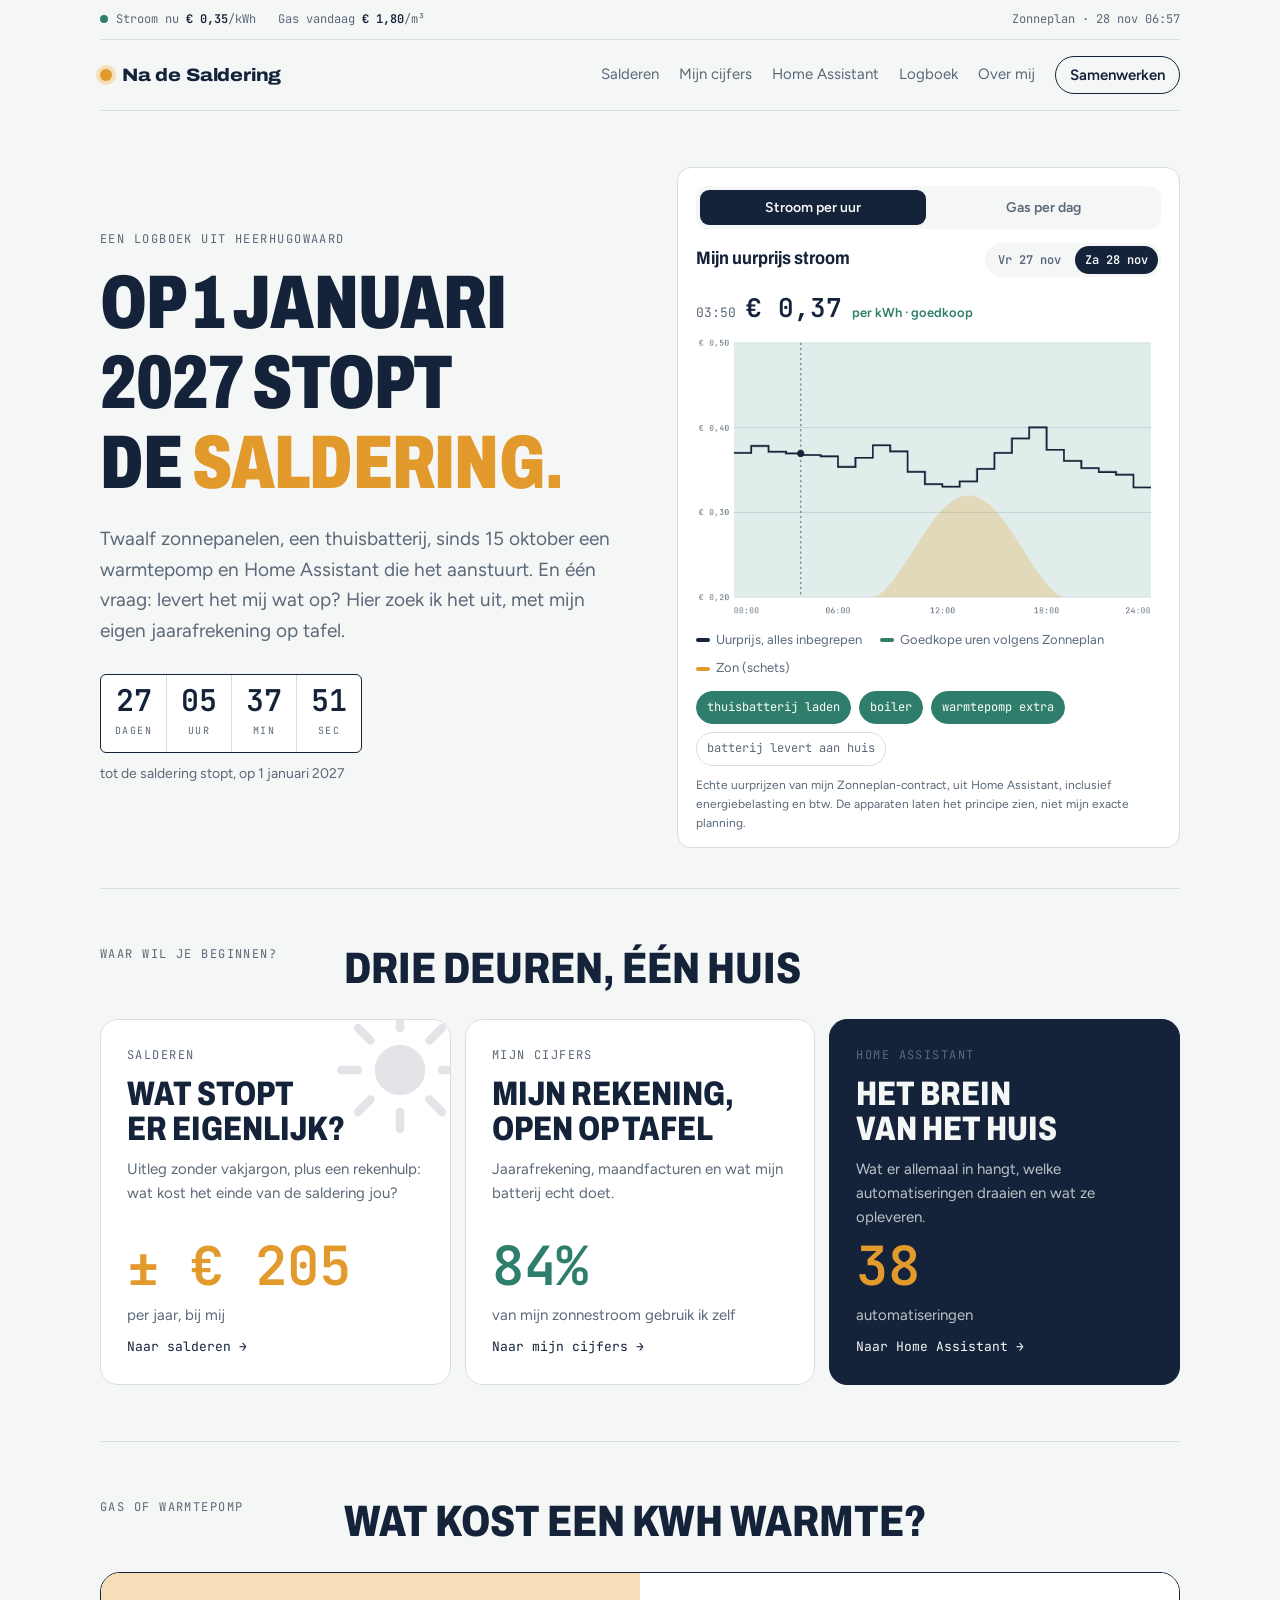
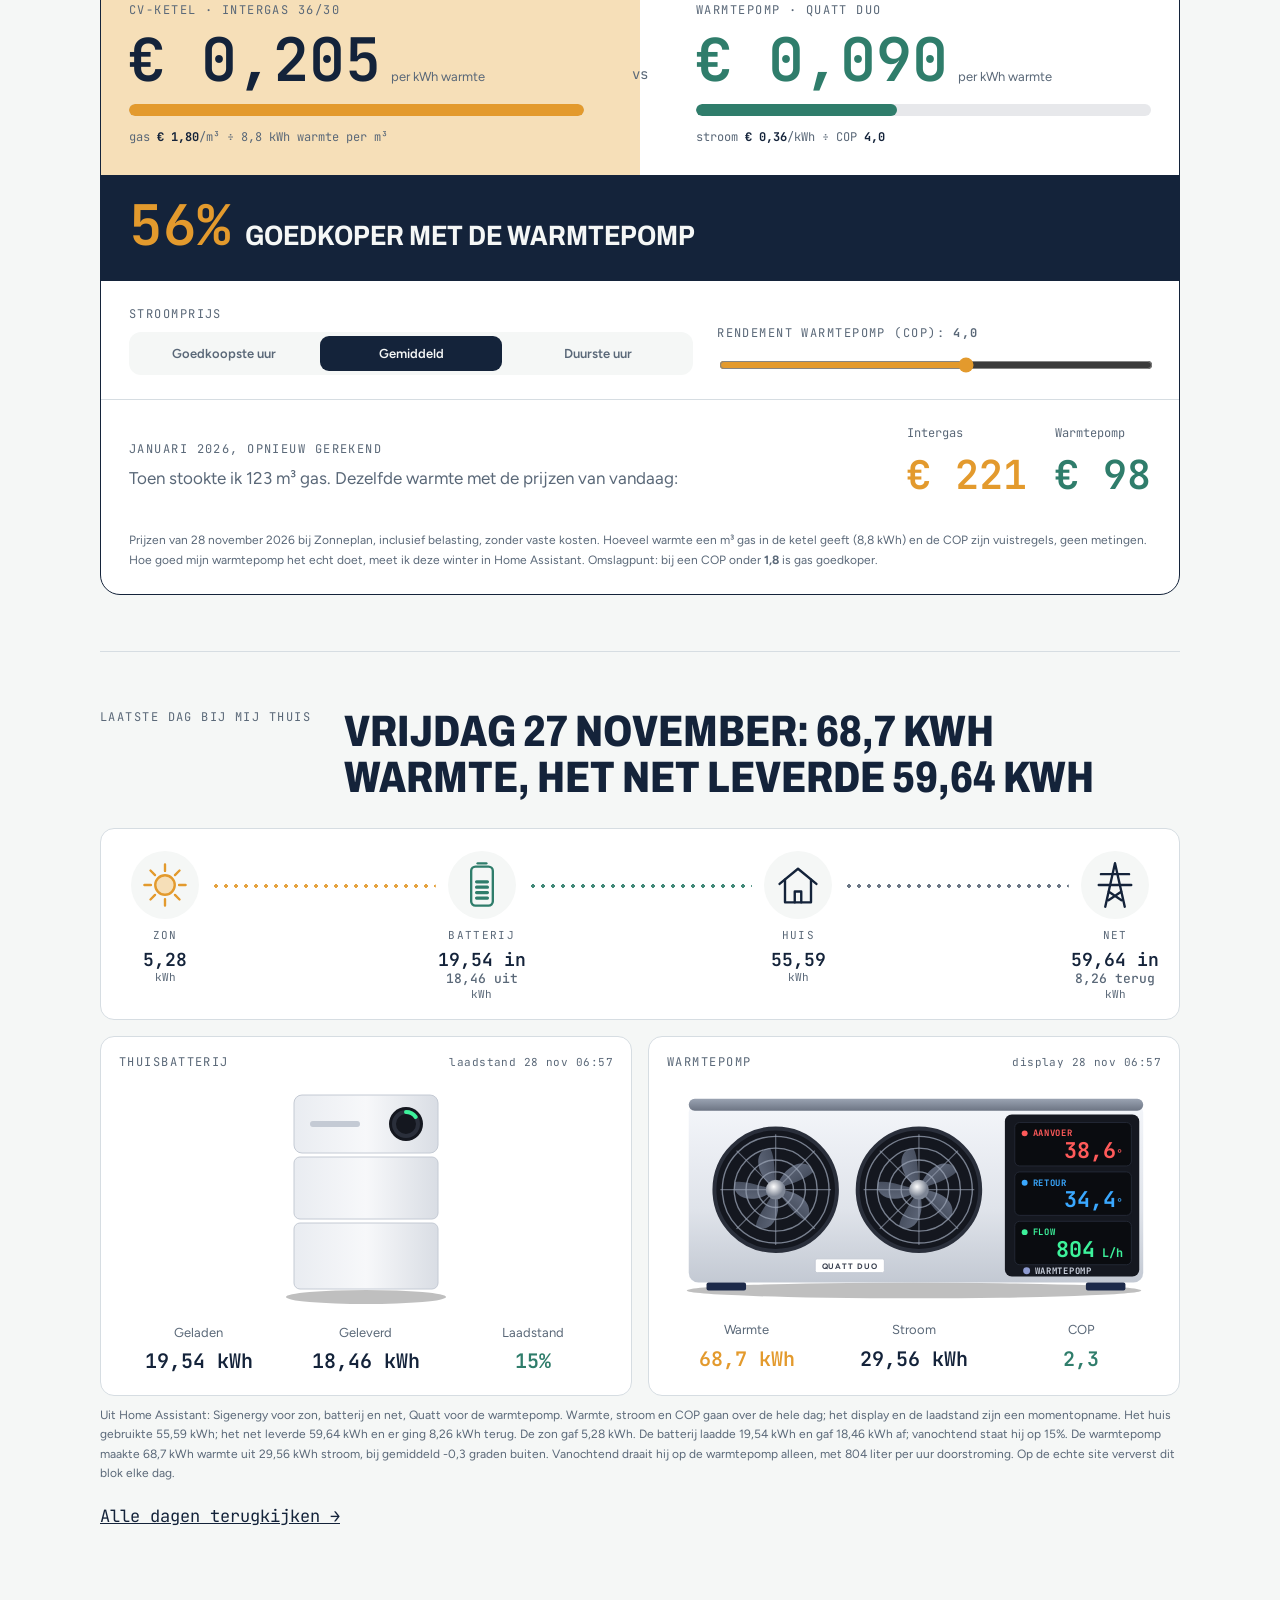
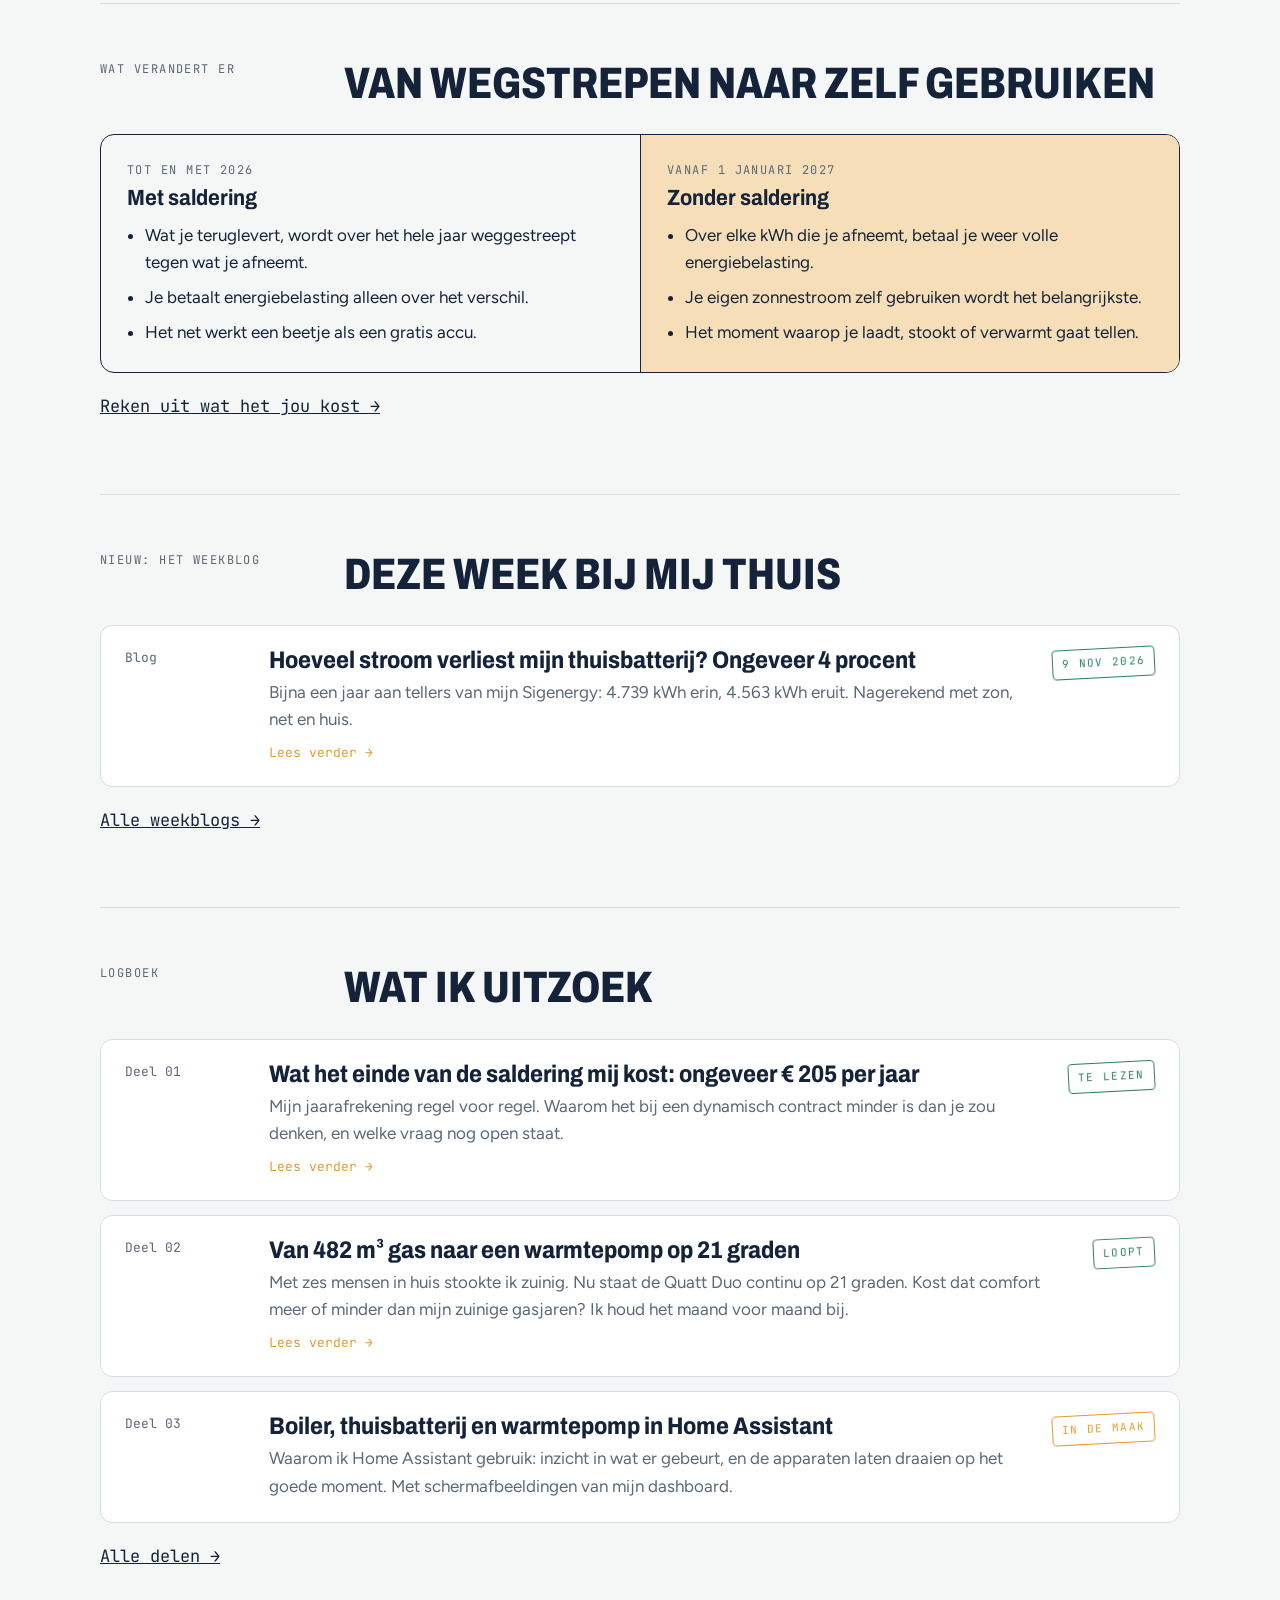
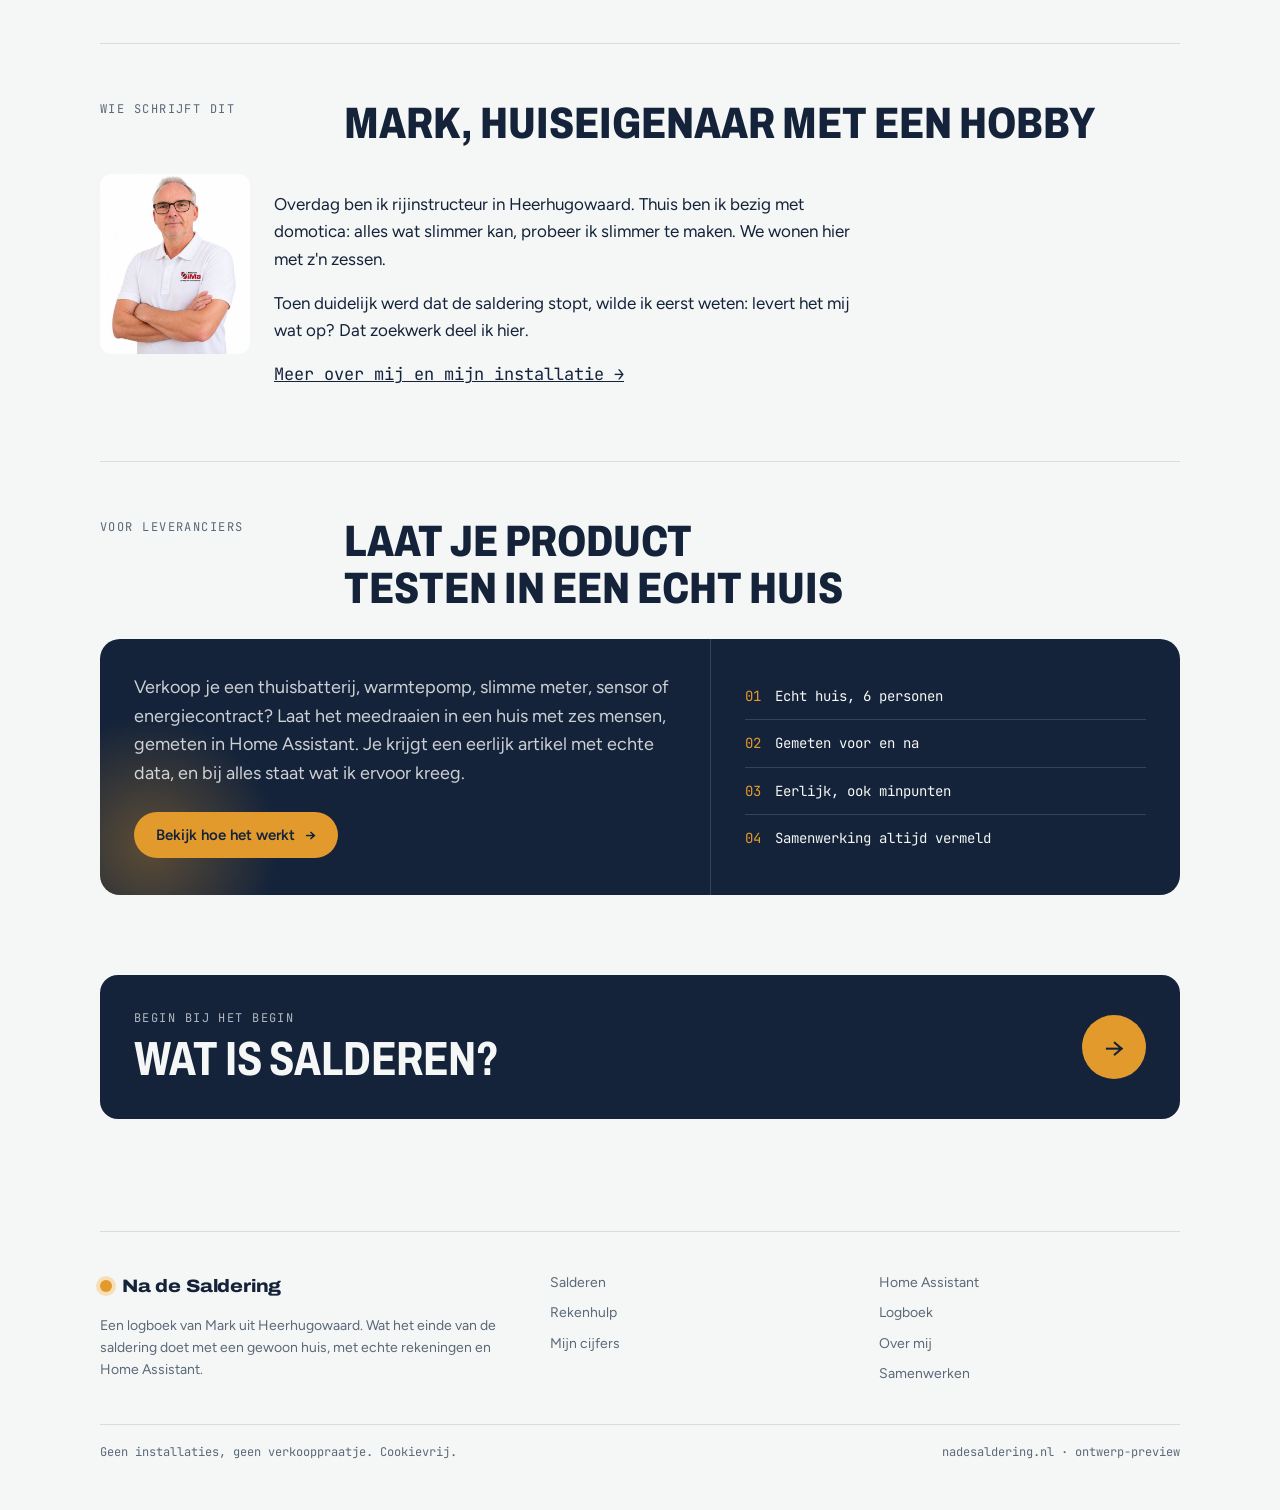
<file: index.html>
<!doctype html><html lang="nl"><head><meta charset="utf-8"><meta name="viewport" content="width=device-width,initial-scale=1,viewport-fit=cover"><title>Na de Saldering</title><meta name="description" content="Wat het einde van de saldering doet met een gewoon huis: echte rekeningen, een thuisbatterij, een warmtepomp en Home Assistant."><meta name="claude:viewport-fit-sides" content="cover"><link rel="preconnect" href="https://fonts.googleapis.com"><link rel="preconnect" href="https://fonts.gstatic.com" crossorigin><link rel="stylesheet" href="https://fonts.googleapis.com/css2?family=Archivo:wdth,wght@62..125,400..900&family=Figtree:wght@400;500;600&family=JetBrains+Mono:wght@400;600&display=swap"><link rel="stylesheet" href="style.css"><script>document.documentElement.classList.add("js")</script></head><body><a class="skip" href="#main">Naar de inhoud</a>
<div class="bar"><div class="wrap">
  <div class="ticker mono" aria-label="Prijzen bij mij thuis, momentopname">
    <span><i class="dot"></i>Stroom nu <b>€ 0,35</b>/kWh</span>
    <span>Gas vandaag <b>€ 1,80</b>/m³</span>
    <span class="t-src">Zonneplan · 28 nov 06:57</span>
  </div>
  <header class="top">
    <a class="logo" href="index.html"><i></i>Na de Saldering</a>
    <button class="menu-btn" aria-expanded="false" aria-controls="menu"><span></span>Menu</button>
    <nav class="top-nav" id="menu" aria-label="Hoofdmenu"><a href="salderen.html">Salderen</a><a href="mijn-cijfers.html">Mijn cijfers</a><a href="home-assistant.html">Home Assistant</a><a href="logboek.html">Logboek</a><a href="over.html">Over mij</a><a href="samenwerken.html">Samenwerken</a></nav>
  </header>
</div></div><div class="wrap"><main id="main"><div class="hero">
  <div>
    <div class="eyebrow">Een logboek uit Heerhugowaard</div>
    <h1 style="margin-top:14px">Op 1 januari 2027 stopt de <em>saldering.</em></h1>
    <p class="lede">Twaalf zonnepanelen, een thuisbatterij, sinds 15 oktober een warmtepomp en Home Assistant die het aanstuurt. En één vraag: levert het mij wat op? Hier zoek ik het uit, met mijn eigen jaarafrekening op tafel.</p>
    <div class="meter" role="timer" aria-live="off" aria-label="Tijd tot het einde van de saldering">
      <div class="cell"><b id="d">76</b><span>dagen</span></div><div class="cell"><b id="h">00</b><span>uur</span></div>
      <div class="cell"><b id="m">00</b><span>min</span></div><div class="cell"><b id="s">00</b><span>sec</span></div></div>
    <div class="meter-cap">tot de saldering stopt, op 1 januari 2027</div>
  </div>
  <figure class="chart" style="margin:0">
  <div class="mode" role="tablist" aria-label="Kies prijs"><button role="tab" aria-selected="true" data-mode="power">Stroom per uur</button><button role="tab" aria-selected="false" data-mode="gas">Gas per dag</button></div>
  <div class="chart-head"><strong data-for="power">Mijn uurprijs stroom</strong><strong data-for="gas" class="hide">Mijn gasprijs sinds april</strong>
    <div class="days" role="tablist" aria-label="Kies dag" data-for="power"><button role="tab" aria-selected="false" data-day="0">Vr 27 nov</button><button role="tab" aria-selected="true" data-day="1">Za 28 nov</button></div></div>
  <div class="readout"><span class="mono" id="clock">00:00</span><b class="mono" id="pnow">€ 0,00</b><span id="pgroup">per kWh</span></div>
  <canvas id="day" width="640" height="400" aria-label="Prijsgrafiek. Stroom: uurprijzen van mijn Zonneplan-contract op 27 en 28 november 2026, duur in de ochtend en vroege avond, goedkoop midden op de dag en 's nachts. Gas: dagprijs van 5 april tot 28 november 2026, van € 1,28 per m³ op 19 april naar € 1,80 nu."></canvas>
  <div class="legend" data-for="power"><span><i style="background:var(--ink)"></i>Uurprijs, alles inbegrepen</span><span><i style="background:var(--grid)"></i>Goedkope uren volgens Zonneplan</span><span><i style="background:var(--sun)"></i>Zon (schets)</span></div>
  <div class="chips" aria-label="Apparaten die Home Assistant inplant" data-for="power"><span class="chip" data-on="low">thuisbatterij laden</span><span class="chip" data-on="low">boiler</span><span class="chip" data-on="low">warmtepomp extra</span><span class="chip" data-on="high">batterij levert aan huis</span></div>
  <div class="gas-facts hide" data-for="gas"><div><b class="mono">€ 1,28</b><span>laagste dagprijs, 19 april</span></div><div><b class="mono">€ 1,80</b><span>nu, per m³</span></div><div><b class="mono">+ 40%</b><span>sinds het voorjaar</span></div></div>
  <figcaption class="note" data-for="power">Echte uurprijzen van mijn Zonneplan-contract, uit Home Assistant, inclusief energiebelasting en btw. De apparaten laten het principe zien, niet mijn exacte planning.</figcaption>
  <figcaption class="note hide" data-for="gas">Mijn gasprijs per dag bij Zonneplan, alles inbegrepen, gemiddeld per dag uit Home Assistant. Een gasdag loopt van 06:00 tot 06:00. Het gas werd duurder net nu mijn warmtepomp het meeste werk overneemt.</figcaption>
</figure>
</div>
<section id="start"><div class="sec-head rv"><div class="eyebrow">Waar wil je beginnen?</div><h2>Drie deuren, één huis</h2></div>
<div class="doors">
  <a class="door d-sun rv" href="salderen.html"><svg viewBox="0 0 100 100" aria-hidden="true"><circle cx="50" cy="50" r="18" fill="currentColor"/><g stroke="currentColor" stroke-width="6" stroke-linecap="round"><path d="M50 8v12M50 80v12M8 50h12M80 50h12M20 20l9 9M71 71l9 9M80 20l-9 9M29 71l-9 9"/></g></svg><div class="eyebrow">Salderen</div><h3>Wat stopt er eigenlijk?</h3><p>Uitleg zonder vakjargon, plus een rekenhulp: wat kost het einde van de saldering jou?</p><span class="num mono">± € 205</span><p>per jaar, bij mij</p><span class="go">Naar salderen <i>→</i></span></a>
  <a class="door d-bat rv" href="mijn-cijfers.html"><div class="eyebrow">Mijn cijfers</div><h3>Mijn rekening, open op tafel</h3><p>Jaarafrekening, maandfacturen en wat mijn batterij echt doet.</p><span class="num mono">84%</span><p>van mijn zonnestroom gebruik ik zelf</p><span class="go">Naar mijn cijfers <i>→</i></span></a>
  <a class="door d-dark rv" href="home-assistant.html"><div class="eyebrow">Home Assistant</div><h3>Het brein van het huis</h3><p>Wat er allemaal in hangt, welke automatiseringen draaien en wat ze opleveren.</p><span class="num mono">38</span><p>automatiseringen</p><span class="go">Naar Home Assistant <i>→</i></span></a>
</div></section>
<section id="warmte"><div class="sec-head rv"><div class="eyebrow">Gas of warmtepomp</div><h2>Wat kost een kWh warmte?</h2></div><div class="heat rv" id="heat">
  <div class="heat-top">
    <div class="heat-side gas"><div class="eyebrow">Cv-ketel · Intergas 36/30</div><div class="heat-price mono"><span id="h-gas-k">€ 0,00</span><small>per kWh warmte</small></div>
      <div class="heat-bar"><i id="h-gas-bar"></i></div><p class="mono">gas <b>€ 1,80</b>/m³ ÷ 8,8 kWh warmte per m³</p></div>
    <div class="heat-vs mono" aria-hidden="true">vs</div>
    <div class="heat-side wp"><div class="eyebrow">Warmtepomp · Quatt Duo</div><div class="heat-price mono"><span id="h-wp-k">€ 0,00</span><small>per kWh warmte</small></div>
      <div class="heat-bar"><i id="h-wp-bar"></i></div><p class="mono">stroom <b id="h-el-p">€ 0,36</b>/kWh ÷ COP <b id="h-cop-t">4,0</b></p></div>
  </div>
  <div class="heat-verdict" aria-live="polite"><b id="h-verdict">0%</b><span id="h-verdict-t">goedkoper met de warmtepomp</span></div>
  <div class="heat-ctl">
    <div><div class="eyebrow">Stroomprijs</div><div class="seg-ctl three" id="h-el" style="margin-top:8px">
      <button type="button" data-v="0.3294" aria-pressed="false">Goedkoopste uur</button><button type="button" data-v="0.3607" aria-pressed="true">Gemiddeld</button><button type="button" data-v="0.4001" aria-pressed="false">Duurste uur</button></div></div>
    <label for="h-cop"><span class="eyebrow">Rendement warmtepomp (COP): <b class="mono" id="h-cop-v">4,0</b></span>
      <input type="range" id="h-cop" class="slide" min="2" max="5.5" step="0.1" value="4"></label>
  </div>
  <div class="heat-jan"><div><div class="eyebrow">Januari 2026, opnieuw gerekend</div><p>Toen stookte ik 123 m³ gas. Dezelfde warmte met de prijzen van vandaag:</p></div>
    <div class="jan-nums mono"><div><span>Intergas</span><b id="h-jan-gas">€ 0</b></div><div><span>Warmtepomp</span><b id="h-jan-wp">€ 0</b></div></div></div>
  <p class="note">Prijzen van 28 november 2026 bij Zonneplan, inclusief belasting, zonder vaste kosten. Hoeveel warmte een m³ gas in de ketel geeft (8,8 kWh) en de COP zijn vuistregels, geen metingen. Hoe goed mijn warmtepomp het echt doet, meet ik deze winter in Home Assistant. Omslagpunt: bij een COP onder <b id="h-break">1,9</b> is gas goedkoper.</p>
</div></section>
<section id="thuis"><div class="sec-head rv"><div class="eyebrow">Laatste dag bij mij thuis</div><h2>Vrijdag 27 november: 68,7 kWh warmte, het net leverde 59,64 kWh</h2></div><div class="eflow rv" aria-label="Energiestromen gisteren">
  <div class="enode n-sun"><svg viewBox="0 0 48 48" aria-hidden="true"><circle cx="24" cy="24" r="9"/><path d="M24 5v6M24 37v6M5 24h6M37 24h6M10.6 10.6l4.2 4.2M33.2 33.2l4.2 4.2M10.6 37.4l4.2-4.2M33.2 14.8l4.2-4.2"/></svg><span>Zon</span><b class="mono" data-k="zon">5,28<small> kWh</small></b></div>
  <i class="econn c-sun" aria-hidden="true"></i>
  <div class="enode n-bat"><svg viewBox="0 0 48 48" aria-hidden="true"><rect x="14" y="7" width="20" height="36" rx="4"/><path d="M20 4h8"/><path class="fill" d="M19 31h10M19 26h10M19 21h10M19 36h10"/></svg><span>Batterij</span><b class="mono"><em data-k="bat-in">19,54 in</em><em data-k="bat-uit">18,46 uit</em><small> kWh</small></b></div>
  <i class="econn c-bat" aria-hidden="true"></i>
  <div class="enode n-home"><svg viewBox="0 0 48 48" aria-hidden="true"><path d="M7 23 24 9l17 14"/><path d="M12 19v21h24V19"/><path d="M21 40V30h6v10"/></svg><span>Huis</span><b class="mono" data-k="huis">55,59<small> kWh</small></b></div>
  <i class="econn c-net rev" aria-hidden="true"></i>
  <div class="enode n-net"><svg viewBox="0 0 48 48" aria-hidden="true"><path d="M24 4 15 44M24 4l9 40M11 14h26M9 24h30M18 30l12 8M30 30l-12 8"/></svg><span>Net</span><b class="mono"><em data-k="net-in">59,64 in</em><em data-k="net-uit">8,26 terug</em><small> kWh</small></b></div>
</div>
<div class="eheat rv">
  <div class="eapp">
    <div class="eapp-hd"><span>Thuisbatterij</span><span class="mono" data-k="bat-tijd">laadstand 28 nov 06:57</span></div>
    <svg class="qbat" viewBox="0 0 200 230" role="img" aria-label="Tekening van mijn thuisbatterij met laadstand">
<defs><linearGradient id="bbody" x1="0" y1="0" x2="1" y2="0"><stop offset="0" stop-color="#e9ecf1"/><stop offset=".5" stop-color="#f7f8fa"/><stop offset="1" stop-color="#d9dde4"/></linearGradient></defs>
<ellipse cx="100" cy="216" rx="80" ry="7" fill="#000" opacity=".25"/>
<rect x="28" y="14" width="144" height="58" rx="8" fill="url(#bbody)" stroke="#c4cad4"/>
<rect x="28" y="76" width="144" height="62" rx="6" fill="url(#bbody)" stroke="#c4cad4"/>
<rect x="28" y="142" width="144" height="66" rx="6" fill="url(#bbody)" stroke="#c4cad4"/>
<circle cx="140" cy="43" r="17" fill="#14171f"/><circle cx="140" cy="43" r="12" fill="none" stroke="#2a2f3b" stroke-width="4"/>
<circle cx="140" cy="43" r="12" fill="none" stroke="#3df29b" stroke-width="4" stroke-linecap="round" pathLength="100" stroke-dasharray="15 100" transform="rotate(-90 140 43)" data-k="bat-ring"/>
<rect x="44" y="40" width="50" height="6" rx="3" fill="#c4cad4"/></svg>
    <div class="qrow"><div class="qst"><span>Geladen</span><b class="mono" data-k="bat-in2">19,54 kWh</b></div><div class="qst"><span>Geleverd</span><b class="mono" data-k="bat-uit2">18,46 kWh</b></div><div class="qst"><span>Laadstand</span><b class="mono c-grid" data-k="bat-soc">15%</b></div></div>
  </div>
  <div class="eapp on">
    <div class="eapp-hd"><span>Warmtepomp</span><span class="mono" data-k="wp-tijd">display 28 nov 06:57</span></div>
    <svg class="qhp" viewBox="0 0 500 230" role="img" aria-label="Tekening van mijn Quatt Duo warmtepomp met display">
<defs><linearGradient id="qbody" x1="0" y1="0" x2="0" y2="1"><stop offset="0" stop-color="#f4f6fa"/><stop offset=".6" stop-color="#dfe3ea"/><stop offset="1" stop-color="#c3c9d3"/></linearGradient><linearGradient id="qtop" x1="0" y1="0" x2="0" y2="1"><stop offset="0" stop-color="#9aa3b2"/><stop offset="1" stop-color="#6d7584"/></linearGradient><radialGradient id="qhub" cx=".4" cy=".35"><stop offset="0" stop-color="#fff"/><stop offset="1" stop-color="#7d8594"/></radialGradient><linearGradient id="qbl" x1="0" y1="0" x2="1" y2="1"><stop offset="0" stop-color="#6b7487"/><stop offset="1" stop-color="#363d4c"/></linearGradient></defs>
<ellipse cx="250" cy="212" rx="230" ry="8" fill="#000" opacity=".25"/><rect x="22" y="22" width="460" height="182" rx="10" fill="url(#qbody)"/><rect x="22" y="18" width="460" height="12" rx="6" fill="url(#qtop)"/><rect x="40" y="204" width="40" height="8" rx="2" fill="#1d2a4a"/><rect x="424" y="204" width="40" height="8" rx="2" fill="#1d2a4a"/>
<circle cx="110" cy="110" r="62" fill="#14171f" stroke="#2a2f3b" stroke-width="4"/><g class="qfan" style="transform-origin:110px 110px"><path transform="rotate(0 110 110)" d="M110 110 C 120 80, 144 78, 148 92 C 140 100, 124 104, 110 110 Z" fill="url(#qbl)"/><path transform="rotate(72 110 110)" d="M110 110 C 120 80, 144 78, 148 92 C 140 100, 124 104, 110 110 Z" fill="url(#qbl)"/><path transform="rotate(144 110 110)" d="M110 110 C 120 80, 144 78, 148 92 C 140 100, 124 104, 110 110 Z" fill="url(#qbl)"/><path transform="rotate(216 110 110)" d="M110 110 C 120 80, 144 78, 148 92 C 140 100, 124 104, 110 110 Z" fill="url(#qbl)"/><path transform="rotate(288 110 110)" d="M110 110 C 120 80, 144 78, 148 92 C 140 100, 124 104, 110 110 Z" fill="url(#qbl)"/></g><circle cx="110" cy="110" r="18" fill="none" stroke="#9aa3b5" stroke-width="1.4" opacity=".75"/><circle cx="110" cy="110" r="30" fill="none" stroke="#9aa3b5" stroke-width="1.4" opacity=".75"/><circle cx="110" cy="110" r="42" fill="none" stroke="#9aa3b5" stroke-width="1.4" opacity=".75"/><circle cx="110" cy="110" r="54" fill="none" stroke="#9aa3b5" stroke-width="1.4" opacity=".75"/><line transform="rotate(0 110 110)" x1="54" y1="110" x2="166" y2="110" stroke="#9aa3b5" stroke-width="1.2" opacity=".6"/><line transform="rotate(45 110 110)" x1="54" y1="110" x2="166" y2="110" stroke="#9aa3b5" stroke-width="1.2" opacity=".6"/><line transform="rotate(90 110 110)" x1="54" y1="110" x2="166" y2="110" stroke="#9aa3b5" stroke-width="1.2" opacity=".6"/><line transform="rotate(135 110 110)" x1="54" y1="110" x2="166" y2="110" stroke="#9aa3b5" stroke-width="1.2" opacity=".6"/><circle cx="110" cy="110" r="10" fill="url(#qhub)"/><circle cx="255" cy="110" r="62" fill="#14171f" stroke="#2a2f3b" stroke-width="4"/><g class="qfan" style="transform-origin:255px 110px"><path transform="rotate(0 255 110)" d="M255 110 C 265 80, 289 78, 293 92 C 285 100, 269 104, 255 110 Z" fill="url(#qbl)"/><path transform="rotate(72 255 110)" d="M255 110 C 265 80, 289 78, 293 92 C 285 100, 269 104, 255 110 Z" fill="url(#qbl)"/><path transform="rotate(144 255 110)" d="M255 110 C 265 80, 289 78, 293 92 C 285 100, 269 104, 255 110 Z" fill="url(#qbl)"/><path transform="rotate(216 255 110)" d="M255 110 C 265 80, 289 78, 293 92 C 285 100, 269 104, 255 110 Z" fill="url(#qbl)"/><path transform="rotate(288 255 110)" d="M255 110 C 265 80, 289 78, 293 92 C 285 100, 269 104, 255 110 Z" fill="url(#qbl)"/></g><circle cx="255" cy="110" r="18" fill="none" stroke="#9aa3b5" stroke-width="1.4" opacity=".75"/><circle cx="255" cy="110" r="30" fill="none" stroke="#9aa3b5" stroke-width="1.4" opacity=".75"/><circle cx="255" cy="110" r="42" fill="none" stroke="#9aa3b5" stroke-width="1.4" opacity=".75"/><circle cx="255" cy="110" r="54" fill="none" stroke="#9aa3b5" stroke-width="1.4" opacity=".75"/><line transform="rotate(0 255 110)" x1="199" y1="110" x2="311" y2="110" stroke="#9aa3b5" stroke-width="1.2" opacity=".6"/><line transform="rotate(45 255 110)" x1="199" y1="110" x2="311" y2="110" stroke="#9aa3b5" stroke-width="1.2" opacity=".6"/><line transform="rotate(90 255 110)" x1="199" y1="110" x2="311" y2="110" stroke="#9aa3b5" stroke-width="1.2" opacity=".6"/><line transform="rotate(135 255 110)" x1="199" y1="110" x2="311" y2="110" stroke="#9aa3b5" stroke-width="1.2" opacity=".6"/><circle cx="255" cy="110" r="10" fill="url(#qhub)"/>
<rect x="342" y="34" width="136" height="164" rx="7" fill="#151820"/>
<rect x="352" y="42" width="118" height="44" rx="5" fill="#0a0c10" stroke="#232834"/><circle cx="362" cy="53" r="3" fill="#ff5a5a"/><text x="370" y="56" class="qlb" fill="#ff5a5a">AANVOER</text><text x="462" y="78" class="qlcd" fill="#ff5a5a" text-anchor="end"><tspan data-k="wp-aanvoer">38,6</tspan><tspan class="qun">°</tspan></text><rect x="352" y="92" width="118" height="44" rx="5" fill="#0a0c10" stroke="#232834"/><circle cx="362" cy="103" r="3" fill="#3aa8ff"/><text x="370" y="106" class="qlb" fill="#3aa8ff">RETOUR</text><text x="462" y="128" class="qlcd" fill="#3aa8ff" text-anchor="end"><tspan data-k="wp-retour">34,4</tspan><tspan class="qun">°</tspan></text><rect x="352" y="142" width="118" height="44" rx="5" fill="#0a0c10" stroke="#232834"/><circle cx="362" cy="153" r="3" fill="#3df29b"/><text x="370" y="156" class="qlb" fill="#3df29b">FLOW</text><text x="462" y="178" class="qlcd" fill="#3df29b" text-anchor="end"><tspan data-k="wp-flow">804</tspan><tspan class="qun"> L/h</tspan></text>
<circle cx="364" cy="192" r="3.5" fill="#8e9bd0"/><text x="372" y="195" class="qlb" fill="#c9cfdb" data-k="wp-status">WARMTEPOMP</text>
<rect x="150" y="180" width="70" height="14" rx="2" fill="#fff" stroke="#c4cad4"/><text x="185" y="190" class="qbrand" text-anchor="middle">QUATT DUO</text></svg>
    <div class="qrow"><div class="qst"><span>Warmte</span><b class="mono c-sun" data-k="wp-warmte">68,7 kWh</b></div><div class="qst"><span>Stroom</span><b class="mono" data-k="wp-stroom">29,56 kWh</b></div><div class="qst"><span>COP</span><b class="mono c-grid" data-k="wp-cop">2,3</b></div></div>
  </div>
</div>
<p class="note">Uit Home Assistant: Sigenergy voor zon, batterij en net, Quatt voor de warmtepomp. Warmte, stroom en COP gaan over de hele dag; het display en de laadstand zijn een momentopname. Het huis gebruikte 55,59 kWh; het net leverde 59,64 kWh en er ging 8,26 kWh terug. De zon gaf 5,28 kWh. De batterij laadde 19,54 kWh en gaf 18,46 kWh af; vanochtend staat hij op 15%. De warmtepomp maakte 68,7 kWh warmte uit 29,56 kWh stroom, bij gemiddeld <span data-k="buiten">-0,3</span> graden buiten. Vanochtend draait hij op de warmtepomp alleen, met 804 liter per uur doorstroming. Op de echte site ververst dit blok elke dag.</p><p class="rv" style="margin-top:20px"><a class="mono" href="dagen.html">Alle dagen terugkijken →</a></p></section>
<section id="verandert"><div class="sec-head rv"><div class="eyebrow">Wat verandert er</div><h2>Van wegstrepen naar zelf gebruiken</h2></div><div class="compare rv">
  <div><div class="eyebrow">Tot en met 2026</div><h3>Met saldering</h3><ul>
    <li>Wat je teruglevert, wordt over het hele jaar weggestreept tegen wat je afneemt.</li>
    <li>Je betaalt energiebelasting alleen over het verschil.</li>
    <li>Het net werkt een beetje als een gratis accu.</li></ul></div>
  <div><div class="eyebrow">Vanaf 1 januari 2027</div><h3>Zonder saldering</h3><ul>
    <li>Over elke kWh die je afneemt, betaal je weer volle energiebelasting.</li>
    <li>Je eigen zonnestroom zelf gebruiken wordt het belangrijkste.</li>
    <li>Het moment waarop je laadt, stookt of verwarmt gaat tellen.</li></ul></div>
</div><p class="rv" style="margin-top:20px"><a class="mono" href="salderen.html#rekenhulp">Reken uit wat het jou kost →</a></p></section>
<section id="weekblog"><div class="sec-head rv"><div class="eyebrow">Nieuw: het weekblog</div><h2>Deze week bij mij thuis</h2></div><div class="log"><a class="entry rv" href="batterij-rendement.html"><div class="no">Blog</div><div><h3>Hoeveel stroom verliest mijn thuisbatterij? Ongeveer 4 procent</h3><p>Bijna een jaar aan tellers van mijn Sigenergy: 4.739 kWh erin, 4.563 kWh eruit. Nagerekend met zon, net en huis.</p><span class="go">Lees verder →</span></div><span class="stamp live">9 nov 2026</span></a></div><p class="rv" style="margin-top:20px"><a class="mono" href="logboek.html#weekblog">Alle weekblogs →</a></p></section>
<section id="logboek"><div class="sec-head rv"><div class="eyebrow">Logboek</div><h2>Wat ik uitzoek</h2></div><div class="log"><a class="entry rv" href="deel-01.html"><div class="no">Deel 01</div><div><h3>Wat het einde van de saldering mij kost: ongeveer € 205 per jaar</h3><p>Mijn jaarafrekening regel voor regel. Waarom het bij een dynamisch contract minder is dan je zou denken, en welke vraag nog open staat.</p><span class="go">Lees verder →</span></div><span class="stamp live">Te lezen</span></a><a class="entry rv" href="deel-02.html"><div class="no">Deel 02</div><div><h3>Van 482 m³ gas naar een warmtepomp op 21 graden</h3><p>Met zes mensen in huis stookte ik zuinig. Nu staat de Quatt Duo continu op 21 graden. Kost dat comfort meer of minder dan mijn zuinige gasjaren? Ik houd het maand voor maand bij.</p><span class="go">Lees verder →</span></div><span class="stamp live">Loopt</span></a><article class="entry rv"><div class="no">Deel 03</div><div><h3>Boiler, thuisbatterij en warmtepomp in Home Assistant</h3><p>Waarom ik Home Assistant gebruik: inzicht in wat er gebeurt, en de apparaten laten draaien op het goede moment. Met schermafbeeldingen van mijn dashboard.</p></div><span class="stamp ">In de maak</span></article></div><p class="rv" style="margin-top:20px"><a class="mono" href="logboek.html">Alle delen →</a></p></section>
<section id="wie"><div class="sec-head rv"><div class="eyebrow">Wie schrijft dit</div><h2>Mark, huiseigenaar met een hobby</h2></div><div class="who rv" style="max-width:760px"><img src="mark.jpg" alt="Mark" width="534" height="640" loading="lazy"><div>
<p>Overdag ben ik rijinstructeur in Heerhugowaard. Thuis ben ik bezig met domotica: alles wat slimmer kan, probeer ik slimmer te maken. We wonen hier met z'n zessen.</p>
<p>Toen duidelijk werd dat de saldering stopt, wilde ik eerst weten: levert het mij wat op? Dat zoekwerk deel ik hier.</p>
<p><a class="mono" href="over.html">Meer over mij en mijn installatie →</a></p></div></div></section>
<section id="leveranciers"><div class="sec-head rv"><div class="eyebrow">Voor leveranciers</div><h2>Laat je product testen in een echt huis</h2></div><div class="supplier rv"><div class="sup-text"><p>Verkoop je een thuisbatterij, warmtepomp, slimme meter, sensor of energiecontract? Laat het meedraaien in een huis met zes mensen, gemeten in Home Assistant. Je krijgt een eerlijk artikel met echte data, en bij alles staat wat ik ervoor kreeg.</p>
<a class="sup-btn" href="samenwerken.html">Bekijk hoe het werkt <i>→</i></a></div>
<ul class="sup-list mono"><li><span>01</span>Echt huis, 6 personen</li><li><span>02</span>Gemeten voor en na</li><li><span>03</span>Eerlijk, ook minpunten</li><li><span>04</span>Samenwerking altijd vermeld</li></ul></div></section>
<section class="end rv"><a class="next" href="salderen.html"><div><div class="eyebrow">Begin bij het begin</div><h2>Wat is salderen?</h2></div><span class="arr" aria-hidden="true">→</span></a></section></main><footer class="foot">
  <div><a class="logo" href="index.html"><i></i>Na de Saldering</a>
    <p>Een logboek van Mark uit Heerhugowaard. Wat het einde van de saldering doet met een gewoon huis, met echte rekeningen en Home Assistant.</p></div>
  <div><ul><li><a href="salderen.html">Salderen</a></li><li><a href="salderen.html#rekenhulp">Rekenhulp</a></li><li><a href="mijn-cijfers.html">Mijn cijfers</a></li></ul></div>
  <div><ul><li><a href="home-assistant.html">Home Assistant</a></li><li><a href="logboek.html">Logboek</a></li><li><a href="over.html">Over mij</a></li><li><a href="samenwerken.html">Samenwerken</a></li></ul></div>
  <div class="fine"><span>Geen installaties, geen verkooppraatje. Cookievrij.</span><span>nadesaldering.nl · ontwerp-preview</span></div>
</footer></div><script src="app.js"></script></body></html>
</file>
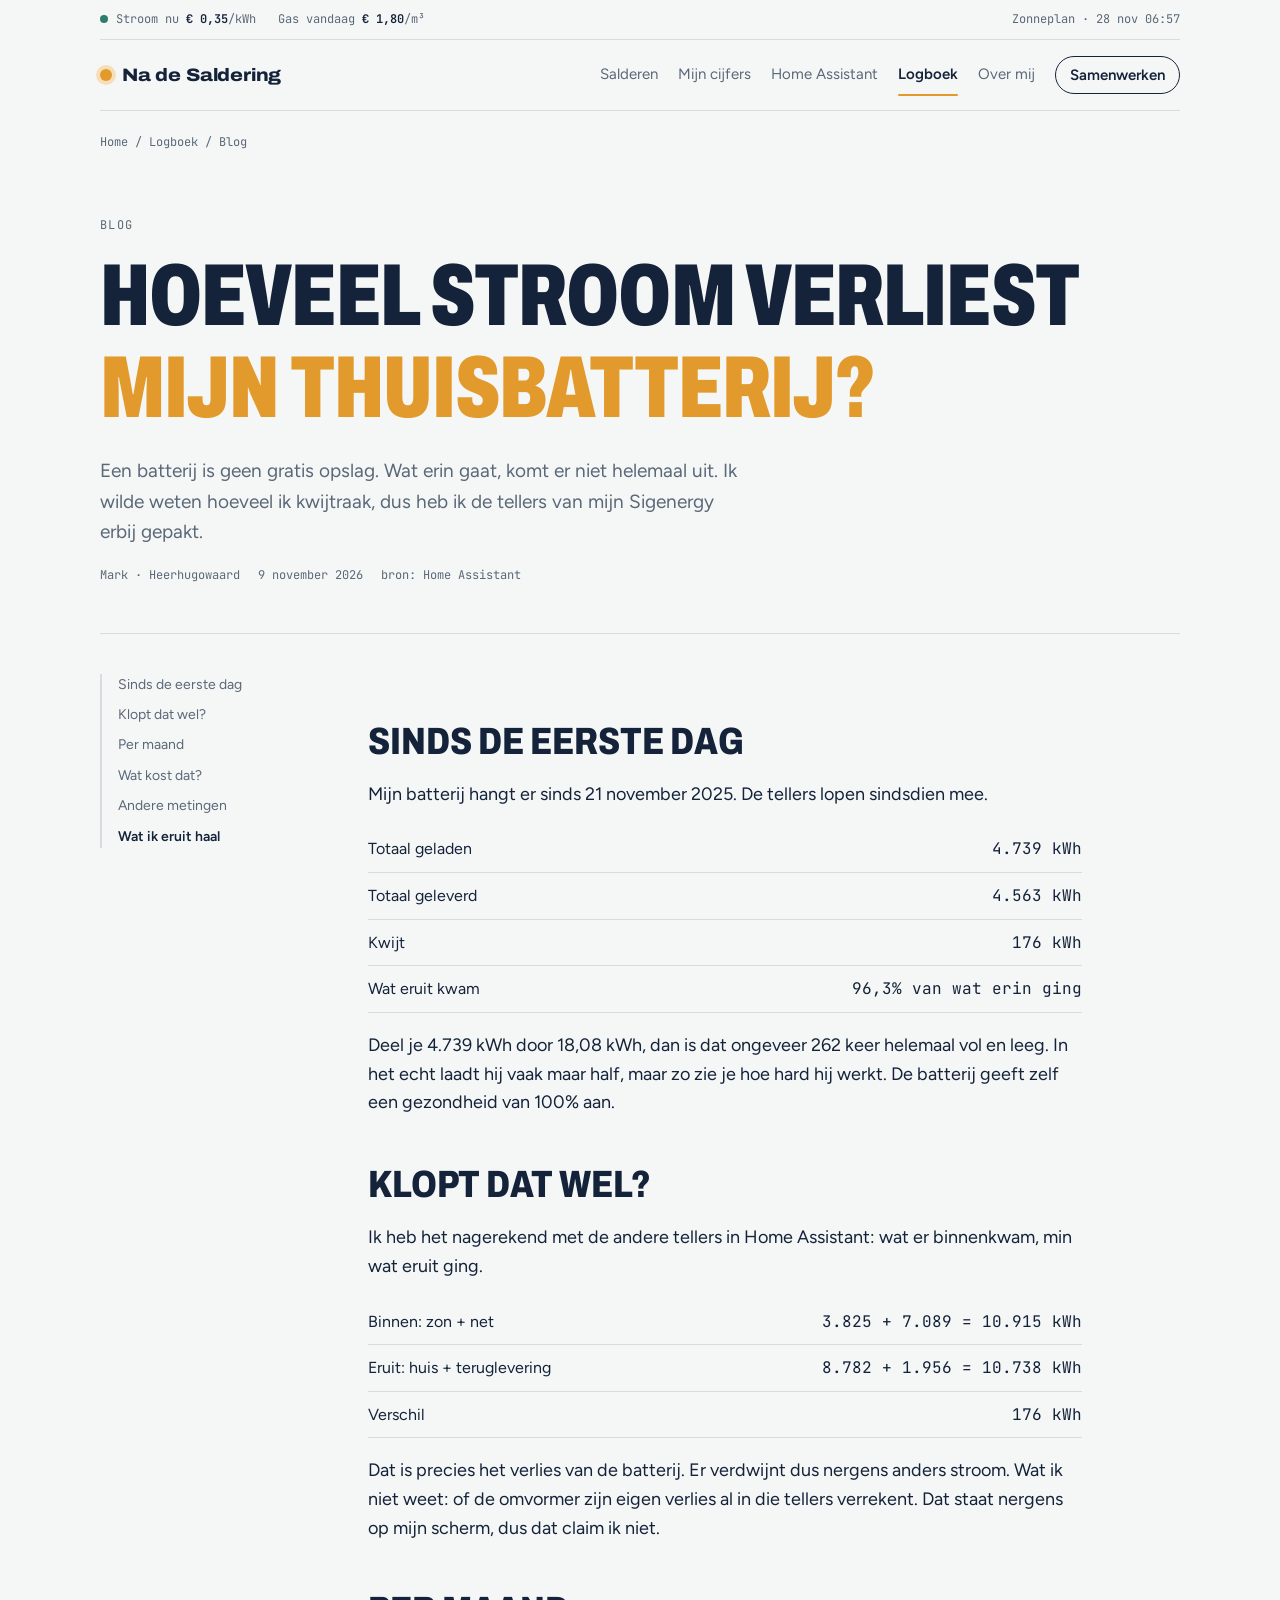
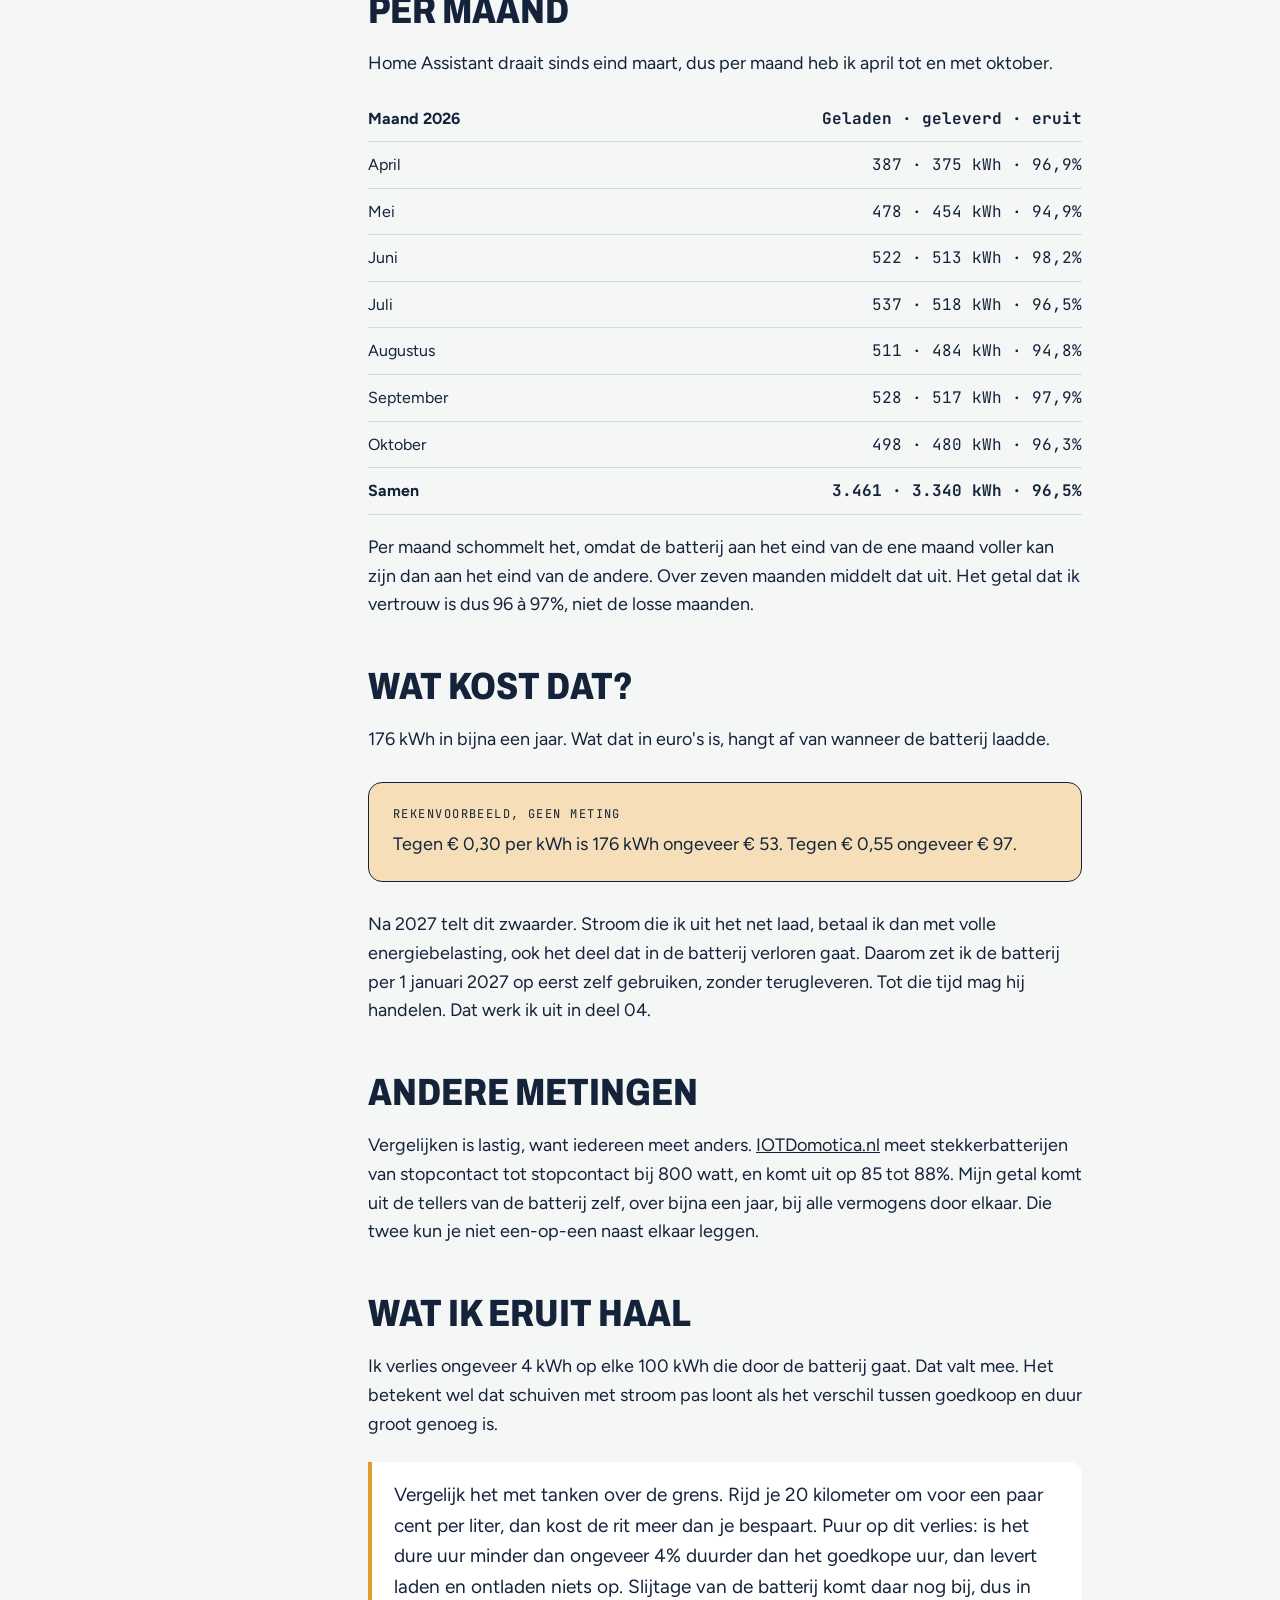
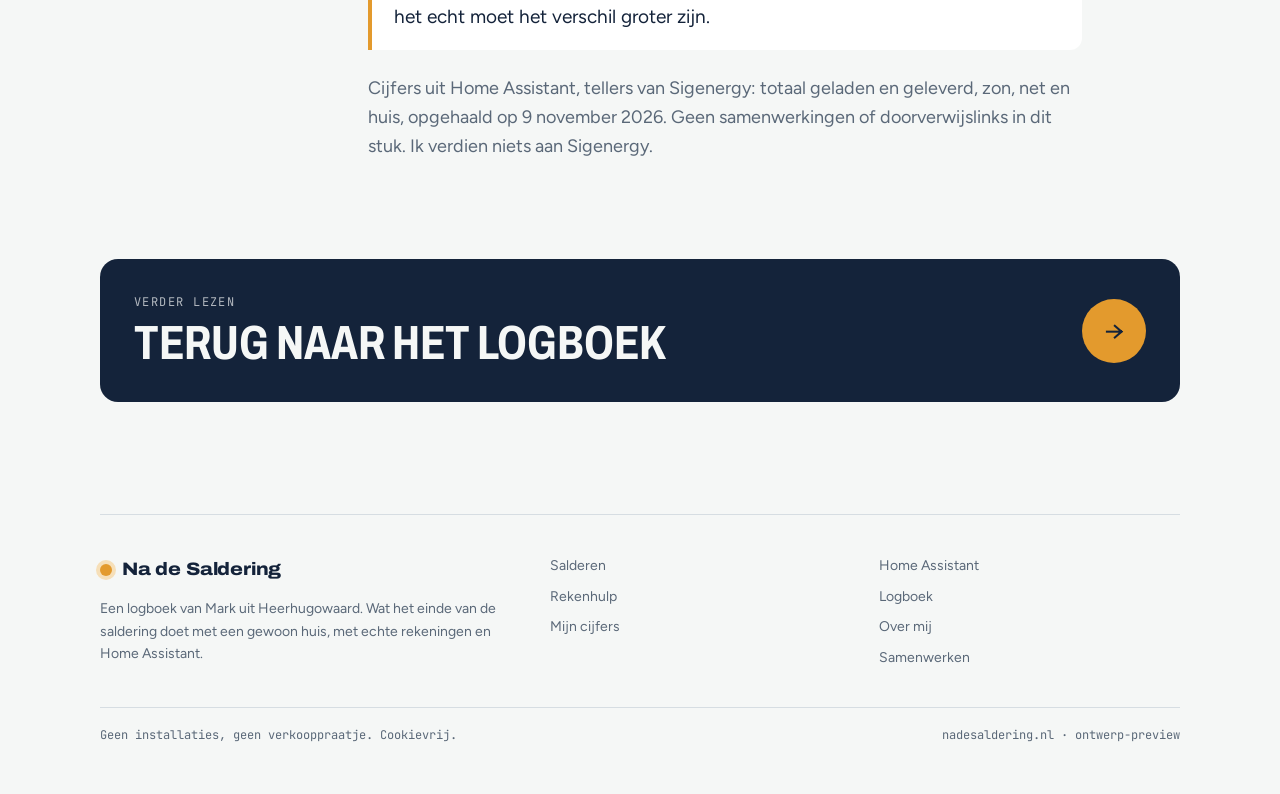
<file: batterij-rendement.html>
<!doctype html><html lang="nl"><head><meta charset="utf-8"><meta name="viewport" content="width=device-width,initial-scale=1,viewport-fit=cover"><title>Blog: Hoeveel stroom verliest <em>mijn thuisbatterij?</em> · Na de Saldering</title><meta name="description" content="Een batterij is geen gratis opslag. Wat erin gaat, komt er niet helemaal uit. Ik wilde weten hoeveel ik kwijtraak, dus heb ik de tellers van mijn Sigenergy erbij gepakt."><meta name="claude:viewport-fit-sides" content="cover"><link rel="preconnect" href="https://fonts.googleapis.com"><link rel="preconnect" href="https://fonts.gstatic.com" crossorigin><link rel="stylesheet" href="https://fonts.googleapis.com/css2?family=Archivo:wdth,wght@62..125,400..900&family=Figtree:wght@400;500;600&family=JetBrains+Mono:wght@400;600&display=swap"><link rel="stylesheet" href="style.css"><script>document.documentElement.classList.add("js")</script></head><body><div class="progress" aria-hidden="true"></div><a class="skip" href="#main">Naar de inhoud</a>
<div class="bar"><div class="wrap">
  <div class="ticker mono" aria-label="Prijzen bij mij thuis, momentopname">
    <span><i class="dot"></i>Stroom nu <b>€ 0,35</b>/kWh</span>
    <span>Gas vandaag <b>€ 1,80</b>/m³</span>
    <span class="t-src">Zonneplan · 28 nov 06:57</span>
  </div>
  <header class="top">
    <a class="logo" href="index.html"><i></i>Na de Saldering</a>
    <button class="menu-btn" aria-expanded="false" aria-controls="menu"><span></span>Menu</button>
    <nav class="top-nav" id="menu" aria-label="Hoofdmenu"><a href="salderen.html">Salderen</a><a href="mijn-cijfers.html">Mijn cijfers</a><a href="home-assistant.html">Home Assistant</a><a href="logboek.html" aria-current="page">Logboek</a><a href="over.html">Over mij</a><a href="samenwerken.html">Samenwerken</a></nav>
  </header>
</div></div><div class="wrap"><main id="main"><div class="crumbs"><a href="index.html">Home</a> / <a href="logboek.html">Logboek</a> / Blog</div><div class="phero" style="grid-template-columns:1fr"><div><div class="eyebrow">Blog</div><h1>Hoeveel stroom verliest <em>mijn thuisbatterij?</em></h1><p class="lede">Een batterij is geen gratis opslag. Wat erin gaat, komt er niet helemaal uit. Ik wilde weten hoeveel ik kwijtraak, dus heb ik de tellers van mijn Sigenergy erbij gepakt.</p><div class="meta-row"><span>Mark · Heerhugowaard</span><span>9 november 2026</span><span>bron: Home Assistant</span></div></div></div><section style="padding-top:40px"><div class="art-layout"><nav class="toc" aria-label="In dit deel"><a href="#totaal">Sinds de eerste dag</a><a href="#klopt">Klopt dat wel?</a><a href="#maand">Per maand</a><a href="#kost">Wat kost dat?</a><a href="#anders">Andere metingen</a><a href="#les">Wat ik eruit haal</a></nav><article class="prose"><h2 id="totaal">Sinds de eerste dag</h2>
<p>Mijn batterij hangt er sinds 21 november 2025. De tellers lopen sindsdien mee.</p>
<table><tr><td>Totaal geladen</td><td>4.739 kWh</td></tr><tr><td>Totaal geleverd</td><td>4.563 kWh</td></tr><tr><td>Kwijt</td><td>176 kWh</td></tr><tr><td>Wat eruit kwam</td><td>96,3% van wat erin ging</td></tr></table>
<p>Deel je 4.739 kWh door 18,08 kWh, dan is dat ongeveer 262 keer helemaal vol en leeg. In het echt laadt hij vaak maar half, maar zo zie je hoe hard hij werkt. De batterij geeft zelf een gezondheid van 100% aan.</p>
<h2 id="klopt">Klopt dat wel?</h2>
<p>Ik heb het nagerekend met de andere tellers in Home Assistant: wat er binnenkwam, min wat eruit ging.</p>
<table><tr><td>Binnen: zon + net</td><td>3.825 + 7.089 = 10.915 kWh</td></tr><tr><td>Eruit: huis + teruglevering</td><td>8.782 + 1.956 = 10.738 kWh</td></tr><tr><td>Verschil</td><td>176 kWh</td></tr></table>
<p>Dat is precies het verlies van de batterij. Er verdwijnt dus nergens anders stroom. Wat ik niet weet: of de omvormer zijn eigen verlies al in die tellers verrekent. Dat staat nergens op mijn scherm, dus dat claim ik niet.</p>
<h2 id="maand">Per maand</h2>
<p>Home Assistant draait sinds eind maart, dus per maand heb ik april tot en met oktober.</p>
<table><tr><td><b>Maand 2026</b></td><td><b>Geladen · geleverd · eruit</b></td></tr><tr><td>April</td><td>387 · 375 kWh · 96,9%</td></tr><tr><td>Mei</td><td>478 · 454 kWh · 94,9%</td></tr><tr><td>Juni</td><td>522 · 513 kWh · 98,2%</td></tr><tr><td>Juli</td><td>537 · 518 kWh · 96,5%</td></tr><tr><td>Augustus</td><td>511 · 484 kWh · 94,8%</td></tr><tr><td>September</td><td>528 · 517 kWh · 97,9%</td></tr><tr><td>Oktober</td><td>498 · 480 kWh · 96,3%</td></tr><tr><td><b>Samen</b></td><td><b>3.461 · 3.340 kWh · 96,5%</b></td></tr></table>
<p>Per maand schommelt het, omdat de batterij aan het eind van de ene maand voller kan zijn dan aan het eind van de andere. Over zeven maanden middelt dat uit. Het getal dat ik vertrouw is dus 96 à 97%, niet de losse maanden.</p>
<h2 id="kost">Wat kost dat?</h2>
<p>176 kWh in bijna een jaar. Wat dat in euro's is, hangt af van wanneer de batterij laadde.</p>
<div class="callout"><div class="eyebrow">Rekenvoorbeeld, geen meting</div><p>Tegen € 0,30 per kWh is 176 kWh ongeveer € 53. Tegen € 0,55 ongeveer € 97.</p></div>
<p>Na 2027 telt dit zwaarder. Stroom die ik uit het net laad, betaal ik dan met volle energiebelasting, ook het deel dat in de batterij verloren gaat. Daarom zet ik de batterij per 1 januari 2027 op eerst zelf gebruiken, zonder terugleveren. Tot die tijd mag hij handelen. Dat werk ik uit in deel 04.</p>
<h2 id="anders">Andere metingen</h2>
<p>Vergelijken is lastig, want iedereen meet anders. <a href="https://iotdomotica.nl/" rel="noopener">IOTDomotica.nl</a> meet stekkerbatterijen van stopcontact tot stopcontact bij 800 watt, en komt uit op 85 tot 88%. Mijn getal komt uit de tellers van de batterij zelf, over bijna een jaar, bij alle vermogens door elkaar. Die twee kun je niet een-op-een naast elkaar leggen.</p>
<h2 id="les">Wat ik eruit haal</h2>
<p>Ik verlies ongeveer 4 kWh op elke 100 kWh die door de batterij gaat. Dat valt mee. Het betekent wel dat schuiven met stroom pas loont als het verschil tussen goedkoop en duur groot genoeg is.</p>
<blockquote>Vergelijk het met tanken over de grens. Rijd je 20 kilometer om voor een paar cent per liter, dan kost de rit meer dan je bespaart. Puur op dit verlies: is het dure uur minder dan ongeveer 4% duurder dan het goedkope uur, dan levert laden en ontladen niets op. Slijtage van de batterij komt daar nog bij, dus in het echt moet het verschil groter zijn.</blockquote>
<p class="note">Cijfers uit Home Assistant, tellers van Sigenergy: totaal geladen en geleverd, zon, net en huis, opgehaald op 9 november 2026. Geen samenwerkingen of doorverwijslinks in dit stuk. Ik verdien niets aan Sigenergy.</p></article></div></section><section class="end rv"><a class="next" href="logboek.html"><div><div class="eyebrow">Verder lezen</div><h2>Terug naar het logboek</h2></div><span class="arr" aria-hidden="true">→</span></a></section></main><footer class="foot">
  <div><a class="logo" href="index.html"><i></i>Na de Saldering</a>
    <p>Een logboek van Mark uit Heerhugowaard. Wat het einde van de saldering doet met een gewoon huis, met echte rekeningen en Home Assistant.</p></div>
  <div><ul><li><a href="salderen.html">Salderen</a></li><li><a href="salderen.html#rekenhulp">Rekenhulp</a></li><li><a href="mijn-cijfers.html">Mijn cijfers</a></li></ul></div>
  <div><ul><li><a href="home-assistant.html">Home Assistant</a></li><li><a href="logboek.html">Logboek</a></li><li><a href="over.html">Over mij</a></li><li><a href="samenwerken.html">Samenwerken</a></li></ul></div>
  <div class="fine"><span>Geen installaties, geen verkooppraatje. Cookievrij.</span><span>nadesaldering.nl · ontwerp-preview</span></div>
</footer></div><script src="app.js"></script></body></html>
</file>
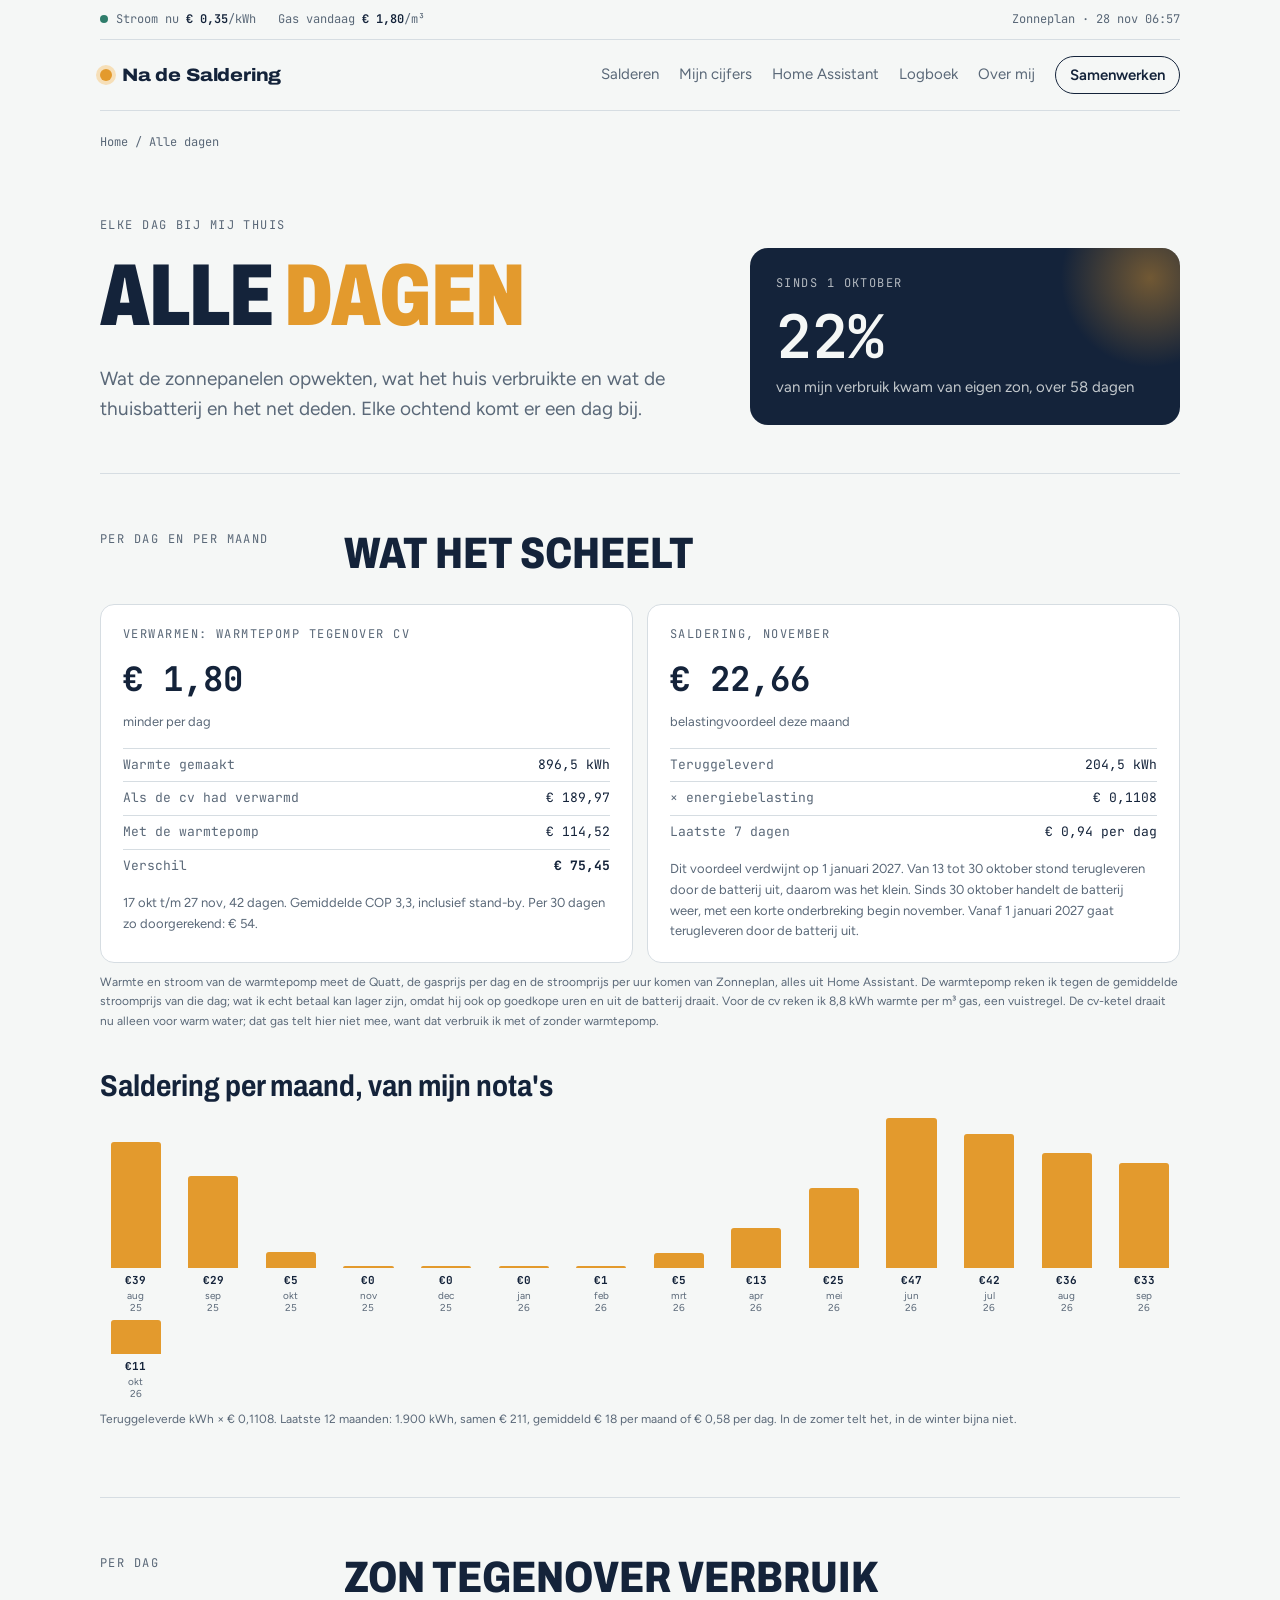
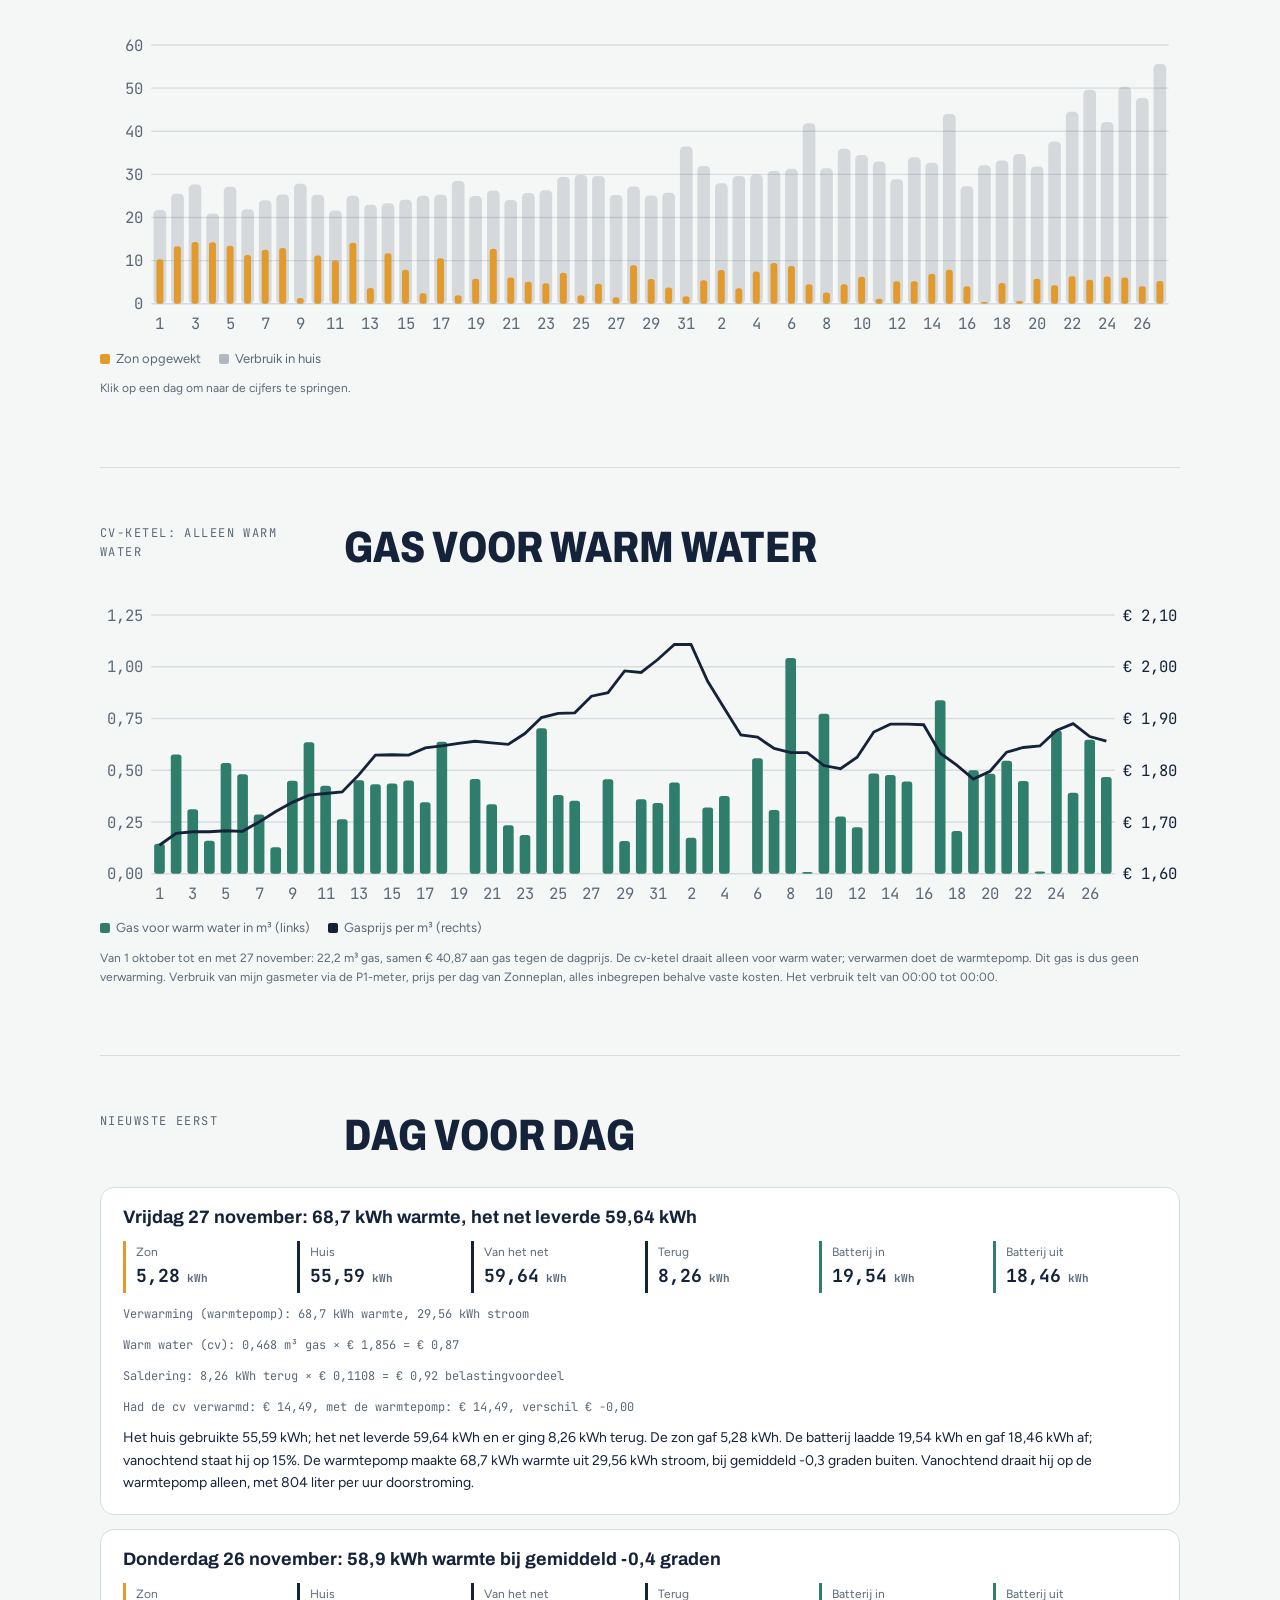
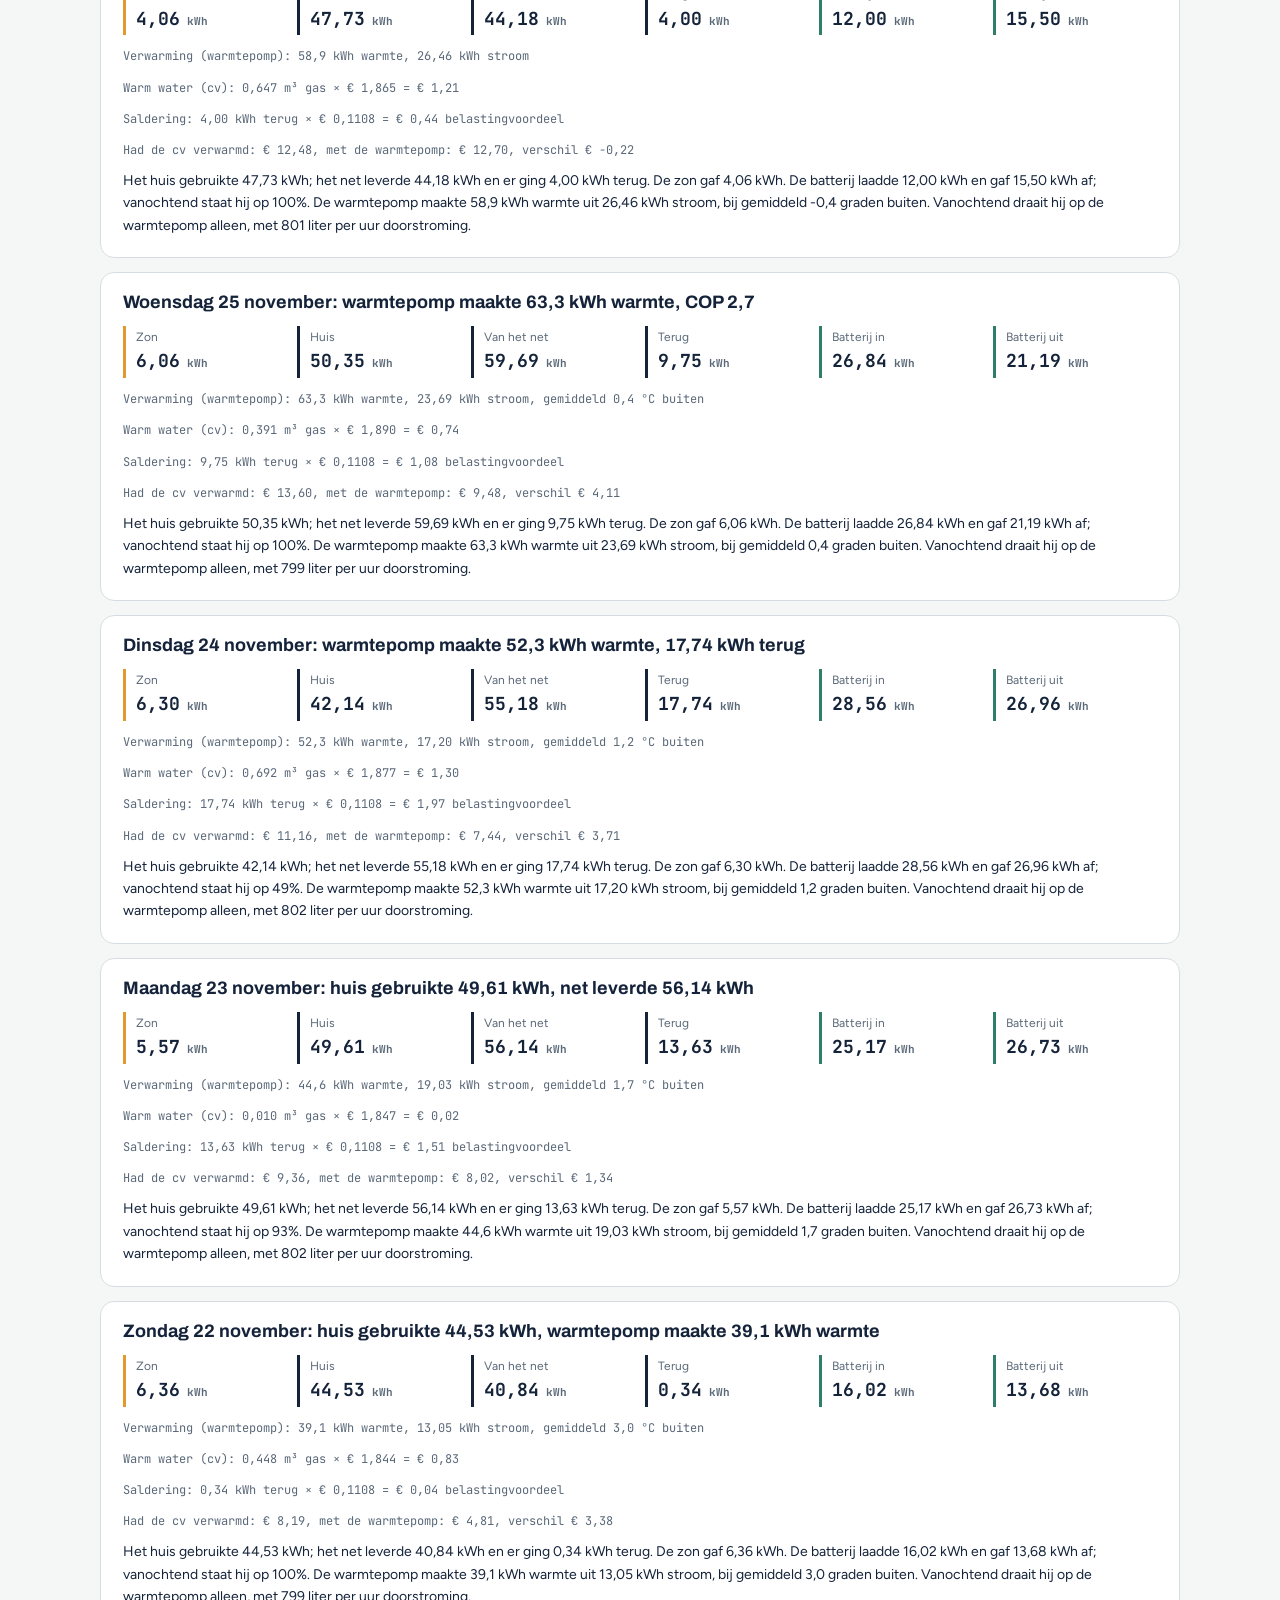
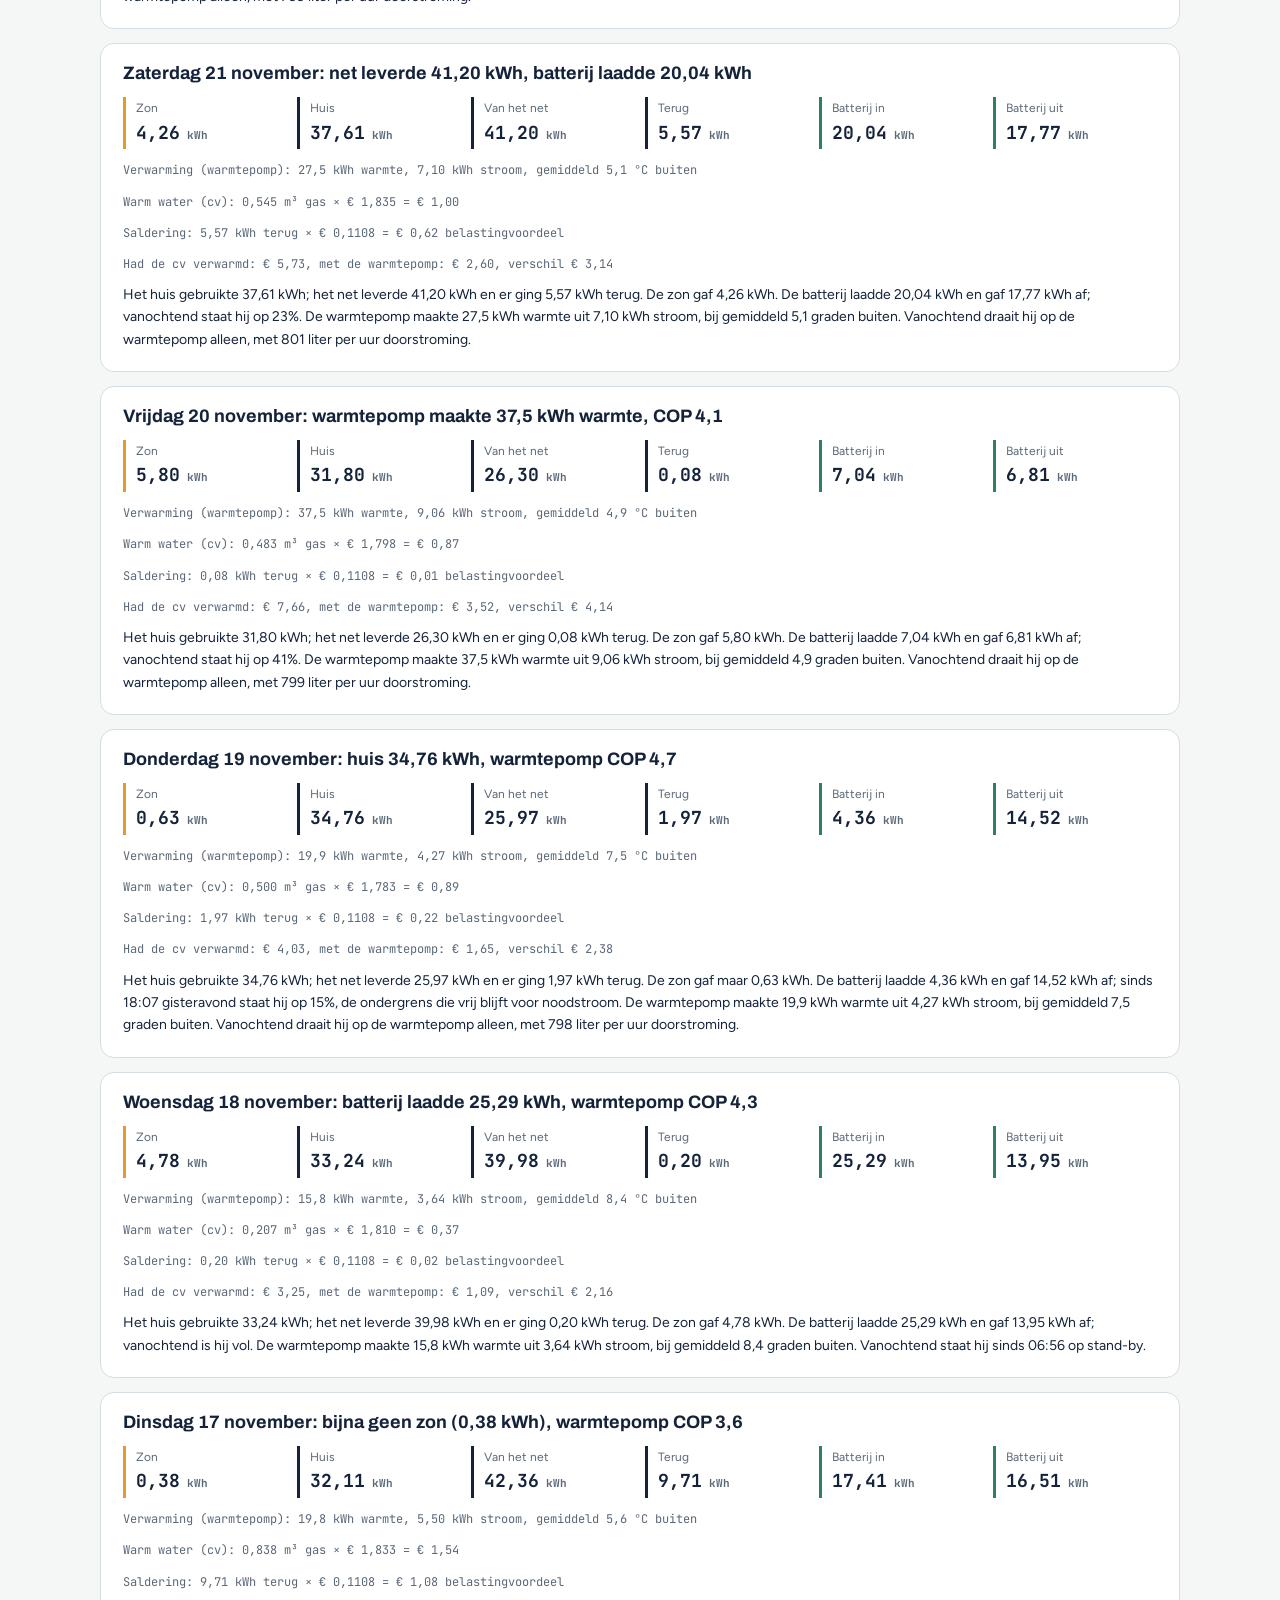
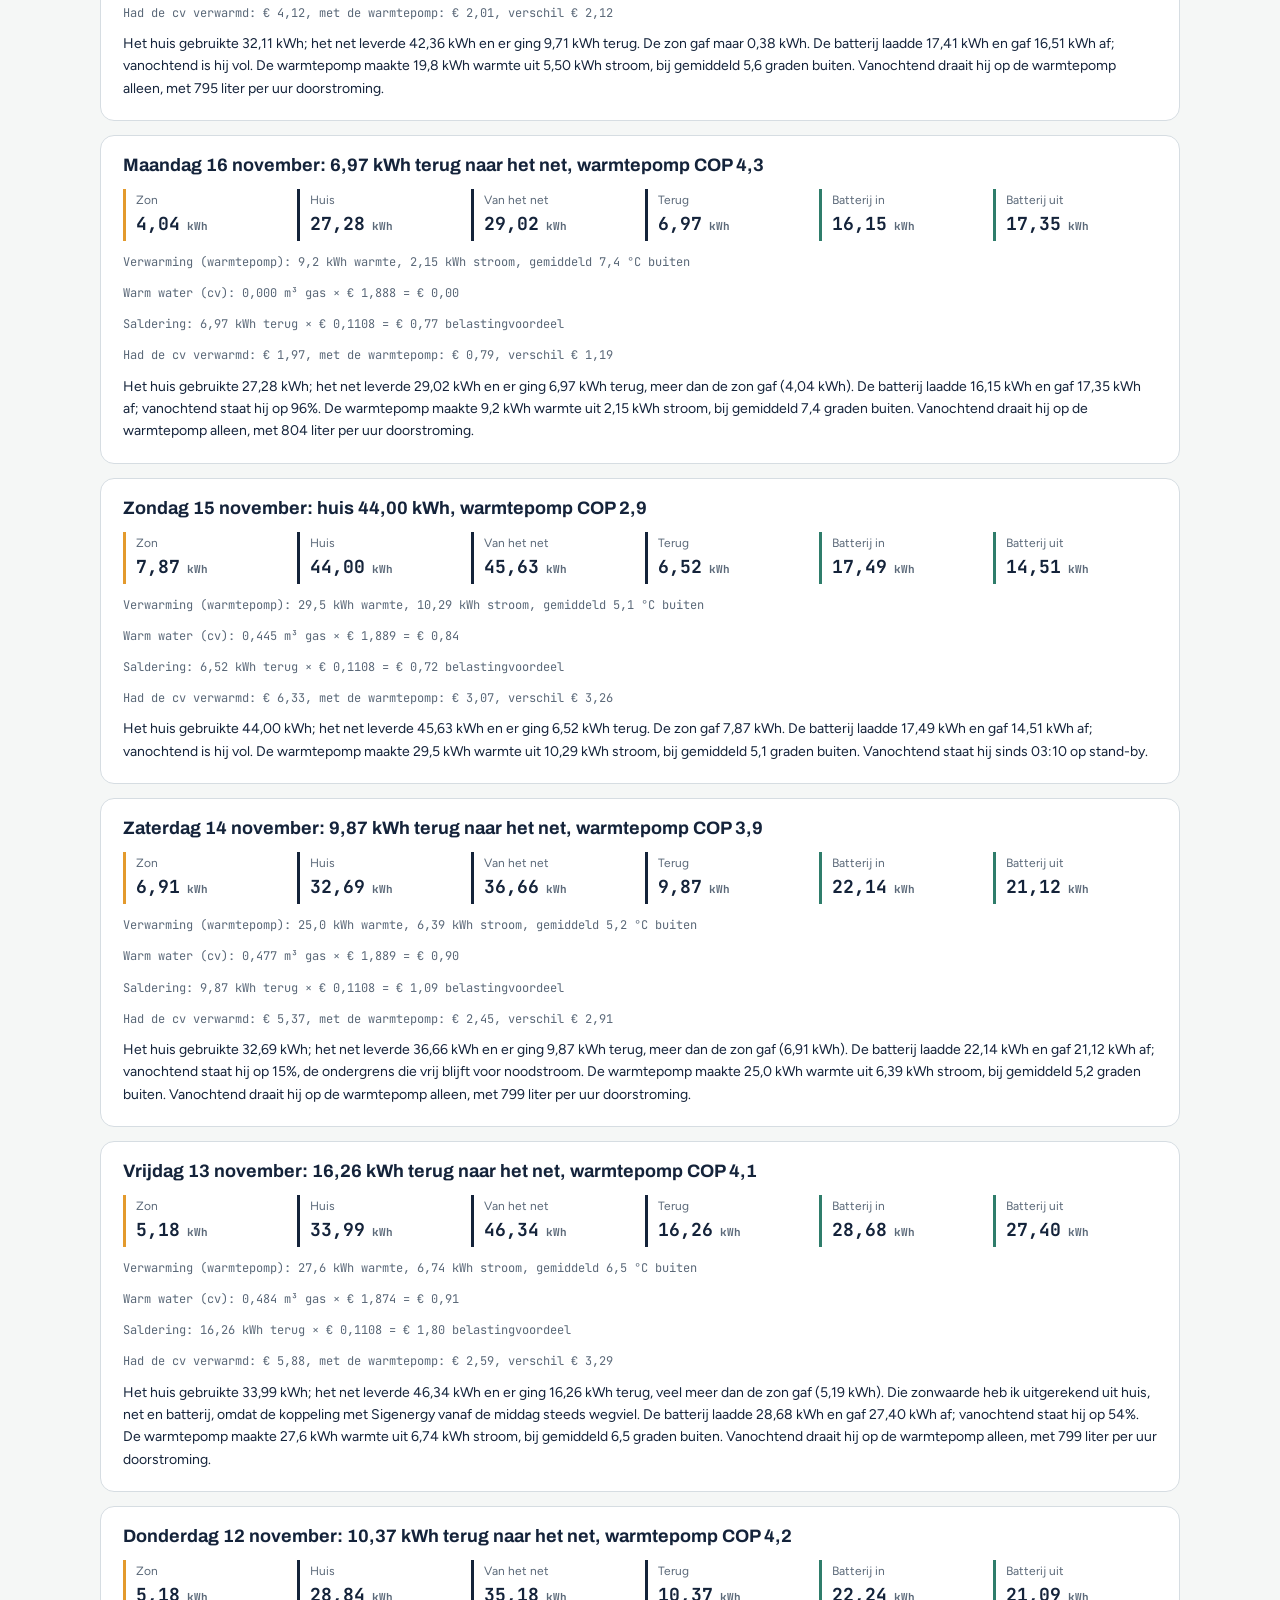
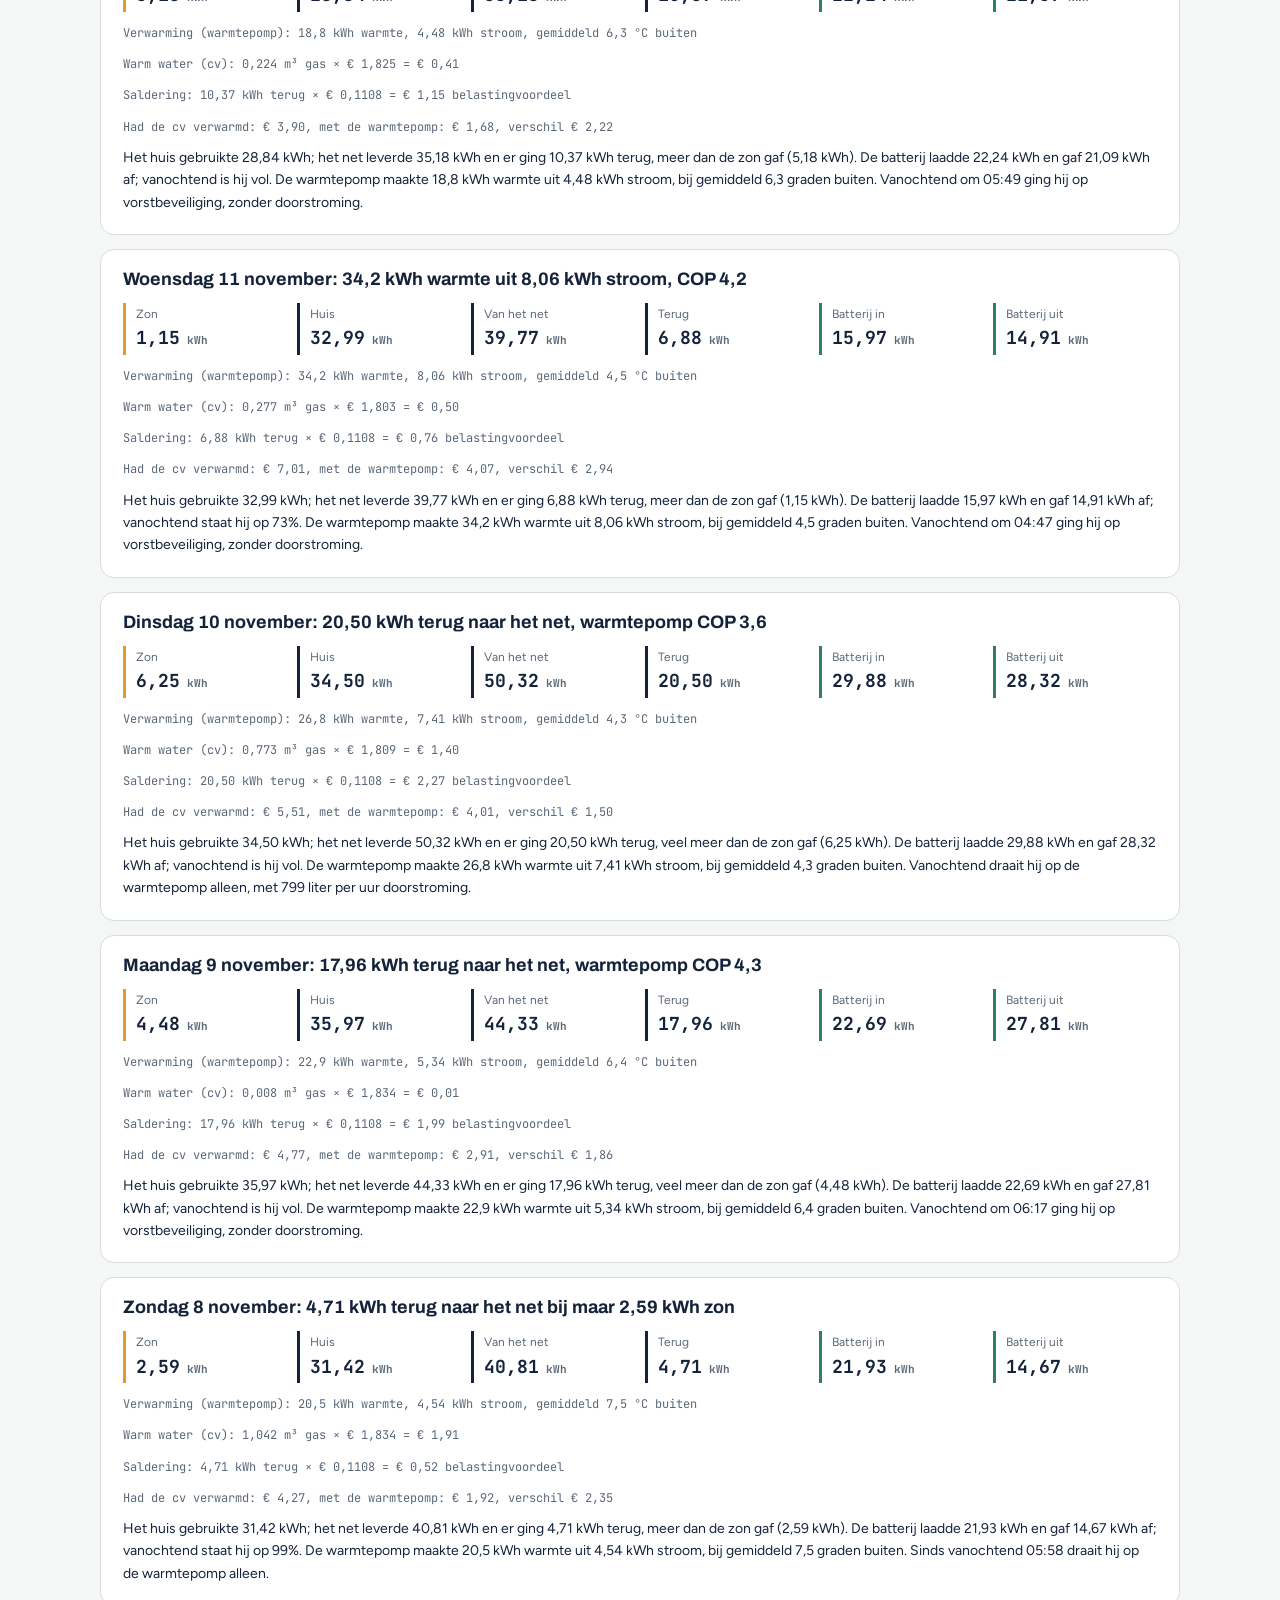
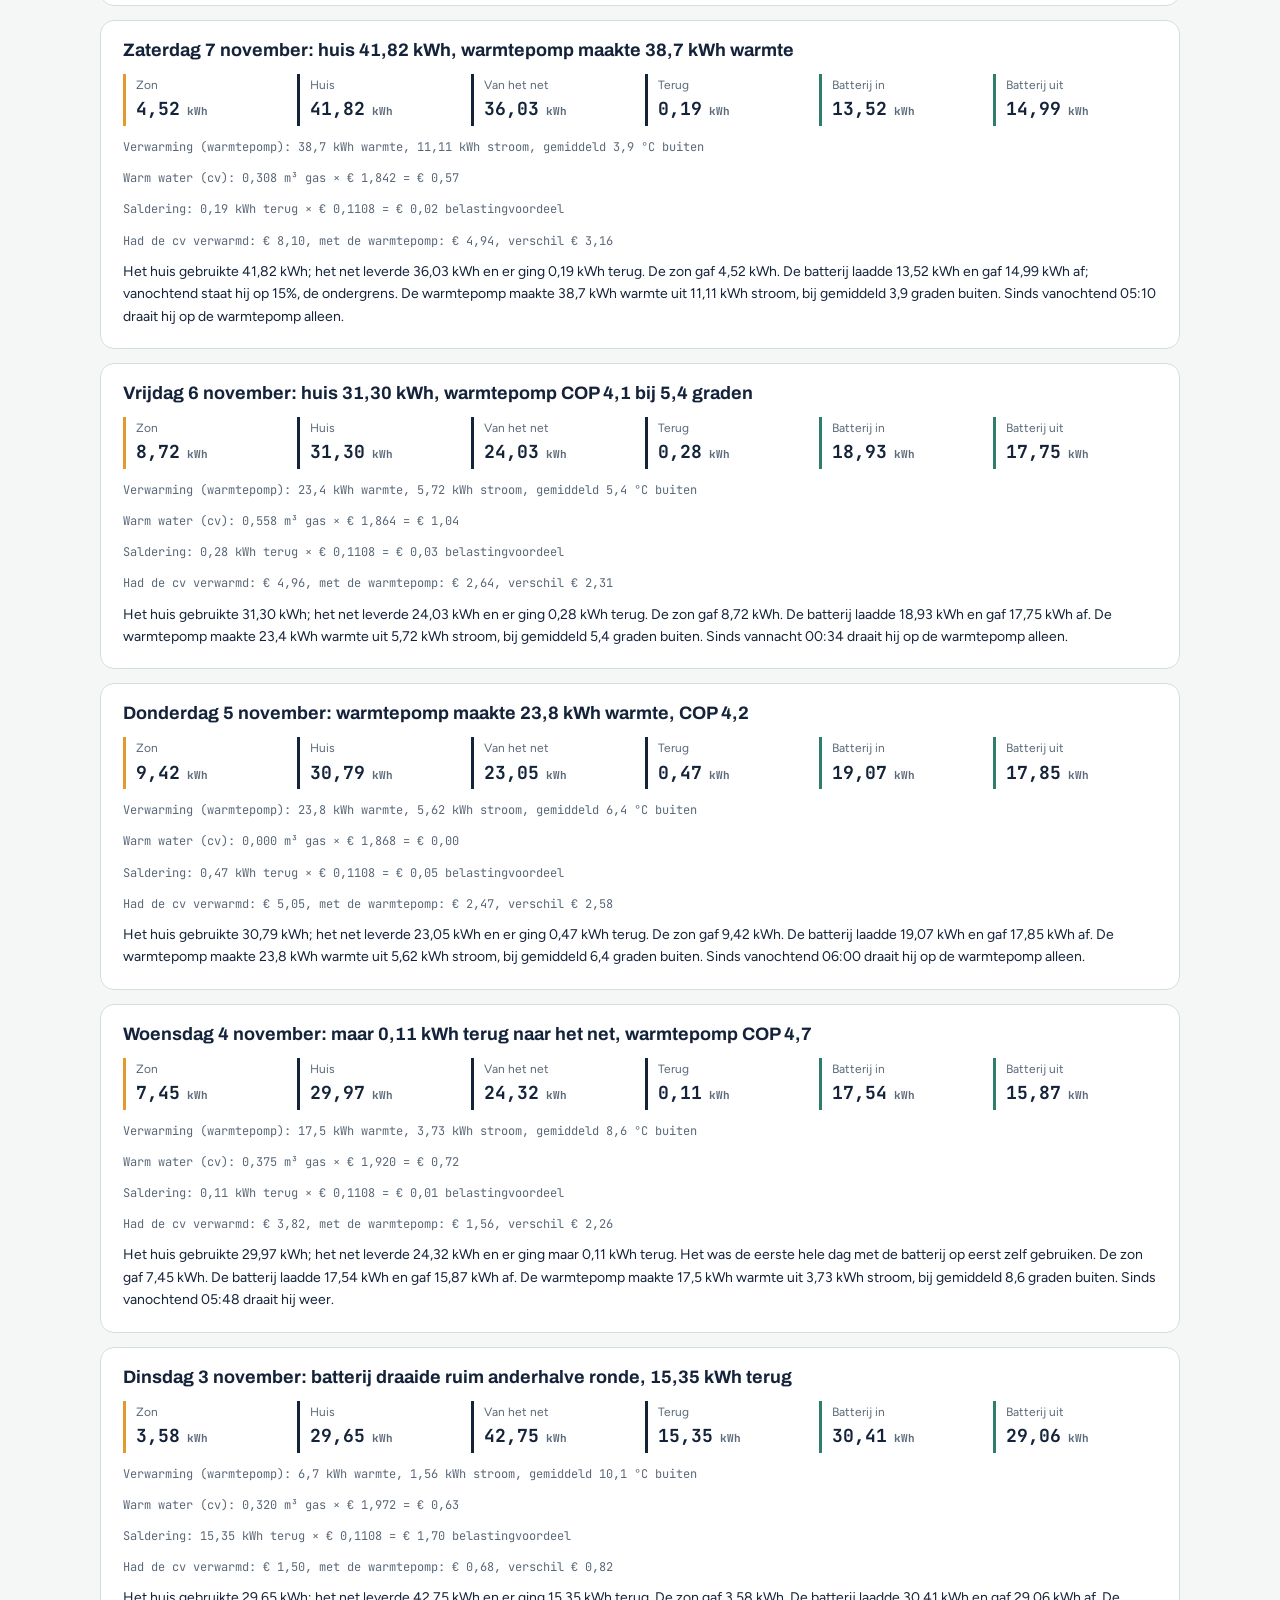
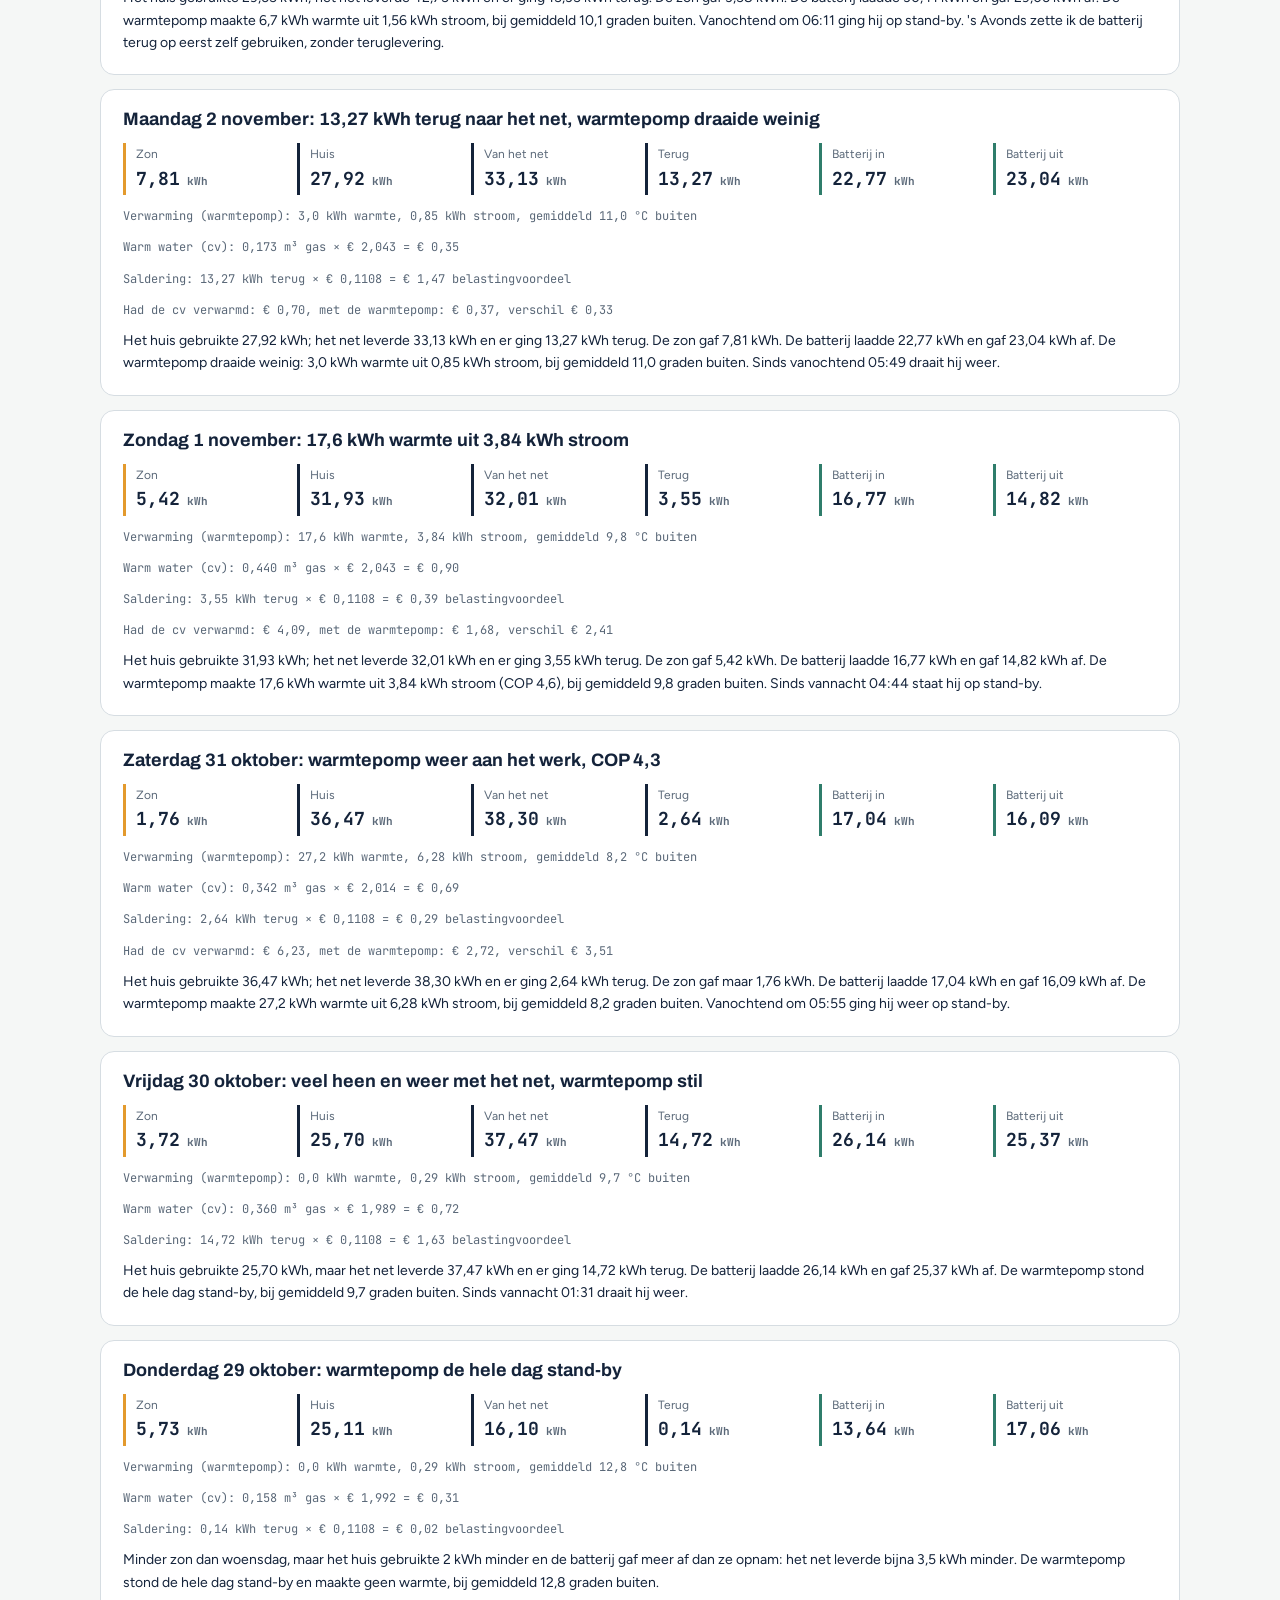
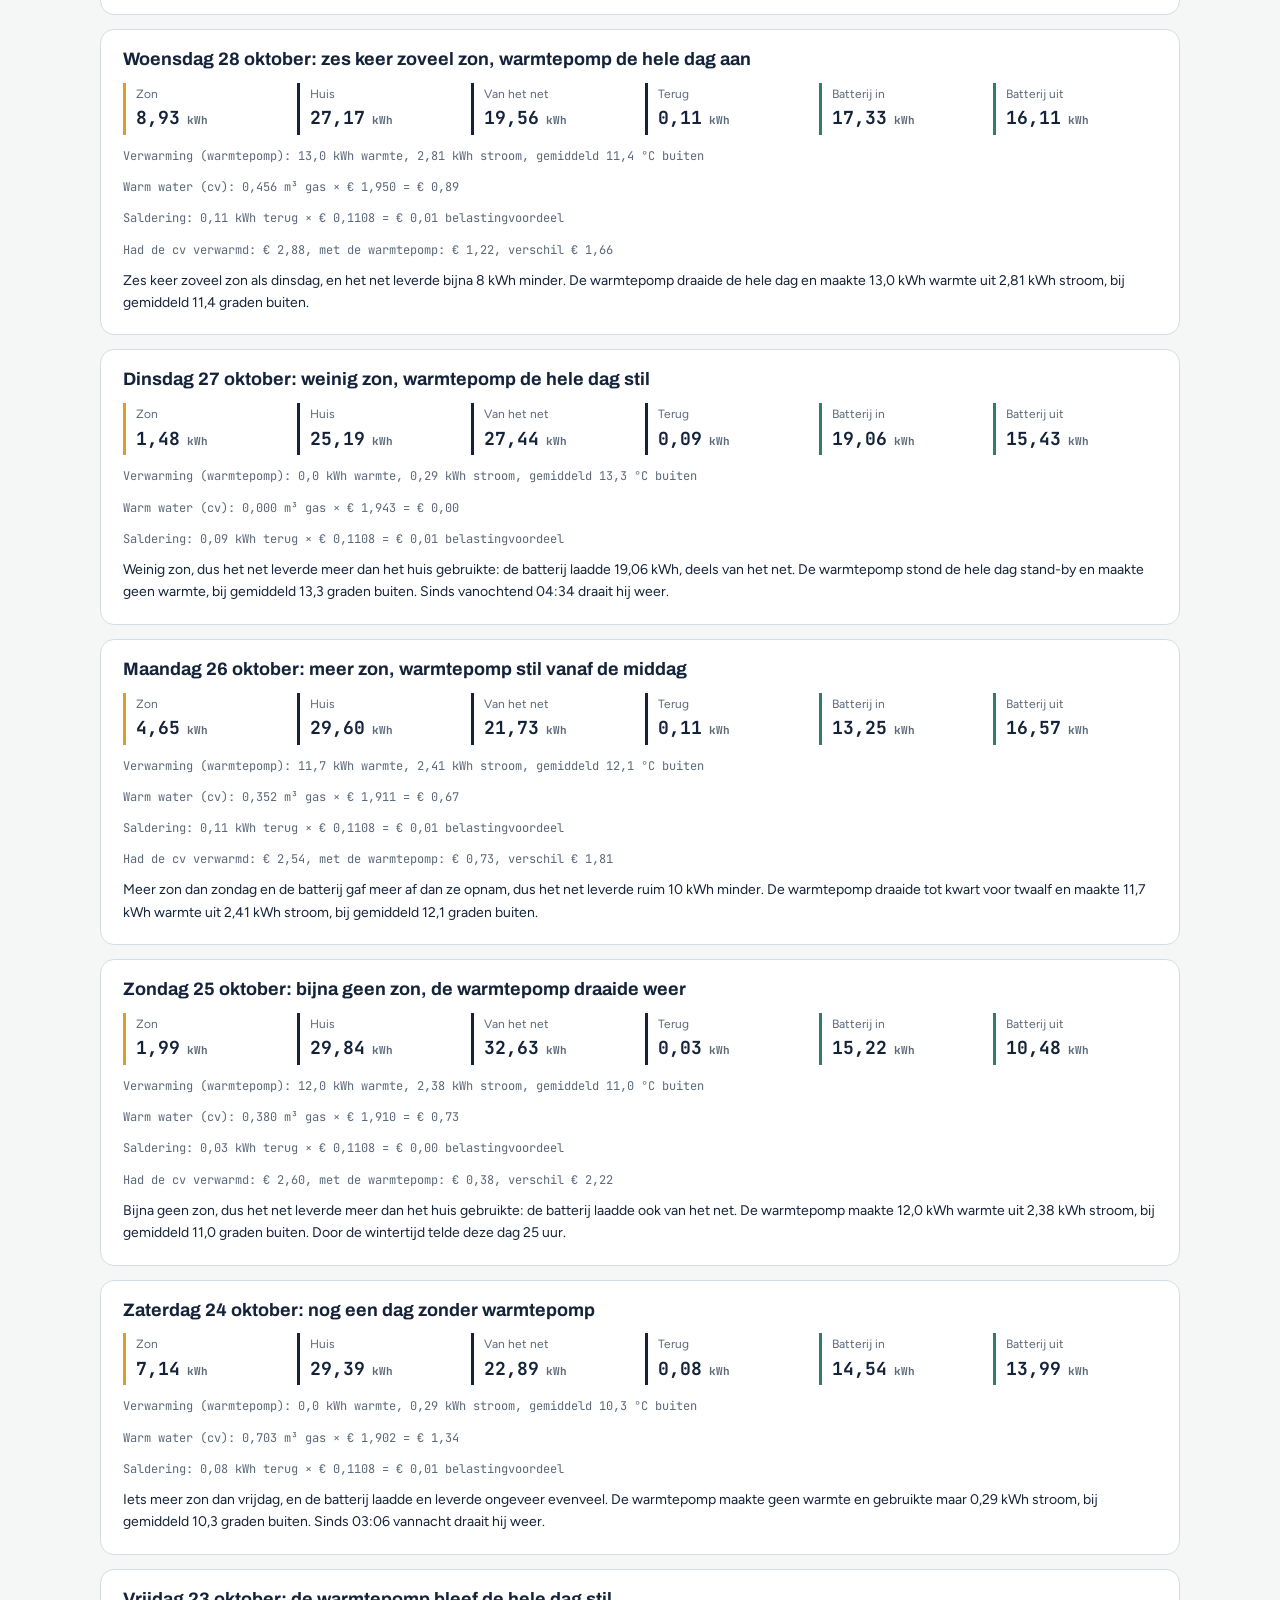
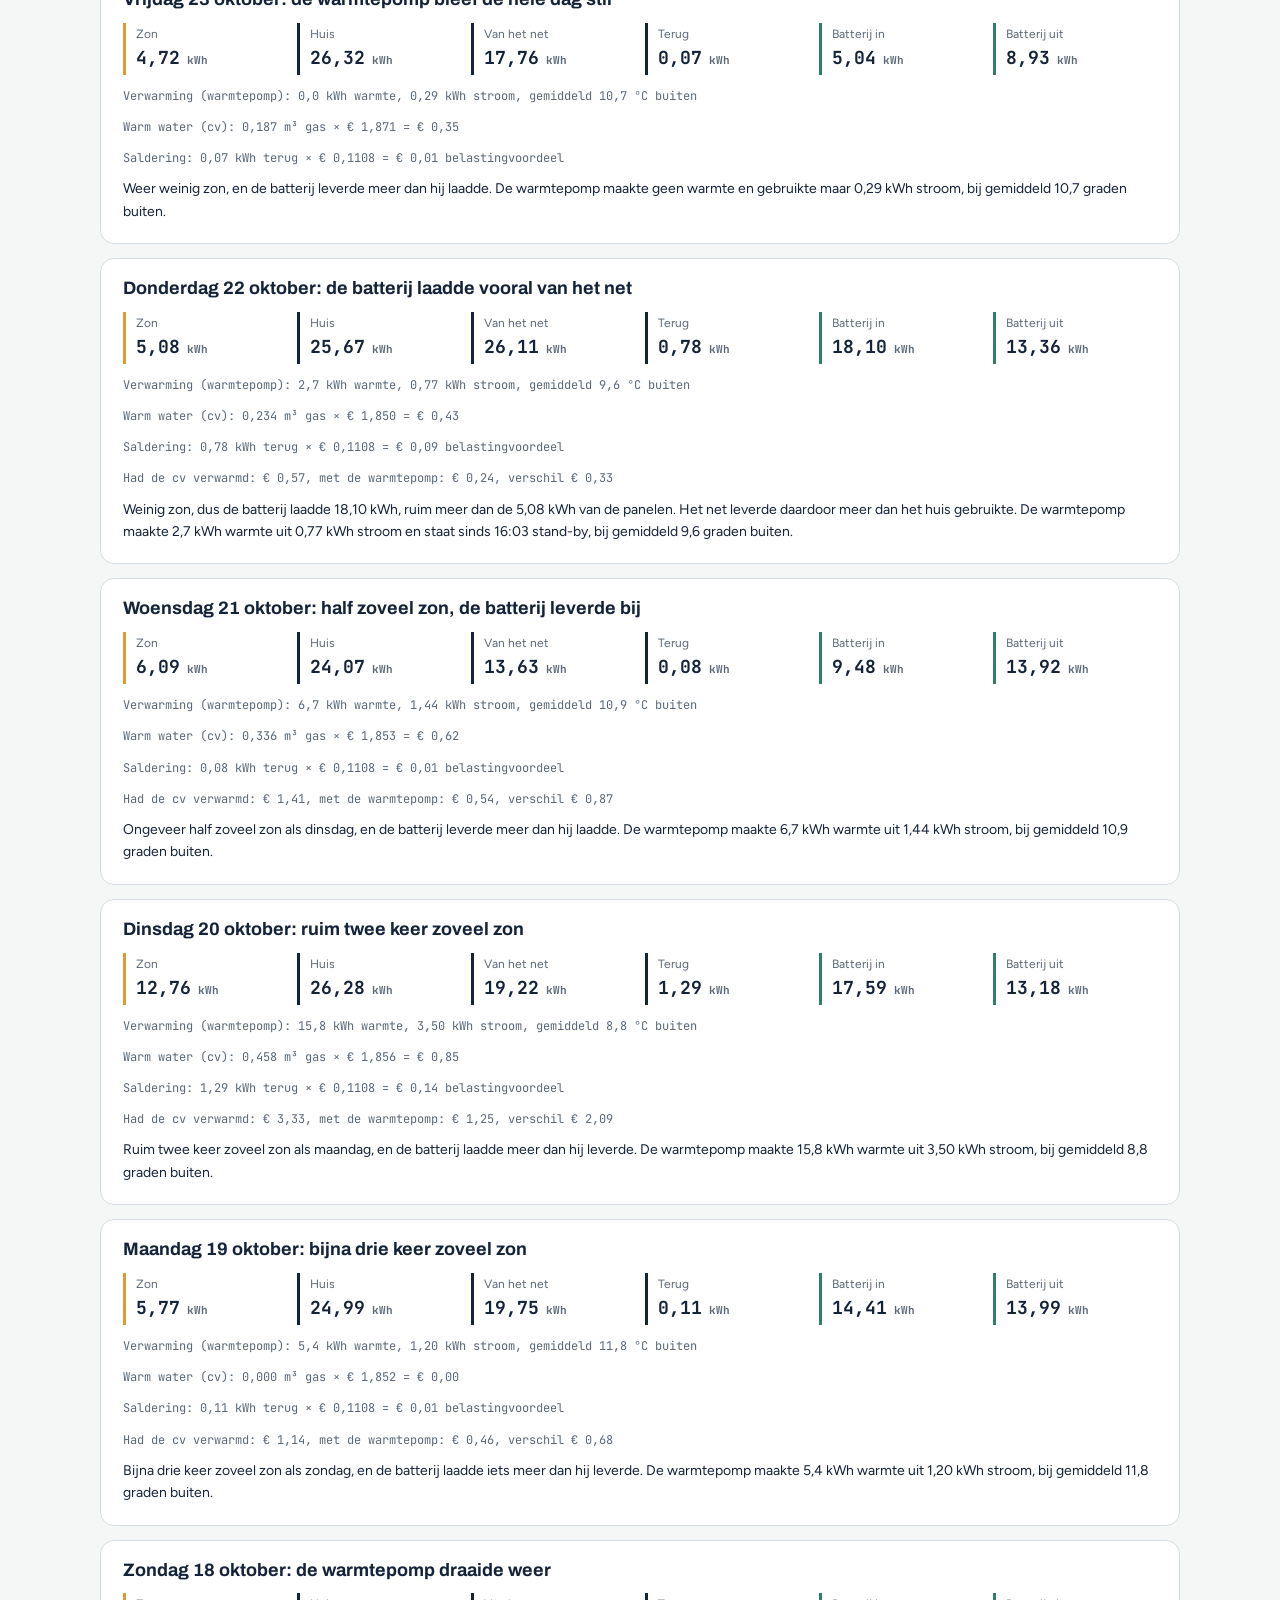
<file: dagen.html>
<!doctype html><html lang="nl"><head><meta charset="utf-8"><meta name="viewport" content="width=device-width,initial-scale=1,viewport-fit=cover"><title>Alle dagen · Na de Saldering</title><meta name="description" content="Elke dag bij mij thuis: zon, verbruik, net en thuisbatterij, uit Home Assistant."><meta name="claude:viewport-fit-sides" content="cover"><link rel="preconnect" href="https://fonts.googleapis.com"><link rel="preconnect" href="https://fonts.gstatic.com" crossorigin><link rel="stylesheet" href="https://fonts.googleapis.com/css2?family=Archivo:wdth,wght@62..125,400..900&family=Figtree:wght@400;500;600&family=JetBrains+Mono:wght@400;600&display=swap"><link rel="stylesheet" href="style.css"><script>document.documentElement.classList.add("js")</script><style>
.dchart{width:100%;height:auto;display:block}.dchart .gl{stroke:var(--line);stroke-width:1}.dchart .ax{font:11px var(--f-mono);fill:var(--muted)}
.dchart .bg{fill:var(--grid)}.dchart .lp{fill:none;stroke:var(--ink);stroke-width:2}.dchart .gp{fill:var(--ink)}.dchart a:hover .bg{opacity:.7}
.dchart .bh{fill:var(--ink);opacity:.14;transition:opacity .2s}.dchart .bz{fill:var(--sun)}.dchart a:hover .bh{opacity:.32}
.dleg{display:flex;gap:18px;font-size:13px;color:var(--muted);margin-top:8px}.dleg i{display:inline-block;width:10px;height:10px;border-radius:2px;margin-right:6px;vertical-align:-1px}
.dlist{display:grid;gap:14px}.dday{background:var(--card);border:1px solid var(--line);border-radius:14px;padding:20px 22px;scroll-margin-top:90px}
.dday h3{margin:0 0 14px;font-size:18px}.dday:target{outline:2px solid var(--sun);outline-offset:2px}
.dgrid{display:grid;grid-template-columns:repeat(6,1fr);gap:10px}.dc{border-left:3px solid var(--ink);padding:2px 0 2px 10px}
.dc.z{border-color:var(--sun)}.dc.b{border-color:var(--grid)}.dc span{display:block;font-size:12px;color:var(--muted)}.dc b{font-size:18px}.dc small{font-size:11px;color:var(--muted)}
.dwp{font-size:12px;color:var(--muted);margin:12px 0 0}.dnote{font-size:14px;margin:10px 0 0;color:var(--ink)}
.rkgrid{display:grid;grid-template-columns:1fr 1fr;gap:14px}.rk{background:var(--card);border:1px solid var(--line);border-radius:14px;padding:20px 22px}
.rk>b{display:block;font-size:34px;margin-top:8px}.rk>span{font-size:13px;color:var(--muted)}.rk ul{list-style:none;padding:0;margin:14px 0 0;font-size:13px}
.rk li{display:flex;justify-content:space-between;border-top:1px solid var(--line);padding:6px 0}.rk li span{color:var(--muted)}.rk p{font-size:13px;color:var(--muted);margin:10px 0 0}
.rmaand{display:grid;grid-template-columns:repeat(14,1fr);gap:6px;align-items:end;margin-top:10px}.rm{display:flex;flex-direction:column;justify-content:flex-end;align-items:center;text-align:center}
.rm i{display:block;width:70%;background:var(--sun);border-radius:3px 3px 0 0;min-height:2px}.rm b{font-size:11px;margin-top:4px}.rm span{font-size:10px;color:var(--muted);line-height:1.2}
@media(max-width:720px){.rkgrid{grid-template-columns:1fr}.rm b{font-size:9px}.rm span{font-size:9px}}
@media(max-width:720px){.dgrid{grid-template-columns:repeat(3,1fr)}}
</style></head><body><a class="skip" href="#main">Naar de inhoud</a>
<div class="bar"><div class="wrap">
  <div class="ticker mono" aria-label="Prijzen bij mij thuis, momentopname">
    <span><i class="dot"></i>Stroom nu <b>€ 0,35</b>/kWh</span>
    <span>Gas vandaag <b>€ 1,80</b>/m³</span>
    <span class="t-src">Zonneplan · 28 nov 06:57</span>
  </div>
  <header class="top">
    <a class="logo" href="index.html"><i></i>Na de Saldering</a>
    <button class="menu-btn" aria-expanded="false" aria-controls="menu"><span></span>Menu</button>
    <nav class="top-nav" id="menu" aria-label="Hoofdmenu"><a href="salderen.html">Salderen</a><a href="mijn-cijfers.html">Mijn cijfers</a><a href="home-assistant.html">Home Assistant</a><a href="logboek.html">Logboek</a><a href="over.html">Over mij</a><a href="samenwerken.html">Samenwerken</a></nav>
  </header>
</div></div><div class="wrap"><main id="main"><div class="crumbs"><a href="index.html">Home</a> / Alle dagen</div><div class="phero"><div><div class="eyebrow">Elke dag bij mij thuis</div><h1>Alle <em>dagen</em></h1><p class="lede">Wat de zonnepanelen opwekten, wat het huis verbruikte en wat de thuisbatterij en het net deden. Elke ochtend komt er een dag bij.</p></div><aside class="kpi"><div class="eyebrow">Sinds 1 oktober</div><b>22%</b><p>van mijn verbruik kwam van eigen zon, over 58 dagen</p></aside></div><section id="scheelt"><div class="sec-head rv"><div class="eyebrow">Per dag en per maand</div><h2>Wat het scheelt</h2></div><div class="rkgrid rv"><div class="rk"><div class="eyebrow">Verwarmen: warmtepomp tegenover cv</div><b class="mono">€&nbsp;1,80</b><span>minder per dag</span><ul class="mono"><li><span>Warmte gemaakt</span>896,5 kWh</li><li><span>Als de cv had verwarmd</span>€&nbsp;189,97</li><li><span>Met de warmtepomp</span>€&nbsp;114,52</li><li><span>Verschil</span><b>€&nbsp;75,45</b></li></ul><p>17 okt t/m 27 nov, 42 dagen. Gemiddelde COP 3,3, inclusief stand-by. Per 30 dagen zo doorgerekend: €&nbsp;54.</p></div><div class="rk"><div class="eyebrow">Saldering, november</div><b class="mono">€&nbsp;22,66</b><span>belastingvoordeel deze maand</span><ul class="mono"><li><span>Teruggeleverd</span>204,5 kWh</li><li><span>× energiebelasting</span>€&nbsp;0,1108</li><li><span>Laatste 7 dagen</span>€&nbsp;0,94 per dag</li></ul><p>Dit voordeel verdwijnt op 1 januari 2027. Van 13 tot 30 oktober stond terugleveren door de batterij uit, daarom was het klein. Sinds 30 oktober handelt de batterij weer, met een korte onderbreking begin november. Vanaf 1 januari 2027 gaat terugleveren door de batterij uit.</p></div></div><p class="note">Warmte en stroom van de warmtepomp meet de Quatt, de gasprijs per dag en de stroomprijs per uur komen van Zonneplan, alles uit Home Assistant. De warmtepomp reken ik tegen de gemiddelde stroomprijs van die dag; wat ik echt betaal kan lager zijn, omdat hij ook op goedkope uren en uit de batterij draait. Voor de cv reken ik 8,8 kWh warmte per m³ gas, een vuistregel. De cv-ketel draait nu alleen voor warm water; dat gas telt hier niet mee, want dat verbruik ik met of zonder warmtepomp.</p><h3 class="sub rv">Saldering per maand, van mijn nota's</h3><div class="rmaand rv" role="img" aria-label="Belastingvoordeel van saldering per maand"><div class="rm"><i style="height:126px"></i><b class="mono">€39</b><span>aug<br>25</span></div><div class="rm"><i style="height:92px"></i><b class="mono">€29</b><span>sep<br>25</span></div><div class="rm"><i style="height:16px"></i><b class="mono">€5</b><span>okt<br>25</span></div><div class="rm"><i style="height:2px"></i><b class="mono">€0</b><span>nov<br>25</span></div><div class="rm"><i style="height:2px"></i><b class="mono">€0</b><span>dec<br>25</span></div><div class="rm"><i style="height:2px"></i><b class="mono">€0</b><span>jan<br>26</span></div><div class="rm"><i style="height:2px"></i><b class="mono">€1</b><span>feb<br>26</span></div><div class="rm"><i style="height:15px"></i><b class="mono">€5</b><span>mrt<br>26</span></div><div class="rm"><i style="height:40px"></i><b class="mono">€13</b><span>apr<br>26</span></div><div class="rm"><i style="height:80px"></i><b class="mono">€25</b><span>mei<br>26</span></div><div class="rm"><i style="height:150px"></i><b class="mono">€47</b><span>jun<br>26</span></div><div class="rm"><i style="height:134px"></i><b class="mono">€42</b><span>jul<br>26</span></div><div class="rm"><i style="height:115px"></i><b class="mono">€36</b><span>aug<br>26</span></div><div class="rm"><i style="height:105px"></i><b class="mono">€33</b><span>sep<br>26</span></div><div class="rm"><i style="height:34px"></i><b class="mono">€11</b><span>okt<br>26</span></div></div><p class="note">Teruggeleverde kWh × €&nbsp;0,1108. Laatste 12 maanden: 1.900 kWh, samen €&nbsp;211, gemiddeld €&nbsp;18 per maand of €&nbsp;0,58 per dag. In de zomer telt het, in de winter bijna niet.</p></section><section id="grafiek"><div class="sec-head rv"><div class="eyebrow">Per dag</div><h2>Zon tegenover verbruik</h2></div><div class="rv"><svg class="dchart" viewBox="0 0 760 220" role="img" aria-label="Zon en verbruik per dag, 58 dagen"><line x1="36" x2="752" y1="194.0" y2="194.0" class="gl"/><text x="30" y="198.0" class="ax" text-anchor="end">0</text><line x1="36" x2="752" y1="163.7" y2="163.7" class="gl"/><text x="30" y="167.7" class="ax" text-anchor="end">10</text><line x1="36" x2="752" y1="133.3" y2="133.3" class="gl"/><text x="30" y="137.3" class="ax" text-anchor="end">20</text><line x1="36" x2="752" y1="103.0" y2="103.0" class="gl"/><text x="30" y="107.0" class="ax" text-anchor="end">30</text><line x1="36" x2="752" y1="72.7" y2="72.7" class="gl"/><text x="30" y="76.7" class="ax" text-anchor="end">40</text><line x1="36" x2="752" y1="42.3" y2="42.3" class="gl"/><text x="30" y="46.3" class="ax" text-anchor="end">50</text><line x1="36" x2="752" y1="12.0" y2="12.0" class="gl"/><text x="30" y="16.0" class="ax" text-anchor="end">60</text><a href="#d-2026-10-01"><rect x="37.7" y="128.1" width="8.9" height="65.9" rx="3" class="bh"><title>1 okt: verbruik 21,74 kWh, zon 10,32 kWh</title></rect><rect x="39.7" y="162.7" width="4.9" height="31.3" rx="2" class="bz"/></a><text x="42.2" y="212" class="ax" text-anchor="middle">1</text><a href="#d-2026-10-02"><rect x="50.1" y="116.6" width="8.9" height="77.4" rx="3" class="bh"><title>2 okt: verbruik 25,52 kWh, zon 13,36 kWh</title></rect><rect x="52.0" y="153.5" width="4.9" height="40.5" rx="2" class="bz"/></a><a href="#d-2026-10-03"><rect x="62.4" y="110.2" width="8.9" height="83.8" rx="3" class="bh"><title>3 okt: verbruik 27,63 kWh, zon 14,31 kWh</title></rect><rect x="64.4" y="150.6" width="4.9" height="43.4" rx="2" class="bz"/></a><text x="66.9" y="212" class="ax" text-anchor="middle">3</text><a href="#d-2026-10-04"><rect x="74.8" y="130.6" width="8.9" height="63.4" rx="3" class="bh"><title>4 okt: verbruik 20,90 kWh, zon 14,29 kWh</title></rect><rect x="76.7" y="150.7" width="4.9" height="43.3" rx="2" class="bz"/></a><a href="#d-2026-10-05"><rect x="87.1" y="111.8" width="8.9" height="82.2" rx="3" class="bh"><title>5 okt: verbruik 27,10 kWh, zon 13,43 kWh</title></rect><rect x="89.1" y="153.3" width="4.9" height="40.7" rx="2" class="bz"/></a><text x="91.6" y="212" class="ax" text-anchor="middle">5</text><a href="#d-2026-10-06"><rect x="99.5" y="127.5" width="8.9" height="66.5" rx="3" class="bh"><title>6 okt: verbruik 21,91 kWh, zon 11,29 kWh</title></rect><rect x="101.4" y="159.8" width="4.9" height="34.2" rx="2" class="bz"/></a><a href="#d-2026-10-07"><rect x="111.8" y="121.3" width="8.9" height="72.7" rx="3" class="bh"><title>7 okt: verbruik 23,98 kWh, zon 12,52 kWh</title></rect><rect x="113.8" y="156.0" width="4.9" height="38.0" rx="2" class="bz"/></a><text x="116.2" y="212" class="ax" text-anchor="middle">7</text><a href="#d-2026-10-08"><rect x="124.1" y="117.2" width="8.9" height="76.8" rx="3" class="bh"><title>8 okt: verbruik 25,33 kWh, zon 12,93 kWh</title></rect><rect x="126.1" y="154.8" width="4.9" height="39.2" rx="2" class="bz"/></a><a href="#d-2026-10-09"><rect x="136.5" y="109.6" width="8.9" height="84.4" rx="3" class="bh"><title>9 okt: verbruik 27,84 kWh, zon 1,33 kWh</title></rect><rect x="138.5" y="190.0" width="4.9" height="4.0" rx="2" class="bz"/></a><text x="140.9" y="212" class="ax" text-anchor="middle">9</text><a href="#d-2026-10-10"><rect x="148.8" y="117.3" width="8.9" height="76.7" rx="3" class="bh"><title>10 okt: verbruik 25,28 kWh, zon 11,19 kWh</title></rect><rect x="150.8" y="160.1" width="4.9" height="33.9" rx="2" class="bz"/></a><a href="#d-2026-10-11"><rect x="161.2" y="128.4" width="8.9" height="65.6" rx="3" class="bh"><title>11 okt: verbruik 21,61 kWh, zon 10,08 kWh</title></rect><rect x="163.2" y="163.4" width="4.9" height="30.6" rx="2" class="bz"/></a><text x="165.6" y="212" class="ax" text-anchor="middle">11</text><a href="#d-2026-10-12"><rect x="173.5" y="118.0" width="8.9" height="76.0" rx="3" class="bh"><title>12 okt: verbruik 25,05 kWh, zon 14,14 kWh</title></rect><rect x="175.5" y="151.1" width="4.9" height="42.9" rx="2" class="bz"/></a><a href="#d-2026-10-13"><rect x="185.9" y="124.3" width="8.9" height="69.7" rx="3" class="bh"><title>13 okt: verbruik 22,99 kWh, zon 3,66 kWh</title></rect><rect x="187.8" y="182.9" width="4.9" height="11.1" rx="2" class="bz"/></a><text x="190.3" y="212" class="ax" text-anchor="middle">13</text><a href="#d-2026-10-14"><rect x="198.2" y="123.3" width="8.9" height="70.7" rx="3" class="bh"><title>14 okt: verbruik 23,30 kWh, zon 11,67 kWh</title></rect><rect x="200.2" y="158.6" width="4.9" height="35.4" rx="2" class="bz"/></a><a href="#d-2026-10-15"><rect x="210.6" y="120.9" width="8.9" height="73.1" rx="3" class="bh"><title>15 okt: verbruik 24,09 kWh, zon 7,89 kWh</title></rect><rect x="212.5" y="170.1" width="4.9" height="23.9" rx="2" class="bz"/></a><text x="215.0" y="212" class="ax" text-anchor="middle">15</text><a href="#d-2026-10-16"><rect x="222.9" y="118.1" width="8.9" height="75.9" rx="3" class="bh"><title>16 okt: verbruik 25,02 kWh, zon 2,41 kWh</title></rect><rect x="224.9" y="186.7" width="4.9" height="7.3" rx="2" class="bz"/></a><a href="#d-2026-10-17"><rect x="235.2" y="117.3" width="8.9" height="76.7" rx="3" class="bh"><title>17 okt: verbruik 25,29 kWh, zon 10,56 kWh</title></rect><rect x="237.2" y="162.0" width="4.9" height="32.0" rx="2" class="bz"/></a><text x="239.7" y="212" class="ax" text-anchor="middle">17</text><a href="#d-2026-10-18"><rect x="247.6" y="107.7" width="8.9" height="86.3" rx="3" class="bh"><title>18 okt: verbruik 28,45 kWh, zon 1,94 kWh</title></rect><rect x="249.6" y="188.1" width="4.9" height="5.9" rx="2" class="bz"/></a><a href="#d-2026-10-19"><rect x="259.9" y="118.2" width="8.9" height="75.8" rx="3" class="bh"><title>19 okt: verbruik 24,99 kWh, zon 5,77 kWh</title></rect><rect x="261.9" y="176.5" width="4.9" height="17.5" rx="2" class="bz"/></a><text x="264.4" y="212" class="ax" text-anchor="middle">19</text><a href="#d-2026-10-20"><rect x="272.3" y="114.3" width="8.9" height="79.7" rx="3" class="bh"><title>20 okt: verbruik 26,28 kWh, zon 12,76 kWh</title></rect><rect x="274.3" y="155.3" width="4.9" height="38.7" rx="2" class="bz"/></a><a href="#d-2026-10-21"><rect x="284.6" y="121.0" width="8.9" height="73.0" rx="3" class="bh"><title>21 okt: verbruik 24,07 kWh, zon 6,09 kWh</title></rect><rect x="286.6" y="175.5" width="4.9" height="18.5" rx="2" class="bz"/></a><text x="289.1" y="212" class="ax" text-anchor="middle">21</text><a href="#d-2026-10-22"><rect x="297.0" y="116.1" width="8.9" height="77.9" rx="3" class="bh"><title>22 okt: verbruik 25,67 kWh, zon 5,08 kWh</title></rect><rect x="298.9" y="178.6" width="4.9" height="15.4" rx="2" class="bz"/></a><a href="#d-2026-10-23"><rect x="309.3" y="114.2" width="8.9" height="79.8" rx="3" class="bh"><title>23 okt: verbruik 26,32 kWh, zon 4,72 kWh</title></rect><rect x="311.3" y="179.7" width="4.9" height="14.3" rx="2" class="bz"/></a><text x="313.8" y="212" class="ax" text-anchor="middle">23</text><a href="#d-2026-10-24"><rect x="321.7" y="104.9" width="8.9" height="89.1" rx="3" class="bh"><title>24 okt: verbruik 29,39 kWh, zon 7,14 kWh</title></rect><rect x="323.6" y="172.3" width="4.9" height="21.7" rx="2" class="bz"/></a><a href="#d-2026-10-25"><rect x="334.0" y="103.5" width="8.9" height="90.5" rx="3" class="bh"><title>25 okt: verbruik 29,84 kWh, zon 1,99 kWh</title></rect><rect x="336.0" y="188.0" width="4.9" height="6.0" rx="2" class="bz"/></a><text x="338.4" y="212" class="ax" text-anchor="middle">25</text><a href="#d-2026-10-26"><rect x="346.3" y="104.2" width="8.9" height="89.8" rx="3" class="bh"><title>26 okt: verbruik 29,60 kWh, zon 4,65 kWh</title></rect><rect x="348.3" y="179.9" width="4.9" height="14.1" rx="2" class="bz"/></a><a href="#d-2026-10-27"><rect x="358.7" y="117.6" width="8.9" height="76.4" rx="3" class="bh"><title>27 okt: verbruik 25,19 kWh, zon 1,48 kWh</title></rect><rect x="360.7" y="189.5" width="4.9" height="4.5" rx="2" class="bz"/></a><text x="363.1" y="212" class="ax" text-anchor="middle">27</text><a href="#d-2026-10-28"><rect x="371.0" y="111.6" width="8.9" height="82.4" rx="3" class="bh"><title>28 okt: verbruik 27,17 kWh, zon 8,93 kWh</title></rect><rect x="373.0" y="166.9" width="4.9" height="27.1" rx="2" class="bz"/></a><a href="#d-2026-10-29"><rect x="383.4" y="117.8" width="8.9" height="76.2" rx="3" class="bh"><title>29 okt: verbruik 25,11 kWh, zon 5,73 kWh</title></rect><rect x="385.4" y="176.6" width="4.9" height="17.4" rx="2" class="bz"/></a><text x="387.8" y="212" class="ax" text-anchor="middle">29</text><a href="#d-2026-10-30"><rect x="395.7" y="116.0" width="8.9" height="78.0" rx="3" class="bh"><title>30 okt: verbruik 25,70 kWh, zon 3,72 kWh</title></rect><rect x="397.7" y="182.7" width="4.9" height="11.3" rx="2" class="bz"/></a><a href="#d-2026-10-31"><rect x="408.1" y="83.4" width="8.9" height="110.6" rx="3" class="bh"><title>31 okt: verbruik 36,47 kWh, zon 1,76 kWh</title></rect><rect x="410.0" y="188.7" width="4.9" height="5.3" rx="2" class="bz"/></a><text x="412.5" y="212" class="ax" text-anchor="middle">31</text><a href="#d-2026-11-01"><rect x="420.4" y="97.1" width="8.9" height="96.9" rx="3" class="bh"><title>1 nov: verbruik 31,93 kWh, zon 5,42 kWh</title></rect><rect x="422.4" y="177.6" width="4.9" height="16.4" rx="2" class="bz"/></a><a href="#d-2026-11-02"><rect x="432.8" y="109.3" width="8.9" height="84.7" rx="3" class="bh"><title>2 nov: verbruik 27,92 kWh, zon 7,81 kWh</title></rect><rect x="434.7" y="170.3" width="4.9" height="23.7" rx="2" class="bz"/></a><text x="437.2" y="212" class="ax" text-anchor="middle">2</text><a href="#d-2026-11-03"><rect x="445.1" y="104.1" width="8.9" height="89.9" rx="3" class="bh"><title>3 nov: verbruik 29,65 kWh, zon 3,58 kWh</title></rect><rect x="447.1" y="183.1" width="4.9" height="10.9" rx="2" class="bz"/></a><a href="#d-2026-11-04"><rect x="457.5" y="103.1" width="8.9" height="90.9" rx="3" class="bh"><title>4 nov: verbruik 29,97 kWh, zon 7,45 kWh</title></rect><rect x="459.4" y="171.4" width="4.9" height="22.6" rx="2" class="bz"/></a><text x="461.9" y="212" class="ax" text-anchor="middle">4</text><a href="#d-2026-11-05"><rect x="469.8" y="100.6" width="8.9" height="93.4" rx="3" class="bh"><title>5 nov: verbruik 30,79 kWh, zon 9,42 kWh</title></rect><rect x="471.8" y="165.4" width="4.9" height="28.6" rx="2" class="bz"/></a><a href="#d-2026-11-06"><rect x="482.1" y="99.1" width="8.9" height="94.9" rx="3" class="bh"><title>6 nov: verbruik 31,30 kWh, zon 8,72 kWh</title></rect><rect x="484.1" y="167.5" width="4.9" height="26.5" rx="2" class="bz"/></a><text x="486.6" y="212" class="ax" text-anchor="middle">6</text><a href="#d-2026-11-07"><rect x="494.5" y="67.1" width="8.9" height="126.9" rx="3" class="bh"><title>7 nov: verbruik 41,82 kWh, zon 4,52 kWh</title></rect><rect x="496.5" y="180.3" width="4.9" height="13.7" rx="2" class="bz"/></a><a href="#d-2026-11-08"><rect x="506.8" y="98.7" width="8.9" height="95.3" rx="3" class="bh"><title>8 nov: verbruik 31,42 kWh, zon 2,59 kWh</title></rect><rect x="508.8" y="186.1" width="4.9" height="7.9" rx="2" class="bz"/></a><text x="511.3" y="212" class="ax" text-anchor="middle">8</text><a href="#d-2026-11-09"><rect x="519.2" y="84.9" width="8.9" height="109.1" rx="3" class="bh"><title>9 nov: verbruik 35,97 kWh, zon 4,48 kWh</title></rect><rect x="521.2" y="180.4" width="4.9" height="13.6" rx="2" class="bz"/></a><a href="#d-2026-11-10"><rect x="531.5" y="89.4" width="8.9" height="104.6" rx="3" class="bh"><title>10 nov: verbruik 34,50 kWh, zon 6,25 kWh</title></rect><rect x="533.5" y="175.0" width="4.9" height="19.0" rx="2" class="bz"/></a><text x="536.0" y="212" class="ax" text-anchor="middle">10</text><a href="#d-2026-11-11"><rect x="543.9" y="93.9" width="8.9" height="100.1" rx="3" class="bh"><title>11 nov: verbruik 32,99 kWh, zon 1,15 kWh</title></rect><rect x="545.8" y="190.5" width="4.9" height="3.5" rx="2" class="bz"/></a><a href="#d-2026-11-12"><rect x="556.2" y="106.5" width="8.9" height="87.5" rx="3" class="bh"><title>12 nov: verbruik 28,84 kWh, zon 5,18 kWh</title></rect><rect x="558.2" y="178.3" width="4.9" height="15.7" rx="2" class="bz"/></a><text x="560.7" y="212" class="ax" text-anchor="middle">12</text><a href="#d-2026-11-13"><rect x="568.6" y="90.9" width="8.9" height="103.1" rx="3" class="bh"><title>13 nov: verbruik 33,99 kWh, zon 5,18 kWh</title></rect><rect x="570.5" y="178.3" width="4.9" height="15.7" rx="2" class="bz"/></a><a href="#d-2026-11-14"><rect x="580.9" y="94.8" width="8.9" height="99.2" rx="3" class="bh"><title>14 nov: verbruik 32,69 kWh, zon 6,91 kWh</title></rect><rect x="582.9" y="173.0" width="4.9" height="21.0" rx="2" class="bz"/></a><text x="585.3" y="212" class="ax" text-anchor="middle">14</text><a href="#d-2026-11-15"><rect x="593.2" y="60.5" width="8.9" height="133.5" rx="3" class="bh"><title>15 nov: verbruik 44,00 kWh, zon 7,87 kWh</title></rect><rect x="595.2" y="170.1" width="4.9" height="23.9" rx="2" class="bz"/></a><a href="#d-2026-11-16"><rect x="605.6" y="111.3" width="8.9" height="82.7" rx="3" class="bh"><title>16 nov: verbruik 27,28 kWh, zon 4,04 kWh</title></rect><rect x="607.6" y="181.7" width="4.9" height="12.3" rx="2" class="bz"/></a><text x="610.0" y="212" class="ax" text-anchor="middle">16</text><a href="#d-2026-11-17"><rect x="617.9" y="96.6" width="8.9" height="97.4" rx="3" class="bh"><title>17 nov: verbruik 32,11 kWh, zon 0,38 kWh</title></rect><rect x="619.9" y="192.8" width="4.9" height="1.2" rx="2" class="bz"/></a><a href="#d-2026-11-18"><rect x="630.3" y="93.2" width="8.9" height="100.8" rx="3" class="bh"><title>18 nov: verbruik 33,24 kWh, zon 4,78 kWh</title></rect><rect x="632.3" y="179.5" width="4.9" height="14.5" rx="2" class="bz"/></a><text x="634.7" y="212" class="ax" text-anchor="middle">18</text><a href="#d-2026-11-19"><rect x="642.6" y="88.6" width="8.9" height="105.4" rx="3" class="bh"><title>19 nov: verbruik 34,76 kWh, zon 0,63 kWh</title></rect><rect x="644.6" y="192.1" width="4.9" height="1.9" rx="2" class="bz"/></a><a href="#d-2026-11-20"><rect x="655.0" y="97.5" width="8.9" height="96.5" rx="3" class="bh"><title>20 nov: verbruik 31,80 kWh, zon 5,80 kWh</title></rect><rect x="656.9" y="176.4" width="4.9" height="17.6" rx="2" class="bz"/></a><text x="659.4" y="212" class="ax" text-anchor="middle">20</text><a href="#d-2026-11-21"><rect x="667.3" y="79.9" width="8.9" height="114.1" rx="3" class="bh"><title>21 nov: verbruik 37,61 kWh, zon 4,26 kWh</title></rect><rect x="669.3" y="181.1" width="4.9" height="12.9" rx="2" class="bz"/></a><a href="#d-2026-11-22"><rect x="679.7" y="58.9" width="8.9" height="135.1" rx="3" class="bh"><title>22 nov: verbruik 44,53 kWh, zon 6,36 kWh</title></rect><rect x="681.6" y="174.7" width="4.9" height="19.3" rx="2" class="bz"/></a><text x="684.1" y="212" class="ax" text-anchor="middle">22</text><a href="#d-2026-11-23"><rect x="692.0" y="43.5" width="8.9" height="150.5" rx="3" class="bh"><title>23 nov: verbruik 49,61 kWh, zon 5,57 kWh</title></rect><rect x="694.0" y="177.1" width="4.9" height="16.9" rx="2" class="bz"/></a><a href="#d-2026-11-24"><rect x="704.3" y="66.2" width="8.9" height="127.8" rx="3" class="bh"><title>24 nov: verbruik 42,14 kWh, zon 6,30 kWh</title></rect><rect x="706.3" y="174.9" width="4.9" height="19.1" rx="2" class="bz"/></a><text x="708.8" y="212" class="ax" text-anchor="middle">24</text><a href="#d-2026-11-25"><rect x="716.7" y="41.3" width="8.9" height="152.7" rx="3" class="bh"><title>25 nov: verbruik 50,35 kWh, zon 6,06 kWh</title></rect><rect x="718.7" y="175.6" width="4.9" height="18.4" rx="2" class="bz"/></a><a href="#d-2026-11-26"><rect x="729.0" y="49.2" width="8.9" height="144.8" rx="3" class="bh"><title>26 nov: verbruik 47,73 kWh, zon 4,06 kWh</title></rect><rect x="731.0" y="181.7" width="4.9" height="12.3" rx="2" class="bz"/></a><text x="733.5" y="212" class="ax" text-anchor="middle">26</text><a href="#d-2026-11-27"><rect x="741.4" y="25.4" width="8.9" height="168.6" rx="3" class="bh"><title>27 nov: verbruik 55,59 kWh, zon 5,28 kWh</title></rect><rect x="743.4" y="178.0" width="4.9" height="16.0" rx="2" class="bz"/></a></svg><div class="dleg"><span><i style="background:var(--sun)"></i>Zon opgewekt</span><span><i style="background:var(--ink);opacity:.3"></i>Verbruik in huis</span></div><p class="note">Klik op een dag om naar de cijfers te springen.</p></div></section><section id="gas"><div class="sec-head rv"><div class="eyebrow">Cv-ketel: alleen warm water</div><h2>Gas voor warm water</h2></div><div class="rv"><svg class="dchart" viewBox="0 0 760 220" role="img" aria-label="Gasverbruik en gasprijs per dag, 58 dagen"><line x1="36" x2="714" y1="194.0" y2="194.0" class="gl"/><text x="30" y="198.0" class="ax" text-anchor="end">0,00</text><line x1="36" x2="714" y1="157.6" y2="157.6" class="gl"/><text x="30" y="161.6" class="ax" text-anchor="end">0,25</text><line x1="36" x2="714" y1="121.2" y2="121.2" class="gl"/><text x="30" y="125.2" class="ax" text-anchor="end">0,50</text><line x1="36" x2="714" y1="84.8" y2="84.8" class="gl"/><text x="30" y="88.8" class="ax" text-anchor="end">0,75</text><line x1="36" x2="714" y1="48.4" y2="48.4" class="gl"/><text x="30" y="52.4" class="ax" text-anchor="end">1,00</text><line x1="36" x2="714" y1="12.0" y2="12.0" class="gl"/><text x="30" y="16.0" class="ax" text-anchor="end">1,25</text><text x="720" y="198.0" class="ax gp">€ 1,60</text><text x="720" y="161.6" class="ax gp">€ 1,70</text><text x="720" y="125.2" class="ax gp">€ 1,80</text><text x="720" y="88.8" class="ax gp">€ 1,90</text><text x="720" y="52.4" class="ax gp">€ 2,00</text><text x="720" y="16.0" class="ax gp">€ 2,10</text><a href="#d-2026-10-01"><rect x="38.1" y="172.9" width="7.5" height="21.1" rx="2" class="bg"><title>1 okt: 0,145 m³ gas, € 1,655 per m³, € 0,24</title></rect></a><text x="41.8" y="212" class="ax" text-anchor="middle">1</text><a href="#d-2026-10-02"><rect x="49.8" y="110.1" width="7.5" height="83.9" rx="2" class="bg"><title>2 okt: 0,576 m³ gas, € 1,678 per m³, € 0,97</title></rect></a><a href="#d-2026-10-03"><rect x="61.5" y="148.6" width="7.5" height="45.4" rx="2" class="bg"><title>3 okt: 0,312 m³ gas, € 1,681 per m³, € 0,52</title></rect></a><text x="65.2" y="212" class="ax" text-anchor="middle">3</text><a href="#d-2026-10-04"><rect x="73.2" y="170.8" width="7.5" height="23.2" rx="2" class="bg"><title>4 okt: 0,159 m³ gas, € 1,681 per m³, € 0,27</title></rect></a><a href="#d-2026-10-05"><rect x="84.9" y="116.2" width="7.5" height="77.8" rx="2" class="bg"><title>5 okt: 0,534 m³ gas, € 1,683 per m³, € 0,90</title></rect></a><text x="88.6" y="212" class="ax" text-anchor="middle">5</text><a href="#d-2026-10-06"><rect x="96.6" y="124.1" width="7.5" height="69.9" rx="2" class="bg"><title>6 okt: 0,480 m³ gas, € 1,682 per m³, € 0,81</title></rect></a><a href="#d-2026-10-07"><rect x="108.2" y="152.4" width="7.5" height="41.6" rx="2" class="bg"><title>7 okt: 0,286 m³ gas, € 1,700 per m³, € 0,49</title></rect></a><text x="112.0" y="212" class="ax" text-anchor="middle">7</text><a href="#d-2026-10-08"><rect x="119.9" y="175.4" width="7.5" height="18.6" rx="2" class="bg"><title>8 okt: 0,128 m³ gas, € 1,720 per m³, € 0,22</title></rect></a><a href="#d-2026-10-09"><rect x="131.6" y="128.6" width="7.5" height="65.4" rx="2" class="bg"><title>9 okt: 0,449 m³ gas, € 1,738 per m³, € 0,78</title></rect></a><text x="135.4" y="212" class="ax" text-anchor="middle">9</text><a href="#d-2026-10-10"><rect x="143.3" y="101.5" width="7.5" height="92.5" rx="2" class="bg"><title>10 okt: 0,635 m³ gas, € 1,752 per m³, € 1,11</title></rect></a><a href="#d-2026-10-11"><rect x="155.0" y="132.1" width="7.5" height="61.9" rx="2" class="bg"><title>11 okt: 0,425 m³ gas, € 1,755 per m³, € 0,75</title></rect></a><text x="158.7" y="212" class="ax" text-anchor="middle">11</text><a href="#d-2026-10-12"><rect x="166.7" y="155.7" width="7.5" height="38.3" rx="2" class="bg"><title>12 okt: 0,263 m³ gas, € 1,758 per m³, € 0,46</title></rect></a><a href="#d-2026-10-13"><rect x="178.4" y="128.3" width="7.5" height="65.7" rx="2" class="bg"><title>13 okt: 0,451 m³ gas, € 1,791 per m³, € 0,81</title></rect></a><text x="182.1" y="212" class="ax" text-anchor="middle">13</text><a href="#d-2026-10-14"><rect x="190.1" y="131.0" width="7.5" height="63.0" rx="2" class="bg"><title>14 okt: 0,433 m³ gas, € 1,829 per m³, € 0,79</title></rect></a><a href="#d-2026-10-15"><rect x="201.8" y="130.5" width="7.5" height="63.5" rx="2" class="bg"><title>15 okt: 0,436 m³ gas, € 1,830 per m³, € 0,80</title></rect></a><text x="205.5" y="212" class="ax" text-anchor="middle">15</text><a href="#d-2026-10-16"><rect x="213.4" y="128.5" width="7.5" height="65.5" rx="2" class="bg"><title>16 okt: 0,450 m³ gas, € 1,829 per m³, € 0,82</title></rect></a><a href="#d-2026-10-17"><rect x="225.1" y="143.8" width="7.5" height="50.2" rx="2" class="bg"><title>17 okt: 0,345 m³ gas, € 1,843 per m³, € 0,64</title></rect></a><text x="228.9" y="212" class="ax" text-anchor="middle">17</text><a href="#d-2026-10-18"><rect x="236.8" y="101.1" width="7.5" height="92.9" rx="2" class="bg"><title>18 okt: 0,638 m³ gas, € 1,847 per m³, € 1,18</title></rect></a><a href="#d-2026-10-19"><rect x="248.5" y="194.0" width="7.5" height="0.0" rx="2" class="bg"><title>19 okt: 0,000 m³ gas, € 1,852 per m³, € 0,00</title></rect></a><text x="252.3" y="212" class="ax" text-anchor="middle">19</text><a href="#d-2026-10-20"><rect x="260.2" y="127.3" width="7.5" height="66.7" rx="2" class="bg"><title>20 okt: 0,458 m³ gas, € 1,856 per m³, € 0,85</title></rect></a><a href="#d-2026-10-21"><rect x="271.9" y="145.1" width="7.5" height="48.9" rx="2" class="bg"><title>21 okt: 0,336 m³ gas, € 1,853 per m³, € 0,62</title></rect></a><text x="275.6" y="212" class="ax" text-anchor="middle">21</text><a href="#d-2026-10-22"><rect x="283.6" y="159.9" width="7.5" height="34.1" rx="2" class="bg"><title>22 okt: 0,234 m³ gas, € 1,850 per m³, € 0,43</title></rect></a><a href="#d-2026-10-23"><rect x="295.3" y="166.8" width="7.5" height="27.2" rx="2" class="bg"><title>23 okt: 0,187 m³ gas, € 1,871 per m³, € 0,35</title></rect></a><text x="299.0" y="212" class="ax" text-anchor="middle">23</text><a href="#d-2026-10-24"><rect x="307.0" y="91.6" width="7.5" height="102.4" rx="2" class="bg"><title>24 okt: 0,703 m³ gas, € 1,902 per m³, € 1,34</title></rect></a><a href="#d-2026-10-25"><rect x="318.7" y="138.7" width="7.5" height="55.3" rx="2" class="bg"><title>25 okt: 0,380 m³ gas, € 1,910 per m³, € 0,73</title></rect></a><text x="322.4" y="212" class="ax" text-anchor="middle">25</text><a href="#d-2026-10-26"><rect x="330.3" y="142.7" width="7.5" height="51.3" rx="2" class="bg"><title>26 okt: 0,352 m³ gas, € 1,911 per m³, € 0,67</title></rect></a><a href="#d-2026-10-27"><rect x="342.0" y="194.0" width="7.5" height="0.0" rx="2" class="bg"><title>27 okt: 0,000 m³ gas, € 1,943 per m³, € 0,00</title></rect></a><text x="345.8" y="212" class="ax" text-anchor="middle">27</text><a href="#d-2026-10-28"><rect x="353.7" y="127.6" width="7.5" height="66.4" rx="2" class="bg"><title>28 okt: 0,456 m³ gas, € 1,950 per m³, € 0,89</title></rect></a><a href="#d-2026-10-29"><rect x="365.4" y="171.0" width="7.5" height="23.0" rx="2" class="bg"><title>29 okt: 0,158 m³ gas, € 1,992 per m³, € 0,31</title></rect></a><text x="369.2" y="212" class="ax" text-anchor="middle">29</text><a href="#d-2026-10-30"><rect x="377.1" y="141.6" width="7.5" height="52.4" rx="2" class="bg"><title>30 okt: 0,360 m³ gas, € 1,989 per m³, € 0,72</title></rect></a><a href="#d-2026-10-31"><rect x="388.8" y="144.2" width="7.5" height="49.8" rx="2" class="bg"><title>31 okt: 0,342 m³ gas, € 2,014 per m³, € 0,69</title></rect></a><text x="392.5" y="212" class="ax" text-anchor="middle">31</text><a href="#d-2026-11-01"><rect x="400.5" y="129.9" width="7.5" height="64.1" rx="2" class="bg"><title>1 nov: 0,440 m³ gas, € 2,043 per m³, € 0,90</title></rect></a><a href="#d-2026-11-02"><rect x="412.2" y="168.8" width="7.5" height="25.2" rx="2" class="bg"><title>2 nov: 0,173 m³ gas, € 2,043 per m³, € 0,35</title></rect></a><text x="415.9" y="212" class="ax" text-anchor="middle">2</text><a href="#d-2026-11-03"><rect x="423.9" y="147.4" width="7.5" height="46.6" rx="2" class="bg"><title>3 nov: 0,320 m³ gas, € 1,972 per m³, € 0,63</title></rect></a><a href="#d-2026-11-04"><rect x="435.6" y="139.4" width="7.5" height="54.6" rx="2" class="bg"><title>4 nov: 0,375 m³ gas, € 1,920 per m³, € 0,72</title></rect></a><text x="439.3" y="212" class="ax" text-anchor="middle">4</text><a href="#d-2026-11-05"><rect x="447.2" y="194.0" width="7.5" height="0.0" rx="2" class="bg"><title>5 nov: 0,000 m³ gas, € 1,868 per m³, € 0,00</title></rect></a><a href="#d-2026-11-06"><rect x="458.9" y="112.8" width="7.5" height="81.2" rx="2" class="bg"><title>6 nov: 0,558 m³ gas, € 1,864 per m³, € 1,04</title></rect></a><text x="462.7" y="212" class="ax" text-anchor="middle">6</text><a href="#d-2026-11-07"><rect x="470.6" y="149.2" width="7.5" height="44.8" rx="2" class="bg"><title>7 nov: 0,308 m³ gas, € 1,842 per m³, € 0,57</title></rect></a><a href="#d-2026-11-08"><rect x="482.3" y="42.3" width="7.5" height="151.7" rx="2" class="bg"><title>8 nov: 1,042 m³ gas, € 1,834 per m³, € 1,91</title></rect></a><text x="486.1" y="212" class="ax" text-anchor="middle">8</text><a href="#d-2026-11-09"><rect x="494.0" y="192.8" width="7.5" height="1.2" rx="2" class="bg"><title>9 nov: 0,008 m³ gas, € 1,834 per m³, € 0,01</title></rect></a><a href="#d-2026-11-10"><rect x="505.7" y="81.5" width="7.5" height="112.5" rx="2" class="bg"><title>10 nov: 0,773 m³ gas, € 1,809 per m³, € 1,40</title></rect></a><text x="509.4" y="212" class="ax" text-anchor="middle">10</text><a href="#d-2026-11-11"><rect x="517.4" y="153.7" width="7.5" height="40.3" rx="2" class="bg"><title>11 nov: 0,277 m³ gas, € 1,803 per m³, € 0,50</title></rect></a><a href="#d-2026-11-12"><rect x="529.1" y="161.4" width="7.5" height="32.6" rx="2" class="bg"><title>12 nov: 0,224 m³ gas, € 1,825 per m³, € 0,41</title></rect></a><text x="532.8" y="212" class="ax" text-anchor="middle">12</text><a href="#d-2026-11-13"><rect x="540.8" y="123.5" width="7.5" height="70.5" rx="2" class="bg"><title>13 nov: 0,484 m³ gas, € 1,874 per m³, € 0,91</title></rect></a><a href="#d-2026-11-14"><rect x="552.4" y="124.5" width="7.5" height="69.5" rx="2" class="bg"><title>14 nov: 0,477 m³ gas, € 1,889 per m³, € 0,90</title></rect></a><text x="556.2" y="212" class="ax" text-anchor="middle">14</text><a href="#d-2026-11-15"><rect x="564.1" y="129.2" width="7.5" height="64.8" rx="2" class="bg"><title>15 nov: 0,445 m³ gas, € 1,889 per m³, € 0,84</title></rect></a><a href="#d-2026-11-16"><rect x="575.8" y="194.0" width="7.5" height="0.0" rx="2" class="bg"><title>16 nov: 0,000 m³ gas, € 1,888 per m³, € 0,00</title></rect></a><text x="579.6" y="212" class="ax" text-anchor="middle">16</text><a href="#d-2026-11-17"><rect x="587.5" y="72.0" width="7.5" height="122.0" rx="2" class="bg"><title>17 nov: 0,838 m³ gas, € 1,833 per m³, € 1,54</title></rect></a><a href="#d-2026-11-18"><rect x="599.2" y="163.9" width="7.5" height="30.1" rx="2" class="bg"><title>18 nov: 0,207 m³ gas, € 1,810 per m³, € 0,37</title></rect></a><text x="602.9" y="212" class="ax" text-anchor="middle">18</text><a href="#d-2026-11-19"><rect x="610.9" y="121.2" width="7.5" height="72.8" rx="2" class="bg"><title>19 nov: 0,500 m³ gas, € 1,783 per m³, € 0,89</title></rect></a><a href="#d-2026-11-20"><rect x="622.6" y="123.7" width="7.5" height="70.3" rx="2" class="bg"><title>20 nov: 0,483 m³ gas, € 1,798 per m³, € 0,87</title></rect></a><text x="626.3" y="212" class="ax" text-anchor="middle">20</text><a href="#d-2026-11-21"><rect x="634.3" y="114.6" width="7.5" height="79.4" rx="2" class="bg"><title>21 nov: 0,545 m³ gas, € 1,835 per m³, € 1,00</title></rect></a><a href="#d-2026-11-22"><rect x="646.0" y="128.8" width="7.5" height="65.2" rx="2" class="bg"><title>22 nov: 0,448 m³ gas, € 1,844 per m³, € 0,83</title></rect></a><text x="649.7" y="212" class="ax" text-anchor="middle">22</text><a href="#d-2026-11-23"><rect x="657.7" y="192.5" width="7.5" height="1.5" rx="2" class="bg"><title>23 nov: 0,010 m³ gas, € 1,847 per m³, € 0,02</title></rect></a><a href="#d-2026-11-24"><rect x="669.3" y="93.2" width="7.5" height="100.8" rx="2" class="bg"><title>24 nov: 0,692 m³ gas, € 1,877 per m³, € 1,30</title></rect></a><text x="673.1" y="212" class="ax" text-anchor="middle">24</text><a href="#d-2026-11-25"><rect x="681.0" y="137.1" width="7.5" height="56.9" rx="2" class="bg"><title>25 nov: 0,391 m³ gas, € 1,890 per m³, € 0,74</title></rect></a><a href="#d-2026-11-26"><rect x="692.7" y="99.8" width="7.5" height="94.2" rx="2" class="bg"><title>26 nov: 0,647 m³ gas, € 1,865 per m³, € 1,21</title></rect></a><text x="696.5" y="212" class="ax" text-anchor="middle">26</text><a href="#d-2026-11-27"><rect x="704.4" y="125.9" width="7.5" height="68.1" rx="2" class="bg"><title>27 nov: 0,468 m³ gas, € 1,856 per m³, € 0,87</title></rect></a><polyline points="41.8,174.0 53.5,165.6 65.2,164.5 76.9,164.5 88.6,163.8 100.3,164.2 112.0,157.6 123.7,150.3 135.4,143.8 147.1,138.7 158.7,137.6 170.4,136.5 182.1,124.5 193.8,110.6 205.5,110.3 217.2,110.6 228.9,105.5 240.6,104.1 252.3,102.3 263.9,100.8 275.6,101.9 287.3,103.0 299.0,95.4 310.7,84.1 322.4,81.2 334.1,80.8 345.8,69.1 357.5,66.6 369.2,51.3 380.8,52.4 392.5,43.3 404.2,32.7 415.9,32.7 427.6,58.6 439.3,77.5 451.0,96.4 462.7,97.9 474.4,105.9 486.1,108.8 497.7,108.8 509.4,117.9 521.1,120.1 532.8,112.1 544.5,94.3 556.2,88.8 567.9,88.8 579.6,89.2 591.3,109.2 602.9,117.6 614.6,127.4 626.3,121.9 638.0,108.5 649.7,105.2 661.4,104.1 673.1,93.2 684.8,88.4 696.5,97.5 708.2,100.8" class="lp"/></svg><div class="dleg"><span><i style="background:var(--grid)"></i>Gas voor warm water in m³ (links)</span><span><i style="background:var(--ink)"></i>Gasprijs per m³ (rechts)</span></div><p class="note">Van 1 oktober tot en met 27 november: 22,2 m³ gas, samen € 40,87 aan gas tegen de dagprijs. De cv-ketel draait alleen voor warm water; verwarmen doet de warmtepomp. Dit gas is dus geen verwarming. Verbruik van mijn gasmeter via de P1-meter, prijs per dag van Zonneplan, alles inbegrepen behalve vaste kosten. Het verbruik telt van 00:00 tot 00:00.</p></div></section><section id="dagen"><div class="sec-head rv"><div class="eyebrow">Nieuwste eerst</div><h2>Dag voor dag</h2></div><div class="dlist"><article class="dday rv" id="d-2026-11-27"><h3>Vrijdag 27 november: 68,7 kWh warmte, het net leverde 59,64 kWh</h3><div class="dgrid"><div class="dc z"><span>Zon</span><b class="mono">5,28<small> kWh</small></b></div><div class="dc h"><span>Huis</span><b class="mono">55,59<small> kWh</small></b></div><div class="dc n"><span>Van het net</span><b class="mono">59,64<small> kWh</small></b></div><div class="dc n"><span>Terug</span><b class="mono">8,26<small> kWh</small></b></div><div class="dc b"><span>Batterij in</span><b class="mono">19,54<small> kWh</small></b></div><div class="dc b"><span>Batterij uit</span><b class="mono">18,46<small> kWh</small></b></div></div><p class="dwp mono">Verwarming (warmtepomp): 68,7 kWh warmte, 29,56 kWh stroom</p><p class="dwp mono">Warm water (cv): 0,468 m³ gas × € 1,856 = € 0,87</p><p class="dwp mono">Saldering: 8,26 kWh terug × € 0,1108 = € 0,92 belastingvoordeel</p><p class="dwp mono">Had de cv verwarmd: € 14,49, met de warmtepomp: € 14,49, verschil € -0,00</p><p class="dnote">Het huis gebruikte 55,59 kWh; het net leverde 59,64 kWh en er ging 8,26 kWh terug. De zon gaf 5,28 kWh. De batterij laadde 19,54 kWh en gaf 18,46 kWh af; vanochtend staat hij op 15%. De warmtepomp maakte 68,7 kWh warmte uit 29,56 kWh stroom, bij gemiddeld -0,3 graden buiten. Vanochtend draait hij op de warmtepomp alleen, met 804 liter per uur doorstroming.</p></article><article class="dday rv" id="d-2026-11-26"><h3>Donderdag 26 november: 58,9 kWh warmte bij gemiddeld -0,4 graden</h3><div class="dgrid"><div class="dc z"><span>Zon</span><b class="mono">4,06<small> kWh</small></b></div><div class="dc h"><span>Huis</span><b class="mono">47,73<small> kWh</small></b></div><div class="dc n"><span>Van het net</span><b class="mono">44,18<small> kWh</small></b></div><div class="dc n"><span>Terug</span><b class="mono">4,00<small> kWh</small></b></div><div class="dc b"><span>Batterij in</span><b class="mono">12,00<small> kWh</small></b></div><div class="dc b"><span>Batterij uit</span><b class="mono">15,50<small> kWh</small></b></div></div><p class="dwp mono">Verwarming (warmtepomp): 58,9 kWh warmte, 26,46 kWh stroom</p><p class="dwp mono">Warm water (cv): 0,647 m³ gas × € 1,865 = € 1,21</p><p class="dwp mono">Saldering: 4,00 kWh terug × € 0,1108 = € 0,44 belastingvoordeel</p><p class="dwp mono">Had de cv verwarmd: € 12,48, met de warmtepomp: € 12,70, verschil € -0,22</p><p class="dnote">Het huis gebruikte 47,73 kWh; het net leverde 44,18 kWh en er ging 4,00 kWh terug. De zon gaf 4,06 kWh. De batterij laadde 12,00 kWh en gaf 15,50 kWh af; vanochtend staat hij op 100%. De warmtepomp maakte 58,9 kWh warmte uit 26,46 kWh stroom, bij gemiddeld -0,4 graden buiten. Vanochtend draait hij op de warmtepomp alleen, met 801 liter per uur doorstroming.</p></article><article class="dday rv" id="d-2026-11-25"><h3>Woensdag 25 november: warmtepomp maakte 63,3 kWh warmte, COP 2,7</h3><div class="dgrid"><div class="dc z"><span>Zon</span><b class="mono">6,06<small> kWh</small></b></div><div class="dc h"><span>Huis</span><b class="mono">50,35<small> kWh</small></b></div><div class="dc n"><span>Van het net</span><b class="mono">59,69<small> kWh</small></b></div><div class="dc n"><span>Terug</span><b class="mono">9,75<small> kWh</small></b></div><div class="dc b"><span>Batterij in</span><b class="mono">26,84<small> kWh</small></b></div><div class="dc b"><span>Batterij uit</span><b class="mono">21,19<small> kWh</small></b></div></div><p class="dwp mono">Verwarming (warmtepomp): 63,3 kWh warmte, 23,69 kWh stroom, gemiddeld 0,4 °C buiten</p><p class="dwp mono">Warm water (cv): 0,391 m³ gas × € 1,890 = € 0,74</p><p class="dwp mono">Saldering: 9,75 kWh terug × € 0,1108 = € 1,08 belastingvoordeel</p><p class="dwp mono">Had de cv verwarmd: € 13,60, met de warmtepomp: € 9,48, verschil € 4,11</p><p class="dnote">Het huis gebruikte 50,35 kWh; het net leverde 59,69 kWh en er ging 9,75 kWh terug. De zon gaf 6,06 kWh. De batterij laadde 26,84 kWh en gaf 21,19 kWh af; vanochtend staat hij op 100%. De warmtepomp maakte 63,3 kWh warmte uit 23,69 kWh stroom, bij gemiddeld 0,4 graden buiten. Vanochtend draait hij op de warmtepomp alleen, met 799 liter per uur doorstroming.</p></article><article class="dday rv" id="d-2026-11-24"><h3>Dinsdag 24 november: warmtepomp maakte 52,3 kWh warmte, 17,74 kWh terug</h3><div class="dgrid"><div class="dc z"><span>Zon</span><b class="mono">6,30<small> kWh</small></b></div><div class="dc h"><span>Huis</span><b class="mono">42,14<small> kWh</small></b></div><div class="dc n"><span>Van het net</span><b class="mono">55,18<small> kWh</small></b></div><div class="dc n"><span>Terug</span><b class="mono">17,74<small> kWh</small></b></div><div class="dc b"><span>Batterij in</span><b class="mono">28,56<small> kWh</small></b></div><div class="dc b"><span>Batterij uit</span><b class="mono">26,96<small> kWh</small></b></div></div><p class="dwp mono">Verwarming (warmtepomp): 52,3 kWh warmte, 17,20 kWh stroom, gemiddeld 1,2 °C buiten</p><p class="dwp mono">Warm water (cv): 0,692 m³ gas × € 1,877 = € 1,30</p><p class="dwp mono">Saldering: 17,74 kWh terug × € 0,1108 = € 1,97 belastingvoordeel</p><p class="dwp mono">Had de cv verwarmd: € 11,16, met de warmtepomp: € 7,44, verschil € 3,71</p><p class="dnote">Het huis gebruikte 42,14 kWh; het net leverde 55,18 kWh en er ging 17,74 kWh terug. De zon gaf 6,30 kWh. De batterij laadde 28,56 kWh en gaf 26,96 kWh af; vanochtend staat hij op 49%. De warmtepomp maakte 52,3 kWh warmte uit 17,20 kWh stroom, bij gemiddeld 1,2 graden buiten. Vanochtend draait hij op de warmtepomp alleen, met 802 liter per uur doorstroming.</p></article><article class="dday rv" id="d-2026-11-23"><h3>Maandag 23 november: huis gebruikte 49,61 kWh, net leverde 56,14 kWh</h3><div class="dgrid"><div class="dc z"><span>Zon</span><b class="mono">5,57<small> kWh</small></b></div><div class="dc h"><span>Huis</span><b class="mono">49,61<small> kWh</small></b></div><div class="dc n"><span>Van het net</span><b class="mono">56,14<small> kWh</small></b></div><div class="dc n"><span>Terug</span><b class="mono">13,63<small> kWh</small></b></div><div class="dc b"><span>Batterij in</span><b class="mono">25,17<small> kWh</small></b></div><div class="dc b"><span>Batterij uit</span><b class="mono">26,73<small> kWh</small></b></div></div><p class="dwp mono">Verwarming (warmtepomp): 44,6 kWh warmte, 19,03 kWh stroom, gemiddeld 1,7 °C buiten</p><p class="dwp mono">Warm water (cv): 0,010 m³ gas × € 1,847 = € 0,02</p><p class="dwp mono">Saldering: 13,63 kWh terug × € 0,1108 = € 1,51 belastingvoordeel</p><p class="dwp mono">Had de cv verwarmd: € 9,36, met de warmtepomp: € 8,02, verschil € 1,34</p><p class="dnote">Het huis gebruikte 49,61 kWh; het net leverde 56,14 kWh en er ging 13,63 kWh terug. De zon gaf 5,57 kWh. De batterij laadde 25,17 kWh en gaf 26,73 kWh af; vanochtend staat hij op 93%. De warmtepomp maakte 44,6 kWh warmte uit 19,03 kWh stroom, bij gemiddeld 1,7 graden buiten. Vanochtend draait hij op de warmtepomp alleen, met 802 liter per uur doorstroming.</p></article><article class="dday rv" id="d-2026-11-22"><h3>Zondag 22 november: huis gebruikte 44,53 kWh, warmtepomp maakte 39,1 kWh warmte</h3><div class="dgrid"><div class="dc z"><span>Zon</span><b class="mono">6,36<small> kWh</small></b></div><div class="dc h"><span>Huis</span><b class="mono">44,53<small> kWh</small></b></div><div class="dc n"><span>Van het net</span><b class="mono">40,84<small> kWh</small></b></div><div class="dc n"><span>Terug</span><b class="mono">0,34<small> kWh</small></b></div><div class="dc b"><span>Batterij in</span><b class="mono">16,02<small> kWh</small></b></div><div class="dc b"><span>Batterij uit</span><b class="mono">13,68<small> kWh</small></b></div></div><p class="dwp mono">Verwarming (warmtepomp): 39,1 kWh warmte, 13,05 kWh stroom, gemiddeld 3,0 °C buiten</p><p class="dwp mono">Warm water (cv): 0,448 m³ gas × € 1,844 = € 0,83</p><p class="dwp mono">Saldering: 0,34 kWh terug × € 0,1108 = € 0,04 belastingvoordeel</p><p class="dwp mono">Had de cv verwarmd: € 8,19, met de warmtepomp: € 4,81, verschil € 3,38</p><p class="dnote">Het huis gebruikte 44,53 kWh; het net leverde 40,84 kWh en er ging 0,34 kWh terug. De zon gaf 6,36 kWh. De batterij laadde 16,02 kWh en gaf 13,68 kWh af; vanochtend staat hij op 100%. De warmtepomp maakte 39,1 kWh warmte uit 13,05 kWh stroom, bij gemiddeld 3,0 graden buiten. Vanochtend draait hij op de warmtepomp alleen, met 799 liter per uur doorstroming.</p></article><article class="dday rv" id="d-2026-11-21"><h3>Zaterdag 21 november: net leverde 41,20 kWh, batterij laadde 20,04 kWh</h3><div class="dgrid"><div class="dc z"><span>Zon</span><b class="mono">4,26<small> kWh</small></b></div><div class="dc h"><span>Huis</span><b class="mono">37,61<small> kWh</small></b></div><div class="dc n"><span>Van het net</span><b class="mono">41,20<small> kWh</small></b></div><div class="dc n"><span>Terug</span><b class="mono">5,57<small> kWh</small></b></div><div class="dc b"><span>Batterij in</span><b class="mono">20,04<small> kWh</small></b></div><div class="dc b"><span>Batterij uit</span><b class="mono">17,77<small> kWh</small></b></div></div><p class="dwp mono">Verwarming (warmtepomp): 27,5 kWh warmte, 7,10 kWh stroom, gemiddeld 5,1 °C buiten</p><p class="dwp mono">Warm water (cv): 0,545 m³ gas × € 1,835 = € 1,00</p><p class="dwp mono">Saldering: 5,57 kWh terug × € 0,1108 = € 0,62 belastingvoordeel</p><p class="dwp mono">Had de cv verwarmd: € 5,73, met de warmtepomp: € 2,60, verschil € 3,14</p><p class="dnote">Het huis gebruikte 37,61 kWh; het net leverde 41,20 kWh en er ging 5,57 kWh terug. De zon gaf 4,26 kWh. De batterij laadde 20,04 kWh en gaf 17,77 kWh af; vanochtend staat hij op 23%. De warmtepomp maakte 27,5 kWh warmte uit 7,10 kWh stroom, bij gemiddeld 5,1 graden buiten. Vanochtend draait hij op de warmtepomp alleen, met 801 liter per uur doorstroming.</p></article><article class="dday rv" id="d-2026-11-20"><h3>Vrijdag 20 november: warmtepomp maakte 37,5 kWh warmte, COP 4,1</h3><div class="dgrid"><div class="dc z"><span>Zon</span><b class="mono">5,80<small> kWh</small></b></div><div class="dc h"><span>Huis</span><b class="mono">31,80<small> kWh</small></b></div><div class="dc n"><span>Van het net</span><b class="mono">26,30<small> kWh</small></b></div><div class="dc n"><span>Terug</span><b class="mono">0,08<small> kWh</small></b></div><div class="dc b"><span>Batterij in</span><b class="mono">7,04<small> kWh</small></b></div><div class="dc b"><span>Batterij uit</span><b class="mono">6,81<small> kWh</small></b></div></div><p class="dwp mono">Verwarming (warmtepomp): 37,5 kWh warmte, 9,06 kWh stroom, gemiddeld 4,9 °C buiten</p><p class="dwp mono">Warm water (cv): 0,483 m³ gas × € 1,798 = € 0,87</p><p class="dwp mono">Saldering: 0,08 kWh terug × € 0,1108 = € 0,01 belastingvoordeel</p><p class="dwp mono">Had de cv verwarmd: € 7,66, met de warmtepomp: € 3,52, verschil € 4,14</p><p class="dnote">Het huis gebruikte 31,80 kWh; het net leverde 26,30 kWh en er ging 0,08 kWh terug. De zon gaf 5,80 kWh. De batterij laadde 7,04 kWh en gaf 6,81 kWh af; vanochtend staat hij op 41%. De warmtepomp maakte 37,5 kWh warmte uit 9,06 kWh stroom, bij gemiddeld 4,9 graden buiten. Vanochtend draait hij op de warmtepomp alleen, met 799 liter per uur doorstroming.</p></article><article class="dday rv" id="d-2026-11-19"><h3>Donderdag 19 november: huis 34,76 kWh, warmtepomp COP 4,7</h3><div class="dgrid"><div class="dc z"><span>Zon</span><b class="mono">0,63<small> kWh</small></b></div><div class="dc h"><span>Huis</span><b class="mono">34,76<small> kWh</small></b></div><div class="dc n"><span>Van het net</span><b class="mono">25,97<small> kWh</small></b></div><div class="dc n"><span>Terug</span><b class="mono">1,97<small> kWh</small></b></div><div class="dc b"><span>Batterij in</span><b class="mono">4,36<small> kWh</small></b></div><div class="dc b"><span>Batterij uit</span><b class="mono">14,52<small> kWh</small></b></div></div><p class="dwp mono">Verwarming (warmtepomp): 19,9 kWh warmte, 4,27 kWh stroom, gemiddeld 7,5 °C buiten</p><p class="dwp mono">Warm water (cv): 0,500 m³ gas × € 1,783 = € 0,89</p><p class="dwp mono">Saldering: 1,97 kWh terug × € 0,1108 = € 0,22 belastingvoordeel</p><p class="dwp mono">Had de cv verwarmd: € 4,03, met de warmtepomp: € 1,65, verschil € 2,38</p><p class="dnote">Het huis gebruikte 34,76 kWh; het net leverde 25,97 kWh en er ging 1,97 kWh terug. De zon gaf maar 0,63 kWh. De batterij laadde 4,36 kWh en gaf 14,52 kWh af; sinds 18:07 gisteravond staat hij op 15%, de ondergrens die vrij blijft voor noodstroom. De warmtepomp maakte 19,9 kWh warmte uit 4,27 kWh stroom, bij gemiddeld 7,5 graden buiten. Vanochtend draait hij op de warmtepomp alleen, met 798 liter per uur doorstroming.</p></article><article class="dday rv" id="d-2026-11-18"><h3>Woensdag 18 november: batterij laadde 25,29 kWh, warmtepomp COP 4,3</h3><div class="dgrid"><div class="dc z"><span>Zon</span><b class="mono">4,78<small> kWh</small></b></div><div class="dc h"><span>Huis</span><b class="mono">33,24<small> kWh</small></b></div><div class="dc n"><span>Van het net</span><b class="mono">39,98<small> kWh</small></b></div><div class="dc n"><span>Terug</span><b class="mono">0,20<small> kWh</small></b></div><div class="dc b"><span>Batterij in</span><b class="mono">25,29<small> kWh</small></b></div><div class="dc b"><span>Batterij uit</span><b class="mono">13,95<small> kWh</small></b></div></div><p class="dwp mono">Verwarming (warmtepomp): 15,8 kWh warmte, 3,64 kWh stroom, gemiddeld 8,4 °C buiten</p><p class="dwp mono">Warm water (cv): 0,207 m³ gas × € 1,810 = € 0,37</p><p class="dwp mono">Saldering: 0,20 kWh terug × € 0,1108 = € 0,02 belastingvoordeel</p><p class="dwp mono">Had de cv verwarmd: € 3,25, met de warmtepomp: € 1,09, verschil € 2,16</p><p class="dnote">Het huis gebruikte 33,24 kWh; het net leverde 39,98 kWh en er ging 0,20 kWh terug. De zon gaf 4,78 kWh. De batterij laadde 25,29 kWh en gaf 13,95 kWh af; vanochtend is hij vol. De warmtepomp maakte 15,8 kWh warmte uit 3,64 kWh stroom, bij gemiddeld 8,4 graden buiten. Vanochtend staat hij sinds 06:56 op stand-by.</p></article><article class="dday rv" id="d-2026-11-17"><h3>Dinsdag 17 november: bijna geen zon (0,38 kWh), warmtepomp COP 3,6</h3><div class="dgrid"><div class="dc z"><span>Zon</span><b class="mono">0,38<small> kWh</small></b></div><div class="dc h"><span>Huis</span><b class="mono">32,11<small> kWh</small></b></div><div class="dc n"><span>Van het net</span><b class="mono">42,36<small> kWh</small></b></div><div class="dc n"><span>Terug</span><b class="mono">9,71<small> kWh</small></b></div><div class="dc b"><span>Batterij in</span><b class="mono">17,41<small> kWh</small></b></div><div class="dc b"><span>Batterij uit</span><b class="mono">16,51<small> kWh</small></b></div></div><p class="dwp mono">Verwarming (warmtepomp): 19,8 kWh warmte, 5,50 kWh stroom, gemiddeld 5,6 °C buiten</p><p class="dwp mono">Warm water (cv): 0,838 m³ gas × € 1,833 = € 1,54</p><p class="dwp mono">Saldering: 9,71 kWh terug × € 0,1108 = € 1,08 belastingvoordeel</p><p class="dwp mono">Had de cv verwarmd: € 4,12, met de warmtepomp: € 2,01, verschil € 2,12</p><p class="dnote">Het huis gebruikte 32,11 kWh; het net leverde 42,36 kWh en er ging 9,71 kWh terug. De zon gaf maar 0,38 kWh. De batterij laadde 17,41 kWh en gaf 16,51 kWh af; vanochtend is hij vol. De warmtepomp maakte 19,8 kWh warmte uit 5,50 kWh stroom, bij gemiddeld 5,6 graden buiten. Vanochtend draait hij op de warmtepomp alleen, met 795 liter per uur doorstroming.</p></article><article class="dday rv" id="d-2026-11-16"><h3>Maandag 16 november: 6,97 kWh terug naar het net, warmtepomp COP 4,3</h3><div class="dgrid"><div class="dc z"><span>Zon</span><b class="mono">4,04<small> kWh</small></b></div><div class="dc h"><span>Huis</span><b class="mono">27,28<small> kWh</small></b></div><div class="dc n"><span>Van het net</span><b class="mono">29,02<small> kWh</small></b></div><div class="dc n"><span>Terug</span><b class="mono">6,97<small> kWh</small></b></div><div class="dc b"><span>Batterij in</span><b class="mono">16,15<small> kWh</small></b></div><div class="dc b"><span>Batterij uit</span><b class="mono">17,35<small> kWh</small></b></div></div><p class="dwp mono">Verwarming (warmtepomp): 9,2 kWh warmte, 2,15 kWh stroom, gemiddeld 7,4 °C buiten</p><p class="dwp mono">Warm water (cv): 0,000 m³ gas × € 1,888 = € 0,00</p><p class="dwp mono">Saldering: 6,97 kWh terug × € 0,1108 = € 0,77 belastingvoordeel</p><p class="dwp mono">Had de cv verwarmd: € 1,97, met de warmtepomp: € 0,79, verschil € 1,19</p><p class="dnote">Het huis gebruikte 27,28 kWh; het net leverde 29,02 kWh en er ging 6,97 kWh terug, meer dan de zon gaf (4,04 kWh). De batterij laadde 16,15 kWh en gaf 17,35 kWh af; vanochtend staat hij op 96%. De warmtepomp maakte 9,2 kWh warmte uit 2,15 kWh stroom, bij gemiddeld 7,4 graden buiten. Vanochtend draait hij op de warmtepomp alleen, met 804 liter per uur doorstroming.</p></article><article class="dday rv" id="d-2026-11-15"><h3>Zondag 15 november: huis 44,00 kWh, warmtepomp COP 2,9</h3><div class="dgrid"><div class="dc z"><span>Zon</span><b class="mono">7,87<small> kWh</small></b></div><div class="dc h"><span>Huis</span><b class="mono">44,00<small> kWh</small></b></div><div class="dc n"><span>Van het net</span><b class="mono">45,63<small> kWh</small></b></div><div class="dc n"><span>Terug</span><b class="mono">6,52<small> kWh</small></b></div><div class="dc b"><span>Batterij in</span><b class="mono">17,49<small> kWh</small></b></div><div class="dc b"><span>Batterij uit</span><b class="mono">14,51<small> kWh</small></b></div></div><p class="dwp mono">Verwarming (warmtepomp): 29,5 kWh warmte, 10,29 kWh stroom, gemiddeld 5,1 °C buiten</p><p class="dwp mono">Warm water (cv): 0,445 m³ gas × € 1,889 = € 0,84</p><p class="dwp mono">Saldering: 6,52 kWh terug × € 0,1108 = € 0,72 belastingvoordeel</p><p class="dwp mono">Had de cv verwarmd: € 6,33, met de warmtepomp: € 3,07, verschil € 3,26</p><p class="dnote">Het huis gebruikte 44,00 kWh; het net leverde 45,63 kWh en er ging 6,52 kWh terug. De zon gaf 7,87 kWh. De batterij laadde 17,49 kWh en gaf 14,51 kWh af; vanochtend is hij vol. De warmtepomp maakte 29,5 kWh warmte uit 10,29 kWh stroom, bij gemiddeld 5,1 graden buiten. Vanochtend staat hij sinds 03:10 op stand-by.</p></article><article class="dday rv" id="d-2026-11-14"><h3>Zaterdag 14 november: 9,87 kWh terug naar het net, warmtepomp COP 3,9</h3><div class="dgrid"><div class="dc z"><span>Zon</span><b class="mono">6,91<small> kWh</small></b></div><div class="dc h"><span>Huis</span><b class="mono">32,69<small> kWh</small></b></div><div class="dc n"><span>Van het net</span><b class="mono">36,66<small> kWh</small></b></div><div class="dc n"><span>Terug</span><b class="mono">9,87<small> kWh</small></b></div><div class="dc b"><span>Batterij in</span><b class="mono">22,14<small> kWh</small></b></div><div class="dc b"><span>Batterij uit</span><b class="mono">21,12<small> kWh</small></b></div></div><p class="dwp mono">Verwarming (warmtepomp): 25,0 kWh warmte, 6,39 kWh stroom, gemiddeld 5,2 °C buiten</p><p class="dwp mono">Warm water (cv): 0,477 m³ gas × € 1,889 = € 0,90</p><p class="dwp mono">Saldering: 9,87 kWh terug × € 0,1108 = € 1,09 belastingvoordeel</p><p class="dwp mono">Had de cv verwarmd: € 5,37, met de warmtepomp: € 2,45, verschil € 2,91</p><p class="dnote">Het huis gebruikte 32,69 kWh; het net leverde 36,66 kWh en er ging 9,87 kWh terug, meer dan de zon gaf (6,91 kWh). De batterij laadde 22,14 kWh en gaf 21,12 kWh af; vanochtend staat hij op 15%, de ondergrens die vrij blijft voor noodstroom. De warmtepomp maakte 25,0 kWh warmte uit 6,39 kWh stroom, bij gemiddeld 5,2 graden buiten. Vanochtend draait hij op de warmtepomp alleen, met 799 liter per uur doorstroming.</p></article><article class="dday rv" id="d-2026-11-13"><h3>Vrijdag 13 november: 16,26 kWh terug naar het net, warmtepomp COP 4,1</h3><div class="dgrid"><div class="dc z"><span>Zon</span><b class="mono">5,18<small> kWh</small></b></div><div class="dc h"><span>Huis</span><b class="mono">33,99<small> kWh</small></b></div><div class="dc n"><span>Van het net</span><b class="mono">46,34<small> kWh</small></b></div><div class="dc n"><span>Terug</span><b class="mono">16,26<small> kWh</small></b></div><div class="dc b"><span>Batterij in</span><b class="mono">28,68<small> kWh</small></b></div><div class="dc b"><span>Batterij uit</span><b class="mono">27,40<small> kWh</small></b></div></div><p class="dwp mono">Verwarming (warmtepomp): 27,6 kWh warmte, 6,74 kWh stroom, gemiddeld 6,5 °C buiten</p><p class="dwp mono">Warm water (cv): 0,484 m³ gas × € 1,874 = € 0,91</p><p class="dwp mono">Saldering: 16,26 kWh terug × € 0,1108 = € 1,80 belastingvoordeel</p><p class="dwp mono">Had de cv verwarmd: € 5,88, met de warmtepomp: € 2,59, verschil € 3,29</p><p class="dnote">Het huis gebruikte 33,99 kWh; het net leverde 46,34 kWh en er ging 16,26 kWh terug, veel meer dan de zon gaf (5,19 kWh). Die zonwaarde heb ik uitgerekend uit huis, net en batterij, omdat de koppeling met Sigenergy vanaf de middag steeds wegviel. De batterij laadde 28,68 kWh en gaf 27,40 kWh af; vanochtend staat hij op 54%. De warmtepomp maakte 27,6 kWh warmte uit 6,74 kWh stroom, bij gemiddeld 6,5 graden buiten. Vanochtend draait hij op de warmtepomp alleen, met 799 liter per uur doorstroming.</p></article><article class="dday rv" id="d-2026-11-12"><h3>Donderdag 12 november: 10,37 kWh terug naar het net, warmtepomp COP 4,2</h3><div class="dgrid"><div class="dc z"><span>Zon</span><b class="mono">5,18<small> kWh</small></b></div><div class="dc h"><span>Huis</span><b class="mono">28,84<small> kWh</small></b></div><div class="dc n"><span>Van het net</span><b class="mono">35,18<small> kWh</small></b></div><div class="dc n"><span>Terug</span><b class="mono">10,37<small> kWh</small></b></div><div class="dc b"><span>Batterij in</span><b class="mono">22,24<small> kWh</small></b></div><div class="dc b"><span>Batterij uit</span><b class="mono">21,09<small> kWh</small></b></div></div><p class="dwp mono">Verwarming (warmtepomp): 18,8 kWh warmte, 4,48 kWh stroom, gemiddeld 6,3 °C buiten</p><p class="dwp mono">Warm water (cv): 0,224 m³ gas × € 1,825 = € 0,41</p><p class="dwp mono">Saldering: 10,37 kWh terug × € 0,1108 = € 1,15 belastingvoordeel</p><p class="dwp mono">Had de cv verwarmd: € 3,90, met de warmtepomp: € 1,68, verschil € 2,22</p><p class="dnote">Het huis gebruikte 28,84 kWh; het net leverde 35,18 kWh en er ging 10,37 kWh terug, meer dan de zon gaf (5,18 kWh). De batterij laadde 22,24 kWh en gaf 21,09 kWh af; vanochtend is hij vol. De warmtepomp maakte 18,8 kWh warmte uit 4,48 kWh stroom, bij gemiddeld 6,3 graden buiten. Vanochtend om 05:49 ging hij op vorstbeveiliging, zonder doorstroming.</p></article><article class="dday rv" id="d-2026-11-11"><h3>Woensdag 11 november: 34,2 kWh warmte uit 8,06 kWh stroom, COP 4,2</h3><div class="dgrid"><div class="dc z"><span>Zon</span><b class="mono">1,15<small> kWh</small></b></div><div class="dc h"><span>Huis</span><b class="mono">32,99<small> kWh</small></b></div><div class="dc n"><span>Van het net</span><b class="mono">39,77<small> kWh</small></b></div><div class="dc n"><span>Terug</span><b class="mono">6,88<small> kWh</small></b></div><div class="dc b"><span>Batterij in</span><b class="mono">15,97<small> kWh</small></b></div><div class="dc b"><span>Batterij uit</span><b class="mono">14,91<small> kWh</small></b></div></div><p class="dwp mono">Verwarming (warmtepomp): 34,2 kWh warmte, 8,06 kWh stroom, gemiddeld 4,5 °C buiten</p><p class="dwp mono">Warm water (cv): 0,277 m³ gas × € 1,803 = € 0,50</p><p class="dwp mono">Saldering: 6,88 kWh terug × € 0,1108 = € 0,76 belastingvoordeel</p><p class="dwp mono">Had de cv verwarmd: € 7,01, met de warmtepomp: € 4,07, verschil € 2,94</p><p class="dnote">Het huis gebruikte 32,99 kWh; het net leverde 39,77 kWh en er ging 6,88 kWh terug, meer dan de zon gaf (1,15 kWh). De batterij laadde 15,97 kWh en gaf 14,91 kWh af; vanochtend staat hij op 73%. De warmtepomp maakte 34,2 kWh warmte uit 8,06 kWh stroom, bij gemiddeld 4,5 graden buiten. Vanochtend om 04:47 ging hij op vorstbeveiliging, zonder doorstroming.</p></article><article class="dday rv" id="d-2026-11-10"><h3>Dinsdag 10 november: 20,50 kWh terug naar het net, warmtepomp COP 3,6</h3><div class="dgrid"><div class="dc z"><span>Zon</span><b class="mono">6,25<small> kWh</small></b></div><div class="dc h"><span>Huis</span><b class="mono">34,50<small> kWh</small></b></div><div class="dc n"><span>Van het net</span><b class="mono">50,32<small> kWh</small></b></div><div class="dc n"><span>Terug</span><b class="mono">20,50<small> kWh</small></b></div><div class="dc b"><span>Batterij in</span><b class="mono">29,88<small> kWh</small></b></div><div class="dc b"><span>Batterij uit</span><b class="mono">28,32<small> kWh</small></b></div></div><p class="dwp mono">Verwarming (warmtepomp): 26,8 kWh warmte, 7,41 kWh stroom, gemiddeld 4,3 °C buiten</p><p class="dwp mono">Warm water (cv): 0,773 m³ gas × € 1,809 = € 1,40</p><p class="dwp mono">Saldering: 20,50 kWh terug × € 0,1108 = € 2,27 belastingvoordeel</p><p class="dwp mono">Had de cv verwarmd: € 5,51, met de warmtepomp: € 4,01, verschil € 1,50</p><p class="dnote">Het huis gebruikte 34,50 kWh; het net leverde 50,32 kWh en er ging 20,50 kWh terug, veel meer dan de zon gaf (6,25 kWh). De batterij laadde 29,88 kWh en gaf 28,32 kWh af; vanochtend is hij vol. De warmtepomp maakte 26,8 kWh warmte uit 7,41 kWh stroom, bij gemiddeld 4,3 graden buiten. Vanochtend draait hij op de warmtepomp alleen, met 799 liter per uur doorstroming.</p></article><article class="dday rv" id="d-2026-11-09"><h3>Maandag 9 november: 17,96 kWh terug naar het net, warmtepomp COP 4,3</h3><div class="dgrid"><div class="dc z"><span>Zon</span><b class="mono">4,48<small> kWh</small></b></div><div class="dc h"><span>Huis</span><b class="mono">35,97<small> kWh</small></b></div><div class="dc n"><span>Van het net</span><b class="mono">44,33<small> kWh</small></b></div><div class="dc n"><span>Terug</span><b class="mono">17,96<small> kWh</small></b></div><div class="dc b"><span>Batterij in</span><b class="mono">22,69<small> kWh</small></b></div><div class="dc b"><span>Batterij uit</span><b class="mono">27,81<small> kWh</small></b></div></div><p class="dwp mono">Verwarming (warmtepomp): 22,9 kWh warmte, 5,34 kWh stroom, gemiddeld 6,4 °C buiten</p><p class="dwp mono">Warm water (cv): 0,008 m³ gas × € 1,834 = € 0,01</p><p class="dwp mono">Saldering: 17,96 kWh terug × € 0,1108 = € 1,99 belastingvoordeel</p><p class="dwp mono">Had de cv verwarmd: € 4,77, met de warmtepomp: € 2,91, verschil € 1,86</p><p class="dnote">Het huis gebruikte 35,97 kWh; het net leverde 44,33 kWh en er ging 17,96 kWh terug, veel meer dan de zon gaf (4,48 kWh). De batterij laadde 22,69 kWh en gaf 27,81 kWh af; vanochtend is hij vol. De warmtepomp maakte 22,9 kWh warmte uit 5,34 kWh stroom, bij gemiddeld 6,4 graden buiten. Vanochtend om 06:17 ging hij op vorstbeveiliging, zonder doorstroming.</p></article><article class="dday rv" id="d-2026-11-08"><h3>Zondag 8 november: 4,71 kWh terug naar het net bij maar 2,59 kWh zon</h3><div class="dgrid"><div class="dc z"><span>Zon</span><b class="mono">2,59<small> kWh</small></b></div><div class="dc h"><span>Huis</span><b class="mono">31,42<small> kWh</small></b></div><div class="dc n"><span>Van het net</span><b class="mono">40,81<small> kWh</small></b></div><div class="dc n"><span>Terug</span><b class="mono">4,71<small> kWh</small></b></div><div class="dc b"><span>Batterij in</span><b class="mono">21,93<small> kWh</small></b></div><div class="dc b"><span>Batterij uit</span><b class="mono">14,67<small> kWh</small></b></div></div><p class="dwp mono">Verwarming (warmtepomp): 20,5 kWh warmte, 4,54 kWh stroom, gemiddeld 7,5 °C buiten</p><p class="dwp mono">Warm water (cv): 1,042 m³ gas × € 1,834 = € 1,91</p><p class="dwp mono">Saldering: 4,71 kWh terug × € 0,1108 = € 0,52 belastingvoordeel</p><p class="dwp mono">Had de cv verwarmd: € 4,27, met de warmtepomp: € 1,92, verschil € 2,35</p><p class="dnote">Het huis gebruikte 31,42 kWh; het net leverde 40,81 kWh en er ging 4,71 kWh terug, meer dan de zon gaf (2,59 kWh). De batterij laadde 21,93 kWh en gaf 14,67 kWh af; vanochtend staat hij op 99%. De warmtepomp maakte 20,5 kWh warmte uit 4,54 kWh stroom, bij gemiddeld 7,5 graden buiten. Sinds vanochtend 05:58 draait hij op de warmtepomp alleen.</p></article><article class="dday rv" id="d-2026-11-07"><h3>Zaterdag 7 november: huis 41,82 kWh, warmtepomp maakte 38,7 kWh warmte</h3><div class="dgrid"><div class="dc z"><span>Zon</span><b class="mono">4,52<small> kWh</small></b></div><div class="dc h"><span>Huis</span><b class="mono">41,82<small> kWh</small></b></div><div class="dc n"><span>Van het net</span><b class="mono">36,03<small> kWh</small></b></div><div class="dc n"><span>Terug</span><b class="mono">0,19<small> kWh</small></b></div><div class="dc b"><span>Batterij in</span><b class="mono">13,52<small> kWh</small></b></div><div class="dc b"><span>Batterij uit</span><b class="mono">14,99<small> kWh</small></b></div></div><p class="dwp mono">Verwarming (warmtepomp): 38,7 kWh warmte, 11,11 kWh stroom, gemiddeld 3,9 °C buiten</p><p class="dwp mono">Warm water (cv): 0,308 m³ gas × € 1,842 = € 0,57</p><p class="dwp mono">Saldering: 0,19 kWh terug × € 0,1108 = € 0,02 belastingvoordeel</p><p class="dwp mono">Had de cv verwarmd: € 8,10, met de warmtepomp: € 4,94, verschil € 3,16</p><p class="dnote">Het huis gebruikte 41,82 kWh; het net leverde 36,03 kWh en er ging 0,19 kWh terug. De zon gaf 4,52 kWh. De batterij laadde 13,52 kWh en gaf 14,99 kWh af; vanochtend staat hij op 15%, de ondergrens. De warmtepomp maakte 38,7 kWh warmte uit 11,11 kWh stroom, bij gemiddeld 3,9 graden buiten. Sinds vanochtend 05:10 draait hij op de warmtepomp alleen.</p></article><article class="dday rv" id="d-2026-11-06"><h3>Vrijdag 6 november: huis 31,30 kWh, warmtepomp COP 4,1 bij 5,4 graden</h3><div class="dgrid"><div class="dc z"><span>Zon</span><b class="mono">8,72<small> kWh</small></b></div><div class="dc h"><span>Huis</span><b class="mono">31,30<small> kWh</small></b></div><div class="dc n"><span>Van het net</span><b class="mono">24,03<small> kWh</small></b></div><div class="dc n"><span>Terug</span><b class="mono">0,28<small> kWh</small></b></div><div class="dc b"><span>Batterij in</span><b class="mono">18,93<small> kWh</small></b></div><div class="dc b"><span>Batterij uit</span><b class="mono">17,75<small> kWh</small></b></div></div><p class="dwp mono">Verwarming (warmtepomp): 23,4 kWh warmte, 5,72 kWh stroom, gemiddeld 5,4 °C buiten</p><p class="dwp mono">Warm water (cv): 0,558 m³ gas × € 1,864 = € 1,04</p><p class="dwp mono">Saldering: 0,28 kWh terug × € 0,1108 = € 0,03 belastingvoordeel</p><p class="dwp mono">Had de cv verwarmd: € 4,96, met de warmtepomp: € 2,64, verschil € 2,31</p><p class="dnote">Het huis gebruikte 31,30 kWh; het net leverde 24,03 kWh en er ging 0,28 kWh terug. De zon gaf 8,72 kWh. De batterij laadde 18,93 kWh en gaf 17,75 kWh af. De warmtepomp maakte 23,4 kWh warmte uit 5,72 kWh stroom, bij gemiddeld 5,4 graden buiten. Sinds vannacht 00:34 draait hij op de warmtepomp alleen.</p></article><article class="dday rv" id="d-2026-11-05"><h3>Donderdag 5 november: warmtepomp maakte 23,8 kWh warmte, COP 4,2</h3><div class="dgrid"><div class="dc z"><span>Zon</span><b class="mono">9,42<small> kWh</small></b></div><div class="dc h"><span>Huis</span><b class="mono">30,79<small> kWh</small></b></div><div class="dc n"><span>Van het net</span><b class="mono">23,05<small> kWh</small></b></div><div class="dc n"><span>Terug</span><b class="mono">0,47<small> kWh</small></b></div><div class="dc b"><span>Batterij in</span><b class="mono">19,07<small> kWh</small></b></div><div class="dc b"><span>Batterij uit</span><b class="mono">17,85<small> kWh</small></b></div></div><p class="dwp mono">Verwarming (warmtepomp): 23,8 kWh warmte, 5,62 kWh stroom, gemiddeld 6,4 °C buiten</p><p class="dwp mono">Warm water (cv): 0,000 m³ gas × € 1,868 = € 0,00</p><p class="dwp mono">Saldering: 0,47 kWh terug × € 0,1108 = € 0,05 belastingvoordeel</p><p class="dwp mono">Had de cv verwarmd: € 5,05, met de warmtepomp: € 2,47, verschil € 2,58</p><p class="dnote">Het huis gebruikte 30,79 kWh; het net leverde 23,05 kWh en er ging 0,47 kWh terug. De zon gaf 9,42 kWh. De batterij laadde 19,07 kWh en gaf 17,85 kWh af. De warmtepomp maakte 23,8 kWh warmte uit 5,62 kWh stroom, bij gemiddeld 6,4 graden buiten. Sinds vanochtend 06:00 draait hij op de warmtepomp alleen.</p></article><article class="dday rv" id="d-2026-11-04"><h3>Woensdag 4 november: maar 0,11 kWh terug naar het net, warmtepomp COP 4,7</h3><div class="dgrid"><div class="dc z"><span>Zon</span><b class="mono">7,45<small> kWh</small></b></div><div class="dc h"><span>Huis</span><b class="mono">29,97<small> kWh</small></b></div><div class="dc n"><span>Van het net</span><b class="mono">24,32<small> kWh</small></b></div><div class="dc n"><span>Terug</span><b class="mono">0,11<small> kWh</small></b></div><div class="dc b"><span>Batterij in</span><b class="mono">17,54<small> kWh</small></b></div><div class="dc b"><span>Batterij uit</span><b class="mono">15,87<small> kWh</small></b></div></div><p class="dwp mono">Verwarming (warmtepomp): 17,5 kWh warmte, 3,73 kWh stroom, gemiddeld 8,6 °C buiten</p><p class="dwp mono">Warm water (cv): 0,375 m³ gas × € 1,920 = € 0,72</p><p class="dwp mono">Saldering: 0,11 kWh terug × € 0,1108 = € 0,01 belastingvoordeel</p><p class="dwp mono">Had de cv verwarmd: € 3,82, met de warmtepomp: € 1,56, verschil € 2,26</p><p class="dnote">Het huis gebruikte 29,97 kWh; het net leverde 24,32 kWh en er ging maar 0,11 kWh terug. Het was de eerste hele dag met de batterij op eerst zelf gebruiken. De zon gaf 7,45 kWh. De batterij laadde 17,54 kWh en gaf 15,87 kWh af. De warmtepomp maakte 17,5 kWh warmte uit 3,73 kWh stroom, bij gemiddeld 8,6 graden buiten. Sinds vanochtend 05:48 draait hij weer.</p></article><article class="dday rv" id="d-2026-11-03"><h3>Dinsdag 3 november: batterij draaide ruim anderhalve ronde, 15,35 kWh terug</h3><div class="dgrid"><div class="dc z"><span>Zon</span><b class="mono">3,58<small> kWh</small></b></div><div class="dc h"><span>Huis</span><b class="mono">29,65<small> kWh</small></b></div><div class="dc n"><span>Van het net</span><b class="mono">42,75<small> kWh</small></b></div><div class="dc n"><span>Terug</span><b class="mono">15,35<small> kWh</small></b></div><div class="dc b"><span>Batterij in</span><b class="mono">30,41<small> kWh</small></b></div><div class="dc b"><span>Batterij uit</span><b class="mono">29,06<small> kWh</small></b></div></div><p class="dwp mono">Verwarming (warmtepomp): 6,7 kWh warmte, 1,56 kWh stroom, gemiddeld 10,1 °C buiten</p><p class="dwp mono">Warm water (cv): 0,320 m³ gas × € 1,972 = € 0,63</p><p class="dwp mono">Saldering: 15,35 kWh terug × € 0,1108 = € 1,70 belastingvoordeel</p><p class="dwp mono">Had de cv verwarmd: € 1,50, met de warmtepomp: € 0,68, verschil € 0,82</p><p class="dnote">Het huis gebruikte 29,65 kWh; het net leverde 42,75 kWh en er ging 15,35 kWh terug. De zon gaf 3,58 kWh. De batterij laadde 30,41 kWh en gaf 29,06 kWh af. De warmtepomp maakte 6,7 kWh warmte uit 1,56 kWh stroom, bij gemiddeld 10,1 graden buiten. Vanochtend om 06:11 ging hij op stand-by. &#x27;s Avonds zette ik de batterij terug op eerst zelf gebruiken, zonder teruglevering.</p></article><article class="dday rv" id="d-2026-11-02"><h3>Maandag 2 november: 13,27 kWh terug naar het net, warmtepomp draaide weinig</h3><div class="dgrid"><div class="dc z"><span>Zon</span><b class="mono">7,81<small> kWh</small></b></div><div class="dc h"><span>Huis</span><b class="mono">27,92<small> kWh</small></b></div><div class="dc n"><span>Van het net</span><b class="mono">33,13<small> kWh</small></b></div><div class="dc n"><span>Terug</span><b class="mono">13,27<small> kWh</small></b></div><div class="dc b"><span>Batterij in</span><b class="mono">22,77<small> kWh</small></b></div><div class="dc b"><span>Batterij uit</span><b class="mono">23,04<small> kWh</small></b></div></div><p class="dwp mono">Verwarming (warmtepomp): 3,0 kWh warmte, 0,85 kWh stroom, gemiddeld 11,0 °C buiten</p><p class="dwp mono">Warm water (cv): 0,173 m³ gas × € 2,043 = € 0,35</p><p class="dwp mono">Saldering: 13,27 kWh terug × € 0,1108 = € 1,47 belastingvoordeel</p><p class="dwp mono">Had de cv verwarmd: € 0,70, met de warmtepomp: € 0,37, verschil € 0,33</p><p class="dnote">Het huis gebruikte 27,92 kWh; het net leverde 33,13 kWh en er ging 13,27 kWh terug. De zon gaf 7,81 kWh. De batterij laadde 22,77 kWh en gaf 23,04 kWh af. De warmtepomp draaide weinig: 3,0 kWh warmte uit 0,85 kWh stroom, bij gemiddeld 11,0 graden buiten. Sinds vanochtend 05:49 draait hij weer.</p></article><article class="dday rv" id="d-2026-11-01"><h3>Zondag 1 november: 17,6 kWh warmte uit 3,84 kWh stroom</h3><div class="dgrid"><div class="dc z"><span>Zon</span><b class="mono">5,42<small> kWh</small></b></div><div class="dc h"><span>Huis</span><b class="mono">31,93<small> kWh</small></b></div><div class="dc n"><span>Van het net</span><b class="mono">32,01<small> kWh</small></b></div><div class="dc n"><span>Terug</span><b class="mono">3,55<small> kWh</small></b></div><div class="dc b"><span>Batterij in</span><b class="mono">16,77<small> kWh</small></b></div><div class="dc b"><span>Batterij uit</span><b class="mono">14,82<small> kWh</small></b></div></div><p class="dwp mono">Verwarming (warmtepomp): 17,6 kWh warmte, 3,84 kWh stroom, gemiddeld 9,8 °C buiten</p><p class="dwp mono">Warm water (cv): 0,440 m³ gas × € 2,043 = € 0,90</p><p class="dwp mono">Saldering: 3,55 kWh terug × € 0,1108 = € 0,39 belastingvoordeel</p><p class="dwp mono">Had de cv verwarmd: € 4,09, met de warmtepomp: € 1,68, verschil € 2,41</p><p class="dnote">Het huis gebruikte 31,93 kWh; het net leverde 32,01 kWh en er ging 3,55 kWh terug. De zon gaf 5,42 kWh. De batterij laadde 16,77 kWh en gaf 14,82 kWh af. De warmtepomp maakte 17,6 kWh warmte uit 3,84 kWh stroom (COP 4,6), bij gemiddeld 9,8 graden buiten. Sinds vannacht 04:44 staat hij op stand-by.</p></article><article class="dday rv" id="d-2026-10-31"><h3>Zaterdag 31 oktober: warmtepomp weer aan het werk, COP 4,3</h3><div class="dgrid"><div class="dc z"><span>Zon</span><b class="mono">1,76<small> kWh</small></b></div><div class="dc h"><span>Huis</span><b class="mono">36,47<small> kWh</small></b></div><div class="dc n"><span>Van het net</span><b class="mono">38,30<small> kWh</small></b></div><div class="dc n"><span>Terug</span><b class="mono">2,64<small> kWh</small></b></div><div class="dc b"><span>Batterij in</span><b class="mono">17,04<small> kWh</small></b></div><div class="dc b"><span>Batterij uit</span><b class="mono">16,09<small> kWh</small></b></div></div><p class="dwp mono">Verwarming (warmtepomp): 27,2 kWh warmte, 6,28 kWh stroom, gemiddeld 8,2 °C buiten</p><p class="dwp mono">Warm water (cv): 0,342 m³ gas × € 2,014 = € 0,69</p><p class="dwp mono">Saldering: 2,64 kWh terug × € 0,1108 = € 0,29 belastingvoordeel</p><p class="dwp mono">Had de cv verwarmd: € 6,23, met de warmtepomp: € 2,72, verschil € 3,51</p><p class="dnote">Het huis gebruikte 36,47 kWh; het net leverde 38,30 kWh en er ging 2,64 kWh terug. De zon gaf maar 1,76 kWh. De batterij laadde 17,04 kWh en gaf 16,09 kWh af. De warmtepomp maakte 27,2 kWh warmte uit 6,28 kWh stroom, bij gemiddeld 8,2 graden buiten. Vanochtend om 05:55 ging hij weer op stand-by.</p></article><article class="dday rv" id="d-2026-10-30"><h3>Vrijdag 30 oktober: veel heen en weer met het net, warmtepomp stil</h3><div class="dgrid"><div class="dc z"><span>Zon</span><b class="mono">3,72<small> kWh</small></b></div><div class="dc h"><span>Huis</span><b class="mono">25,70<small> kWh</small></b></div><div class="dc n"><span>Van het net</span><b class="mono">37,47<small> kWh</small></b></div><div class="dc n"><span>Terug</span><b class="mono">14,72<small> kWh</small></b></div><div class="dc b"><span>Batterij in</span><b class="mono">26,14<small> kWh</small></b></div><div class="dc b"><span>Batterij uit</span><b class="mono">25,37<small> kWh</small></b></div></div><p class="dwp mono">Verwarming (warmtepomp): 0,0 kWh warmte, 0,29 kWh stroom, gemiddeld 9,7 °C buiten</p><p class="dwp mono">Warm water (cv): 0,360 m³ gas × € 1,989 = € 0,72</p><p class="dwp mono">Saldering: 14,72 kWh terug × € 0,1108 = € 1,63 belastingvoordeel</p><p class="dnote">Het huis gebruikte 25,70 kWh, maar het net leverde 37,47 kWh en er ging 14,72 kWh terug. De batterij laadde 26,14 kWh en gaf 25,37 kWh af. De warmtepomp stond de hele dag stand-by, bij gemiddeld 9,7 graden buiten. Sinds vannacht 01:31 draait hij weer.</p></article><article class="dday rv" id="d-2026-10-29"><h3>Donderdag 29 oktober: warmtepomp de hele dag stand-by</h3><div class="dgrid"><div class="dc z"><span>Zon</span><b class="mono">5,73<small> kWh</small></b></div><div class="dc h"><span>Huis</span><b class="mono">25,11<small> kWh</small></b></div><div class="dc n"><span>Van het net</span><b class="mono">16,10<small> kWh</small></b></div><div class="dc n"><span>Terug</span><b class="mono">0,14<small> kWh</small></b></div><div class="dc b"><span>Batterij in</span><b class="mono">13,64<small> kWh</small></b></div><div class="dc b"><span>Batterij uit</span><b class="mono">17,06<small> kWh</small></b></div></div><p class="dwp mono">Verwarming (warmtepomp): 0,0 kWh warmte, 0,29 kWh stroom, gemiddeld 12,8 °C buiten</p><p class="dwp mono">Warm water (cv): 0,158 m³ gas × € 1,992 = € 0,31</p><p class="dwp mono">Saldering: 0,14 kWh terug × € 0,1108 = € 0,02 belastingvoordeel</p><p class="dnote">Minder zon dan woensdag, maar het huis gebruikte 2 kWh minder en de batterij gaf meer af dan ze opnam: het net leverde bijna 3,5 kWh minder. De warmtepomp stond de hele dag stand-by en maakte geen warmte, bij gemiddeld 12,8 graden buiten.</p></article><article class="dday rv" id="d-2026-10-28"><h3>Woensdag 28 oktober: zes keer zoveel zon, warmtepomp de hele dag aan</h3><div class="dgrid"><div class="dc z"><span>Zon</span><b class="mono">8,93<small> kWh</small></b></div><div class="dc h"><span>Huis</span><b class="mono">27,17<small> kWh</small></b></div><div class="dc n"><span>Van het net</span><b class="mono">19,56<small> kWh</small></b></div><div class="dc n"><span>Terug</span><b class="mono">0,11<small> kWh</small></b></div><div class="dc b"><span>Batterij in</span><b class="mono">17,33<small> kWh</small></b></div><div class="dc b"><span>Batterij uit</span><b class="mono">16,11<small> kWh</small></b></div></div><p class="dwp mono">Verwarming (warmtepomp): 13,0 kWh warmte, 2,81 kWh stroom, gemiddeld 11,4 °C buiten</p><p class="dwp mono">Warm water (cv): 0,456 m³ gas × € 1,950 = € 0,89</p><p class="dwp mono">Saldering: 0,11 kWh terug × € 0,1108 = € 0,01 belastingvoordeel</p><p class="dwp mono">Had de cv verwarmd: € 2,88, met de warmtepomp: € 1,22, verschil € 1,66</p><p class="dnote">Zes keer zoveel zon als dinsdag, en het net leverde bijna 8 kWh minder. De warmtepomp draaide de hele dag en maakte 13,0 kWh warmte uit 2,81 kWh stroom, bij gemiddeld 11,4 graden buiten.</p></article><article class="dday rv" id="d-2026-10-27"><h3>Dinsdag 27 oktober: weinig zon, warmtepomp de hele dag stil</h3><div class="dgrid"><div class="dc z"><span>Zon</span><b class="mono">1,48<small> kWh</small></b></div><div class="dc h"><span>Huis</span><b class="mono">25,19<small> kWh</small></b></div><div class="dc n"><span>Van het net</span><b class="mono">27,44<small> kWh</small></b></div><div class="dc n"><span>Terug</span><b class="mono">0,09<small> kWh</small></b></div><div class="dc b"><span>Batterij in</span><b class="mono">19,06<small> kWh</small></b></div><div class="dc b"><span>Batterij uit</span><b class="mono">15,43<small> kWh</small></b></div></div><p class="dwp mono">Verwarming (warmtepomp): 0,0 kWh warmte, 0,29 kWh stroom, gemiddeld 13,3 °C buiten</p><p class="dwp mono">Warm water (cv): 0,000 m³ gas × € 1,943 = € 0,00</p><p class="dwp mono">Saldering: 0,09 kWh terug × € 0,1108 = € 0,01 belastingvoordeel</p><p class="dnote">Weinig zon, dus het net leverde meer dan het huis gebruikte: de batterij laadde 19,06 kWh, deels van het net. De warmtepomp stond de hele dag stand-by en maakte geen warmte, bij gemiddeld 13,3 graden buiten. Sinds vanochtend 04:34 draait hij weer.</p></article><article class="dday rv" id="d-2026-10-26"><h3>Maandag 26 oktober: meer zon, warmtepomp stil vanaf de middag</h3><div class="dgrid"><div class="dc z"><span>Zon</span><b class="mono">4,65<small> kWh</small></b></div><div class="dc h"><span>Huis</span><b class="mono">29,60<small> kWh</small></b></div><div class="dc n"><span>Van het net</span><b class="mono">21,73<small> kWh</small></b></div><div class="dc n"><span>Terug</span><b class="mono">0,11<small> kWh</small></b></div><div class="dc b"><span>Batterij in</span><b class="mono">13,25<small> kWh</small></b></div><div class="dc b"><span>Batterij uit</span><b class="mono">16,57<small> kWh</small></b></div></div><p class="dwp mono">Verwarming (warmtepomp): 11,7 kWh warmte, 2,41 kWh stroom, gemiddeld 12,1 °C buiten</p><p class="dwp mono">Warm water (cv): 0,352 m³ gas × € 1,911 = € 0,67</p><p class="dwp mono">Saldering: 0,11 kWh terug × € 0,1108 = € 0,01 belastingvoordeel</p><p class="dwp mono">Had de cv verwarmd: € 2,54, met de warmtepomp: € 0,73, verschil € 1,81</p><p class="dnote">Meer zon dan zondag en de batterij gaf meer af dan ze opnam, dus het net leverde ruim 10 kWh minder. De warmtepomp draaide tot kwart voor twaalf en maakte 11,7 kWh warmte uit 2,41 kWh stroom, bij gemiddeld 12,1 graden buiten.</p></article><article class="dday rv" id="d-2026-10-25"><h3>Zondag 25 oktober: bijna geen zon, de warmtepomp draaide weer</h3><div class="dgrid"><div class="dc z"><span>Zon</span><b class="mono">1,99<small> kWh</small></b></div><div class="dc h"><span>Huis</span><b class="mono">29,84<small> kWh</small></b></div><div class="dc n"><span>Van het net</span><b class="mono">32,63<small> kWh</small></b></div><div class="dc n"><span>Terug</span><b class="mono">0,03<small> kWh</small></b></div><div class="dc b"><span>Batterij in</span><b class="mono">15,22<small> kWh</small></b></div><div class="dc b"><span>Batterij uit</span><b class="mono">10,48<small> kWh</small></b></div></div><p class="dwp mono">Verwarming (warmtepomp): 12,0 kWh warmte, 2,38 kWh stroom, gemiddeld 11,0 °C buiten</p><p class="dwp mono">Warm water (cv): 0,380 m³ gas × € 1,910 = € 0,73</p><p class="dwp mono">Saldering: 0,03 kWh terug × € 0,1108 = € 0,00 belastingvoordeel</p><p class="dwp mono">Had de cv verwarmd: € 2,60, met de warmtepomp: € 0,38, verschil € 2,22</p><p class="dnote">Bijna geen zon, dus het net leverde meer dan het huis gebruikte: de batterij laadde ook van het net. De warmtepomp maakte 12,0 kWh warmte uit 2,38 kWh stroom, bij gemiddeld 11,0 graden buiten. Door de wintertijd telde deze dag 25 uur.</p></article><article class="dday rv" id="d-2026-10-24"><h3>Zaterdag 24 oktober: nog een dag zonder warmtepomp</h3><div class="dgrid"><div class="dc z"><span>Zon</span><b class="mono">7,14<small> kWh</small></b></div><div class="dc h"><span>Huis</span><b class="mono">29,39<small> kWh</small></b></div><div class="dc n"><span>Van het net</span><b class="mono">22,89<small> kWh</small></b></div><div class="dc n"><span>Terug</span><b class="mono">0,08<small> kWh</small></b></div><div class="dc b"><span>Batterij in</span><b class="mono">14,54<small> kWh</small></b></div><div class="dc b"><span>Batterij uit</span><b class="mono">13,99<small> kWh</small></b></div></div><p class="dwp mono">Verwarming (warmtepomp): 0,0 kWh warmte, 0,29 kWh stroom, gemiddeld 10,3 °C buiten</p><p class="dwp mono">Warm water (cv): 0,703 m³ gas × € 1,902 = € 1,34</p><p class="dwp mono">Saldering: 0,08 kWh terug × € 0,1108 = € 0,01 belastingvoordeel</p><p class="dnote">Iets meer zon dan vrijdag, en de batterij laadde en leverde ongeveer evenveel. De warmtepomp maakte geen warmte en gebruikte maar 0,29 kWh stroom, bij gemiddeld 10,3 graden buiten. Sinds 03:06 vannacht draait hij weer.</p></article><article class="dday rv" id="d-2026-10-23"><h3>Vrijdag 23 oktober: de warmtepomp bleef de hele dag stil</h3><div class="dgrid"><div class="dc z"><span>Zon</span><b class="mono">4,72<small> kWh</small></b></div><div class="dc h"><span>Huis</span><b class="mono">26,32<small> kWh</small></b></div><div class="dc n"><span>Van het net</span><b class="mono">17,76<small> kWh</small></b></div><div class="dc n"><span>Terug</span><b class="mono">0,07<small> kWh</small></b></div><div class="dc b"><span>Batterij in</span><b class="mono">5,04<small> kWh</small></b></div><div class="dc b"><span>Batterij uit</span><b class="mono">8,93<small> kWh</small></b></div></div><p class="dwp mono">Verwarming (warmtepomp): 0,0 kWh warmte, 0,29 kWh stroom, gemiddeld 10,7 °C buiten</p><p class="dwp mono">Warm water (cv): 0,187 m³ gas × € 1,871 = € 0,35</p><p class="dwp mono">Saldering: 0,07 kWh terug × € 0,1108 = € 0,01 belastingvoordeel</p><p class="dnote">Weer weinig zon, en de batterij leverde meer dan hij laadde. De warmtepomp maakte geen warmte en gebruikte maar 0,29 kWh stroom, bij gemiddeld 10,7 graden buiten.</p></article><article class="dday rv" id="d-2026-10-22"><h3>Donderdag 22 oktober: de batterij laadde vooral van het net</h3><div class="dgrid"><div class="dc z"><span>Zon</span><b class="mono">5,08<small> kWh</small></b></div><div class="dc h"><span>Huis</span><b class="mono">25,67<small> kWh</small></b></div><div class="dc n"><span>Van het net</span><b class="mono">26,11<small> kWh</small></b></div><div class="dc n"><span>Terug</span><b class="mono">0,78<small> kWh</small></b></div><div class="dc b"><span>Batterij in</span><b class="mono">18,10<small> kWh</small></b></div><div class="dc b"><span>Batterij uit</span><b class="mono">13,36<small> kWh</small></b></div></div><p class="dwp mono">Verwarming (warmtepomp): 2,7 kWh warmte, 0,77 kWh stroom, gemiddeld 9,6 °C buiten</p><p class="dwp mono">Warm water (cv): 0,234 m³ gas × € 1,850 = € 0,43</p><p class="dwp mono">Saldering: 0,78 kWh terug × € 0,1108 = € 0,09 belastingvoordeel</p><p class="dwp mono">Had de cv verwarmd: € 0,57, met de warmtepomp: € 0,24, verschil € 0,33</p><p class="dnote">Weinig zon, dus de batterij laadde 18,10 kWh, ruim meer dan de 5,08 kWh van de panelen. Het net leverde daardoor meer dan het huis gebruikte. De warmtepomp maakte 2,7 kWh warmte uit 0,77 kWh stroom en staat sinds 16:03 stand-by, bij gemiddeld 9,6 graden buiten.</p></article><article class="dday rv" id="d-2026-10-21"><h3>Woensdag 21 oktober: half zoveel zon, de batterij leverde bij</h3><div class="dgrid"><div class="dc z"><span>Zon</span><b class="mono">6,09<small> kWh</small></b></div><div class="dc h"><span>Huis</span><b class="mono">24,07<small> kWh</small></b></div><div class="dc n"><span>Van het net</span><b class="mono">13,63<small> kWh</small></b></div><div class="dc n"><span>Terug</span><b class="mono">0,08<small> kWh</small></b></div><div class="dc b"><span>Batterij in</span><b class="mono">9,48<small> kWh</small></b></div><div class="dc b"><span>Batterij uit</span><b class="mono">13,92<small> kWh</small></b></div></div><p class="dwp mono">Verwarming (warmtepomp): 6,7 kWh warmte, 1,44 kWh stroom, gemiddeld 10,9 °C buiten</p><p class="dwp mono">Warm water (cv): 0,336 m³ gas × € 1,853 = € 0,62</p><p class="dwp mono">Saldering: 0,08 kWh terug × € 0,1108 = € 0,01 belastingvoordeel</p><p class="dwp mono">Had de cv verwarmd: € 1,41, met de warmtepomp: € 0,54, verschil € 0,87</p><p class="dnote">Ongeveer half zoveel zon als dinsdag, en de batterij leverde meer dan hij laadde. De warmtepomp maakte 6,7 kWh warmte uit 1,44 kWh stroom, bij gemiddeld 10,9 graden buiten.</p></article><article class="dday rv" id="d-2026-10-20"><h3>Dinsdag 20 oktober: ruim twee keer zoveel zon</h3><div class="dgrid"><div class="dc z"><span>Zon</span><b class="mono">12,76<small> kWh</small></b></div><div class="dc h"><span>Huis</span><b class="mono">26,28<small> kWh</small></b></div><div class="dc n"><span>Van het net</span><b class="mono">19,22<small> kWh</small></b></div><div class="dc n"><span>Terug</span><b class="mono">1,29<small> kWh</small></b></div><div class="dc b"><span>Batterij in</span><b class="mono">17,59<small> kWh</small></b></div><div class="dc b"><span>Batterij uit</span><b class="mono">13,18<small> kWh</small></b></div></div><p class="dwp mono">Verwarming (warmtepomp): 15,8 kWh warmte, 3,50 kWh stroom, gemiddeld 8,8 °C buiten</p><p class="dwp mono">Warm water (cv): 0,458 m³ gas × € 1,856 = € 0,85</p><p class="dwp mono">Saldering: 1,29 kWh terug × € 0,1108 = € 0,14 belastingvoordeel</p><p class="dwp mono">Had de cv verwarmd: € 3,33, met de warmtepomp: € 1,25, verschil € 2,09</p><p class="dnote">Ruim twee keer zoveel zon als maandag, en de batterij laadde meer dan hij leverde. De warmtepomp maakte 15,8 kWh warmte uit 3,50 kWh stroom, bij gemiddeld 8,8 graden buiten.</p></article><article class="dday rv" id="d-2026-10-19"><h3>Maandag 19 oktober: bijna drie keer zoveel zon</h3><div class="dgrid"><div class="dc z"><span>Zon</span><b class="mono">5,77<small> kWh</small></b></div><div class="dc h"><span>Huis</span><b class="mono">24,99<small> kWh</small></b></div><div class="dc n"><span>Van het net</span><b class="mono">19,75<small> kWh</small></b></div><div class="dc n"><span>Terug</span><b class="mono">0,11<small> kWh</small></b></div><div class="dc b"><span>Batterij in</span><b class="mono">14,41<small> kWh</small></b></div><div class="dc b"><span>Batterij uit</span><b class="mono">13,99<small> kWh</small></b></div></div><p class="dwp mono">Verwarming (warmtepomp): 5,4 kWh warmte, 1,20 kWh stroom, gemiddeld 11,8 °C buiten</p><p class="dwp mono">Warm water (cv): 0,000 m³ gas × € 1,852 = € 0,00</p><p class="dwp mono">Saldering: 0,11 kWh terug × € 0,1108 = € 0,01 belastingvoordeel</p><p class="dwp mono">Had de cv verwarmd: € 1,14, met de warmtepomp: € 0,46, verschil € 0,68</p><p class="dnote">Bijna drie keer zoveel zon als zondag, en de batterij laadde iets meer dan hij leverde. De warmtepomp maakte 5,4 kWh warmte uit 1,20 kWh stroom, bij gemiddeld 11,8 graden buiten.</p></article><article class="dday rv" id="d-2026-10-18"><h3>Zondag 18 oktober: de warmtepomp draaide weer</h3><div class="dgrid"><div class="dc z"><span>Zon</span><b class="mono">1,94<small> kWh</small></b></div><div class="dc h"><span>Huis</span><b class="mono">28,45<small> kWh</small></b></div><div class="dc n"><span>Van het net</span><b class="mono">23,25<small> kWh</small></b></div><div class="dc n"><span>Terug</span><b class="mono">0,07<small> kWh</small></b></div><div class="dc b"><span>Batterij in</span><b class="mono">14,35<small> kWh</small></b></div><div class="dc b"><span>Batterij uit</span><b class="mono">17,69<small> kWh</small></b></div></div><p class="dwp mono">Verwarming (warmtepomp): 9,4 kWh warmte, 2,02 kWh stroom, gemiddeld 10,0 °C buiten</p><p class="dwp mono">Warm water (cv): 0,638 m³ gas × € 1,847 = € 1,18</p><p class="dwp mono">Saldering: 0,07 kWh terug × € 0,1108 = € 0,01 belastingvoordeel</p><p class="dwp mono">Had de cv verwarmd: € 1,97, met de warmtepomp: € 0,74, verschil € 1,23</p><p class="dnote">Bijna geen zon, en de batterij leverde meer dan hij laadde. De warmtepomp maakte 9,4 kWh warmte uit 2,02 kWh stroom, bij gemiddeld 10,0 graden buiten.</p></article><article class="dday rv" id="d-2026-10-17"><h3>Zaterdag 17 oktober: ruim vier keer zoveel zon</h3><div class="dgrid"><div class="dc z"><span>Zon</span><b class="mono">10,56<small> kWh</small></b></div><div class="dc h"><span>Huis</span><b class="mono">25,29<small> kWh</small></b></div><div class="dc n"><span>Van het net</span><b class="mono">19,58<small> kWh</small></b></div><div class="dc n"><span>Terug</span><b class="mono">0,17<small> kWh</small></b></div><div class="dc b"><span>Batterij in</span><b class="mono">16,94<small> kWh</small></b></div><div class="dc b"><span>Batterij uit</span><b class="mono">12,26<small> kWh</small></b></div></div><p class="dwp mono">Verwarming (warmtepomp): 0,0 kWh warmte, 0,29 kWh stroom, gemiddeld 11,1 °C buiten</p><p class="dwp mono">Warm water (cv): 0,345 m³ gas × € 1,843 = € 0,64</p><p class="dwp mono">Saldering: 0,17 kWh terug × € 0,1108 = € 0,02 belastingvoordeel</p><p class="dnote">Ruim vier keer zoveel zon als vrijdag, en de batterij laadde meer dan hij leverde. De warmtepomp stond weer de hele dag stand-by, bij gemiddeld 11,1 graden buiten.</p></article><article class="dday rv" id="d-2026-10-16"><h3>Vrijdag 16 oktober: dag twee met de warmtepomp</h3><div class="dgrid"><div class="dc z"><span>Zon</span><b class="mono">2,41<small> kWh</small></b></div><div class="dc h"><span>Huis</span><b class="mono">25,02<small> kWh</small></b></div><div class="dc n"><span>Van het net</span><b class="mono">19,31<small> kWh</small></b></div><div class="dc n"><span>Terug</span><b class="mono">0,14<small> kWh</small></b></div><div class="dc b"><span>Batterij in</span><b class="mono">12,36<small> kWh</small></b></div><div class="dc b"><span>Batterij uit</span><b class="mono">15,78<small> kWh</small></b></div></div><p class="dwp mono">Warm water (cv): 0,450 m³ gas × € 1,829 = € 0,82</p><p class="dwp mono">Saldering: 0,14 kWh terug × € 0,1108 = € 0,02 belastingvoordeel</p><p class="dnote">Bijna geen zon, iets meer verbruik dan donderdag, en de batterij leverde meer dan hij laadde.</p></article><article class="dday rv" id="d-2026-10-15"><h3>Donderdag 15 oktober</h3><div class="dgrid"><div class="dc z"><span>Zon</span><b class="mono">7,89<small> kWh</small></b></div><div class="dc h"><span>Huis</span><b class="mono">24,09<small> kWh</small></b></div><div class="dc n"><span>Van het net</span><b class="mono">15,67<small> kWh</small></b></div><div class="dc n"><span>Terug</span><b class="mono">0,23<small> kWh</small></b></div><div class="dc b"><span>Batterij in</span><b class="mono">15,46<small> kWh</small></b></div><div class="dc b"><span>Batterij uit</span><b class="mono">16,23<small> kWh</small></b></div></div><p class="dwp mono">Warm water (cv): 0,436 m³ gas × € 1,830 = € 0,80</p><p class="dwp mono">Saldering: 0,23 kWh terug × € 0,1108 = € 0,03 belastingvoordeel</p></article><article class="dday rv" id="d-2026-10-14"><h3>Woensdag 14 oktober</h3><div class="dgrid"><div class="dc z"><span>Zon</span><b class="mono">11,67<small> kWh</small></b></div><div class="dc h"><span>Huis</span><b class="mono">23,30<small> kWh</small></b></div><div class="dc n"><span>Van het net</span><b class="mono">15,13<small> kWh</small></b></div><div class="dc n"><span>Terug</span><b class="mono">0,68<small> kWh</small></b></div><div class="dc b"><span>Batterij in</span><b class="mono">17,44<small> kWh</small></b></div><div class="dc b"><span>Batterij uit</span><b class="mono">14,63<small> kWh</small></b></div></div><p class="dwp mono">Warm water (cv): 0,433 m³ gas × € 1,829 = € 0,79</p><p class="dwp mono">Saldering: 0,68 kWh terug × € 0,1108 = € 0,08 belastingvoordeel</p></article><article class="dday rv" id="d-2026-10-13"><h3>Dinsdag 13 oktober</h3><div class="dgrid"><div class="dc z"><span>Zon</span><b class="mono">3,66<small> kWh</small></b></div><div class="dc h"><span>Huis</span><b class="mono">22,99<small> kWh</small></b></div><div class="dc n"><span>Van het net</span><b class="mono">20,33<small> kWh</small></b></div><div class="dc n"><span>Terug</span><b class="mono">0,05<small> kWh</small></b></div><div class="dc b"><span>Batterij in</span><b class="mono">13,50<small> kWh</small></b></div><div class="dc b"><span>Batterij uit</span><b class="mono">12,55<small> kWh</small></b></div></div><p class="dwp mono">Warm water (cv): 0,451 m³ gas × € 1,791 = € 0,81</p><p class="dwp mono">Saldering: 0,05 kWh terug × € 0,1108 = € 0,01 belastingvoordeel</p></article><article class="dday rv" id="d-2026-10-12"><h3>Maandag 12 oktober</h3><div class="dgrid"><div class="dc z"><span>Zon</span><b class="mono">14,14<small> kWh</small></b></div><div class="dc h"><span>Huis</span><b class="mono">25,05<small> kWh</small></b></div><div class="dc n"><span>Van het net</span><b class="mono">8,21<small> kWh</small></b></div><div class="dc n"><span>Terug</span><b class="mono">0,09<small> kWh</small></b></div><div class="dc b"><span>Batterij in</span><b class="mono">14,41<small> kWh</small></b></div><div class="dc b"><span>Batterij uit</span><b class="mono">17,20<small> kWh</small></b></div></div><p class="dwp mono">Warm water (cv): 0,263 m³ gas × € 1,758 = € 0,46</p><p class="dwp mono">Saldering: 0,09 kWh terug × € 0,1108 = € 0,01 belastingvoordeel</p></article><article class="dday rv" id="d-2026-10-11"><h3>Zondag 11 oktober</h3><div class="dgrid"><div class="dc z"><span>Zon</span><b class="mono">10,08<small> kWh</small></b></div><div class="dc h"><span>Huis</span><b class="mono">21,61<small> kWh</small></b></div><div class="dc n"><span>Van het net</span><b class="mono">16,32<small> kWh</small></b></div><div class="dc n"><span>Terug</span><b class="mono">1,23<small> kWh</small></b></div><div class="dc b"><span>Batterij in</span><b class="mono">15,27<small> kWh</small></b></div><div class="dc b"><span>Batterij uit</span><b class="mono">11,72<small> kWh</small></b></div></div><p class="dwp mono">Warm water (cv): 0,425 m³ gas × € 1,755 = € 0,75</p><p class="dwp mono">Saldering: 1,23 kWh terug × € 0,1108 = € 0,14 belastingvoordeel</p></article><article class="dday rv" id="d-2026-10-10"><h3>Zaterdag 10 oktober</h3><div class="dgrid"><div class="dc z"><span>Zon</span><b class="mono">11,19<small> kWh</small></b></div><div class="dc h"><span>Huis</span><b class="mono">25,28<small> kWh</small></b></div><div class="dc n"><span>Van het net</span><b class="mono">19,38<small> kWh</small></b></div><div class="dc n"><span>Terug</span><b class="mono">1,13<small> kWh</small></b></div><div class="dc b"><span>Batterij in</span><b class="mono">18,02<small> kWh</small></b></div><div class="dc b"><span>Batterij uit</span><b class="mono">13,85<small> kWh</small></b></div></div><p class="dwp mono">Warm water (cv): 0,635 m³ gas × € 1,752 = € 1,11</p><p class="dwp mono">Saldering: 1,13 kWh terug × € 0,1108 = € 0,13 belastingvoordeel</p></article><article class="dday rv" id="d-2026-10-09"><h3>Vrijdag 9 oktober</h3><div class="dgrid"><div class="dc z"><span>Zon</span><b class="mono">1,33<small> kWh</small></b></div><div class="dc h"><span>Huis</span><b class="mono">27,84<small> kWh</small></b></div><div class="dc n"><span>Van het net</span><b class="mono">22,30<small> kWh</small></b></div><div class="dc n"><span>Terug</span><b class="mono">0,04<small> kWh</small></b></div><div class="dc b"><span>Batterij in</span><b class="mono">11,33<small> kWh</small></b></div><div class="dc b"><span>Batterij uit</span><b class="mono">15,58<small> kWh</small></b></div></div><p class="dwp mono">Warm water (cv): 0,449 m³ gas × € 1,738 = € 0,78</p><p class="dwp mono">Saldering: 0,04 kWh terug × € 0,1108 = € 0,00 belastingvoordeel</p></article><article class="dday rv" id="d-2026-10-08"><h3>Donderdag 8 oktober</h3><div class="dgrid"><div class="dc z"><span>Zon</span><b class="mono">12,93<small> kWh</small></b></div><div class="dc h"><span>Huis</span><b class="mono">25,33<small> kWh</small></b></div><div class="dc n"><span>Van het net</span><b class="mono">17,86<small> kWh</small></b></div><div class="dc n"><span>Terug</span><b class="mono">0,08<small> kWh</small></b></div><div class="dc b"><span>Batterij in</span><b class="mono">19,38<small> kWh</small></b></div><div class="dc b"><span>Batterij uit</span><b class="mono">14,00<small> kWh</small></b></div></div><p class="dwp mono">Warm water (cv): 0,128 m³ gas × € 1,720 = € 0,22</p><p class="dwp mono">Saldering: 0,08 kWh terug × € 0,1108 = € 0,01 belastingvoordeel</p></article><article class="dday rv" id="d-2026-10-07"><h3>Woensdag 7 oktober</h3><div class="dgrid"><div class="dc z"><span>Zon</span><b class="mono">12,52<small> kWh</small></b></div><div class="dc h"><span>Huis</span><b class="mono">23,98<small> kWh</small></b></div><div class="dc n"><span>Van het net</span><b class="mono">12,10<small> kWh</small></b></div><div class="dc n"><span>Terug</span><b class="mono">0,08<small> kWh</small></b></div><div class="dc b"><span>Batterij in</span><b class="mono">14,49<small> kWh</small></b></div><div class="dc b"><span>Batterij uit</span><b class="mono">13,94<small> kWh</small></b></div></div><p class="dwp mono">Warm water (cv): 0,286 m³ gas × € 1,700 = € 0,49</p><p class="dwp mono">Saldering: 0,08 kWh terug × € 0,1108 = € 0,01 belastingvoordeel</p></article><article class="dday rv" id="d-2026-10-06"><h3>Dinsdag 6 oktober</h3><div class="dgrid"><div class="dc z"><span>Zon</span><b class="mono">11,29<small> kWh</small></b></div><div class="dc h"><span>Huis</span><b class="mono">21,91<small> kWh</small></b></div><div class="dc n"><span>Van het net</span><b class="mono">20,01<small> kWh</small></b></div><div class="dc n"><span>Terug</span><b class="mono">14,04<small> kWh</small></b></div><div class="dc b"><span>Batterij in</span><b class="mono">16,00<small> kWh</small></b></div><div class="dc b"><span>Batterij uit</span><b class="mono">20,65<small> kWh</small></b></div></div><p class="dwp mono">Warm water (cv): 0,480 m³ gas × € 1,682 = € 0,81</p><p class="dwp mono">Saldering: 14,04 kWh terug × € 0,1108 = € 1,56 belastingvoordeel</p></article><article class="dday rv" id="d-2026-10-05"><h3>Maandag 5 oktober</h3><div class="dgrid"><div class="dc z"><span>Zon</span><b class="mono">13,43<small> kWh</small></b></div><div class="dc h"><span>Huis</span><b class="mono">27,10<small> kWh</small></b></div><div class="dc n"><span>Van het net</span><b class="mono">31,64<small> kWh</small></b></div><div class="dc n"><span>Terug</span><b class="mono">13,83<small> kWh</small></b></div><div class="dc b"><span>Batterij in</span><b class="mono">23,15<small> kWh</small></b></div><div class="dc b"><span>Batterij uit</span><b class="mono">19,00<small> kWh</small></b></div></div><p class="dwp mono">Warm water (cv): 0,534 m³ gas × € 1,683 = € 0,90</p><p class="dwp mono">Saldering: 13,83 kWh terug × € 0,1108 = € 1,53 belastingvoordeel</p></article><article class="dday rv" id="d-2026-10-04"><h3>Zondag 4 oktober</h3><div class="dgrid"><div class="dc z"><span>Zon</span><b class="mono">14,29<small> kWh</small></b></div><div class="dc h"><span>Huis</span><b class="mono">20,90<small> kWh</small></b></div><div class="dc n"><span>Van het net</span><b class="mono">19,61<small> kWh</small></b></div><div class="dc n"><span>Terug</span><b class="mono">10,16<small> kWh</small></b></div><div class="dc b"><span>Batterij in</span><b class="mono">15,93<small> kWh</small></b></div><div class="dc b"><span>Batterij uit</span><b class="mono">13,09<small> kWh</small></b></div></div><p class="dwp mono">Warm water (cv): 0,159 m³ gas × € 1,681 = € 0,27</p><p class="dwp mono">Saldering: 10,16 kWh terug × € 0,1108 = € 1,13 belastingvoordeel</p></article><article class="dday rv" id="d-2026-10-03"><h3>Zaterdag 3 oktober</h3><div class="dgrid"><div class="dc z"><span>Zon</span><b class="mono">14,31<small> kWh</small></b></div><div class="dc h"><span>Huis</span><b class="mono">27,63<small> kWh</small></b></div><div class="dc n"><span>Van het net</span><b class="mono">21,89<small> kWh</small></b></div><div class="dc n"><span>Terug</span><b class="mono">7,88<small> kWh</small></b></div><div class="dc b"><span>Batterij in</span><b class="mono">17,59<small> kWh</small></b></div><div class="dc b"><span>Batterij uit</span><b class="mono">16,90<small> kWh</small></b></div></div><p class="dwp mono">Warm water (cv): 0,312 m³ gas × € 1,681 = € 0,52</p><p class="dwp mono">Saldering: 7,88 kWh terug × € 0,1108 = € 0,87 belastingvoordeel</p></article><article class="dday rv" id="d-2026-10-02"><h3>Vrijdag 2 oktober</h3><div class="dgrid"><div class="dc z"><span>Zon</span><b class="mono">13,36<small> kWh</small></b></div><div class="dc h"><span>Huis</span><b class="mono">25,52<small> kWh</small></b></div><div class="dc n"><span>Van het net</span><b class="mono">25,60<small> kWh</small></b></div><div class="dc n"><span>Terug</span><b class="mono">13,24<small> kWh</small></b></div><div class="dc b"><span>Batterij in</span><b class="mono">20,82<small> kWh</small></b></div><div class="dc b"><span>Batterij uit</span><b class="mono">20,61<small> kWh</small></b></div></div><p class="dwp mono">Warm water (cv): 0,576 m³ gas × € 1,678 = € 0,97</p><p class="dwp mono">Saldering: 13,24 kWh terug × € 0,1108 = € 1,47 belastingvoordeel</p></article><article class="dday rv" id="d-2026-10-01"><h3>Donderdag 1 oktober</h3><div class="dgrid"><div class="dc z"><span>Zon</span><b class="mono">10,32<small> kWh</small></b></div><div class="dc h"><span>Huis</span><b class="mono">21,74<small> kWh</small></b></div><div class="dc n"><span>Van het net</span><b class="mono">25,44<small> kWh</small></b></div><div class="dc n"><span>Terug</span><b class="mono">12,64<small> kWh</small></b></div><div class="dc b"><span>Batterij in</span><b class="mono">20,93<small> kWh</small></b></div><div class="dc b"><span>Batterij uit</span><b class="mono">19,57<small> kWh</small></b></div></div><p class="dwp mono">Warm water (cv): 0,145 m³ gas × € 1,655 = € 0,24</p><p class="dwp mono">Saldering: 12,64 kWh terug × € 0,1108 = € 1,40 belastingvoordeel</p></article></div><p class="note">Uit Home Assistant, gemeten door mijn Sigenergy-installatie: dagtotalen van 00:00 tot 00:00. Bij oudere dagen staan alleen de cijfers; vanaf 16 oktober schrijf ik er een korte notitie bij.</p></section><section class="end rv"><a class="next" href="index.html#thuis"><div><div class="eyebrow">Terug</div><h2>Laatste dag bij mij thuis</h2></div><span class="arr" aria-hidden="true">→</span></a></section></main><footer class="foot">
  <div><a class="logo" href="index.html"><i></i>Na de Saldering</a>
    <p>Een logboek van Mark uit Heerhugowaard. Wat het einde van de saldering doet met een gewoon huis, met echte rekeningen en Home Assistant.</p></div>
  <div><ul><li><a href="salderen.html">Salderen</a></li><li><a href="salderen.html#rekenhulp">Rekenhulp</a></li><li><a href="mijn-cijfers.html">Mijn cijfers</a></li></ul></div>
  <div><ul><li><a href="home-assistant.html">Home Assistant</a></li><li><a href="logboek.html">Logboek</a></li><li><a href="over.html">Over mij</a></li><li><a href="samenwerken.html">Samenwerken</a></li></ul></div>
  <div class="fine"><span>Geen installaties, geen verkooppraatje. Cookievrij.</span><span>nadesaldering.nl · ontwerp-preview</span></div>
</footer></div><script src="app.js"></script></body></html>
</file>
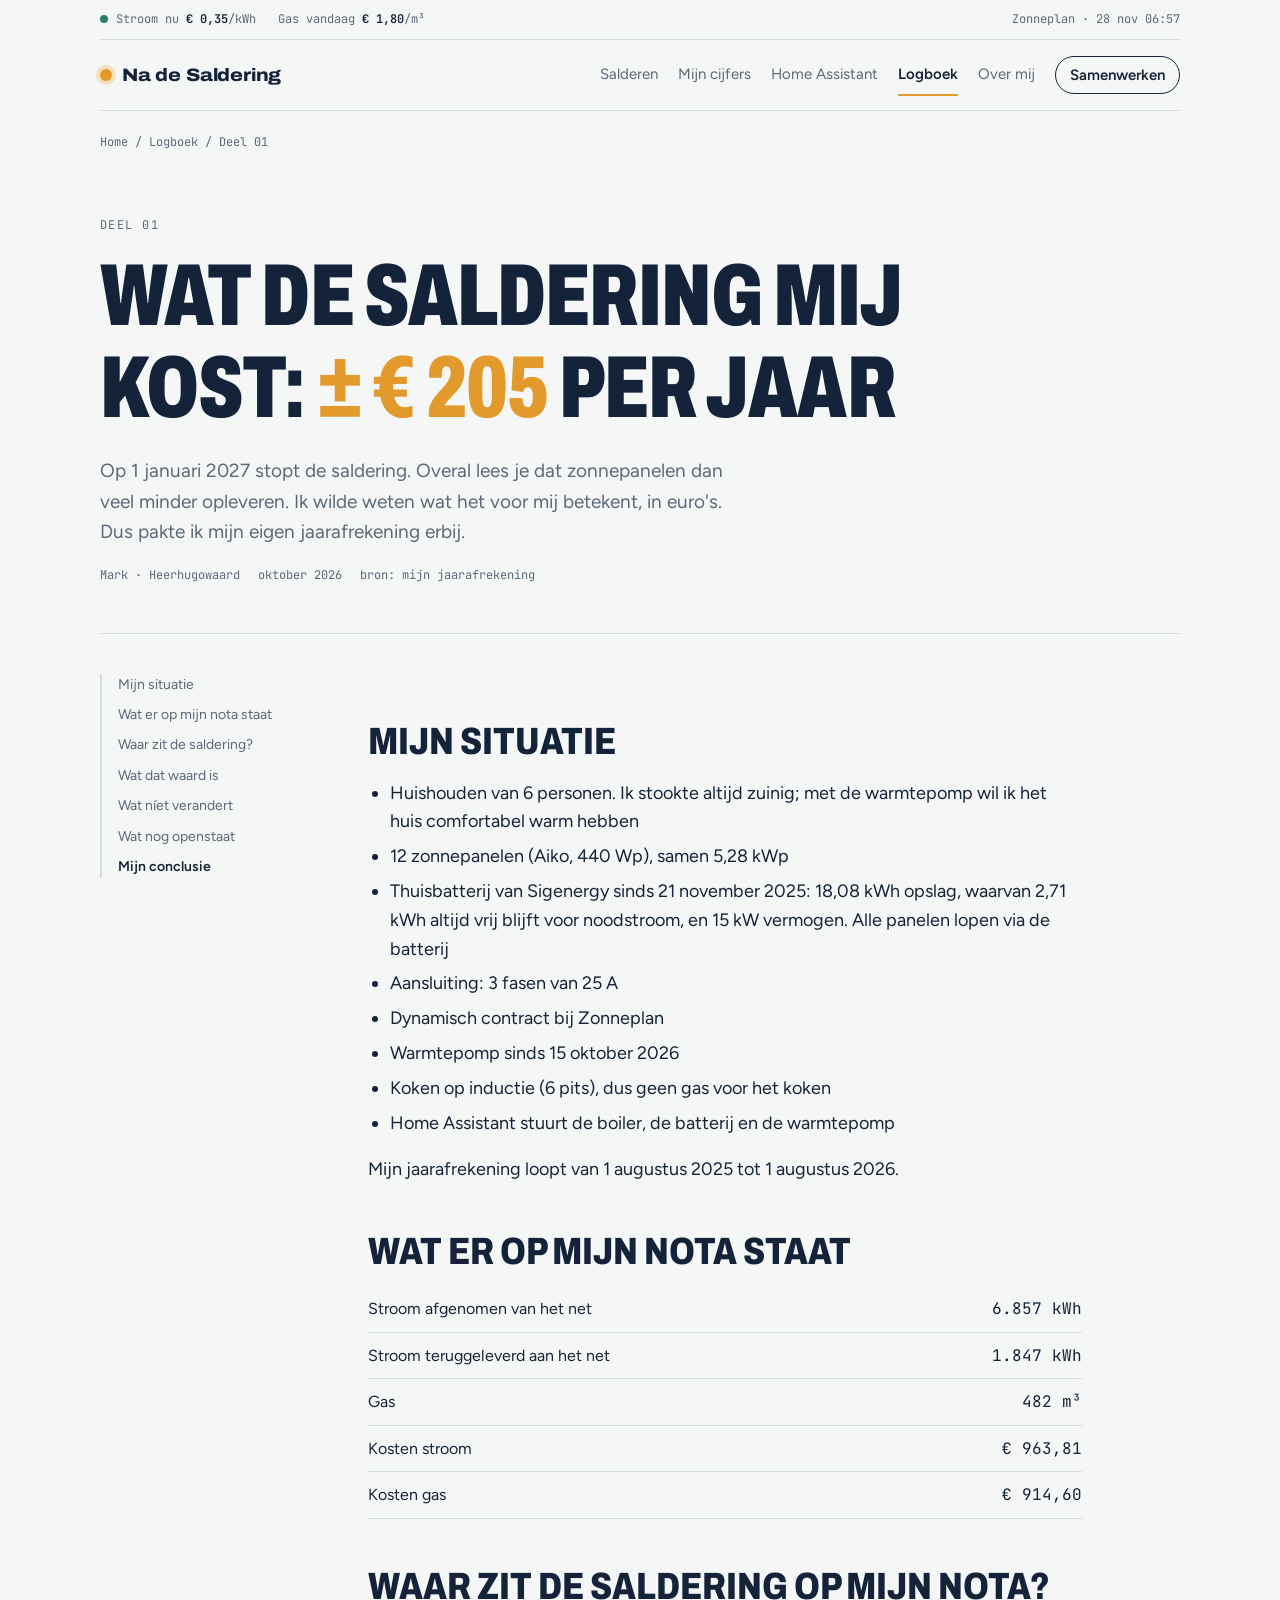
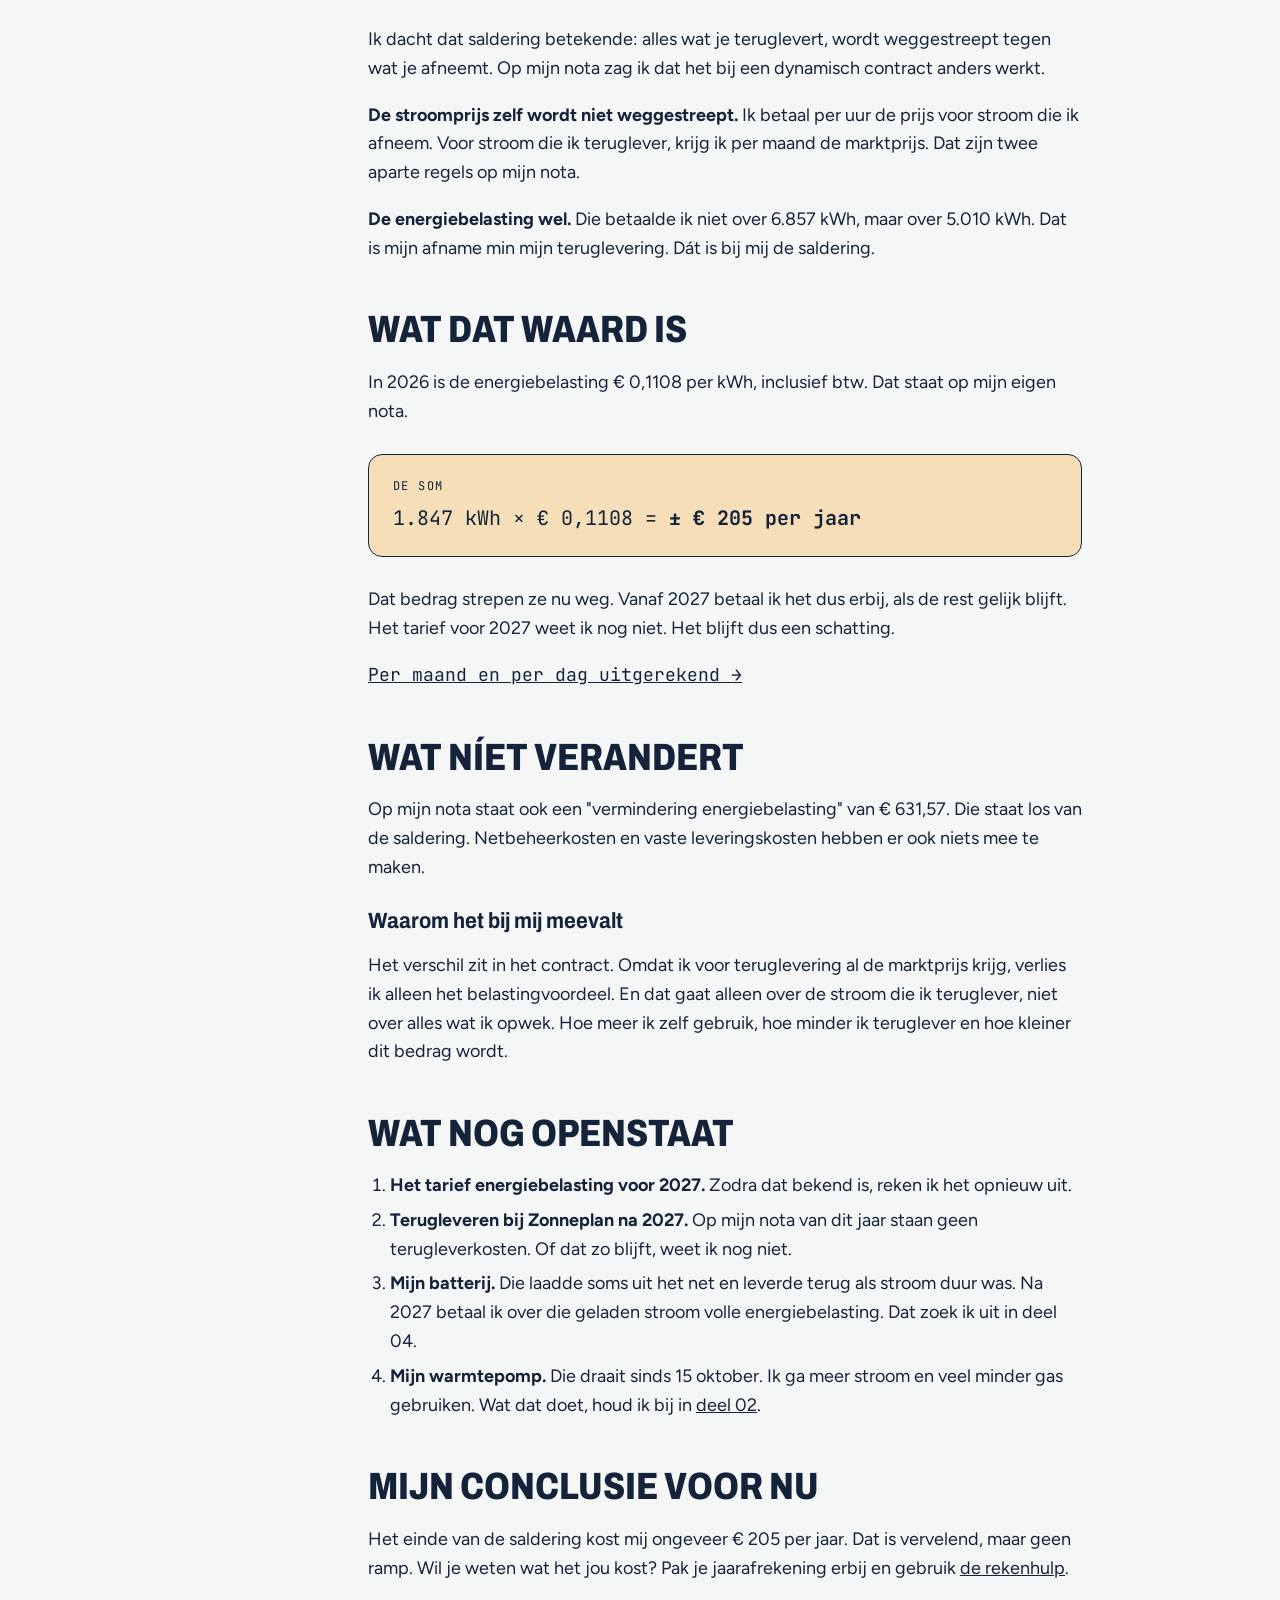
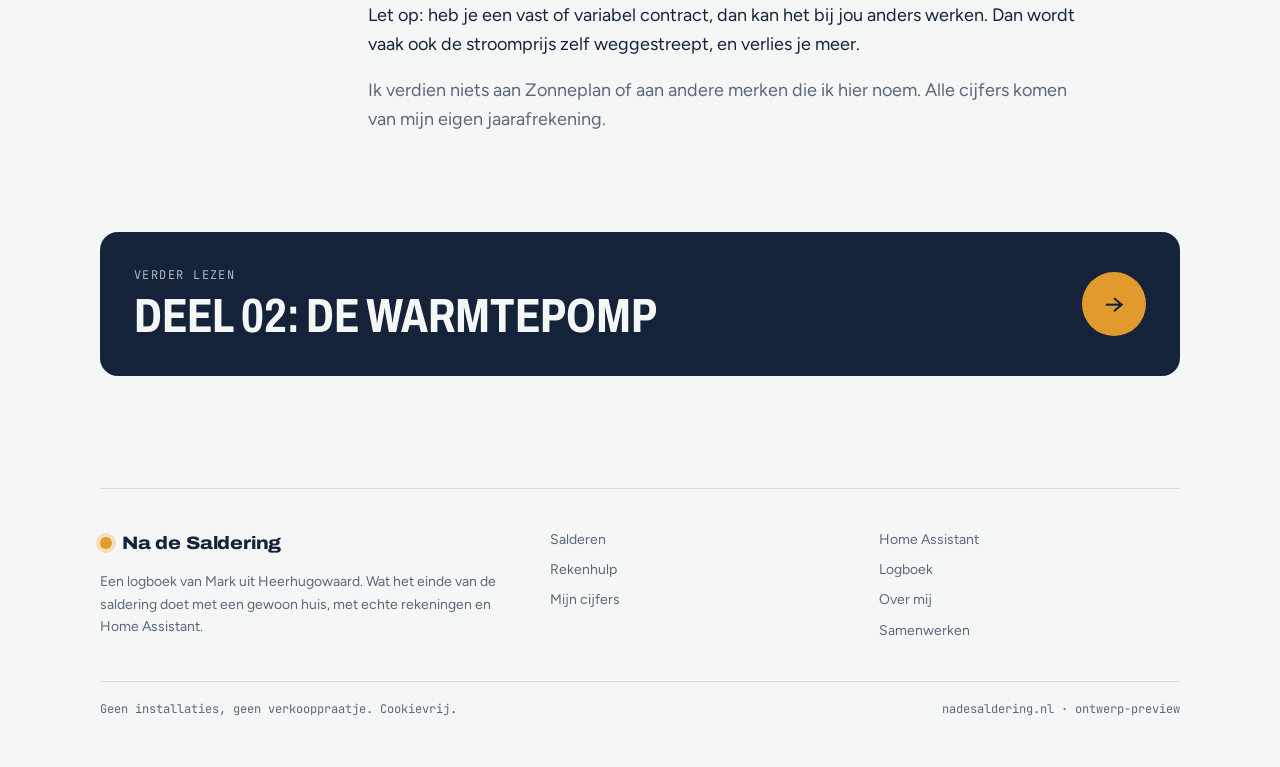
<file: deel-01.html>
<!doctype html><html lang="nl"><head><meta charset="utf-8"><meta name="viewport" content="width=device-width,initial-scale=1,viewport-fit=cover"><title>Deel 01: Wat de saldering mij kost: <em>± € 205</em> per jaar · Na de Saldering</title><meta name="description" content="Op 1 januari 2027 stopt de saldering. Overal lees je dat zonnepanelen dan veel minder opleveren. Ik wilde weten wat het voor mij betekent, in euro's. Dus pakte ik mijn eigen jaarafrekening erbij."><meta name="claude:viewport-fit-sides" content="cover"><link rel="preconnect" href="https://fonts.googleapis.com"><link rel="preconnect" href="https://fonts.gstatic.com" crossorigin><link rel="stylesheet" href="https://fonts.googleapis.com/css2?family=Archivo:wdth,wght@62..125,400..900&family=Figtree:wght@400;500;600&family=JetBrains+Mono:wght@400;600&display=swap"><link rel="stylesheet" href="style.css"><script>document.documentElement.classList.add("js")</script></head><body><div class="progress" aria-hidden="true"></div><a class="skip" href="#main">Naar de inhoud</a>
<div class="bar"><div class="wrap">
  <div class="ticker mono" aria-label="Prijzen bij mij thuis, momentopname">
    <span><i class="dot"></i>Stroom nu <b>€ 0,35</b>/kWh</span>
    <span>Gas vandaag <b>€ 1,80</b>/m³</span>
    <span class="t-src">Zonneplan · 28 nov 06:57</span>
  </div>
  <header class="top">
    <a class="logo" href="index.html"><i></i>Na de Saldering</a>
    <button class="menu-btn" aria-expanded="false" aria-controls="menu"><span></span>Menu</button>
    <nav class="top-nav" id="menu" aria-label="Hoofdmenu"><a href="salderen.html">Salderen</a><a href="mijn-cijfers.html">Mijn cijfers</a><a href="home-assistant.html">Home Assistant</a><a href="logboek.html" aria-current="page">Logboek</a><a href="over.html">Over mij</a><a href="samenwerken.html">Samenwerken</a></nav>
  </header>
</div></div><div class="wrap"><main id="main"><div class="crumbs"><a href="index.html">Home</a> / <a href="logboek.html">Logboek</a> / Deel 01</div><div class="phero" style="grid-template-columns:1fr"><div><div class="eyebrow">Deel 01</div><h1>Wat de saldering mij kost: <em>± € 205</em> per jaar</h1><p class="lede">Op 1 januari 2027 stopt de saldering. Overal lees je dat zonnepanelen dan veel minder opleveren. Ik wilde weten wat het voor mij betekent, in euro's. Dus pakte ik mijn eigen jaarafrekening erbij.</p><div class="meta-row"><span>Mark · Heerhugowaard</span><span>oktober 2026</span><span>bron: mijn jaarafrekening</span></div></div></div><section style="padding-top:40px"><div class="art-layout"><nav class="toc" aria-label="In dit deel"><a href="#situatie">Mijn situatie</a><a href="#nota">Wat er op mijn nota staat</a><a href="#waar">Waar zit de saldering?</a><a href="#waard">Wat dat waard is</a><a href="#niet">Wat níet verandert</a><a href="#open">Wat nog openstaat</a><a href="#conclusie">Mijn conclusie</a></nav><article class="prose"><h2 id="situatie">Mijn situatie</h2>
<ul><li>Huishouden van 6 personen. Ik stookte altijd zuinig; met de warmtepomp wil ik het huis comfortabel warm hebben</li>
<li>12 zonnepanelen (Aiko, 440 Wp), samen 5,28 kWp</li>
<li>Thuisbatterij van Sigenergy sinds 21 november 2025: 18,08 kWh opslag, waarvan 2,71 kWh altijd vrij blijft voor noodstroom, en 15 kW vermogen. Alle panelen lopen via de batterij</li>
<li>Aansluiting: 3 fasen van 25 A</li><li>Dynamisch contract bij Zonneplan</li>
<li>Warmtepomp sinds 15 oktober 2026</li><li>Koken op inductie (6 pits), dus geen gas voor het koken</li><li>Home Assistant stuurt de boiler, de batterij en de warmtepomp</li></ul>
<p>Mijn jaarafrekening loopt van 1 augustus 2025 tot 1 augustus 2026.</p>
<h2 id="nota">Wat er op mijn nota staat</h2>
<table><tr><td>Stroom afgenomen van het net</td><td>6.857 kWh</td></tr><tr><td>Stroom teruggeleverd aan het net</td><td>1.847 kWh</td></tr><tr><td>Gas</td><td>482 m³</td></tr><tr><td>Kosten stroom</td><td>€ 963,81</td></tr><tr><td>Kosten gas</td><td>€ 914,60</td></tr></table>
<h2 id="waar">Waar zit de saldering op mijn nota?</h2>
<p>Ik dacht dat saldering betekende: alles wat je teruglevert, wordt weggestreept tegen wat je afneemt. Op mijn nota zag ik dat het bij een dynamisch contract anders werkt.</p>
<p><b>De stroomprijs zelf wordt niet weggestreept.</b> Ik betaal per uur de prijs voor stroom die ik afneem. Voor stroom die ik teruglever, krijg ik per maand de marktprijs. Dat zijn twee aparte regels op mijn nota.</p>
<p><b>De energiebelasting wel.</b> Die betaalde ik niet over 6.857 kWh, maar over 5.010 kWh. Dat is mijn afname min mijn teruglevering. Dát is bij mij de saldering.</p>
<h2 id="waard">Wat dat waard is</h2>
<p>In 2026 is de energiebelasting € 0,1108 per kWh, inclusief btw. Dat staat op mijn eigen nota.</p>
<div class="callout"><div class="eyebrow">De som</div><p class="mono" style="font-size:20px">1.847 kWh × € 0,1108 = <b>± € 205 per jaar</b></p></div>
<p>Dat bedrag strepen ze nu weg. Vanaf 2027 betaal ik het dus erbij, als de rest gelijk blijft. Het tarief voor 2027 weet ik nog niet. Het blijft dus een schatting.</p>
<p><a class="mono" href="dagen.html#scheelt">Per maand en per dag uitgerekend →</a></p>
<h2 id="niet">Wat níet verandert</h2>
<p>Op mijn nota staat ook een "vermindering energiebelasting" van € 631,57. Die staat los van de saldering. Netbeheerkosten en vaste leveringskosten hebben er ook niets mee te maken.</p>
<h3>Waarom het bij mij meevalt</h3>
<p>Het verschil zit in het contract. Omdat ik voor teruglevering al de marktprijs krijg, verlies ik alleen het belastingvoordeel. En dat gaat alleen over de stroom die ik teruglever, niet over alles wat ik opwek. Hoe meer ik zelf gebruik, hoe minder ik teruglever en hoe kleiner dit bedrag wordt.</p>
<h2 id="open">Wat nog openstaat</h2>
<ol><li><b>Het tarief energiebelasting voor 2027.</b> Zodra dat bekend is, reken ik het opnieuw uit.</li>
<li><b>Terugleveren bij Zonneplan na 2027.</b> Op mijn nota van dit jaar staan geen terugleverkosten. Of dat zo blijft, weet ik nog niet.</li>
<li><b>Mijn batterij.</b> Die laadde soms uit het net en leverde terug als stroom duur was. Na 2027 betaal ik over die geladen stroom volle energiebelasting. Dat zoek ik uit in deel 04.</li>
<li><b>Mijn warmtepomp.</b> Die draait sinds 15 oktober. Ik ga meer stroom en veel minder gas gebruiken. Wat dat doet, houd ik bij in <a href="deel-02.html">deel 02</a>.</li></ol>
<h2 id="conclusie">Mijn conclusie voor nu</h2>
<p>Het einde van de saldering kost mij ongeveer € 205 per jaar. Dat is vervelend, maar geen ramp. Wil je weten wat het jou kost? Pak je jaarafrekening erbij en gebruik <a href="salderen.html#rekenhulp">de rekenhulp</a>.</p>
<p>Let op: heb je een vast of variabel contract, dan kan het bij jou anders werken. Dan wordt vaak ook de stroomprijs zelf weggestreept, en verlies je meer.</p>
<p class="note">Ik verdien niets aan Zonneplan of aan andere merken die ik hier noem. Alle cijfers komen van mijn eigen jaarafrekening.</p></article></div></section><section class="end rv"><a class="next" href="deel-02.html"><div><div class="eyebrow">Verder lezen</div><h2>Deel 02: de warmtepomp</h2></div><span class="arr" aria-hidden="true">→</span></a></section></main><footer class="foot">
  <div><a class="logo" href="index.html"><i></i>Na de Saldering</a>
    <p>Een logboek van Mark uit Heerhugowaard. Wat het einde van de saldering doet met een gewoon huis, met echte rekeningen en Home Assistant.</p></div>
  <div><ul><li><a href="salderen.html">Salderen</a></li><li><a href="salderen.html#rekenhulp">Rekenhulp</a></li><li><a href="mijn-cijfers.html">Mijn cijfers</a></li></ul></div>
  <div><ul><li><a href="home-assistant.html">Home Assistant</a></li><li><a href="logboek.html">Logboek</a></li><li><a href="over.html">Over mij</a></li><li><a href="samenwerken.html">Samenwerken</a></li></ul></div>
  <div class="fine"><span>Geen installaties, geen verkooppraatje. Cookievrij.</span><span>nadesaldering.nl · ontwerp-preview</span></div>
</footer></div><script src="app.js"></script></body></html>
</file>
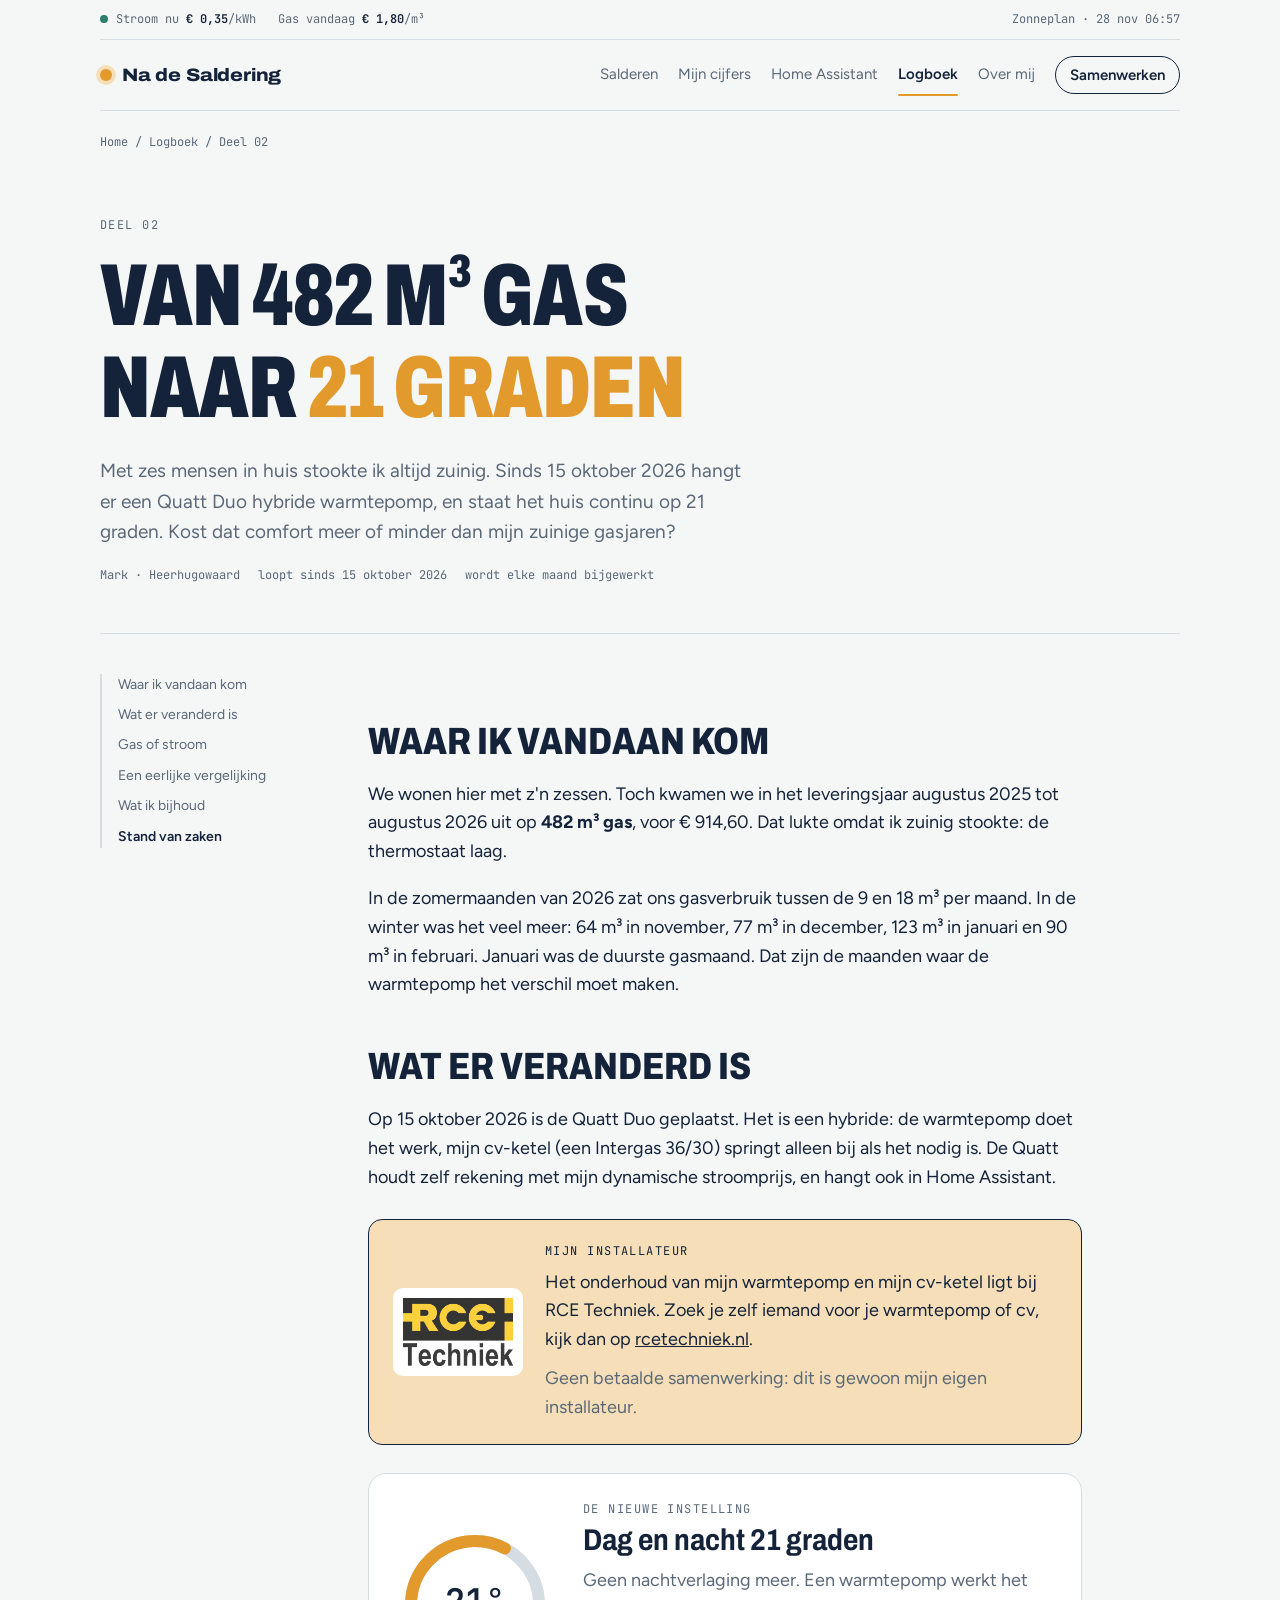
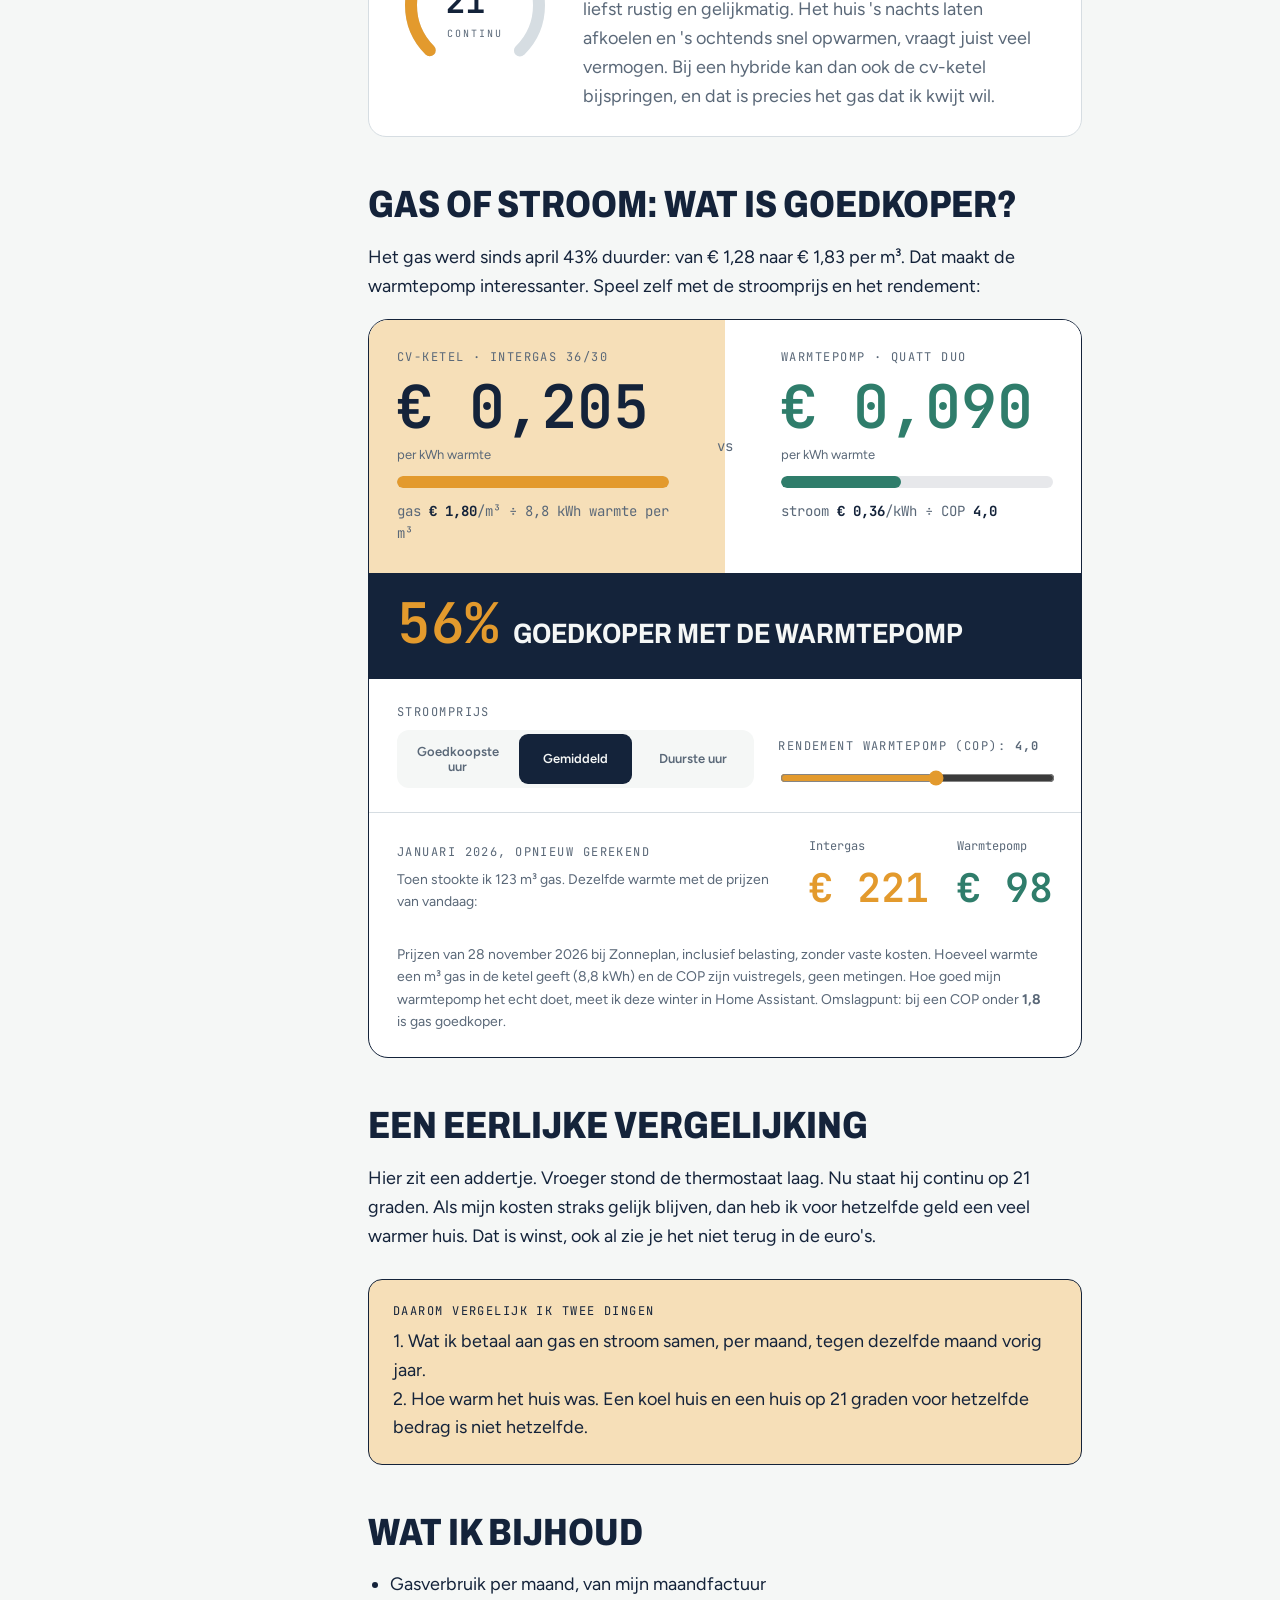
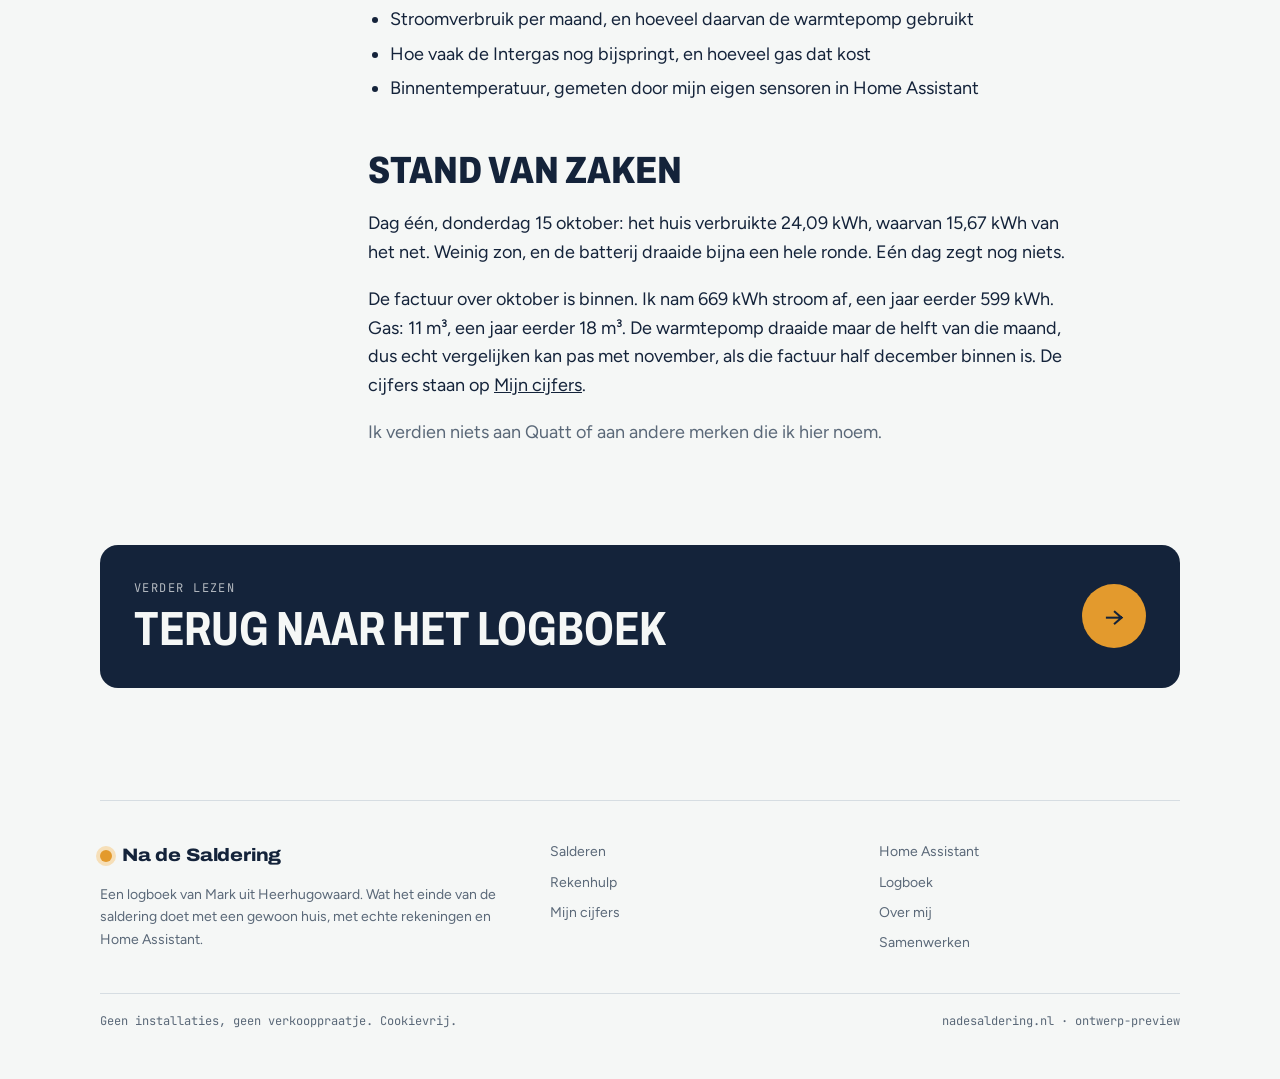
<file: deel-02.html>
<!doctype html><html lang="nl"><head><meta charset="utf-8"><meta name="viewport" content="width=device-width,initial-scale=1,viewport-fit=cover"><title>Deel 02: Van 482 m³ gas naar <em>21 graden</em> · Na de Saldering</title><meta name="description" content="Met zes mensen in huis stookte ik altijd zuinig. Sinds 15 oktober 2026 hangt er een Quatt Duo hybride warmtepomp, en staat het huis continu op 21 graden. Kost dat comfort meer of minder dan mijn zuinige gasjaren?"><meta name="claude:viewport-fit-sides" content="cover"><link rel="preconnect" href="https://fonts.googleapis.com"><link rel="preconnect" href="https://fonts.gstatic.com" crossorigin><link rel="stylesheet" href="https://fonts.googleapis.com/css2?family=Archivo:wdth,wght@62..125,400..900&family=Figtree:wght@400;500;600&family=JetBrains+Mono:wght@400;600&display=swap"><link rel="stylesheet" href="style.css"><script>document.documentElement.classList.add("js")</script></head><body><div class="progress" aria-hidden="true"></div><a class="skip" href="#main">Naar de inhoud</a>
<div class="bar"><div class="wrap">
  <div class="ticker mono" aria-label="Prijzen bij mij thuis, momentopname">
    <span><i class="dot"></i>Stroom nu <b>€ 0,35</b>/kWh</span>
    <span>Gas vandaag <b>€ 1,80</b>/m³</span>
    <span class="t-src">Zonneplan · 28 nov 06:57</span>
  </div>
  <header class="top">
    <a class="logo" href="index.html"><i></i>Na de Saldering</a>
    <button class="menu-btn" aria-expanded="false" aria-controls="menu"><span></span>Menu</button>
    <nav class="top-nav" id="menu" aria-label="Hoofdmenu"><a href="salderen.html">Salderen</a><a href="mijn-cijfers.html">Mijn cijfers</a><a href="home-assistant.html">Home Assistant</a><a href="logboek.html" aria-current="page">Logboek</a><a href="over.html">Over mij</a><a href="samenwerken.html">Samenwerken</a></nav>
  </header>
</div></div><div class="wrap"><main id="main"><div class="crumbs"><a href="index.html">Home</a> / <a href="logboek.html">Logboek</a> / Deel 02</div><div class="phero" style="grid-template-columns:1fr"><div><div class="eyebrow">Deel 02</div><h1>Van 482 m³ gas naar <em>21 graden</em></h1><p class="lede">Met zes mensen in huis stookte ik altijd zuinig. Sinds 15 oktober 2026 hangt er een Quatt Duo hybride warmtepomp, en staat het huis continu op 21 graden. Kost dat comfort meer of minder dan mijn zuinige gasjaren?</p><div class="meta-row"><span>Mark · Heerhugowaard</span><span>loopt sinds 15 oktober 2026</span><span>wordt elke maand bijgewerkt</span></div></div></div><section style="padding-top:40px"><div class="art-layout"><nav class="toc" aria-label="In dit deel"><a href="#voor">Waar ik vandaan kom</a><a href="#nu">Wat er veranderd is</a><a href="#prijs">Gas of stroom</a><a href="#eerlijk">Een eerlijke vergelijking</a><a href="#meten">Wat ik bijhoud</a><a href="#stand">Stand van zaken</a></nav><article class="prose"><h2 id="voor">Waar ik vandaan kom</h2>
<p>We wonen hier met z'n zessen. Toch kwamen we in het leveringsjaar augustus 2025 tot augustus 2026 uit op <b>482 m³ gas</b>, voor € 914,60. Dat lukte omdat ik zuinig stookte: de thermostaat laag.</p>
<p>In de zomermaanden van 2026 zat ons gasverbruik tussen de 9 en 18 m³ per maand. In de winter was het veel meer: 64 m³ in november, 77 m³ in december, 123 m³ in januari en 90 m³ in februari. Januari was de duurste gasmaand. Dat zijn de maanden waar de warmtepomp het verschil moet maken.</p>
<h2 id="nu">Wat er veranderd is</h2>
<p>Op 15 oktober 2026 is de Quatt Duo geplaatst. Het is een hybride: de warmtepomp doet het werk, mijn cv-ketel (een Intergas 36/30) springt alleen bij als het nodig is. De Quatt houdt zelf rekening met mijn dynamische stroomprijs, en hangt ook in Home Assistant.</p><div class="callout" style="display:flex;flex-wrap:wrap;gap:18px 22px;align-items:center"><a href="https://rcetechniek.nl" rel="noopener" style="flex:0 0 auto;background:#fff;border-radius:10px;padding:10px;line-height:0"><img src="rce-techniek.png" alt="RCE Techniek" width="110" style="display:block;width:110px;height:auto"></a><div style="flex:1 1 240px"><div class="eyebrow">Mijn installateur</div><p>Het onderhoud van mijn warmtepomp en mijn cv-ketel ligt bij RCE Techniek. Zoek je zelf iemand voor je warmtepomp of cv, kijk dan op <a href="https://rcetechniek.nl" rel="noopener">rcetechniek.nl</a>.</p><p class="note" style="margin-top:10px">Geen betaalde samenwerking: dit is gewoon mijn eigen installateur.</p></div></div><div class="dial rv"><svg viewBox="0 0 160 160" role="img" aria-label="Thermostaat op 21 graden">
  <circle cx="80" cy="80" r="64" fill="none" stroke="var(--line)" stroke-width="12" stroke-dasharray="301.6 402.1" transform="rotate(135 80 80)" stroke-linecap="round"/>
  <circle id="dial-arc" cx="80" cy="80" r="64" fill="none" stroke="var(--sun)" stroke-width="12" stroke-dasharray="301.6 402.1" stroke-dashoffset="301.6" data-to="120" transform="rotate(135 80 80)" stroke-linecap="round" style="transition:stroke-dashoffset 1.6s cubic-bezier(.2,.7,.2,1)"/>
  <text x="80" y="88" text-anchor="middle" font-family="JetBrains Mono, monospace" font-size="34" font-weight="600" fill="var(--ink)">21°</text>
  <text x="80" y="112" text-anchor="middle" font-family="JetBrains Mono, monospace" font-size="10" letter-spacing="2" fill="var(--muted)">CONTINU</text></svg>
  <div><div class="eyebrow">De nieuwe instelling</div><h3>Dag en nacht 21 graden</h3><p>Geen nachtverlaging meer. Een warmtepomp werkt het liefst rustig en gelijkmatig. Het huis 's nachts laten afkoelen en 's ochtends snel opwarmen, vraagt juist veel vermogen. Bij een hybride kan dan ook de cv-ketel bijspringen, en dat is precies het gas dat ik kwijt wil.</p></div></div>
<h2 id="prijs">Gas of stroom: wat is goedkoper?</h2>
<p>Het gas werd sinds april 43% duurder: van € 1,28 naar € 1,83 per m³. Dat maakt de warmtepomp interessanter. Speel zelf met de stroomprijs en het rendement:</p><div class="heat rv" id="heat">
  <div class="heat-top">
    <div class="heat-side gas"><div class="eyebrow">Cv-ketel · Intergas 36/30</div><div class="heat-price mono"><span id="h-gas-k">€ 0,00</span><small>per kWh warmte</small></div>
      <div class="heat-bar"><i id="h-gas-bar"></i></div><p class="mono">gas <b>€ 1,80</b>/m³ ÷ 8,8 kWh warmte per m³</p></div>
    <div class="heat-vs mono" aria-hidden="true">vs</div>
    <div class="heat-side wp"><div class="eyebrow">Warmtepomp · Quatt Duo</div><div class="heat-price mono"><span id="h-wp-k">€ 0,00</span><small>per kWh warmte</small></div>
      <div class="heat-bar"><i id="h-wp-bar"></i></div><p class="mono">stroom <b id="h-el-p">€ 0,36</b>/kWh ÷ COP <b id="h-cop-t">4,0</b></p></div>
  </div>
  <div class="heat-verdict" aria-live="polite"><b id="h-verdict">0%</b><span id="h-verdict-t">goedkoper met de warmtepomp</span></div>
  <div class="heat-ctl">
    <div><div class="eyebrow">Stroomprijs</div><div class="seg-ctl three" id="h-el" style="margin-top:8px">
      <button type="button" data-v="0.3294" aria-pressed="false">Goedkoopste uur</button><button type="button" data-v="0.3607" aria-pressed="true">Gemiddeld</button><button type="button" data-v="0.4001" aria-pressed="false">Duurste uur</button></div></div>
    <label for="h-cop"><span class="eyebrow">Rendement warmtepomp (COP): <b class="mono" id="h-cop-v">4,0</b></span>
      <input type="range" id="h-cop" class="slide" min="2" max="5.5" step="0.1" value="4"></label>
  </div>
  <div class="heat-jan"><div><div class="eyebrow">Januari 2026, opnieuw gerekend</div><p>Toen stookte ik 123 m³ gas. Dezelfde warmte met de prijzen van vandaag:</p></div>
    <div class="jan-nums mono"><div><span>Intergas</span><b id="h-jan-gas">€ 0</b></div><div><span>Warmtepomp</span><b id="h-jan-wp">€ 0</b></div></div></div>
  <p class="note">Prijzen van 28 november 2026 bij Zonneplan, inclusief belasting, zonder vaste kosten. Hoeveel warmte een m³ gas in de ketel geeft (8,8 kWh) en de COP zijn vuistregels, geen metingen. Hoe goed mijn warmtepomp het echt doet, meet ik deze winter in Home Assistant. Omslagpunt: bij een COP onder <b id="h-break">1,9</b> is gas goedkoper.</p>
</div>
<h2 id="eerlijk">Een eerlijke vergelijking</h2>
<p>Hier zit een addertje. Vroeger stond de thermostaat laag. Nu staat hij continu op 21 graden. Als mijn kosten straks gelijk blijven, dan heb ik voor hetzelfde geld een veel warmer huis. Dat is winst, ook al zie je het niet terug in de euro's.</p>
<div class="callout"><div class="eyebrow">Daarom vergelijk ik twee dingen</div><p>1. Wat ik betaal aan gas en stroom samen, per maand, tegen dezelfde maand vorig jaar.<br>2. Hoe warm het huis was. Een koel huis en een huis op 21 graden voor hetzelfde bedrag is niet hetzelfde.</p></div>
<h2 id="meten">Wat ik bijhoud</h2>
<ul><li>Gasverbruik per maand, van mijn maandfactuur</li>
<li>Stroomverbruik per maand, en hoeveel daarvan de warmtepomp gebruikt</li>
<li>Hoe vaak de Intergas nog bijspringt, en hoeveel gas dat kost</li>
<li>Binnentemperatuur, gemeten door mijn eigen sensoren in Home Assistant</li></ul>
<h2 id="stand">Stand van zaken</h2>
<p>Dag één, donderdag 15 oktober: het huis verbruikte 24,09 kWh, waarvan 15,67 kWh van het net. Weinig zon, en de batterij draaide bijna een hele ronde. Eén dag zegt nog niets.</p>
<p>De factuur over oktober is binnen. Ik nam 669 kWh stroom af, een jaar eerder 599 kWh. Gas: 11 m³, een jaar eerder 18 m³. De warmtepomp draaide maar de helft van die maand, dus echt vergelijken kan pas met november, als die factuur half december binnen is. De cijfers staan op <a href="mijn-cijfers.html#vorigjaar">Mijn cijfers</a>.</p>
<p class="note">Ik verdien niets aan Quatt of aan andere merken die ik hier noem.</p></article></div></section><section class="end rv"><a class="next" href="logboek.html"><div><div class="eyebrow">Verder lezen</div><h2>Terug naar het logboek</h2></div><span class="arr" aria-hidden="true">→</span></a></section></main><footer class="foot">
  <div><a class="logo" href="index.html"><i></i>Na de Saldering</a>
    <p>Een logboek van Mark uit Heerhugowaard. Wat het einde van de saldering doet met een gewoon huis, met echte rekeningen en Home Assistant.</p></div>
  <div><ul><li><a href="salderen.html">Salderen</a></li><li><a href="salderen.html#rekenhulp">Rekenhulp</a></li><li><a href="mijn-cijfers.html">Mijn cijfers</a></li></ul></div>
  <div><ul><li><a href="home-assistant.html">Home Assistant</a></li><li><a href="logboek.html">Logboek</a></li><li><a href="over.html">Over mij</a></li><li><a href="samenwerken.html">Samenwerken</a></li></ul></div>
  <div class="fine"><span>Geen installaties, geen verkooppraatje. Cookievrij.</span><span>nadesaldering.nl · ontwerp-preview</span></div>
</footer></div><script src="app.js"></script></body></html>
</file>
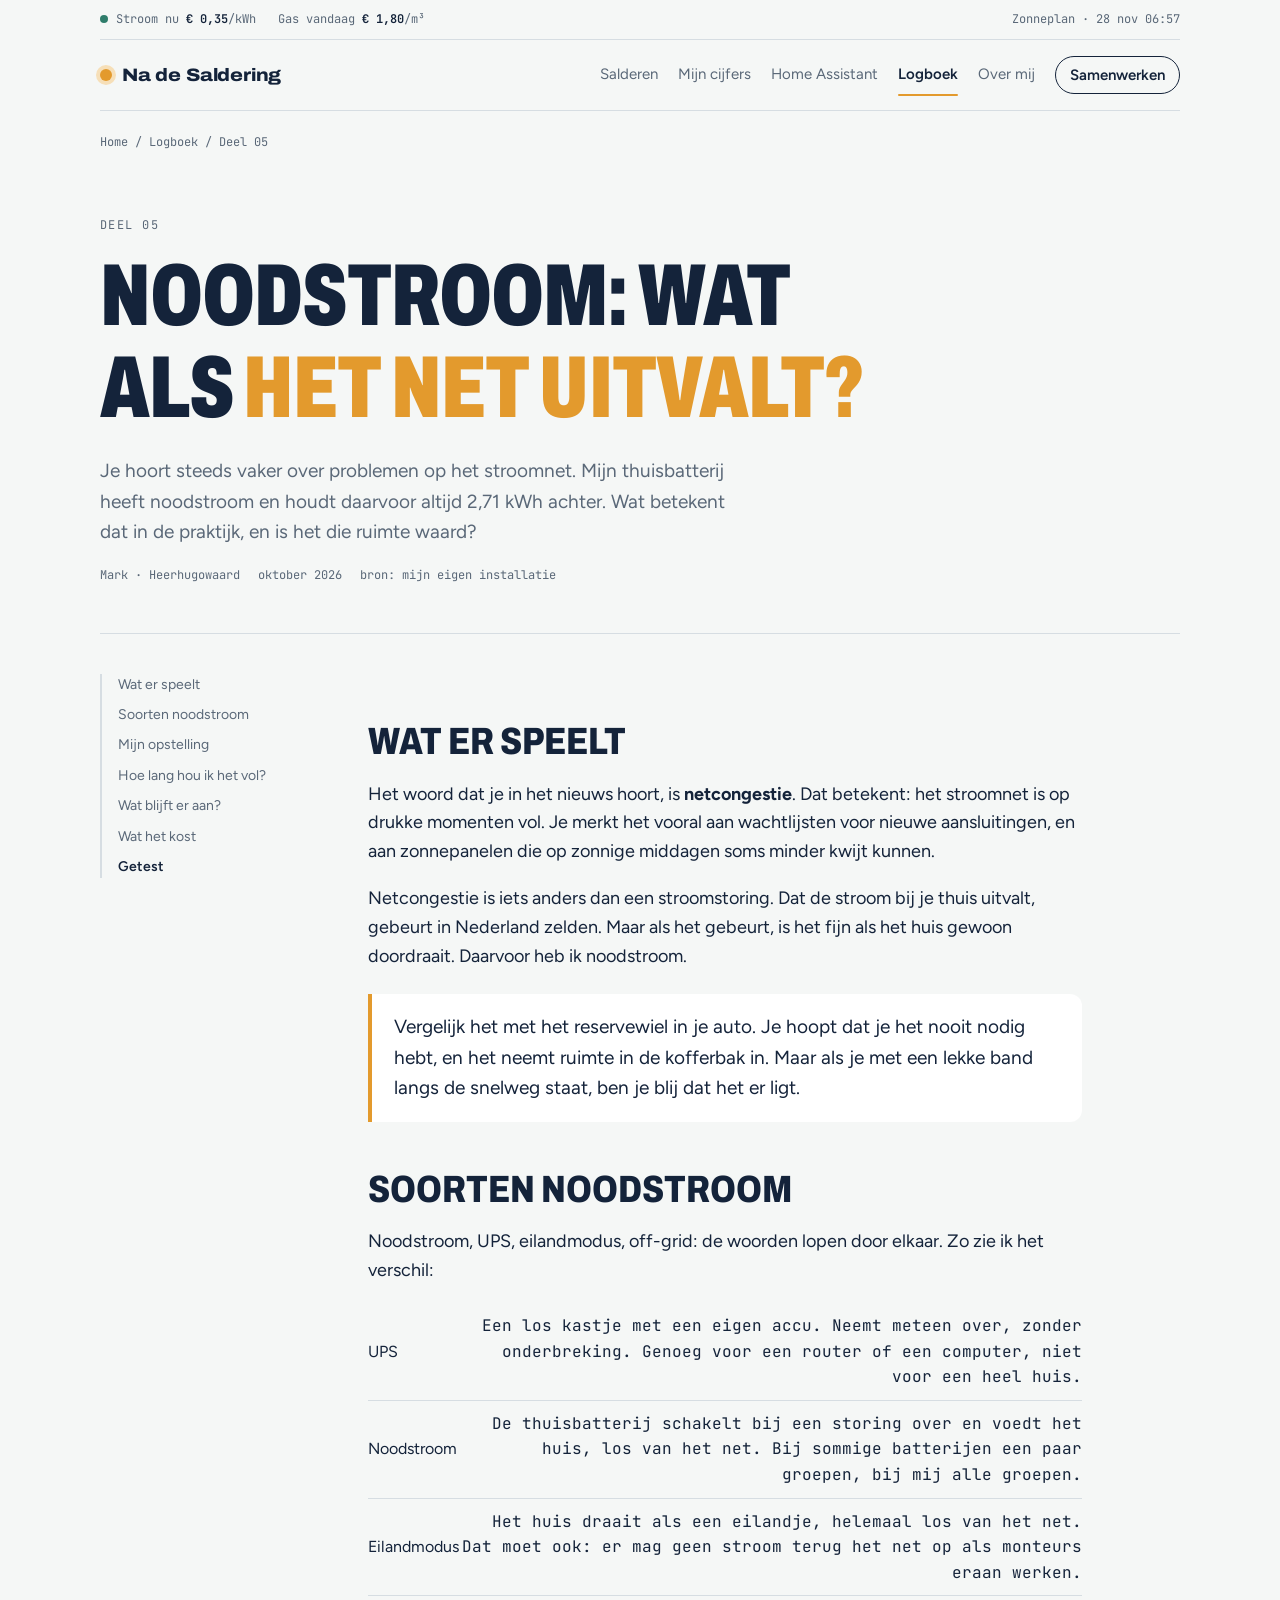
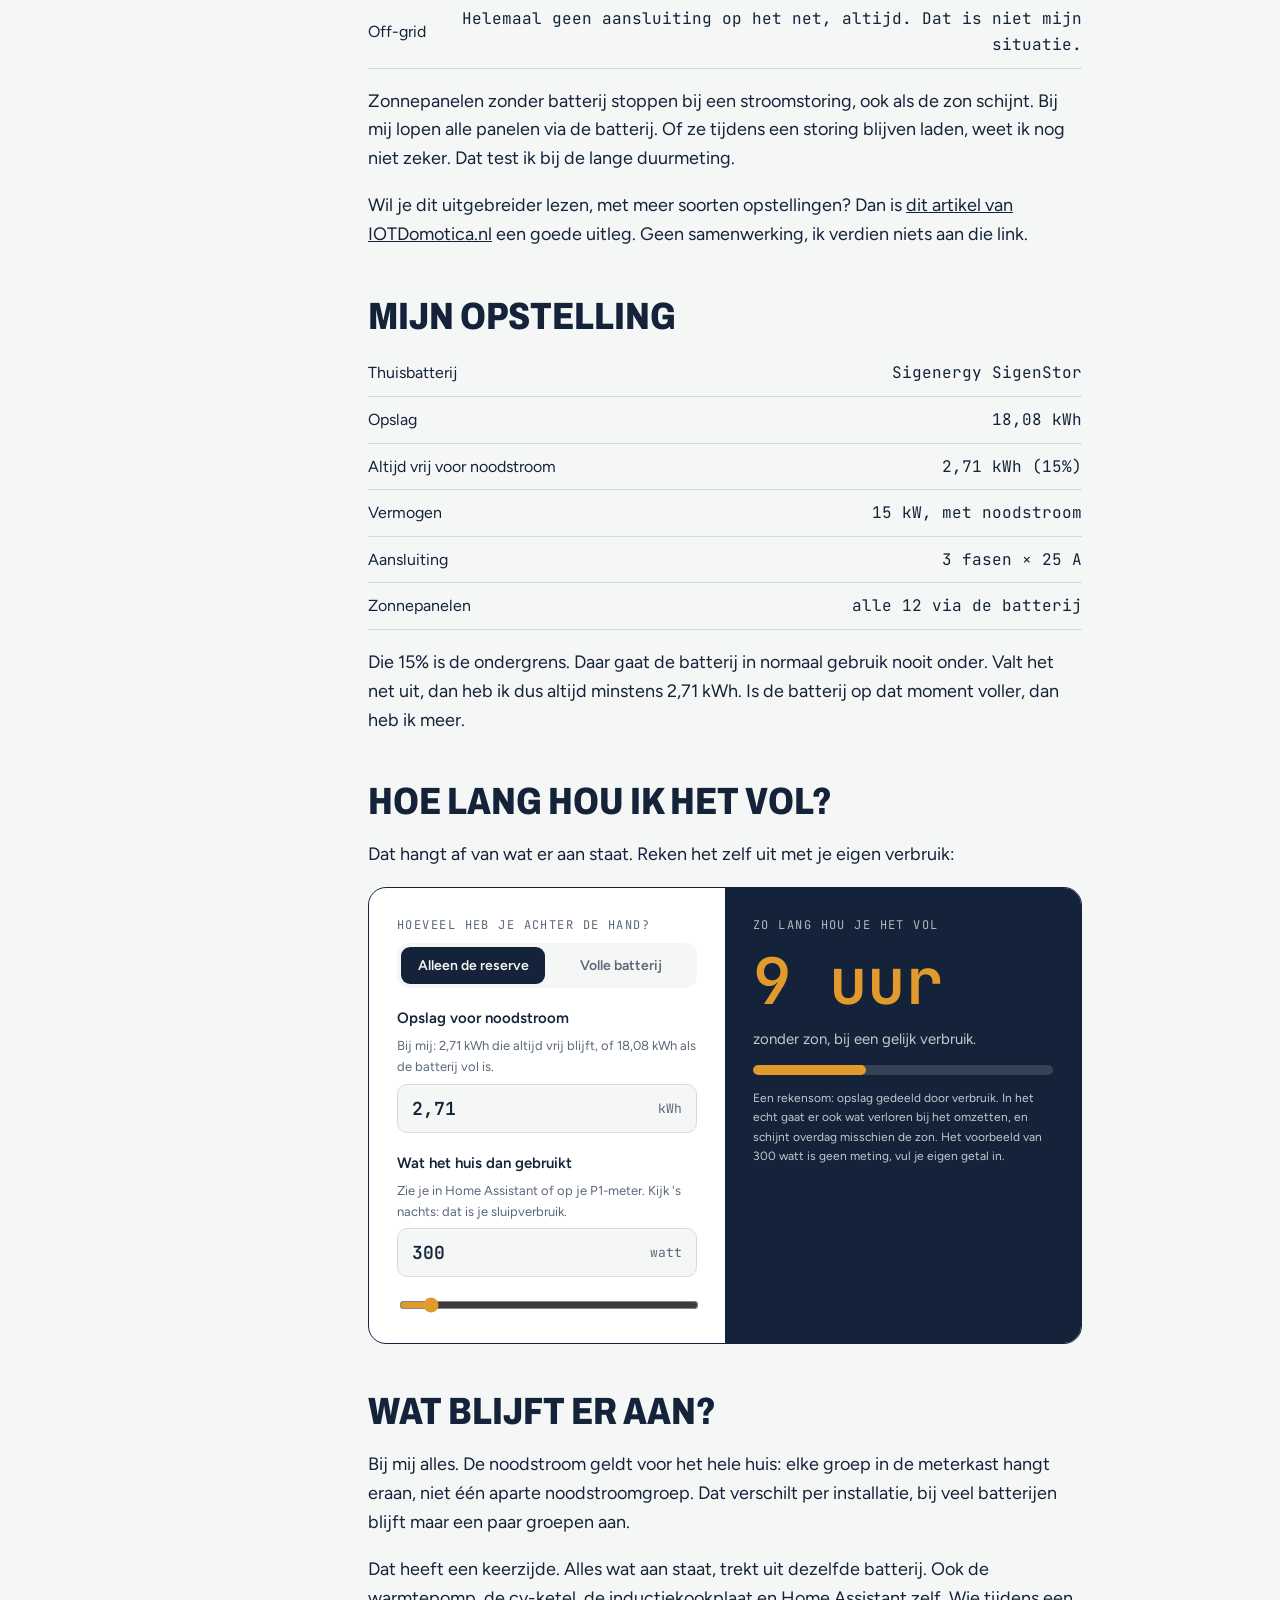
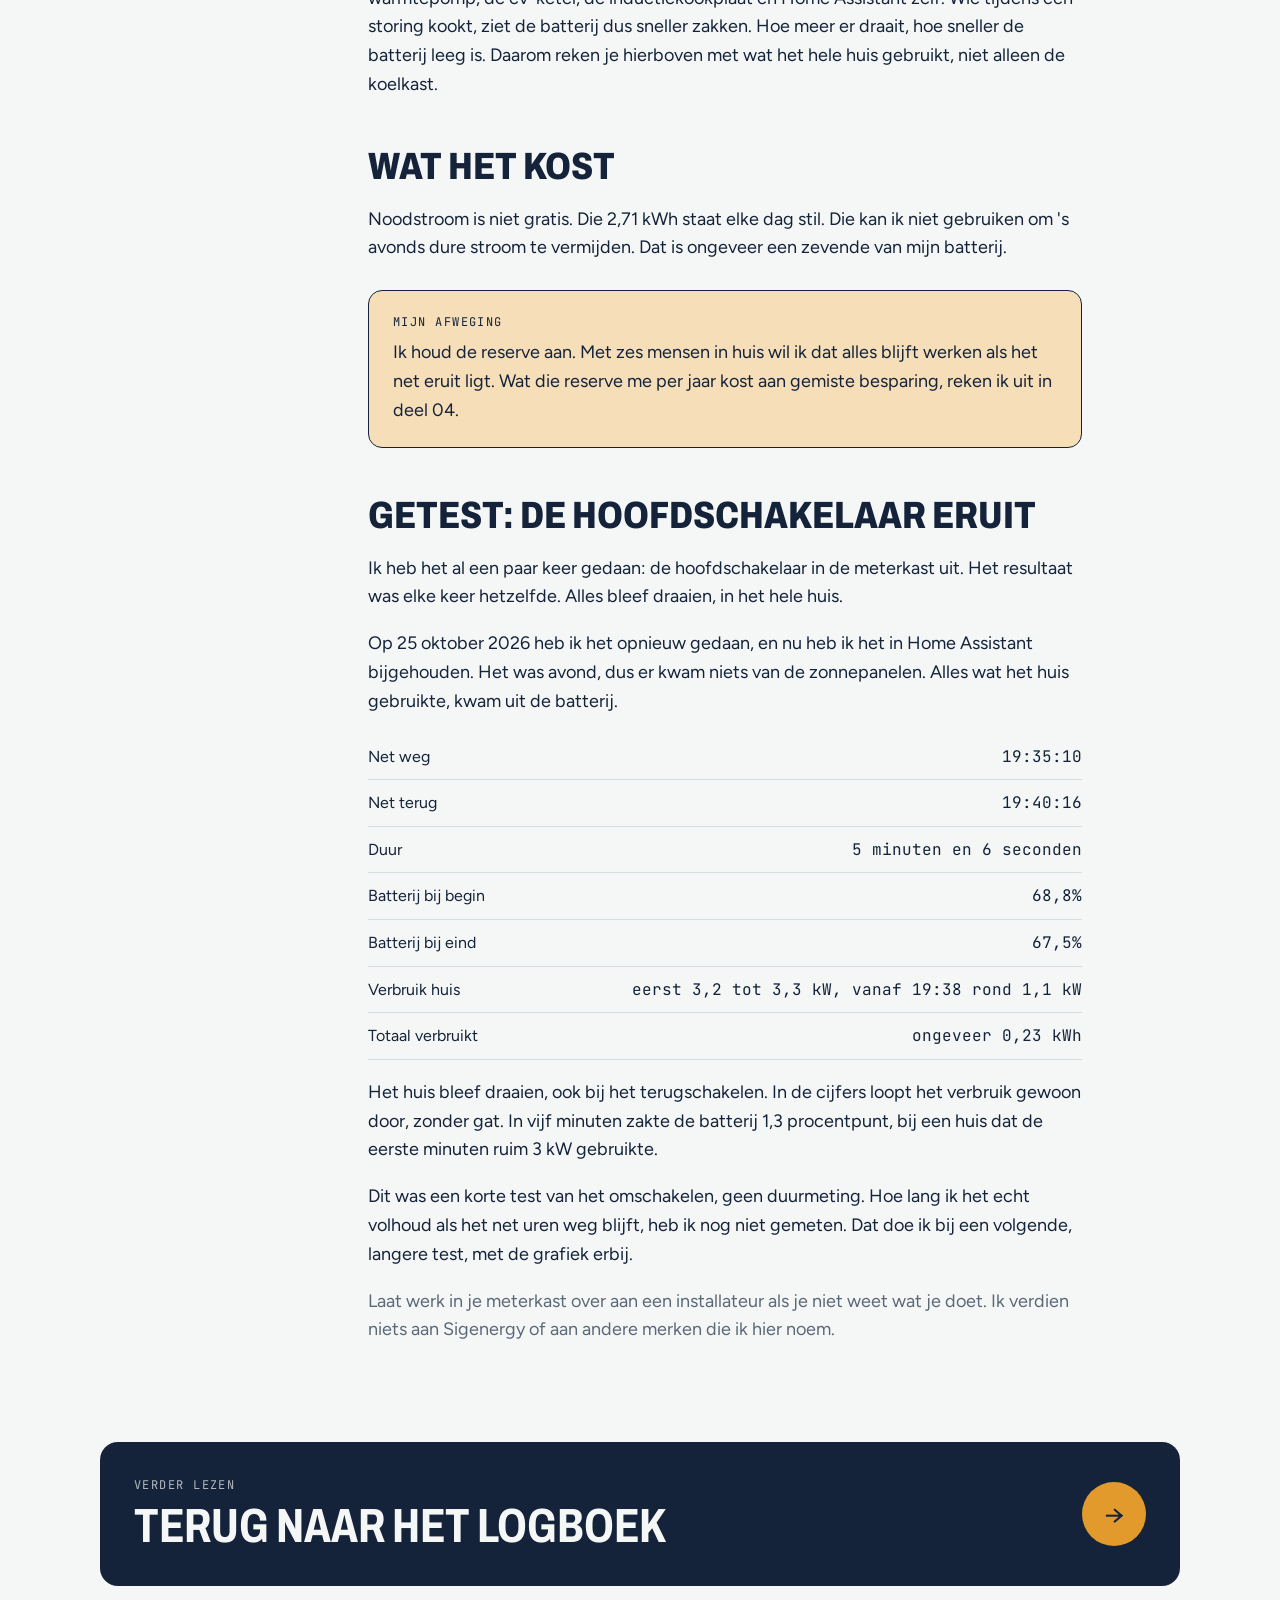
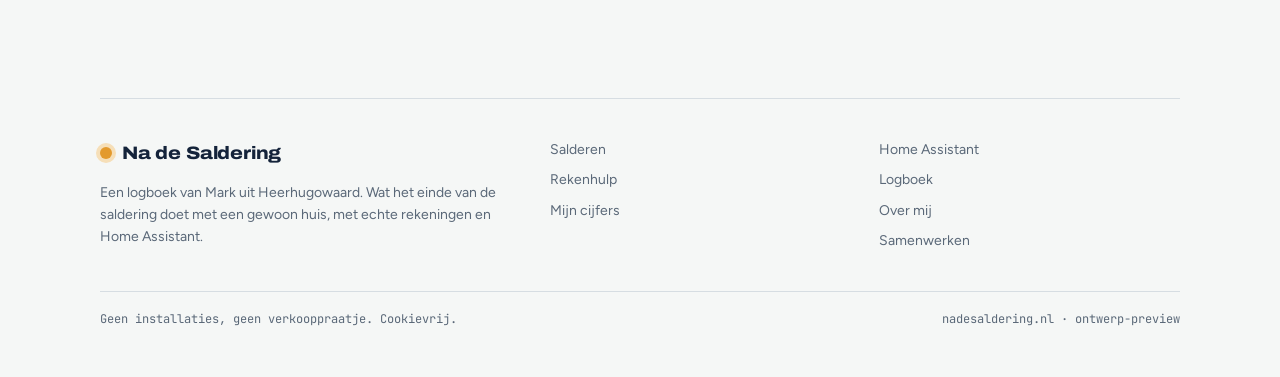
<file: deel-05.html>
<!doctype html><html lang="nl"><head><meta charset="utf-8"><meta name="viewport" content="width=device-width,initial-scale=1,viewport-fit=cover"><title>Deel 05: Noodstroom: wat als <em>het net uitvalt?</em> · Na de Saldering</title><meta name="description" content="Je hoort steeds vaker over problemen op het stroomnet. Mijn thuisbatterij heeft noodstroom en houdt daarvoor altijd 2,71 kWh achter. Wat betekent dat in de praktijk, en is het die ruimte waard?"><meta name="claude:viewport-fit-sides" content="cover"><link rel="preconnect" href="https://fonts.googleapis.com"><link rel="preconnect" href="https://fonts.gstatic.com" crossorigin><link rel="stylesheet" href="https://fonts.googleapis.com/css2?family=Archivo:wdth,wght@62..125,400..900&family=Figtree:wght@400;500;600&family=JetBrains+Mono:wght@400;600&display=swap"><link rel="stylesheet" href="style.css"><script>document.documentElement.classList.add("js")</script></head><body><div class="progress" aria-hidden="true"></div><a class="skip" href="#main">Naar de inhoud</a>
<div class="bar"><div class="wrap">
  <div class="ticker mono" aria-label="Prijzen bij mij thuis, momentopname">
    <span><i class="dot"></i>Stroom nu <b>€ 0,35</b>/kWh</span>
    <span>Gas vandaag <b>€ 1,80</b>/m³</span>
    <span class="t-src">Zonneplan · 28 nov 06:57</span>
  </div>
  <header class="top">
    <a class="logo" href="index.html"><i></i>Na de Saldering</a>
    <button class="menu-btn" aria-expanded="false" aria-controls="menu"><span></span>Menu</button>
    <nav class="top-nav" id="menu" aria-label="Hoofdmenu"><a href="salderen.html">Salderen</a><a href="mijn-cijfers.html">Mijn cijfers</a><a href="home-assistant.html">Home Assistant</a><a href="logboek.html" aria-current="page">Logboek</a><a href="over.html">Over mij</a><a href="samenwerken.html">Samenwerken</a></nav>
  </header>
</div></div><div class="wrap"><main id="main"><div class="crumbs"><a href="index.html">Home</a> / <a href="logboek.html">Logboek</a> / Deel 05</div><div class="phero" style="grid-template-columns:1fr"><div><div class="eyebrow">Deel 05</div><h1>Noodstroom: wat als <em>het net uitvalt?</em></h1><p class="lede">Je hoort steeds vaker over problemen op het stroomnet. Mijn thuisbatterij heeft noodstroom en houdt daarvoor altijd 2,71 kWh achter. Wat betekent dat in de praktijk, en is het die ruimte waard?</p><div class="meta-row"><span>Mark · Heerhugowaard</span><span>oktober 2026</span><span>bron: mijn eigen installatie</span></div></div></div><section style="padding-top:40px"><div class="art-layout"><nav class="toc" aria-label="In dit deel"><a href="#net">Wat er speelt</a><a href="#soorten">Soorten noodstroom</a><a href="#mijn">Mijn opstelling</a><a href="#lang">Hoe lang hou ik het vol?</a><a href="#aan">Wat blijft er aan?</a><a href="#prijs">Wat het kost</a><a href="#test">Getest</a></nav><article class="prose"><h2 id="net">Wat er speelt</h2>
<p>Het woord dat je in het nieuws hoort, is <b>netcongestie</b>. Dat betekent: het stroomnet is op drukke momenten vol. Je merkt het vooral aan wachtlijsten voor nieuwe aansluitingen, en aan zonnepanelen die op zonnige middagen soms minder kwijt kunnen.</p>
<p>Netcongestie is iets anders dan een stroomstoring. Dat de stroom bij je thuis uitvalt, gebeurt in Nederland zelden. Maar als het gebeurt, is het fijn als het huis gewoon doordraait. Daarvoor heb ik noodstroom.</p>
<blockquote>Vergelijk het met het reservewiel in je auto. Je hoopt dat je het nooit nodig hebt, en het neemt ruimte in de kofferbak in. Maar als je met een lekke band langs de snelweg staat, ben je blij dat het er ligt.</blockquote>
<h2 id="soorten">Soorten noodstroom</h2>
<p>Noodstroom, UPS, eilandmodus, off-grid: de woorden lopen door elkaar. Zo zie ik het verschil:</p>
<table><tr><td>UPS</td><td>Een los kastje met een eigen accu. Neemt meteen over, zonder onderbreking. Genoeg voor een router of een computer, niet voor een heel huis.</td></tr><tr><td>Noodstroom</td><td>De thuisbatterij schakelt bij een storing over en voedt het huis, los van het net. Bij sommige batterijen een paar groepen, bij mij alle groepen.</td></tr><tr><td>Eilandmodus</td><td>Het huis draait als een eilandje, helemaal los van het net. Dat moet ook: er mag geen stroom terug het net op als monteurs eraan werken.</td></tr><tr><td>Off-grid</td><td>Helemaal geen aansluiting op het net, altijd. Dat is niet mijn situatie.</td></tr></table>
<p>Zonnepanelen zonder batterij stoppen bij een stroomstoring, ook als de zon schijnt. Bij mij lopen alle panelen via de batterij. Of ze tijdens een storing blijven laden, weet ik nog niet zeker. Dat test ik bij de lange duurmeting.</p>
<p>Wil je dit uitgebreider lezen, met meer soorten opstellingen? Dan is <a href="https://iotdomotica.nl/energie/noodstroom-bij-stroomuitval-wat-werkt-wel-en-wat-niet-met-thuisaccus-en-off-grid-oplossingen" rel="noopener">dit artikel van IOTDomotica.nl</a> een goede uitleg. Geen samenwerking, ik verdien niets aan die link.</p>
<h2 id="mijn">Mijn opstelling</h2>
<table><tr><td>Thuisbatterij</td><td>Sigenergy SigenStor</td></tr><tr><td>Opslag</td><td>18,08 kWh</td></tr><tr><td>Altijd vrij voor noodstroom</td><td>2,71 kWh (15%)</td></tr><tr><td>Vermogen</td><td>15 kW, met noodstroom</td></tr><tr><td>Aansluiting</td><td>3 fasen × 25 A</td></tr><tr><td>Zonnepanelen</td><td>alle 12 via de batterij</td></tr></table>
<p>Die 15% is de ondergrens. Daar gaat de batterij in normaal gebruik nooit onder. Valt het net uit, dan heb ik dus altijd minstens 2,71 kWh. Is de batterij op dat moment voller, dan heb ik meer.</p>
<h2 id="lang">Hoe lang hou ik het vol?</h2>
<p>Dat hangt af van wat er aan staat. Reken het zelf uit met je eigen verbruik:</p>
<div class="calc rv" id="nood">
  <div class="calc-in">
    <div><div class="eyebrow">Hoeveel heb je achter de hand?</div>
      <div class="seg-ctl" id="n-mode" style="margin-top:8px"><button type="button" data-kwh="2.71" aria-pressed="true">Alleen de reserve</button><button type="button" data-kwh="18.08" aria-pressed="false">Volle batterij</button></div></div>
    <label for="n-kwh">Opslag voor noodstroom<small>Bij mij: 2,71 kWh die altijd vrij blijft, of 18,08 kWh als de batterij vol is.</small>
      <span class="field"><input id="n-kwh" inputmode="decimal" value="2,71"><span>kWh</span></span></label>
    <label for="n-w">Wat het huis dan gebruikt<small>Zie je in Home Assistant of op je P1-meter. Kijk 's nachts: dat is je sluipverbruik.</small>
      <span class="field"><input id="n-w" inputmode="numeric" value="300"><span>watt</span></span></label>
    <input type="range" id="n-slide" min="50" max="3000" step="50" value="300" aria-label="Verbruik in watt" class="slide">
  </div>
  <div class="calc-out" aria-live="polite">
    <div class="eyebrow">Zo lang hou je het vol</div>
    <div class="big" id="n-out">0 uur</div>
    <p id="n-sub">zonder zon, bij een gelijk verbruik.</p>
    <div class="gauge" aria-hidden="true"><i id="n-gauge"></i></div>
    <p style="font-size:12px">Een rekensom: opslag gedeeld door verbruik. In het echt gaat er ook wat verloren bij het omzetten, en schijnt overdag misschien de zon. Het voorbeeld van 300 watt is geen meting, vul je eigen getal in.</p>
  </div>
</div>
<h2 id="aan">Wat blijft er aan?</h2>
<p>Bij mij alles. De noodstroom geldt voor het hele huis: elke groep in de meterkast hangt eraan, niet één aparte noodstroomgroep. Dat verschilt per installatie, bij veel batterijen blijft maar een paar groepen aan.</p>
<p>Dat heeft een keerzijde. Alles wat aan staat, trekt uit dezelfde batterij. Ook de warmtepomp, de cv-ketel, de inductiekookplaat en Home Assistant zelf. Wie tijdens een storing kookt, ziet de batterij dus sneller zakken. Hoe meer er draait, hoe sneller de batterij leeg is. Daarom reken je hierboven met wat het hele huis gebruikt, niet alleen de koelkast.</p>
<h2 id="prijs">Wat het kost</h2>
<p>Noodstroom is niet gratis. Die 2,71 kWh staat elke dag stil. Die kan ik niet gebruiken om 's avonds dure stroom te vermijden. Dat is ongeveer een zevende van mijn batterij.</p>
<div class="callout"><div class="eyebrow">Mijn afweging</div><p>Ik houd de reserve aan. Met zes mensen in huis wil ik dat alles blijft werken als het net eruit ligt. Wat die reserve me per jaar kost aan gemiste besparing, reken ik uit in deel 04.</p></div>
<h2 id="test">Getest: de hoofdschakelaar eruit</h2>
<p>Ik heb het al een paar keer gedaan: de hoofdschakelaar in de meterkast uit. Het resultaat was elke keer hetzelfde. Alles bleef draaien, in het hele huis.</p>
<p>Op 25 oktober 2026 heb ik het opnieuw gedaan, en nu heb ik het in Home Assistant bijgehouden. Het was avond, dus er kwam niets van de zonnepanelen. Alles wat het huis gebruikte, kwam uit de batterij.</p>
<table><tr><td>Net weg</td><td>19:35:10</td></tr><tr><td>Net terug</td><td>19:40:16</td></tr><tr><td>Duur</td><td>5 minuten en 6 seconden</td></tr><tr><td>Batterij bij begin</td><td>68,8%</td></tr><tr><td>Batterij bij eind</td><td>67,5%</td></tr><tr><td>Verbruik huis</td><td>eerst 3,2 tot 3,3 kW, vanaf 19:38 rond 1,1 kW</td></tr><tr><td>Totaal verbruikt</td><td>ongeveer 0,23 kWh</td></tr></table>
<p>Het huis bleef draaien, ook bij het terugschakelen. In de cijfers loopt het verbruik gewoon door, zonder gat. In vijf minuten zakte de batterij 1,3 procentpunt, bij een huis dat de eerste minuten ruim 3 kW gebruikte.</p>
<p>Dit was een korte test van het omschakelen, geen duurmeting. Hoe lang ik het echt volhoud als het net uren weg blijft, heb ik nog niet gemeten. Dat doe ik bij een volgende, langere test, met de grafiek erbij.</p>
<p class="note">Laat werk in je meterkast over aan een installateur als je niet weet wat je doet. Ik verdien niets aan Sigenergy of aan andere merken die ik hier noem.</p></article></div></section><section class="end rv"><a class="next" href="logboek.html"><div><div class="eyebrow">Verder lezen</div><h2>Terug naar het logboek</h2></div><span class="arr" aria-hidden="true">→</span></a></section></main><footer class="foot">
  <div><a class="logo" href="index.html"><i></i>Na de Saldering</a>
    <p>Een logboek van Mark uit Heerhugowaard. Wat het einde van de saldering doet met een gewoon huis, met echte rekeningen en Home Assistant.</p></div>
  <div><ul><li><a href="salderen.html">Salderen</a></li><li><a href="salderen.html#rekenhulp">Rekenhulp</a></li><li><a href="mijn-cijfers.html">Mijn cijfers</a></li></ul></div>
  <div><ul><li><a href="home-assistant.html">Home Assistant</a></li><li><a href="logboek.html">Logboek</a></li><li><a href="over.html">Over mij</a></li><li><a href="samenwerken.html">Samenwerken</a></li></ul></div>
  <div class="fine"><span>Geen installaties, geen verkooppraatje. Cookievrij.</span><span>nadesaldering.nl · ontwerp-preview</span></div>
</footer></div><script src="app.js"></script></body></html>
</file>
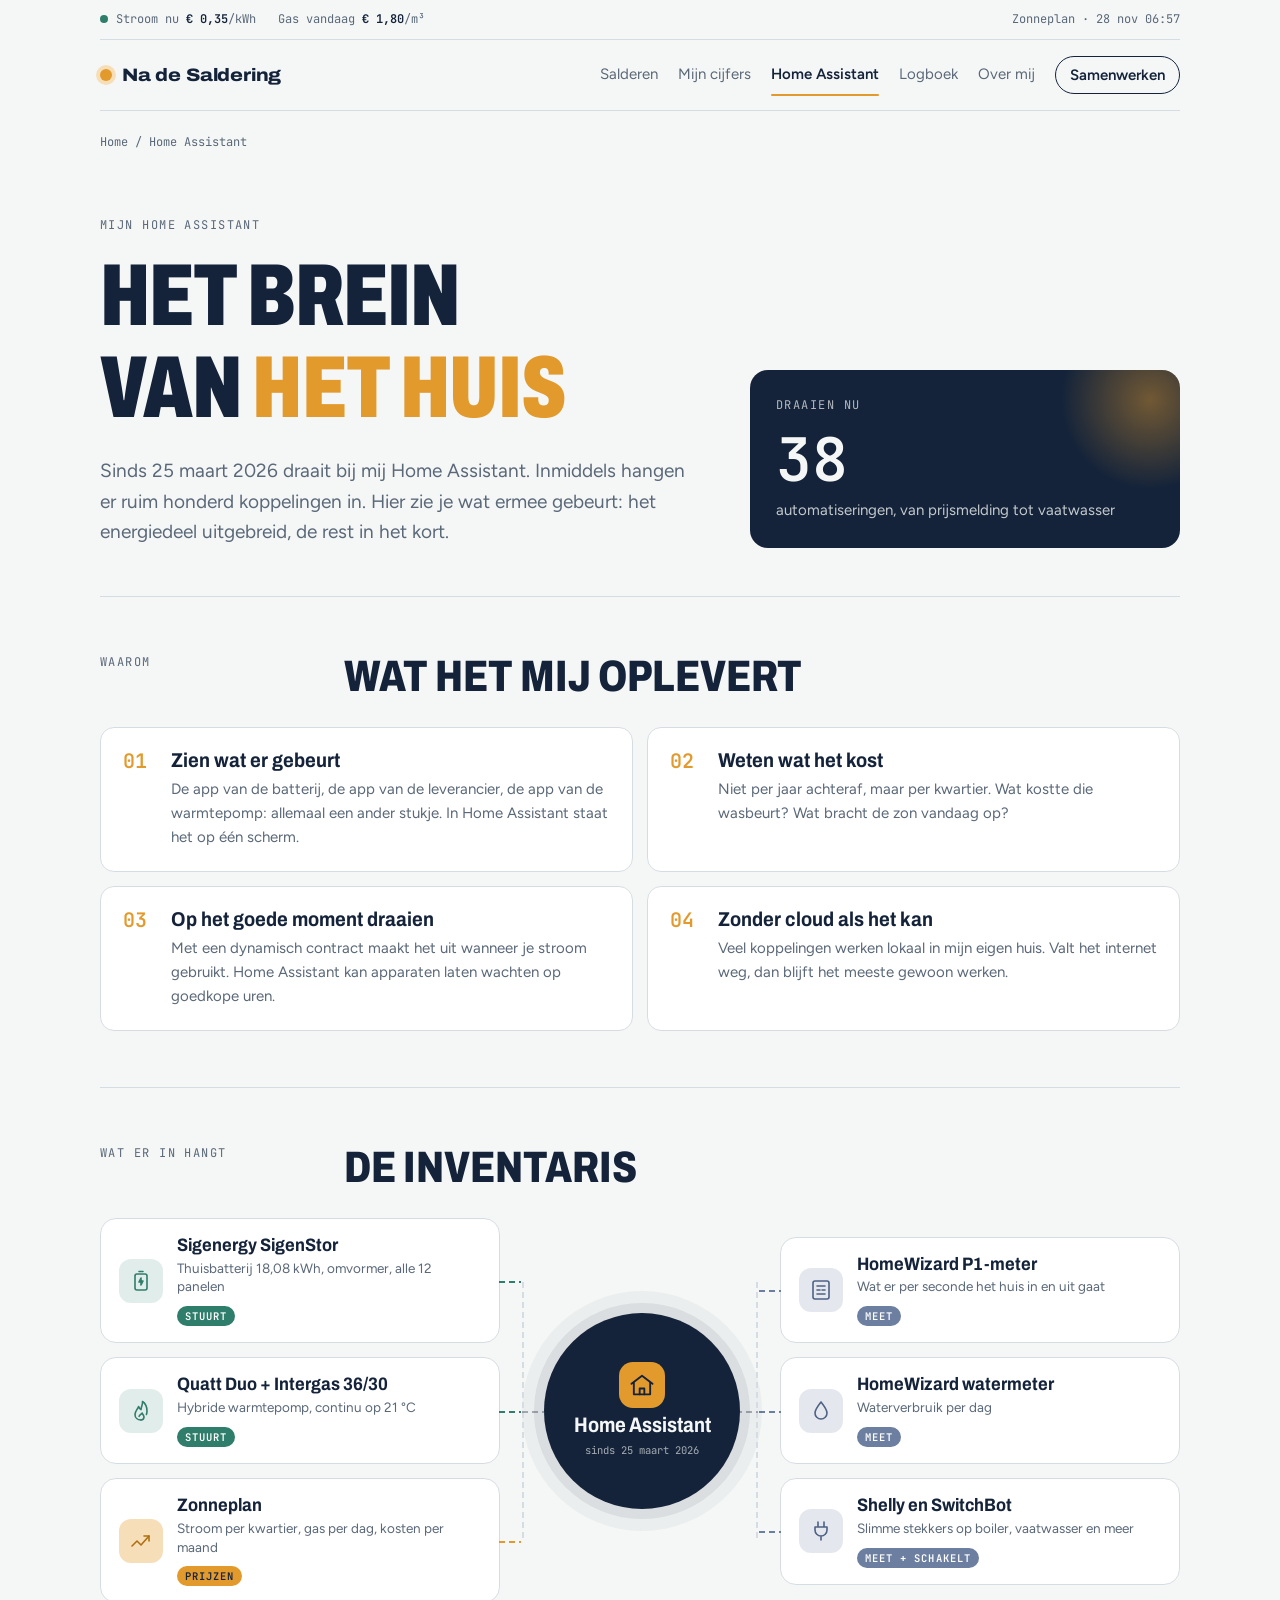
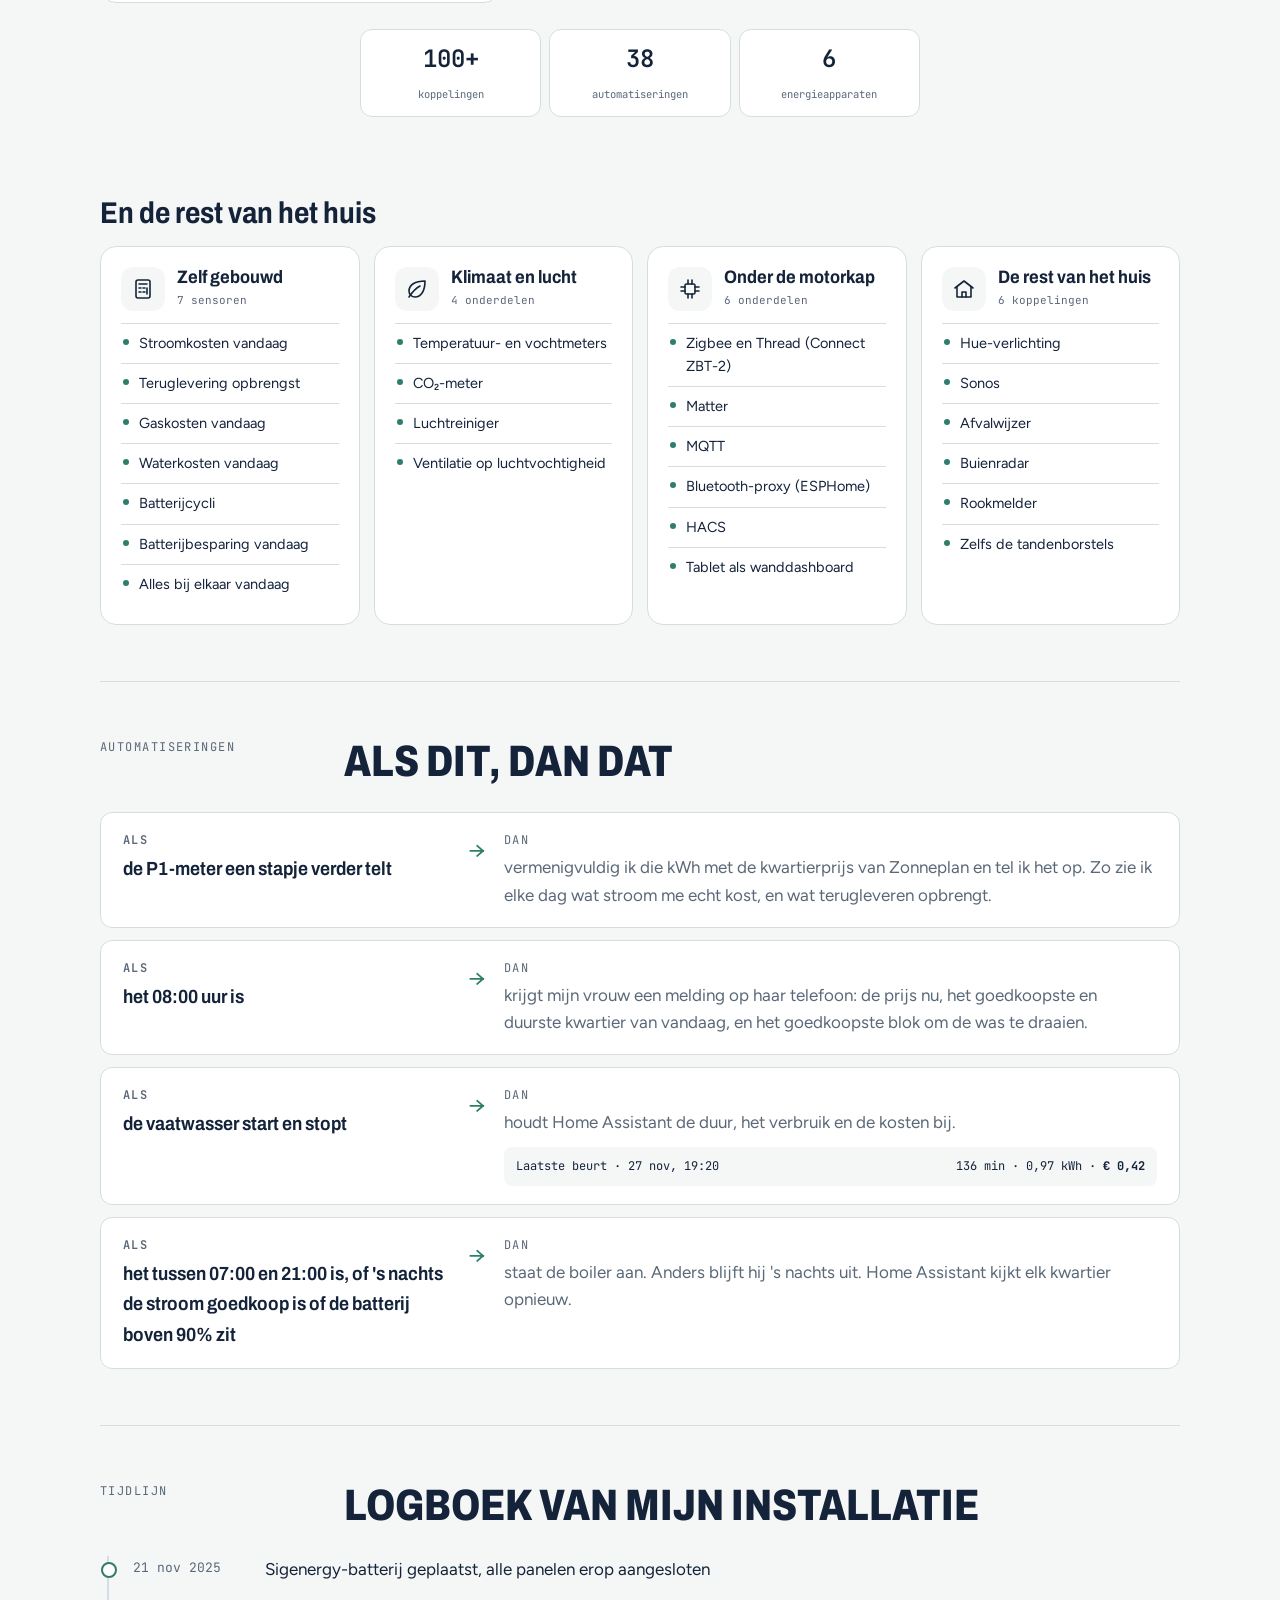
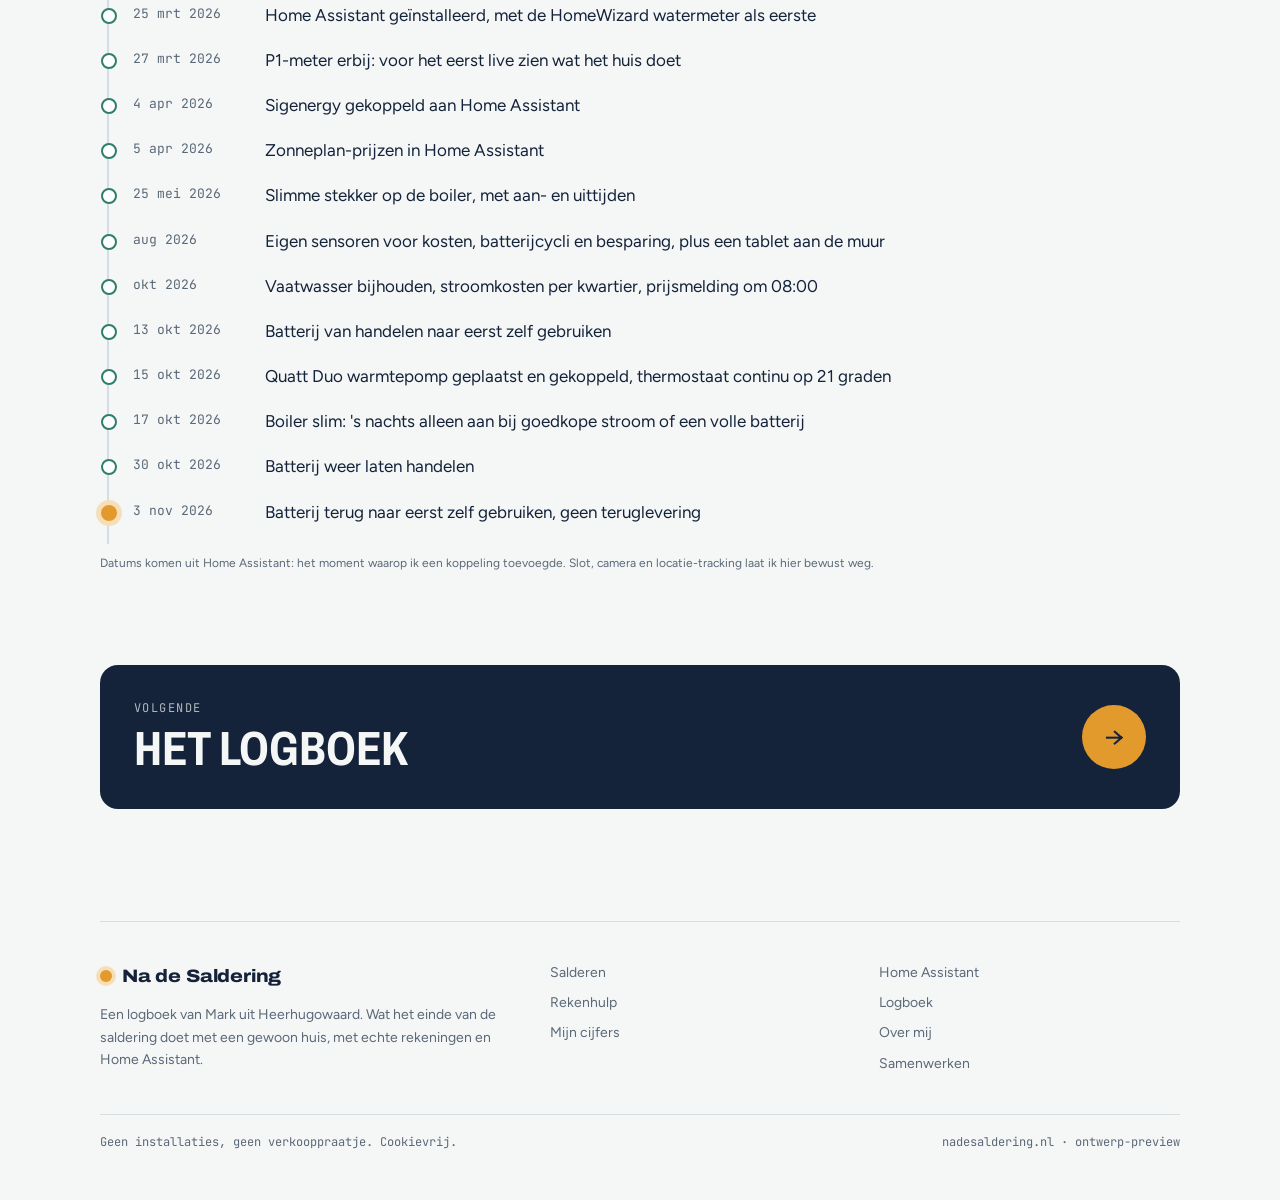
<file: home-assistant.html>
<!doctype html><html lang="nl"><head><meta charset="utf-8"><meta name="viewport" content="width=device-width,initial-scale=1,viewport-fit=cover"><title>Home Assistant · Na de Saldering</title><meta name="description" content="Hoe ik Home Assistant gebruik voor energie: thuisbatterij, warmtepomp, dynamische prijzen en automatiseringen."><meta name="claude:viewport-fit-sides" content="cover"><link rel="preconnect" href="https://fonts.googleapis.com"><link rel="preconnect" href="https://fonts.gstatic.com" crossorigin><link rel="stylesheet" href="https://fonts.googleapis.com/css2?family=Archivo:wdth,wght@62..125,400..900&family=Figtree:wght@400;500;600&family=JetBrains+Mono:wght@400;600&display=swap"><link rel="stylesheet" href="style.css"><script>document.documentElement.classList.add("js")</script></head><body><a class="skip" href="#main">Naar de inhoud</a>
<div class="bar"><div class="wrap">
  <div class="ticker mono" aria-label="Prijzen bij mij thuis, momentopname">
    <span><i class="dot"></i>Stroom nu <b>€ 0,35</b>/kWh</span>
    <span>Gas vandaag <b>€ 1,80</b>/m³</span>
    <span class="t-src">Zonneplan · 28 nov 06:57</span>
  </div>
  <header class="top">
    <a class="logo" href="index.html"><i></i>Na de Saldering</a>
    <button class="menu-btn" aria-expanded="false" aria-controls="menu"><span></span>Menu</button>
    <nav class="top-nav" id="menu" aria-label="Hoofdmenu"><a href="salderen.html">Salderen</a><a href="mijn-cijfers.html">Mijn cijfers</a><a href="home-assistant.html" aria-current="page">Home Assistant</a><a href="logboek.html">Logboek</a><a href="over.html">Over mij</a><a href="samenwerken.html">Samenwerken</a></nav>
  </header>
</div></div><div class="wrap"><main id="main"><div class="crumbs"><a href="index.html">Home</a> / Home Assistant</div><div class="phero">
  <div><div class="eyebrow">Mijn Home Assistant</div><h1>Het brein van <em>het huis</em></h1><p class="lede">Sinds 25 maart 2026 draait bij mij Home Assistant. Inmiddels hangen er ruim honderd koppelingen in. Hier zie je wat ermee gebeurt: het energiedeel uitgebreid, de rest in het kort.</p></div>
  <aside class="kpi"><div class="eyebrow">Draaien nu</div><b data-count="38" data-prefix="">0</b><p>automatiseringen, van prijsmelding tot vaatwasser</p></aside>
</div><section id="waarom"><div class="sec-head rv"><div class="eyebrow">Waarom</div><h2>Wat het mij oplevert</h2></div><div class="steps">
  <article class="step rv"><h3>Zien wat er gebeurt</h3><p>De app van de batterij, de app van de leverancier, de app van de warmtepomp: allemaal een ander stukje. In Home Assistant staat het op één scherm.</p></article>
  <article class="step rv"><h3>Weten wat het kost</h3><p>Niet per jaar achteraf, maar per kwartier. Wat kostte die wasbeurt? Wat bracht de zon vandaag op?</p></article>
  <article class="step rv"><h3>Op het goede moment draaien</h3><p>Met een dynamisch contract maakt het uit wanneer je stroom gebruikt. Home Assistant kan apparaten laten wachten op goedkope uren.</p></article>
  <article class="step rv"><h3>Zonder cloud als het kan</h3><p>Veel koppelingen werken lokaal in mijn eigen huis. Valt het internet weg, dan blijft het meeste gewoon werken.</p></article>
</div></section><section id="inventaris"><div class="sec-head rv"><div class="eyebrow">Wat er in hangt</div><h2>De inventaris</h2></div><div class="hub-wrap"><div class="hub-col left"><article class="node r-ctl rv"><span class="node-ico"><svg viewBox="0 0 24 24" fill="none" stroke="currentColor" stroke-width="1.6" stroke-linecap="round" stroke-linejoin="round" aria-hidden="true"><rect x="6" y="5" width="12" height="16" rx="2"/><path d="M10 2.5h4M10 13l2-4v3h2l-2 4v-3h-2"/></svg></span><div><h3>Sigenergy SigenStor</h3><p>Thuisbatterij 18,08 kWh, omvormer, alle 12 panelen</p></div><span class="role">stuurt</span></article><article class="node r-ctl rv"><span class="node-ico"><svg viewBox="0 0 24 24" fill="none" stroke="currentColor" stroke-width="1.6" stroke-linecap="round" stroke-linejoin="round" aria-hidden="true"><path d="M12 21c-3.5 0-6-2.4-6-5.6 0-3.1 2.4-4.8 3.6-7.9.5 1.6 1.4 2.6 2.4 3.1C12.4 7 14 4.6 13.5 2.5 16.6 4.6 18 8.6 18 12c0 1.3-.2 2.4-.6 3.4"/><path d="M12 21c1.7 0 3-1.2 3-2.9 0-1.6-1.3-2.4-1.8-4-.9 1.1-2.4 1.6-3.1 3.2"/></svg></span><div><h3>Quatt Duo + Intergas 36/30</h3><p>Hybride warmtepomp, continu op 21 °C</p></div><span class="role">stuurt</span></article><article class="node r-price rv"><span class="node-ico"><svg viewBox="0 0 24 24" fill="none" stroke="currentColor" stroke-width="1.6" stroke-linecap="round" stroke-linejoin="round" aria-hidden="true"><path d="M3 17l5-5 4 4 8-9"/><path d="M15 7h5v5"/></svg></span><div><h3>Zonneplan</h3><p>Stroom per kwartier, gas per dag, kosten per maand</p></div><span class="role">prijzen</span></article></div><div class="hub"><div class="hub-core"><span class="hub-ico"><svg viewBox="0 0 24 24" fill="none" stroke="currentColor" stroke-width="1.6" stroke-linecap="round" stroke-linejoin="round" aria-hidden="true"><path d="M3 11l9-7 9 7"/><path d="M5 10v10h14V10"/><path d="M10 20v-5h4v5"/></svg></span><b>Home Assistant</b><span class="mono">sinds 25 maart 2026</span></div><i class="bus l"></i><i class="bus r"></i><i class="stub l"></i><i class="stub r"></i></div><div class="hub-col right"><article class="node r-meet rv"><span class="node-ico"><svg viewBox="0 0 24 24" fill="none" stroke="currentColor" stroke-width="1.6" stroke-linecap="round" stroke-linejoin="round" aria-hidden="true"><rect x="4" y="3" width="16" height="18" rx="2"/><path d="M8 8h8M8 12h3M13 12h3M8 16h8"/></svg></span><div><h3>HomeWizard P1-meter</h3><p>Wat er per seconde het huis in en uit gaat</p></div><span class="role">meet</span></article><article class="node r-meet rv"><span class="node-ico"><svg viewBox="0 0 24 24" fill="none" stroke="currentColor" stroke-width="1.6" stroke-linecap="round" stroke-linejoin="round" aria-hidden="true"><path d="M12 3c3.5 4.4 6 7.6 6 11a6 6 0 0 1-12 0c0-3.4 2.5-6.6 6-11z"/></svg></span><div><h3>HomeWizard watermeter</h3><p>Waterverbruik per dag</p></div><span class="role">meet</span></article><article class="node r-meet rv"><span class="node-ico"><svg viewBox="0 0 24 24" fill="none" stroke="currentColor" stroke-width="1.6" stroke-linecap="round" stroke-linejoin="round" aria-hidden="true"><path d="M9 3v5M15 3v5M6 8h12v3a6 6 0 0 1-12 0V8zM12 17v4"/></svg></span><div><h3>Shelly en SwitchBot</h3><p>Slimme stekkers op boiler, vaatwasser en meer</p></div><span class="role">meet + schakelt</span></article></div></div><div class="hub-stats mono rv"><div><b>100+</b><span>koppelingen</span></div><div><b>38</b><span>automatiseringen</span></div><div><b>6</b><span>energieapparaten</span></div></div><div class="hub-legend mono rv"><span><i class="r-ctl"></i>stuurt Home Assistant aan</span><span><i class="r-price"></i>levert prijzen</span><span><i class="r-meet"></i>meet verbruik</span></div><h3 class="sub rv">En de rest van het huis</h3><div class="grps"><article class="grp rv"><div class="grp-head"><span class="node-ico"><svg viewBox="0 0 24 24" fill="none" stroke="currentColor" stroke-width="1.6" stroke-linecap="round" stroke-linejoin="round" aria-hidden="true"><rect x="5" y="3" width="14" height="18" rx="2"/><path d="M8 7h8M8 11h2M12 11h2M16 11v6M8 15h2M12 15h2"/></svg></span><h3>Zelf gebouwd</h3><span class="grp-n mono">7 sensoren</span></div><ul class="grp-list"><li>Stroomkosten vandaag</li><li>Teruglevering opbrengst</li><li>Gaskosten vandaag</li><li>Waterkosten vandaag</li><li>Batterijcycli</li><li>Batterijbesparing vandaag</li><li>Alles bij elkaar vandaag</li></ul></article><article class="grp rv"><div class="grp-head"><span class="node-ico"><svg viewBox="0 0 24 24" fill="none" stroke="currentColor" stroke-width="1.6" stroke-linecap="round" stroke-linejoin="round" aria-hidden="true"><path d="M4 14c0-6 6-10 16-10 0 10-4 16-10 16-3.3 0-6-2.7-6-6z"/><path d="M4 20c4-6 7-9 11-11"/></svg></span><h3>Klimaat en lucht</h3><span class="grp-n mono">4 onderdelen</span></div><ul class="grp-list"><li>Temperatuur- en vochtmeters</li><li>CO₂-meter</li><li>Luchtreiniger</li><li>Ventilatie op luchtvochtigheid</li></ul></article><article class="grp rv"><div class="grp-head"><span class="node-ico"><svg viewBox="0 0 24 24" fill="none" stroke="currentColor" stroke-width="1.6" stroke-linecap="round" stroke-linejoin="round" aria-hidden="true"><rect x="7" y="7" width="10" height="10" rx="1.5"/><path d="M10 3v4M14 3v4M10 17v4M14 17v4M3 10h4M3 14h4M17 10h4M17 14h4"/></svg></span><h3>Onder de motorkap</h3><span class="grp-n mono">6 onderdelen</span></div><ul class="grp-list"><li>Zigbee en Thread (Connect ZBT-2)</li><li>Matter</li><li>MQTT</li><li>Bluetooth-proxy (ESPHome)</li><li>HACS</li><li>Tablet als wanddashboard</li></ul></article><article class="grp rv"><div class="grp-head"><span class="node-ico"><svg viewBox="0 0 24 24" fill="none" stroke="currentColor" stroke-width="1.6" stroke-linecap="round" stroke-linejoin="round" aria-hidden="true"><path d="M3 11l9-7 9 7"/><path d="M5 10v10h14V10"/><path d="M10 20v-5h4v5"/></svg></span><h3>De rest van het huis</h3><span class="grp-n mono">6 koppelingen</span></div><ul class="grp-list"><li>Hue-verlichting</li><li>Sonos</li><li>Afvalwijzer</li><li>Buienradar</li><li>Rookmelder</li><li>Zelfs de tandenborstels</li></ul></article></div></section><section id="automatiseringen"><div class="sec-head rv"><div class="eyebrow">Automatiseringen</div><h2>Als dit, dan dat</h2></div><div class="autos">
  <article class="auto rv"><div class="when"><span class="eyebrow">Als</span>de P1-meter een stapje verder telt</div><div class="arrow" aria-hidden="true">→</div><div class="then"><span class="eyebrow">Dan</span>vermenigvuldig ik die kWh met de kwartierprijs van Zonneplan en tel ik het op. Zo zie ik elke dag wat stroom me echt kost, en wat terugleveren opbrengt.</div></article>
  <article class="auto rv"><div class="when"><span class="eyebrow">Als</span>het 08:00 uur is</div><div class="arrow" aria-hidden="true">→</div><div class="then"><span class="eyebrow">Dan</span>krijgt mijn vrouw een melding op haar telefoon: de prijs nu, het goedkoopste en duurste kwartier van vandaag, en het goedkoopste blok om de was te draaien.</div></article>
  <article class="auto rv"><div class="when"><span class="eyebrow">Als</span>de vaatwasser start en stopt</div><div class="arrow" aria-hidden="true">→</div><div class="then"><span class="eyebrow">Dan</span>houdt Home Assistant de duur, het verbruik en de kosten bij.<div class="receipt mono"><span>Laatste beurt · 27 nov, 19:20</span><span>136 min · 0,97 kWh · <b>€ 0,42</b></span></div></div></article>
  <article class="auto rv"><div class="when"><span class="eyebrow">Als</span>het tussen 07:00 en 21:00 is, of 's nachts de stroom goedkoop is of de batterij boven 90% zit</div><div class="arrow" aria-hidden="true">→</div><div class="then"><span class="eyebrow">Dan</span>staat de boiler aan. Anders blijft hij 's nachts uit. Home Assistant kijkt elk kwartier opnieuw.</div></article>
</div></section><section id="tijdlijn"><div class="sec-head rv"><div class="eyebrow">Tijdlijn</div><h2>Logboek van mijn installatie</h2></div><ol class="timeline rv">
  <li><time>21 nov 2025</time><span>Sigenergy-batterij geplaatst, alle panelen erop aangesloten</span></li>
  <li><time>25 mrt 2026</time><span>Home Assistant geïnstalleerd, met de HomeWizard watermeter als eerste</span></li>
  <li><time>27 mrt 2026</time><span>P1-meter erbij: voor het eerst live zien wat het huis doet</span></li>
  <li><time>4 apr 2026</time><span>Sigenergy gekoppeld aan Home Assistant</span></li>
  <li><time>5 apr 2026</time><span>Zonneplan-prijzen in Home Assistant</span></li>
  <li><time>25 mei 2026</time><span>Slimme stekker op de boiler, met aan- en uittijden</span></li>
  <li><time>aug 2026</time><span>Eigen sensoren voor kosten, batterijcycli en besparing, plus een tablet aan de muur</span></li>
  <li><time>okt 2026</time><span>Vaatwasser bijhouden, stroomkosten per kwartier, prijsmelding om 08:00</span></li>
  <li><time>13 okt 2026</time><span>Batterij van handelen naar eerst zelf gebruiken</span></li>
  <li><time>15 okt 2026</time><span>Quatt Duo warmtepomp geplaatst en gekoppeld, thermostaat continu op 21 graden</span></li>
  <li><time>17 okt 2026</time><span>Boiler slim: 's nachts alleen aan bij goedkope stroom of een volle batterij</span></li>
  <li><time>30 okt 2026</time><span>Batterij weer laten handelen</span></li>
  <li class="now"><time>3 nov 2026</time><span>Batterij terug naar eerst zelf gebruiken, geen teruglevering</span></li>
</ol>
<p class="note">Datums komen uit Home Assistant: het moment waarop ik een koppeling toevoegde. Slot, camera en locatie-tracking laat ik hier bewust weg.</p></section><section class="end rv"><a class="next" href="logboek.html"><div><div class="eyebrow">Volgende</div><h2>Het logboek</h2></div><span class="arr" aria-hidden="true">→</span></a></section></main><footer class="foot">
  <div><a class="logo" href="index.html"><i></i>Na de Saldering</a>
    <p>Een logboek van Mark uit Heerhugowaard. Wat het einde van de saldering doet met een gewoon huis, met echte rekeningen en Home Assistant.</p></div>
  <div><ul><li><a href="salderen.html">Salderen</a></li><li><a href="salderen.html#rekenhulp">Rekenhulp</a></li><li><a href="mijn-cijfers.html">Mijn cijfers</a></li></ul></div>
  <div><ul><li><a href="home-assistant.html">Home Assistant</a></li><li><a href="logboek.html">Logboek</a></li><li><a href="over.html">Over mij</a></li><li><a href="samenwerken.html">Samenwerken</a></li></ul></div>
  <div class="fine"><span>Geen installaties, geen verkooppraatje. Cookievrij.</span><span>nadesaldering.nl · ontwerp-preview</span></div>
</footer></div><script src="app.js"></script></body></html>
</file>
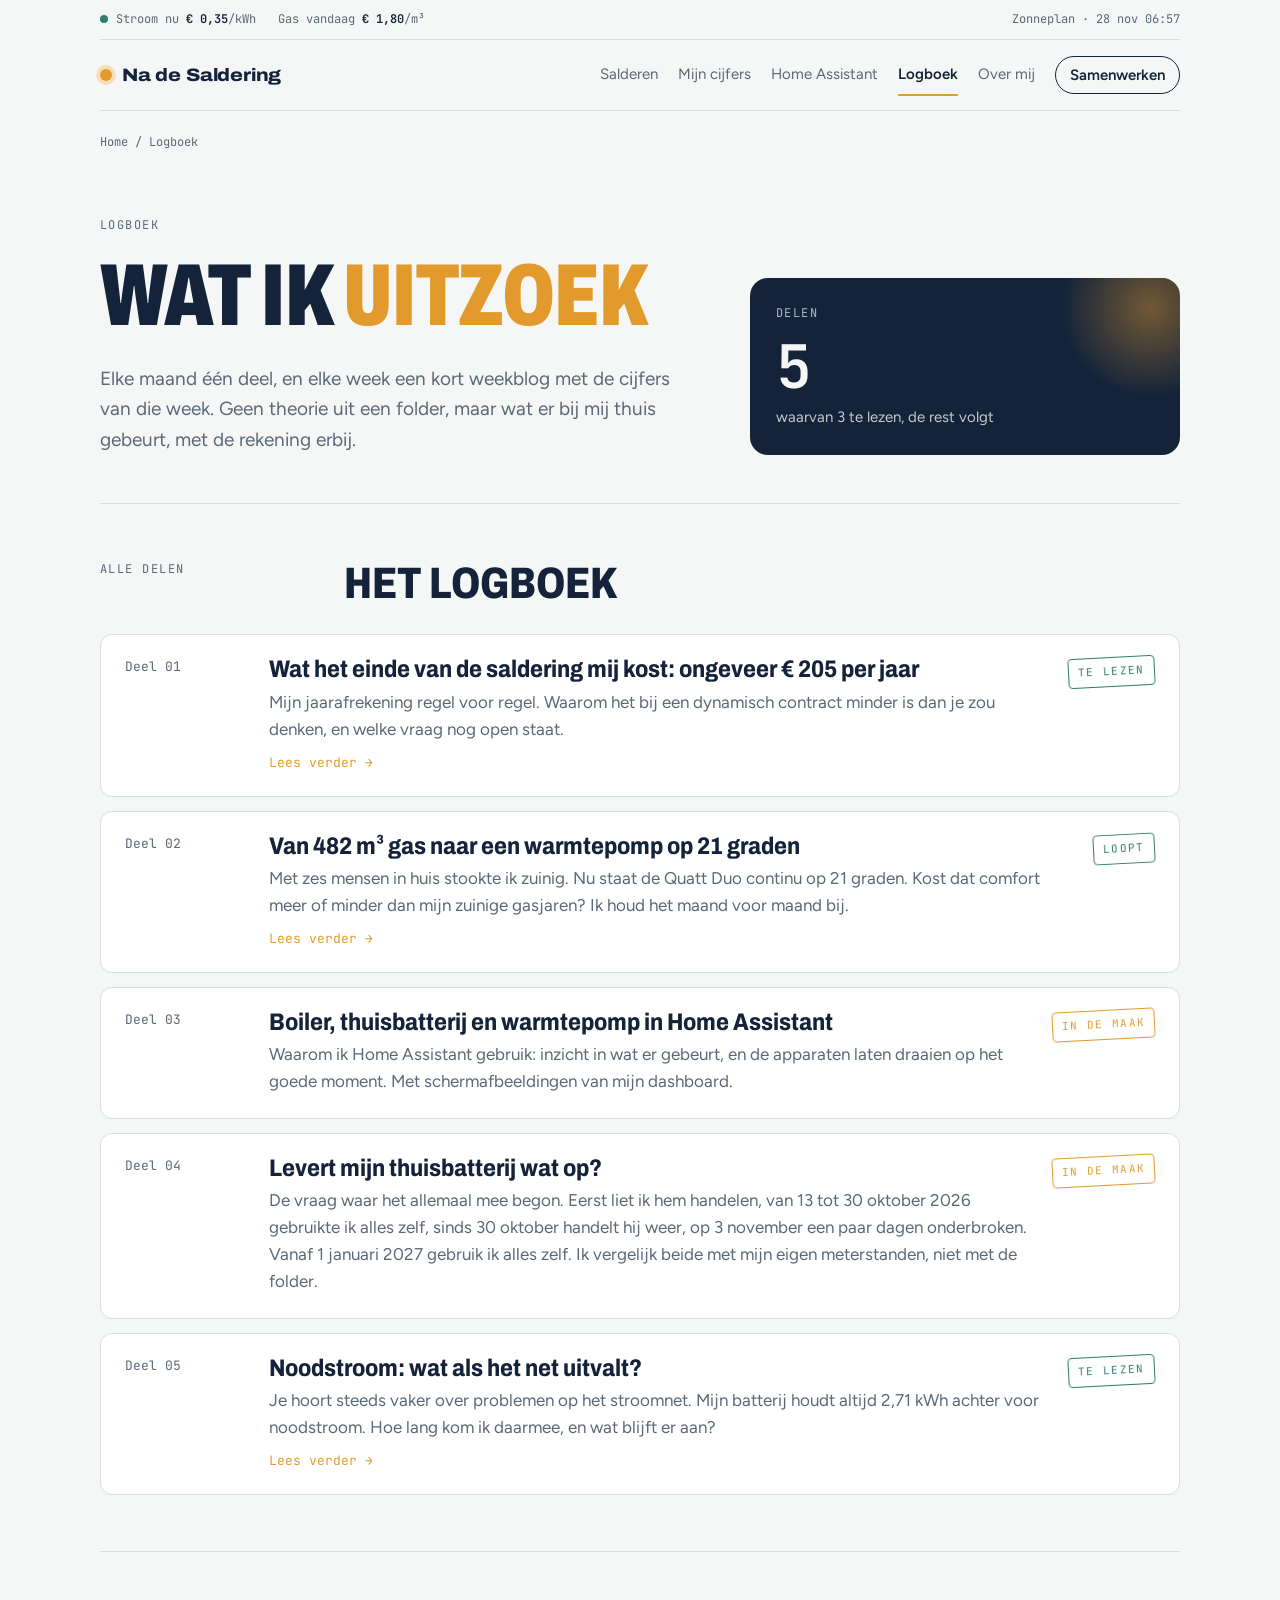
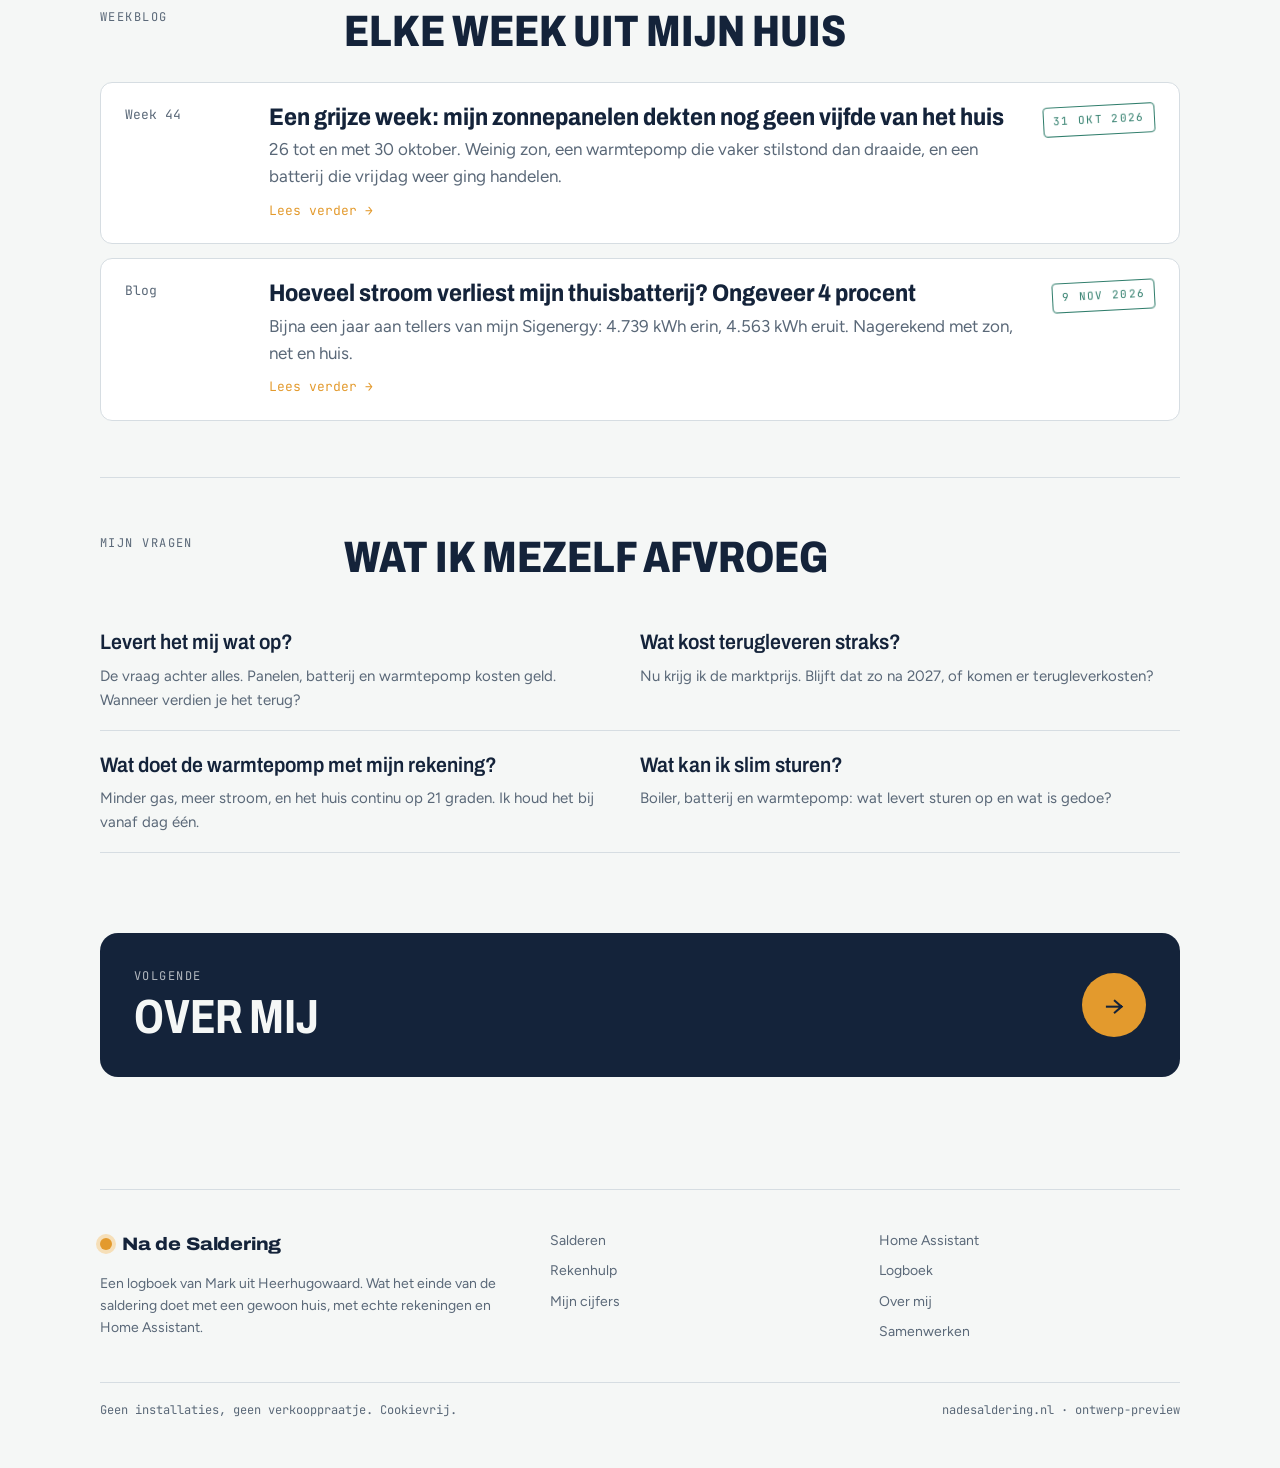
<file: logboek.html>
<!doctype html><html lang="nl"><head><meta charset="utf-8"><meta name="viewport" content="width=device-width,initial-scale=1,viewport-fit=cover"><title>Logboek · Na de Saldering</title><meta name="description" content="Het logboek: wat het einde van de saldering, een thuisbatterij en een warmtepomp doen in een huis met zes mensen."><meta name="claude:viewport-fit-sides" content="cover"><link rel="preconnect" href="https://fonts.googleapis.com"><link rel="preconnect" href="https://fonts.gstatic.com" crossorigin><link rel="stylesheet" href="https://fonts.googleapis.com/css2?family=Archivo:wdth,wght@62..125,400..900&family=Figtree:wght@400;500;600&family=JetBrains+Mono:wght@400;600&display=swap"><link rel="stylesheet" href="style.css"><script>document.documentElement.classList.add("js")</script></head><body><a class="skip" href="#main">Naar de inhoud</a>
<div class="bar"><div class="wrap">
  <div class="ticker mono" aria-label="Prijzen bij mij thuis, momentopname">
    <span><i class="dot"></i>Stroom nu <b>€ 0,35</b>/kWh</span>
    <span>Gas vandaag <b>€ 1,80</b>/m³</span>
    <span class="t-src">Zonneplan · 28 nov 06:57</span>
  </div>
  <header class="top">
    <a class="logo" href="index.html"><i></i>Na de Saldering</a>
    <button class="menu-btn" aria-expanded="false" aria-controls="menu"><span></span>Menu</button>
    <nav class="top-nav" id="menu" aria-label="Hoofdmenu"><a href="salderen.html">Salderen</a><a href="mijn-cijfers.html">Mijn cijfers</a><a href="home-assistant.html">Home Assistant</a><a href="logboek.html" aria-current="page">Logboek</a><a href="over.html">Over mij</a><a href="samenwerken.html">Samenwerken</a></nav>
  </header>
</div></div><div class="wrap"><main id="main"><div class="crumbs"><a href="index.html">Home</a> / Logboek</div><div class="phero">
  <div><div class="eyebrow">Logboek</div><h1>Wat ik <em>uitzoek</em></h1><p class="lede">Elke maand één deel, en elke week een kort weekblog met de cijfers van die week. Geen theorie uit een folder, maar wat er bij mij thuis gebeurt, met de rekening erbij.</p></div>
  <aside class="kpi"><div class="eyebrow">Delen</div><b>5</b><p>waarvan 3 te lezen, de rest volgt</p></aside>
</div><section id="delen"><div class="sec-head rv"><div class="eyebrow">Alle delen</div><h2>Het logboek</h2></div><div class="log"><a class="entry rv" href="deel-01.html"><div class="no">Deel 01</div><div><h3>Wat het einde van de saldering mij kost: ongeveer € 205 per jaar</h3><p>Mijn jaarafrekening regel voor regel. Waarom het bij een dynamisch contract minder is dan je zou denken, en welke vraag nog open staat.</p><span class="go">Lees verder →</span></div><span class="stamp live">Te lezen</span></a><a class="entry rv" href="deel-02.html"><div class="no">Deel 02</div><div><h3>Van 482 m³ gas naar een warmtepomp op 21 graden</h3><p>Met zes mensen in huis stookte ik zuinig. Nu staat de Quatt Duo continu op 21 graden. Kost dat comfort meer of minder dan mijn zuinige gasjaren? Ik houd het maand voor maand bij.</p><span class="go">Lees verder →</span></div><span class="stamp live">Loopt</span></a><article class="entry rv"><div class="no">Deel 03</div><div><h3>Boiler, thuisbatterij en warmtepomp in Home Assistant</h3><p>Waarom ik Home Assistant gebruik: inzicht in wat er gebeurt, en de apparaten laten draaien op het goede moment. Met schermafbeeldingen van mijn dashboard.</p></div><span class="stamp ">In de maak</span></article><article class="entry rv"><div class="no">Deel 04</div><div><h3>Levert mijn thuisbatterij wat op?</h3><p>De vraag waar het allemaal mee begon. Eerst liet ik hem handelen, van 13 tot 30 oktober 2026 gebruikte ik alles zelf, sinds 30 oktober handelt hij weer, op 3 november een paar dagen onderbroken. Vanaf 1 januari 2027 gebruik ik alles zelf. Ik vergelijk beide met mijn eigen meterstanden, niet met de folder.</p></div><span class="stamp ">In de maak</span></article><a class="entry rv" href="deel-05.html"><div class="no">Deel 05</div><div><h3>Noodstroom: wat als het net uitvalt?</h3><p>Je hoort steeds vaker over problemen op het stroomnet. Mijn batterij houdt altijd 2,71 kWh achter voor noodstroom. Hoe lang kom ik daarmee, en wat blijft er aan?</p><span class="go">Lees verder →</span></div><span class="stamp live">Te lezen</span></a></div></section><section id="weekblog"><div class="sec-head rv"><div class="eyebrow">Weekblog</div><h2>Elke week uit mijn huis</h2></div><div class="log"><a class="entry rv" href="week-2026-44.html"><div class="no">Week 44</div><div><h3>Een grijze week: mijn zonnepanelen dekten nog geen vijfde van het huis</h3><p>26 tot en met 30 oktober. Weinig zon, een warmtepomp die vaker stilstond dan draaide, en een batterij die vrijdag weer ging handelen.</p><span class="go">Lees verder →</span></div><span class="stamp live">31 okt 2026</span></a><a class="entry rv" href="batterij-rendement.html"><div class="no">Blog</div><div><h3>Hoeveel stroom verliest mijn thuisbatterij? Ongeveer 4 procent</h3><p>Bijna een jaar aan tellers van mijn Sigenergy: 4.739 kWh erin, 4.563 kWh eruit. Nagerekend met zon, net en huis.</p><span class="go">Lees verder →</span></div><span class="stamp live">9 nov 2026</span></a></div></section><section id="vragen"><div class="sec-head rv"><div class="eyebrow">Mijn vragen</div><h2>Wat ik mezelf afvroeg</h2></div><ul class="qs rv">
  <li>Levert het mij wat op?<span>De vraag achter alles. Panelen, batterij en warmtepomp kosten geld. Wanneer verdien je het terug?</span></li>
  <li>Wat kost terugleveren straks?<span>Nu krijg ik de marktprijs. Blijft dat zo na 2027, of komen er terugleverkosten?</span></li>
  <li>Wat doet de warmtepomp met mijn rekening?<span>Minder gas, meer stroom, en het huis continu op 21 graden. Ik houd het bij vanaf dag één.</span></li>
  <li>Wat kan ik slim sturen?<span>Boiler, batterij en warmtepomp: wat levert sturen op en wat is gedoe?</span></li>
</ul></section><section class="end rv"><a class="next" href="over.html"><div><div class="eyebrow">Volgende</div><h2>Over mij</h2></div><span class="arr" aria-hidden="true">→</span></a></section></main><footer class="foot">
  <div><a class="logo" href="index.html"><i></i>Na de Saldering</a>
    <p>Een logboek van Mark uit Heerhugowaard. Wat het einde van de saldering doet met een gewoon huis, met echte rekeningen en Home Assistant.</p></div>
  <div><ul><li><a href="salderen.html">Salderen</a></li><li><a href="salderen.html#rekenhulp">Rekenhulp</a></li><li><a href="mijn-cijfers.html">Mijn cijfers</a></li></ul></div>
  <div><ul><li><a href="home-assistant.html">Home Assistant</a></li><li><a href="logboek.html">Logboek</a></li><li><a href="over.html">Over mij</a></li><li><a href="samenwerken.html">Samenwerken</a></li></ul></div>
  <div class="fine"><span>Geen installaties, geen verkooppraatje. Cookievrij.</span><span>nadesaldering.nl · ontwerp-preview</span></div>
</footer></div><script src="app.js"></script></body></html>
</file>
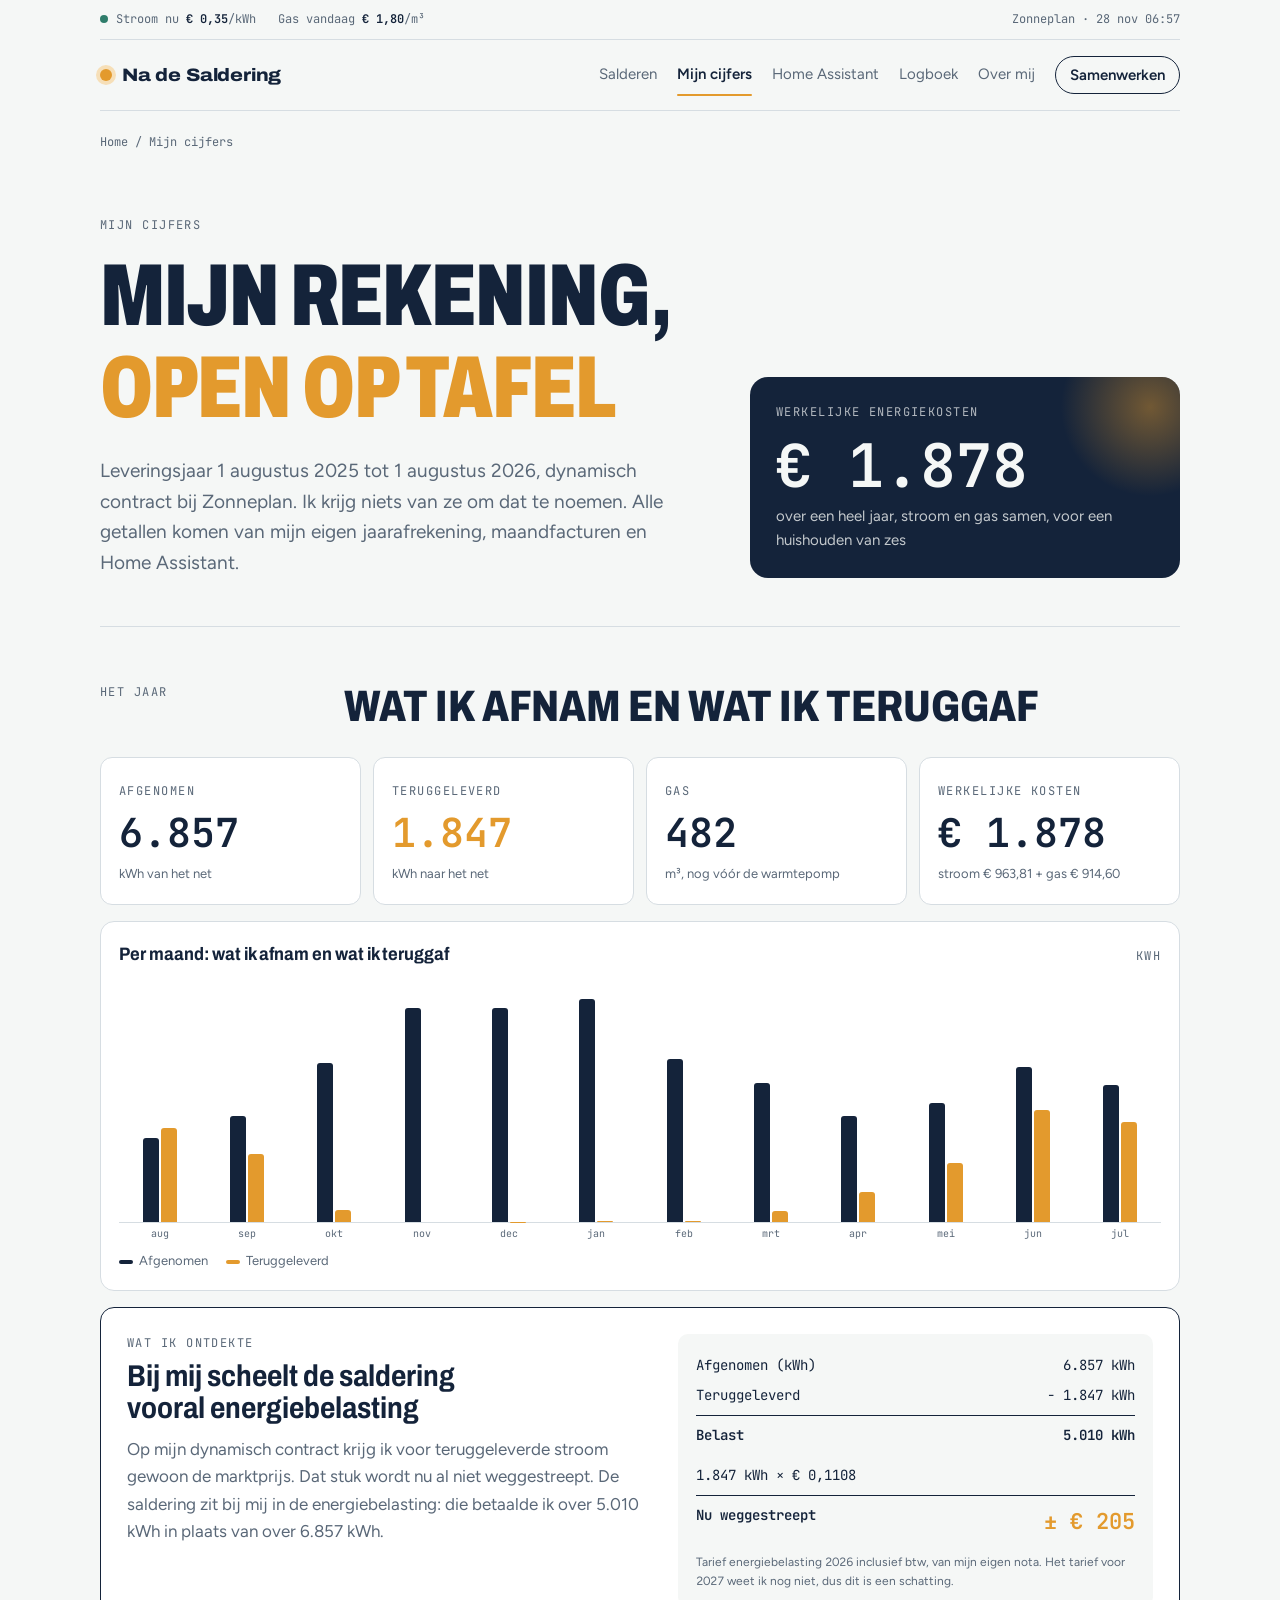
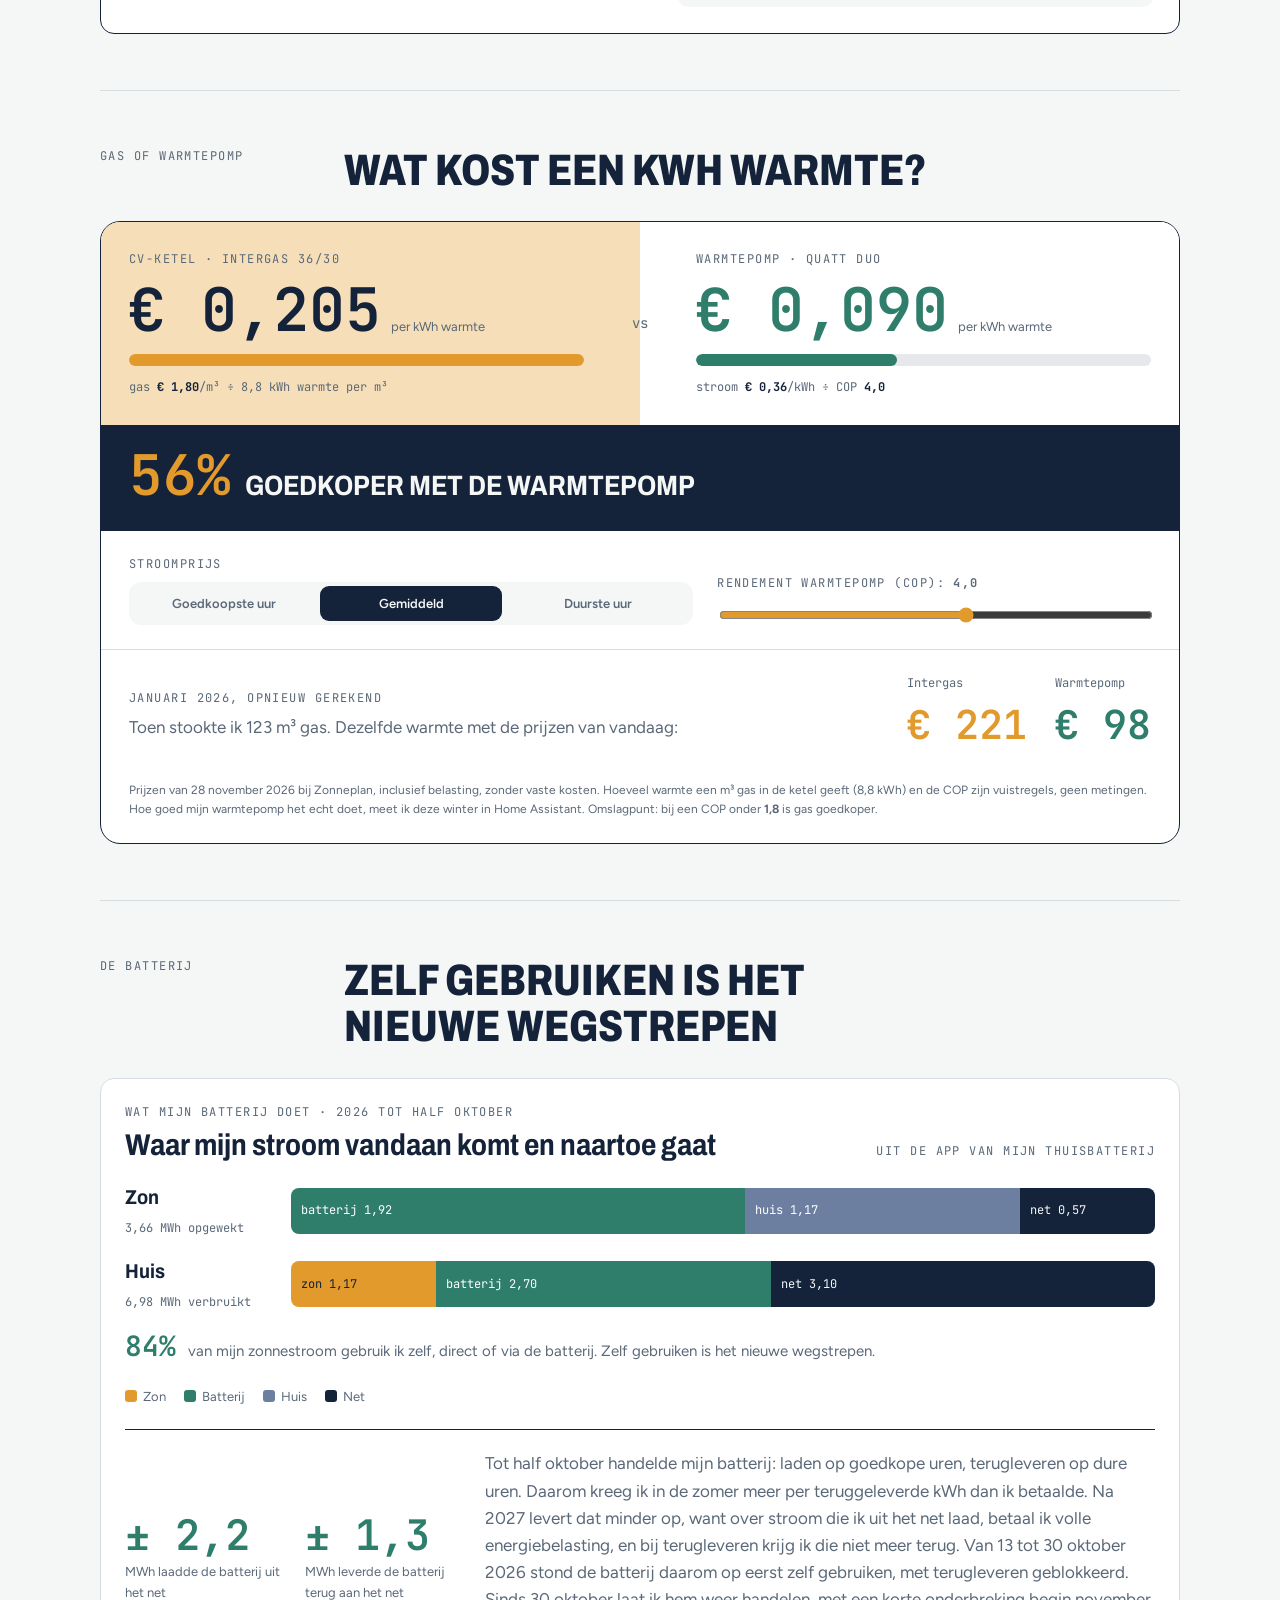
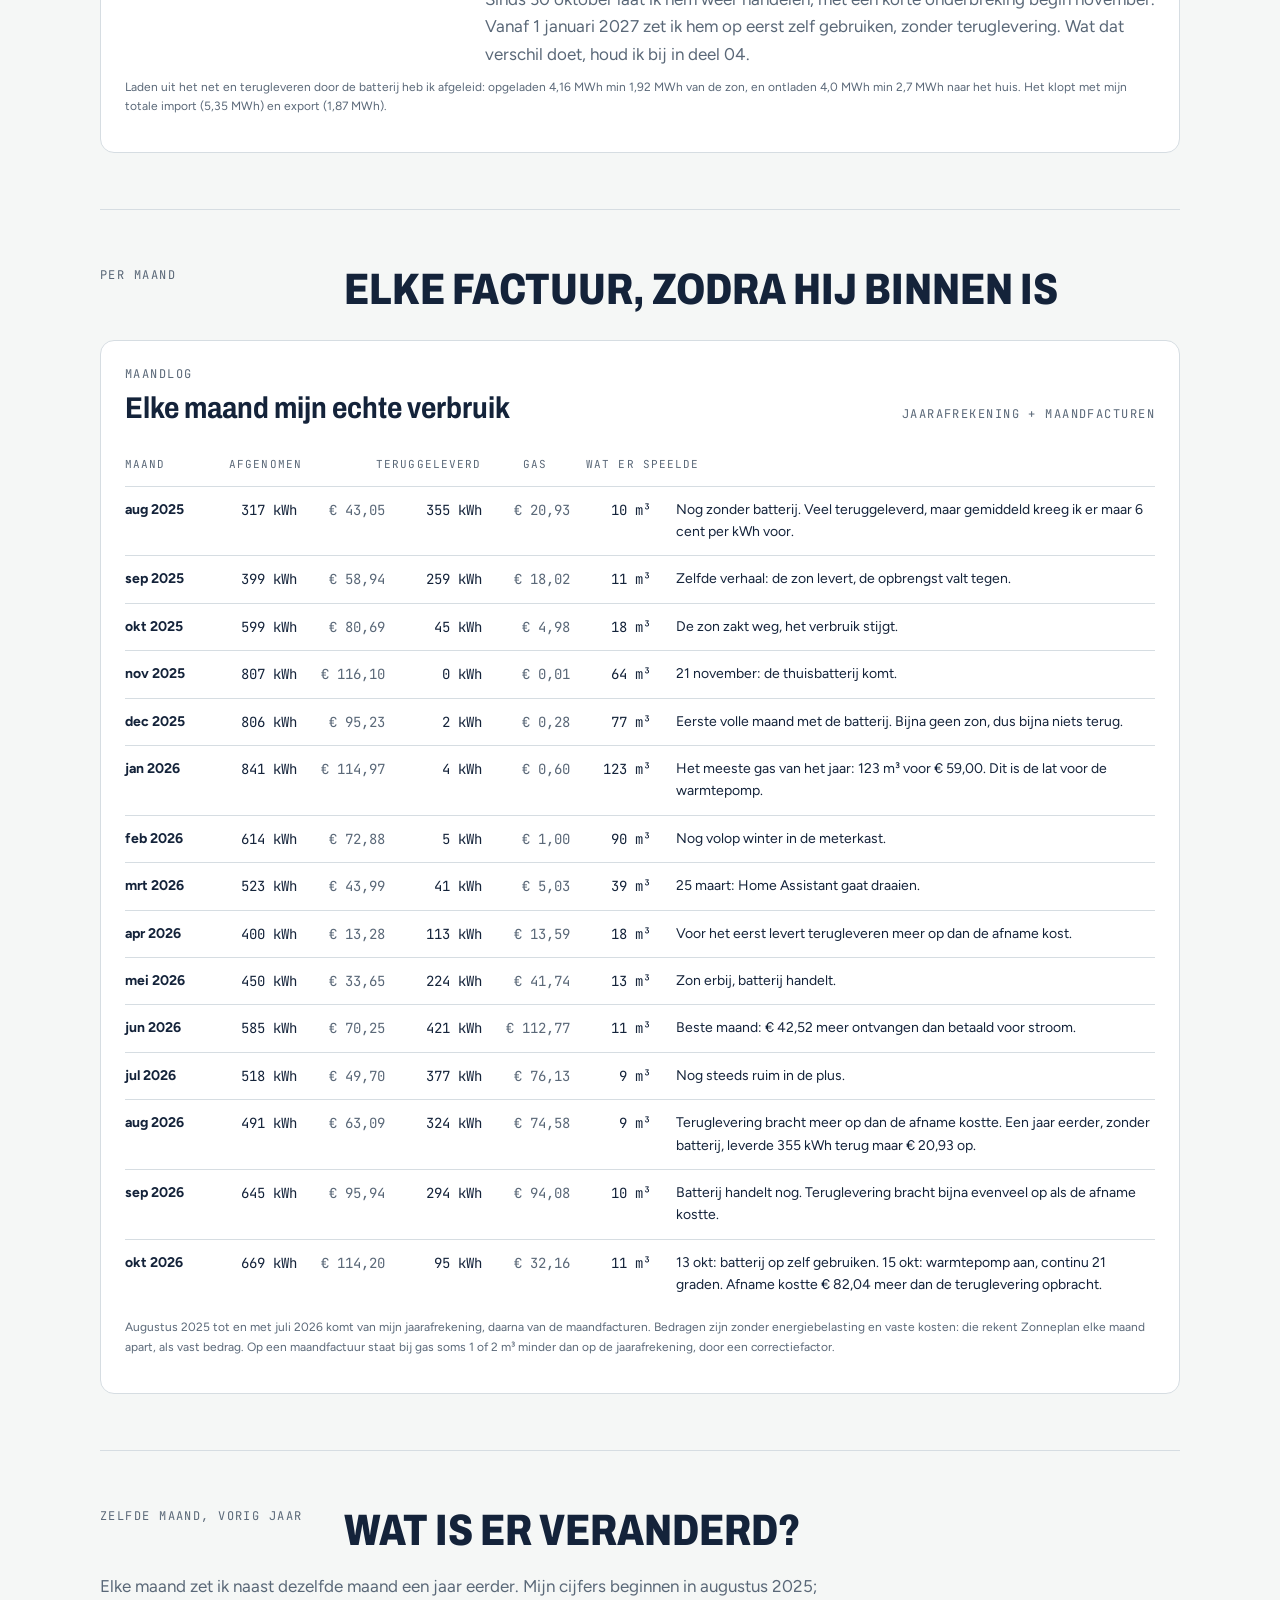
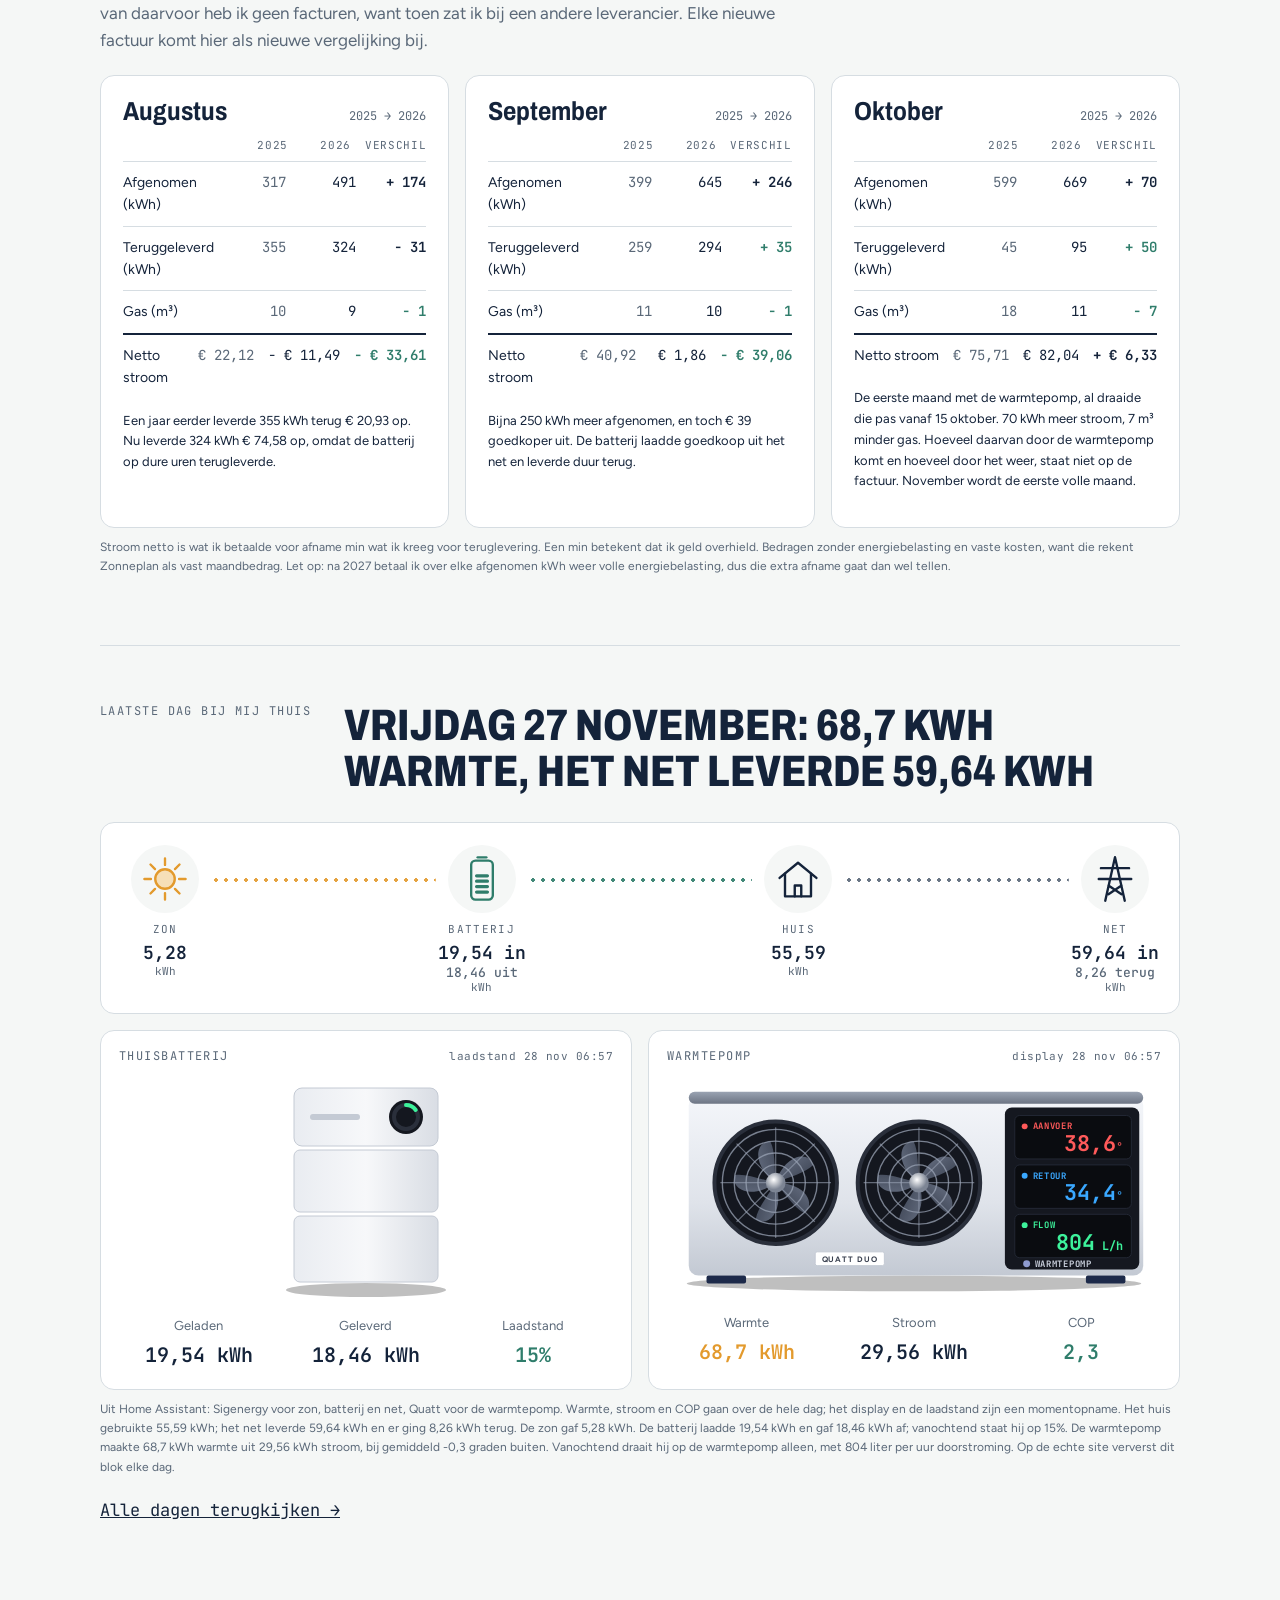
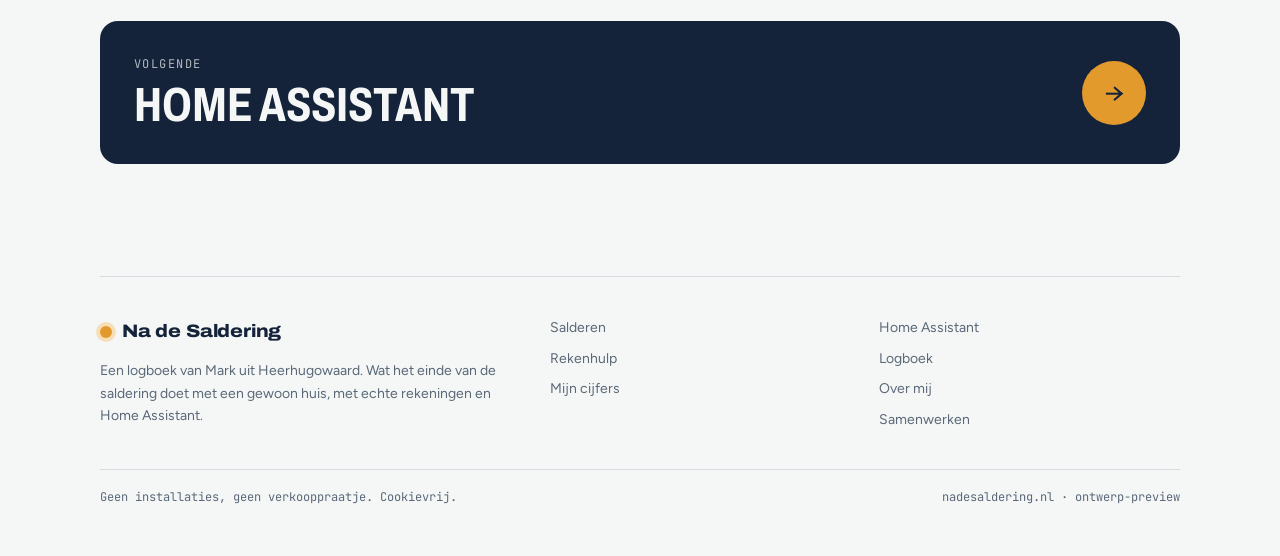
<file: mijn-cijfers.html>
<!doctype html><html lang="nl"><head><meta charset="utf-8"><meta name="viewport" content="width=device-width,initial-scale=1,viewport-fit=cover"><title>Mijn cijfers · Na de Saldering</title><meta name="description" content="Een echte jaarafrekening met zonnepanelen, thuisbatterij en dynamisch contract: afname, teruglevering, kosten per maand."><meta name="claude:viewport-fit-sides" content="cover"><link rel="preconnect" href="https://fonts.googleapis.com"><link rel="preconnect" href="https://fonts.gstatic.com" crossorigin><link rel="stylesheet" href="https://fonts.googleapis.com/css2?family=Archivo:wdth,wght@62..125,400..900&family=Figtree:wght@400;500;600&family=JetBrains+Mono:wght@400;600&display=swap"><link rel="stylesheet" href="style.css"><script>document.documentElement.classList.add("js")</script></head><body><a class="skip" href="#main">Naar de inhoud</a>
<div class="bar"><div class="wrap">
  <div class="ticker mono" aria-label="Prijzen bij mij thuis, momentopname">
    <span><i class="dot"></i>Stroom nu <b>€ 0,35</b>/kWh</span>
    <span>Gas vandaag <b>€ 1,80</b>/m³</span>
    <span class="t-src">Zonneplan · 28 nov 06:57</span>
  </div>
  <header class="top">
    <a class="logo" href="index.html"><i></i>Na de Saldering</a>
    <button class="menu-btn" aria-expanded="false" aria-controls="menu"><span></span>Menu</button>
    <nav class="top-nav" id="menu" aria-label="Hoofdmenu"><a href="salderen.html">Salderen</a><a href="mijn-cijfers.html" aria-current="page">Mijn cijfers</a><a href="home-assistant.html">Home Assistant</a><a href="logboek.html">Logboek</a><a href="over.html">Over mij</a><a href="samenwerken.html">Samenwerken</a></nav>
  </header>
</div></div><div class="wrap"><main id="main"><div class="crumbs"><a href="index.html">Home</a> / Mijn cijfers</div><div class="phero">
  <div><div class="eyebrow">Mijn cijfers</div><h1>Mijn rekening, <em>open op tafel</em></h1><p class="lede">Leveringsjaar 1 augustus 2025 tot 1 augustus 2026, dynamisch contract bij Zonneplan. Ik krijg niets van ze om dat te noemen. Alle getallen komen van mijn eigen jaarafrekening, maandfacturen en Home Assistant.</p></div>
  <aside class="kpi"><div class="eyebrow">Werkelijke energiekosten</div><b data-count="1878" data-prefix="€ ">€ 0</b><p>over een heel jaar, stroom en gas samen, voor een huishouden van zes</p></aside>
</div><section id="jaar"><div class="sec-head rv"><div class="eyebrow">Het jaar</div><h2>Wat ik afnam en wat ik teruggaf</h2></div><div class="tiles rv">
  <div class="tile"><span class="eyebrow">Afgenomen</span><b class="mono" data-count="6857">0</b><small>kWh van het net</small></div>
  <div class="tile sun"><span class="eyebrow">Teruggeleverd</span><b class="mono" data-count="1847">0</b><small>kWh naar het net</small></div>
  <div class="tile"><span class="eyebrow">Gas</span><b class="mono" data-count="482">0</b><small>m³, nog vóór de warmtepomp</small></div>
  <div class="tile"><span class="eyebrow">Werkelijke kosten</span><b class="mono" data-count="1878" data-prefix="€ ">0</b><small>stroom € 963,81 + gas € 914,60</small></div>
</div>
<figure class="bars-card rv"><div class="chart-head"><strong>Per maand: wat ik afnam en wat ik teruggaf</strong><span class="eyebrow mono">kWh</span></div>
  <div class="bars" id="bars" role="img" aria-label="Staafdiagram per maand van augustus 2025 tot juli 2026. Afname is in de winter het hoogst, rond 800 kWh per maand. Teruglevering is in de zomer het hoogst, tot 421 kWh in juni."></div>
  <div class="legend"><span><i style="background:var(--ink)"></i>Afgenomen</span><span><i style="background:var(--sun)"></i>Teruggeleverd</span></div></figure>
<div class="insight rv"><div><div class="eyebrow">Wat ik ontdekte</div><h3>Bij mij scheelt de saldering vooral energiebelasting</h3>
  <p>Op mijn dynamisch contract krijg ik voor teruggeleverde stroom gewoon de marktprijs. Dat stuk wordt nu al niet weggestreept. De saldering zit bij mij in de energiebelasting: die betaalde ik over 5.010 kWh in plaats van over 6.857 kWh.</p></div>
  <div class="sum mono" aria-label="Rekensom"><div><span>Afgenomen (kWh)</span><span>6.857 kWh</span></div><div><span>Teruggeleverd</span><span>− 1.847 kWh</span></div><div class="tot"><span>Belast</span><span>5.010 kWh</span></div><div class="gap"></div>
  <div><span>1.847 kWh × € 0,1108</span><span></span></div><div class="tot big"><span>Nu weggestreept</span><span>± € 205</span></div>
  <p class="sum-note">Tarief energiebelasting 2026 inclusief btw, van mijn eigen nota. Het tarief voor 2027 weet ik nog niet, dus dit is een schatting.</p></div></div></section><section id="warmte"><div class="sec-head rv"><div class="eyebrow">Gas of warmtepomp</div><h2>Wat kost een kWh warmte?</h2></div><div class="heat rv" id="heat">
  <div class="heat-top">
    <div class="heat-side gas"><div class="eyebrow">Cv-ketel · Intergas 36/30</div><div class="heat-price mono"><span id="h-gas-k">€ 0,00</span><small>per kWh warmte</small></div>
      <div class="heat-bar"><i id="h-gas-bar"></i></div><p class="mono">gas <b>€ 1,80</b>/m³ ÷ 8,8 kWh warmte per m³</p></div>
    <div class="heat-vs mono" aria-hidden="true">vs</div>
    <div class="heat-side wp"><div class="eyebrow">Warmtepomp · Quatt Duo</div><div class="heat-price mono"><span id="h-wp-k">€ 0,00</span><small>per kWh warmte</small></div>
      <div class="heat-bar"><i id="h-wp-bar"></i></div><p class="mono">stroom <b id="h-el-p">€ 0,36</b>/kWh ÷ COP <b id="h-cop-t">4,0</b></p></div>
  </div>
  <div class="heat-verdict" aria-live="polite"><b id="h-verdict">0%</b><span id="h-verdict-t">goedkoper met de warmtepomp</span></div>
  <div class="heat-ctl">
    <div><div class="eyebrow">Stroomprijs</div><div class="seg-ctl three" id="h-el" style="margin-top:8px">
      <button type="button" data-v="0.3294" aria-pressed="false">Goedkoopste uur</button><button type="button" data-v="0.3607" aria-pressed="true">Gemiddeld</button><button type="button" data-v="0.4001" aria-pressed="false">Duurste uur</button></div></div>
    <label for="h-cop"><span class="eyebrow">Rendement warmtepomp (COP): <b class="mono" id="h-cop-v">4,0</b></span>
      <input type="range" id="h-cop" class="slide" min="2" max="5.5" step="0.1" value="4"></label>
  </div>
  <div class="heat-jan"><div><div class="eyebrow">Januari 2026, opnieuw gerekend</div><p>Toen stookte ik 123 m³ gas. Dezelfde warmte met de prijzen van vandaag:</p></div>
    <div class="jan-nums mono"><div><span>Intergas</span><b id="h-jan-gas">€ 0</b></div><div><span>Warmtepomp</span><b id="h-jan-wp">€ 0</b></div></div></div>
  <p class="note">Prijzen van 28 november 2026 bij Zonneplan, inclusief belasting, zonder vaste kosten. Hoeveel warmte een m³ gas in de ketel geeft (8,8 kWh) en de COP zijn vuistregels, geen metingen. Hoe goed mijn warmtepomp het echt doet, meet ik deze winter in Home Assistant. Omslagpunt: bij een COP onder <b id="h-break">1,9</b> is gas goedkoper.</p>
</div></section><section id="batterij"><div class="sec-head rv"><div class="eyebrow">De batterij</div><h2>Zelf gebruiken is het nieuwe wegstrepen</h2></div><div class="flows rv" id="flows" style="margin-top:0">
  <div class="flows-head"><div><div class="eyebrow">Wat mijn batterij doet · 2026 tot half oktober</div><h3>Waar mijn stroom vandaan komt en naartoe gaat</h3></div><span class="eyebrow mono">uit de app van mijn thuisbatterij</span></div>
  <div class="flow"><div class="flow-lbl"><b>Zon</b><span class="mono">3,66 MWh opgewekt</span></div>
    <div class="stack" role="img" aria-label="Zonnestroom: 52 procent naar de batterij, 32 procent direct naar het huis, 16 procent naar het net."><span class="seg s-bat" data-w="52.5"><em><span class="w">batterij </span>1,92</em></span><span class="seg s-house" data-w="31.9"><em><span class="w">huis </span>1,17</em></span><span class="seg s-grid" data-w="15.6"><em><span class="w">net </span>0,57</em></span></div></div>
  <div class="flow"><div class="flow-lbl"><b>Huis</b><span class="mono">6,98 MWh verbruikt</span></div>
    <div class="stack" role="img" aria-label="Verbruik: 17 procent direct van de zon, 39 procent uit de batterij, 45 procent van het net."><span class="seg s-sun" data-w="16.8"><em><span class="w">zon </span>1,17</em></span><span class="seg s-bat" data-w="38.7"><em><span class="w">batterij </span>2,70</em></span><span class="seg s-grid" data-w="44.5"><em><span class="w">net </span>3,10</em></span></div></div>
  <div class="selfuse"><b class="mono">84%</b><span>van mijn zonnestroom gebruik ik zelf, direct of via de batterij. Zelf gebruiken is het nieuwe wegstrepen.</span></div>
  <div class="flow-legend"><span><i class="s-sun"></i>Zon</span><span><i class="s-bat"></i>Batterij</span><span><i class="s-house"></i>Huis</span><span><i class="s-grid"></i>Net</span></div>
  <div class="trade"><div class="trade-num"><b class="mono">± 2,2</b><span>MWh laadde de batterij uit het net</span></div><div class="trade-num"><b class="mono">± 1,3</b><span>MWh leverde de batterij terug aan het net</span></div>
    <p>Tot half oktober handelde mijn batterij: laden op goedkope uren, terugleveren op dure uren. Daarom kreeg ik in de zomer meer per teruggeleverde kWh dan ik betaalde. Na 2027 levert dat minder op, want over stroom die ik uit het net laad, betaal ik volle energiebelasting, en bij terugleveren krijg ik die niet meer terug. Van 13 tot 30 oktober 2026 stond de batterij daarom op eerst zelf gebruiken, met terugleveren geblokkeerd. Sinds 30 oktober laat ik hem weer handelen, met een korte onderbreking begin november. Vanaf 1 januari 2027 zet ik hem op eerst zelf gebruiken, zonder teruglevering. Wat dat verschil doet, houd ik bij in deel 04.</p></div>
  <p class="note">Laden uit het net en terugleveren door de batterij heb ik afgeleid: opgeladen 4,16 MWh min 1,92 MWh van de zon, en ontladen 4,0 MWh min 2,7 MWh naar het huis. Het klopt met mijn totale import (5,35 MWh) en export (1,87 MWh).</p>
</div></section><section id="maand"><div class="sec-head rv"><div class="eyebrow">Per maand</div><h2>Elke factuur, zodra hij binnen is</h2></div><div class="monthlog rv" style="margin-top:0">
  <div class="flows-head"><div><div class="eyebrow">Maandlog</div><h3>Elke maand mijn echte verbruik</h3></div><span class="eyebrow mono">jaarafrekening + maandfacturen</span></div>
  <div class="mtable" role="table" aria-label="Verbruik per maand">
    <div class="mrow mhead" role="row"><span role="columnheader">Maand</span><span role="columnheader">Afgenomen</span><span role="columnheader">Teruggeleverd</span><span role="columnheader">Gas</span><span role="columnheader">Wat er speelde</span></div>
    <div class="mrow" role="row"><span role="cell"><b>aug 2025</b></span><span role="cell" class="mono v2"><span>317 kWh</span><span>€ 43,05</span></span><span role="cell" class="mono v2"><span>355 kWh</span><span>€ 20,93</span></span><span role="cell" class="mono v1"><span>10 m³</span></span><span role="cell">Nog zonder batterij. Veel teruggeleverd, maar gemiddeld kreeg ik er maar 6 cent per kWh voor.</span></div>
    <div class="mrow" role="row"><span role="cell"><b>sep 2025</b></span><span role="cell" class="mono v2"><span>399 kWh</span><span>€ 58,94</span></span><span role="cell" class="mono v2"><span>259 kWh</span><span>€ 18,02</span></span><span role="cell" class="mono v1"><span>11 m³</span></span><span role="cell">Zelfde verhaal: de zon levert, de opbrengst valt tegen.</span></div>
    <div class="mrow" role="row"><span role="cell"><b>okt 2025</b></span><span role="cell" class="mono v2"><span>599 kWh</span><span>€ 80,69</span></span><span role="cell" class="mono v2"><span>45 kWh</span><span>€ 4,98</span></span><span role="cell" class="mono v1"><span>18 m³</span></span><span role="cell">De zon zakt weg, het verbruik stijgt.</span></div>
    <div class="mrow" role="row"><span role="cell"><b>nov 2025</b></span><span role="cell" class="mono v2"><span>807 kWh</span><span>€ 116,10</span></span><span role="cell" class="mono v2"><span>0 kWh</span><span>€ 0,01</span></span><span role="cell" class="mono v1"><span>64 m³</span></span><span role="cell">21 november: de thuisbatterij komt.</span></div>
    <div class="mrow" role="row"><span role="cell"><b>dec 2025</b></span><span role="cell" class="mono v2"><span>806 kWh</span><span>€ 95,23</span></span><span role="cell" class="mono v2"><span>2 kWh</span><span>€ 0,28</span></span><span role="cell" class="mono v1"><span>77 m³</span></span><span role="cell">Eerste volle maand met de batterij. Bijna geen zon, dus bijna niets terug.</span></div>
    <div class="mrow" role="row"><span role="cell"><b>jan 2026</b></span><span role="cell" class="mono v2"><span>841 kWh</span><span>€ 114,97</span></span><span role="cell" class="mono v2"><span>4 kWh</span><span>€ 0,60</span></span><span role="cell" class="mono v1"><span>123 m³</span></span><span role="cell">Het meeste gas van het jaar: 123 m³ voor € 59,00. Dit is de lat voor de warmtepomp.</span></div>
    <div class="mrow" role="row"><span role="cell"><b>feb 2026</b></span><span role="cell" class="mono v2"><span>614 kWh</span><span>€ 72,88</span></span><span role="cell" class="mono v2"><span>5 kWh</span><span>€ 1,00</span></span><span role="cell" class="mono v1"><span>90 m³</span></span><span role="cell">Nog volop winter in de meterkast.</span></div>
    <div class="mrow" role="row"><span role="cell"><b>mrt 2026</b></span><span role="cell" class="mono v2"><span>523 kWh</span><span>€ 43,99</span></span><span role="cell" class="mono v2"><span>41 kWh</span><span>€ 5,03</span></span><span role="cell" class="mono v1"><span>39 m³</span></span><span role="cell">25 maart: Home Assistant gaat draaien.</span></div>
    <div class="mrow" role="row"><span role="cell"><b>apr 2026</b></span><span role="cell" class="mono v2"><span>400 kWh</span><span>€ 13,28</span></span><span role="cell" class="mono v2"><span>113 kWh</span><span>€ 13,59</span></span><span role="cell" class="mono v1"><span>18 m³</span></span><span role="cell">Voor het eerst levert terugleveren meer op dan de afname kost.</span></div>
    <div class="mrow" role="row"><span role="cell"><b>mei 2026</b></span><span role="cell" class="mono v2"><span>450 kWh</span><span>€ 33,65</span></span><span role="cell" class="mono v2"><span>224 kWh</span><span>€ 41,74</span></span><span role="cell" class="mono v1"><span>13 m³</span></span><span role="cell">Zon erbij, batterij handelt.</span></div>
    <div class="mrow" role="row"><span role="cell"><b>jun 2026</b></span><span role="cell" class="mono v2"><span>585 kWh</span><span>€ 70,25</span></span><span role="cell" class="mono v2"><span>421 kWh</span><span>€ 112,77</span></span><span role="cell" class="mono v1"><span>11 m³</span></span><span role="cell">Beste maand: € 42,52 meer ontvangen dan betaald voor stroom.</span></div>
    <div class="mrow" role="row"><span role="cell"><b>jul 2026</b></span><span role="cell" class="mono v2"><span>518 kWh</span><span>€ 49,70</span></span><span role="cell" class="mono v2"><span>377 kWh</span><span>€ 76,13</span></span><span role="cell" class="mono v1"><span>9 m³</span></span><span role="cell">Nog steeds ruim in de plus.</span></div>
    <div class="mrow" role="row"><span role="cell"><b>aug 2026</b></span><span role="cell" class="mono v2"><span>491 kWh</span><span>€ 63,09</span></span><span role="cell" class="mono v2"><span>324 kWh</span><span>€ 74,58</span></span><span role="cell" class="mono v1"><span>9 m³</span></span><span role="cell">Teruglevering bracht meer op dan de afname kostte. Een jaar eerder, zonder batterij, leverde 355 kWh terug maar € 20,93 op.</span></div>
    <div class="mrow" role="row"><span role="cell"><b>sep 2026</b></span><span role="cell" class="mono v2"><span>645 kWh</span><span>€ 95,94</span></span><span role="cell" class="mono v2"><span>294 kWh</span><span>€ 94,08</span></span><span role="cell" class="mono v1"><span>10 m³</span></span><span role="cell">Batterij handelt nog. Teruglevering bracht bijna evenveel op als de afname kostte.</span></div>
    <div class="mrow" role="row"><span role="cell"><b>okt 2026</b></span><span role="cell" class="mono v2"><span>669 kWh</span><span>€ 114,20</span></span><span role="cell" class="mono v2"><span>95 kWh</span><span>€ 32,16</span></span><span role="cell" class="mono v1"><span>11 m³</span></span><span role="cell">13 okt: batterij op zelf gebruiken. 15 okt: warmtepomp aan, continu 21 graden. Afname kostte € 82,04 meer dan de teruglevering opbracht.</span></div>
  </div>
  <p class="note">Augustus 2025 tot en met juli 2026 komt van mijn jaarafrekening, daarna van de maandfacturen. Bedragen zijn zonder energiebelasting en vaste kosten: die rekent Zonneplan elke maand apart, als vast bedrag. Op een maandfactuur staat bij gas soms 1 of 2 m³ minder dan op de jaarafrekening, door een correctiefactor.</p></div></section><section id="vorigjaar"><div class="sec-head rv"><div class="eyebrow">Zelfde maand, vorig jaar</div><h2>Wat is er veranderd?</h2></div><div class="yoy-wrap rv">
  <p class="intro">Elke maand zet ik naast dezelfde maand een jaar eerder. Mijn cijfers beginnen in augustus 2025; van daarvoor heb ik geen facturen, want toen zat ik bij een andere leverancier. Elke nieuwe factuur komt hier als nieuwe vergelijking bij.</p>
  <div class="yoy">
    <article class="ycard"><div class="yhead"><h3>Augustus</h3><span class="mono">2025 → 2026</span></div>
      <div class="yrow yh"><span></span><span>2025</span><span>2026</span><span>verschil</span></div>
      <div class="yrow"><span>Afgenomen (kWh)</span><span class="mono">317</span><span class="mono">491</span><b class="mono up">+ 174</b></div>
      <div class="yrow"><span>Teruggeleverd (kWh)</span><span class="mono">355</span><span class="mono">324</span><b class="mono down">− 31</b></div>
      <div class="yrow"><span>Gas (m³)</span><span class="mono">10</span><span class="mono">9</span><b class="mono good">− 1</b></div>
      <div class="yrow ytot"><span>Netto stroom</span><span class="mono">€ 22,12</span><span class="mono">− € 11,49</span><b class="mono good">− € 33,61</b></div>
      <p>Een jaar eerder leverde 355 kWh terug € 20,93 op. Nu leverde 324 kWh € 74,58 op, omdat de batterij op dure uren terugleverde.</p></article>
    <article class="ycard"><div class="yhead"><h3>September</h3><span class="mono">2025 → 2026</span></div>
      <div class="yrow yh"><span></span><span>2025</span><span>2026</span><span>verschil</span></div>
      <div class="yrow"><span>Afgenomen (kWh)</span><span class="mono">399</span><span class="mono">645</span><b class="mono up">+ 246</b></div>
      <div class="yrow"><span>Teruggeleverd (kWh)</span><span class="mono">259</span><span class="mono">294</span><b class="mono good">+ 35</b></div>
      <div class="yrow"><span>Gas (m³)</span><span class="mono">11</span><span class="mono">10</span><b class="mono good">− 1</b></div>
      <div class="yrow ytot"><span>Netto stroom</span><span class="mono">€ 40,92</span><span class="mono">€ 1,86</span><b class="mono good">− € 39,06</b></div>
      <p>Bijna 250 kWh meer afgenomen, en toch € 39 goedkoper uit. De batterij laadde goedkoop uit het net en leverde duur terug.</p></article>
    <article class="ycard"><div class="yhead"><h3>Oktober</h3><span class="mono">2025 → 2026</span></div>
      <div class="yrow yh"><span></span><span>2025</span><span>2026</span><span>verschil</span></div>
      <div class="yrow"><span>Afgenomen (kWh)</span><span class="mono">599</span><span class="mono">669</span><b class="mono up">+ 70</b></div>
      <div class="yrow"><span>Teruggeleverd (kWh)</span><span class="mono">45</span><span class="mono">95</span><b class="mono good">+ 50</b></div>
      <div class="yrow"><span>Gas (m³)</span><span class="mono">18</span><span class="mono">11</span><b class="mono good">− 7</b></div>
      <div class="yrow ytot"><span>Netto stroom</span><span class="mono">€ 75,71</span><span class="mono">€ 82,04</span><b class="mono up">+ € 6,33</b></div>
      <p>De eerste maand met de warmtepomp, al draaide die pas vanaf 15 oktober. 70 kWh meer stroom, 7 m³ minder gas. Hoeveel daarvan door de warmtepomp komt en hoeveel door het weer, staat niet op de factuur. November wordt de eerste volle maand.</p></article>
  </div>
  <p class="note">Stroom netto is wat ik betaalde voor afname min wat ik kreeg voor teruglevering. Een min betekent dat ik geld overhield. Bedragen zonder energiebelasting en vaste kosten, want die rekent Zonneplan als vast maandbedrag. Let op: na 2027 betaal ik over elke afgenomen kWh weer volle energiebelasting, dus die extra afname gaat dan wel tellen.</p>
</div></section><section id="thuis"><div class="sec-head rv"><div class="eyebrow">Laatste dag bij mij thuis</div><h2>Vrijdag 27 november: 68,7 kWh warmte, het net leverde 59,64 kWh</h2></div><div class="eflow rv" aria-label="Energiestromen gisteren">
  <div class="enode n-sun"><svg viewBox="0 0 48 48" aria-hidden="true"><circle cx="24" cy="24" r="9"/><path d="M24 5v6M24 37v6M5 24h6M37 24h6M10.6 10.6l4.2 4.2M33.2 33.2l4.2 4.2M10.6 37.4l4.2-4.2M33.2 14.8l4.2-4.2"/></svg><span>Zon</span><b class="mono" data-k="zon">5,28<small> kWh</small></b></div>
  <i class="econn c-sun" aria-hidden="true"></i>
  <div class="enode n-bat"><svg viewBox="0 0 48 48" aria-hidden="true"><rect x="14" y="7" width="20" height="36" rx="4"/><path d="M20 4h8"/><path class="fill" d="M19 31h10M19 26h10M19 21h10M19 36h10"/></svg><span>Batterij</span><b class="mono"><em data-k="bat-in">19,54 in</em><em data-k="bat-uit">18,46 uit</em><small> kWh</small></b></div>
  <i class="econn c-bat" aria-hidden="true"></i>
  <div class="enode n-home"><svg viewBox="0 0 48 48" aria-hidden="true"><path d="M7 23 24 9l17 14"/><path d="M12 19v21h24V19"/><path d="M21 40V30h6v10"/></svg><span>Huis</span><b class="mono" data-k="huis">55,59<small> kWh</small></b></div>
  <i class="econn c-net rev" aria-hidden="true"></i>
  <div class="enode n-net"><svg viewBox="0 0 48 48" aria-hidden="true"><path d="M24 4 15 44M24 4l9 40M11 14h26M9 24h30M18 30l12 8M30 30l-12 8"/></svg><span>Net</span><b class="mono"><em data-k="net-in">59,64 in</em><em data-k="net-uit">8,26 terug</em><small> kWh</small></b></div>
</div>
<div class="eheat rv">
  <div class="eapp">
    <div class="eapp-hd"><span>Thuisbatterij</span><span class="mono" data-k="bat-tijd">laadstand 28 nov 06:57</span></div>
    <svg class="qbat" viewBox="0 0 200 230" role="img" aria-label="Tekening van mijn thuisbatterij met laadstand">
<defs><linearGradient id="bbody" x1="0" y1="0" x2="1" y2="0"><stop offset="0" stop-color="#e9ecf1"/><stop offset=".5" stop-color="#f7f8fa"/><stop offset="1" stop-color="#d9dde4"/></linearGradient></defs>
<ellipse cx="100" cy="216" rx="80" ry="7" fill="#000" opacity=".25"/>
<rect x="28" y="14" width="144" height="58" rx="8" fill="url(#bbody)" stroke="#c4cad4"/>
<rect x="28" y="76" width="144" height="62" rx="6" fill="url(#bbody)" stroke="#c4cad4"/>
<rect x="28" y="142" width="144" height="66" rx="6" fill="url(#bbody)" stroke="#c4cad4"/>
<circle cx="140" cy="43" r="17" fill="#14171f"/><circle cx="140" cy="43" r="12" fill="none" stroke="#2a2f3b" stroke-width="4"/>
<circle cx="140" cy="43" r="12" fill="none" stroke="#3df29b" stroke-width="4" stroke-linecap="round" pathLength="100" stroke-dasharray="15 100" transform="rotate(-90 140 43)" data-k="bat-ring"/>
<rect x="44" y="40" width="50" height="6" rx="3" fill="#c4cad4"/></svg>
    <div class="qrow"><div class="qst"><span>Geladen</span><b class="mono" data-k="bat-in2">19,54 kWh</b></div><div class="qst"><span>Geleverd</span><b class="mono" data-k="bat-uit2">18,46 kWh</b></div><div class="qst"><span>Laadstand</span><b class="mono c-grid" data-k="bat-soc">15%</b></div></div>
  </div>
  <div class="eapp on">
    <div class="eapp-hd"><span>Warmtepomp</span><span class="mono" data-k="wp-tijd">display 28 nov 06:57</span></div>
    <svg class="qhp" viewBox="0 0 500 230" role="img" aria-label="Tekening van mijn Quatt Duo warmtepomp met display">
<defs><linearGradient id="qbody" x1="0" y1="0" x2="0" y2="1"><stop offset="0" stop-color="#f4f6fa"/><stop offset=".6" stop-color="#dfe3ea"/><stop offset="1" stop-color="#c3c9d3"/></linearGradient><linearGradient id="qtop" x1="0" y1="0" x2="0" y2="1"><stop offset="0" stop-color="#9aa3b2"/><stop offset="1" stop-color="#6d7584"/></linearGradient><radialGradient id="qhub" cx=".4" cy=".35"><stop offset="0" stop-color="#fff"/><stop offset="1" stop-color="#7d8594"/></radialGradient><linearGradient id="qbl" x1="0" y1="0" x2="1" y2="1"><stop offset="0" stop-color="#6b7487"/><stop offset="1" stop-color="#363d4c"/></linearGradient></defs>
<ellipse cx="250" cy="212" rx="230" ry="8" fill="#000" opacity=".25"/><rect x="22" y="22" width="460" height="182" rx="10" fill="url(#qbody)"/><rect x="22" y="18" width="460" height="12" rx="6" fill="url(#qtop)"/><rect x="40" y="204" width="40" height="8" rx="2" fill="#1d2a4a"/><rect x="424" y="204" width="40" height="8" rx="2" fill="#1d2a4a"/>
<circle cx="110" cy="110" r="62" fill="#14171f" stroke="#2a2f3b" stroke-width="4"/><g class="qfan" style="transform-origin:110px 110px"><path transform="rotate(0 110 110)" d="M110 110 C 120 80, 144 78, 148 92 C 140 100, 124 104, 110 110 Z" fill="url(#qbl)"/><path transform="rotate(72 110 110)" d="M110 110 C 120 80, 144 78, 148 92 C 140 100, 124 104, 110 110 Z" fill="url(#qbl)"/><path transform="rotate(144 110 110)" d="M110 110 C 120 80, 144 78, 148 92 C 140 100, 124 104, 110 110 Z" fill="url(#qbl)"/><path transform="rotate(216 110 110)" d="M110 110 C 120 80, 144 78, 148 92 C 140 100, 124 104, 110 110 Z" fill="url(#qbl)"/><path transform="rotate(288 110 110)" d="M110 110 C 120 80, 144 78, 148 92 C 140 100, 124 104, 110 110 Z" fill="url(#qbl)"/></g><circle cx="110" cy="110" r="18" fill="none" stroke="#9aa3b5" stroke-width="1.4" opacity=".75"/><circle cx="110" cy="110" r="30" fill="none" stroke="#9aa3b5" stroke-width="1.4" opacity=".75"/><circle cx="110" cy="110" r="42" fill="none" stroke="#9aa3b5" stroke-width="1.4" opacity=".75"/><circle cx="110" cy="110" r="54" fill="none" stroke="#9aa3b5" stroke-width="1.4" opacity=".75"/><line transform="rotate(0 110 110)" x1="54" y1="110" x2="166" y2="110" stroke="#9aa3b5" stroke-width="1.2" opacity=".6"/><line transform="rotate(45 110 110)" x1="54" y1="110" x2="166" y2="110" stroke="#9aa3b5" stroke-width="1.2" opacity=".6"/><line transform="rotate(90 110 110)" x1="54" y1="110" x2="166" y2="110" stroke="#9aa3b5" stroke-width="1.2" opacity=".6"/><line transform="rotate(135 110 110)" x1="54" y1="110" x2="166" y2="110" stroke="#9aa3b5" stroke-width="1.2" opacity=".6"/><circle cx="110" cy="110" r="10" fill="url(#qhub)"/><circle cx="255" cy="110" r="62" fill="#14171f" stroke="#2a2f3b" stroke-width="4"/><g class="qfan" style="transform-origin:255px 110px"><path transform="rotate(0 255 110)" d="M255 110 C 265 80, 289 78, 293 92 C 285 100, 269 104, 255 110 Z" fill="url(#qbl)"/><path transform="rotate(72 255 110)" d="M255 110 C 265 80, 289 78, 293 92 C 285 100, 269 104, 255 110 Z" fill="url(#qbl)"/><path transform="rotate(144 255 110)" d="M255 110 C 265 80, 289 78, 293 92 C 285 100, 269 104, 255 110 Z" fill="url(#qbl)"/><path transform="rotate(216 255 110)" d="M255 110 C 265 80, 289 78, 293 92 C 285 100, 269 104, 255 110 Z" fill="url(#qbl)"/><path transform="rotate(288 255 110)" d="M255 110 C 265 80, 289 78, 293 92 C 285 100, 269 104, 255 110 Z" fill="url(#qbl)"/></g><circle cx="255" cy="110" r="18" fill="none" stroke="#9aa3b5" stroke-width="1.4" opacity=".75"/><circle cx="255" cy="110" r="30" fill="none" stroke="#9aa3b5" stroke-width="1.4" opacity=".75"/><circle cx="255" cy="110" r="42" fill="none" stroke="#9aa3b5" stroke-width="1.4" opacity=".75"/><circle cx="255" cy="110" r="54" fill="none" stroke="#9aa3b5" stroke-width="1.4" opacity=".75"/><line transform="rotate(0 255 110)" x1="199" y1="110" x2="311" y2="110" stroke="#9aa3b5" stroke-width="1.2" opacity=".6"/><line transform="rotate(45 255 110)" x1="199" y1="110" x2="311" y2="110" stroke="#9aa3b5" stroke-width="1.2" opacity=".6"/><line transform="rotate(90 255 110)" x1="199" y1="110" x2="311" y2="110" stroke="#9aa3b5" stroke-width="1.2" opacity=".6"/><line transform="rotate(135 255 110)" x1="199" y1="110" x2="311" y2="110" stroke="#9aa3b5" stroke-width="1.2" opacity=".6"/><circle cx="255" cy="110" r="10" fill="url(#qhub)"/>
<rect x="342" y="34" width="136" height="164" rx="7" fill="#151820"/>
<rect x="352" y="42" width="118" height="44" rx="5" fill="#0a0c10" stroke="#232834"/><circle cx="362" cy="53" r="3" fill="#ff5a5a"/><text x="370" y="56" class="qlb" fill="#ff5a5a">AANVOER</text><text x="462" y="78" class="qlcd" fill="#ff5a5a" text-anchor="end"><tspan data-k="wp-aanvoer">38,6</tspan><tspan class="qun">°</tspan></text><rect x="352" y="92" width="118" height="44" rx="5" fill="#0a0c10" stroke="#232834"/><circle cx="362" cy="103" r="3" fill="#3aa8ff"/><text x="370" y="106" class="qlb" fill="#3aa8ff">RETOUR</text><text x="462" y="128" class="qlcd" fill="#3aa8ff" text-anchor="end"><tspan data-k="wp-retour">34,4</tspan><tspan class="qun">°</tspan></text><rect x="352" y="142" width="118" height="44" rx="5" fill="#0a0c10" stroke="#232834"/><circle cx="362" cy="153" r="3" fill="#3df29b"/><text x="370" y="156" class="qlb" fill="#3df29b">FLOW</text><text x="462" y="178" class="qlcd" fill="#3df29b" text-anchor="end"><tspan data-k="wp-flow">804</tspan><tspan class="qun"> L/h</tspan></text>
<circle cx="364" cy="192" r="3.5" fill="#8e9bd0"/><text x="372" y="195" class="qlb" fill="#c9cfdb" data-k="wp-status">WARMTEPOMP</text>
<rect x="150" y="180" width="70" height="14" rx="2" fill="#fff" stroke="#c4cad4"/><text x="185" y="190" class="qbrand" text-anchor="middle">QUATT DUO</text></svg>
    <div class="qrow"><div class="qst"><span>Warmte</span><b class="mono c-sun" data-k="wp-warmte">68,7 kWh</b></div><div class="qst"><span>Stroom</span><b class="mono" data-k="wp-stroom">29,56 kWh</b></div><div class="qst"><span>COP</span><b class="mono c-grid" data-k="wp-cop">2,3</b></div></div>
  </div>
</div>
<p class="note">Uit Home Assistant: Sigenergy voor zon, batterij en net, Quatt voor de warmtepomp. Warmte, stroom en COP gaan over de hele dag; het display en de laadstand zijn een momentopname. Het huis gebruikte 55,59 kWh; het net leverde 59,64 kWh en er ging 8,26 kWh terug. De zon gaf 5,28 kWh. De batterij laadde 19,54 kWh en gaf 18,46 kWh af; vanochtend staat hij op 15%. De warmtepomp maakte 68,7 kWh warmte uit 29,56 kWh stroom, bij gemiddeld <span data-k="buiten">-0,3</span> graden buiten. Vanochtend draait hij op de warmtepomp alleen, met 804 liter per uur doorstroming. Op de echte site ververst dit blok elke dag.</p><p class="rv" style="margin-top:20px"><a class="mono" href="dagen.html">Alle dagen terugkijken →</a></p></section><section class="end rv"><a class="next" href="home-assistant.html"><div><div class="eyebrow">Volgende</div><h2>Home Assistant</h2></div><span class="arr" aria-hidden="true">→</span></a></section></main><footer class="foot">
  <div><a class="logo" href="index.html"><i></i>Na de Saldering</a>
    <p>Een logboek van Mark uit Heerhugowaard. Wat het einde van de saldering doet met een gewoon huis, met echte rekeningen en Home Assistant.</p></div>
  <div><ul><li><a href="salderen.html">Salderen</a></li><li><a href="salderen.html#rekenhulp">Rekenhulp</a></li><li><a href="mijn-cijfers.html">Mijn cijfers</a></li></ul></div>
  <div><ul><li><a href="home-assistant.html">Home Assistant</a></li><li><a href="logboek.html">Logboek</a></li><li><a href="over.html">Over mij</a></li><li><a href="samenwerken.html">Samenwerken</a></li></ul></div>
  <div class="fine"><span>Geen installaties, geen verkooppraatje. Cookievrij.</span><span>nadesaldering.nl · ontwerp-preview</span></div>
</footer></div><script src="app.js"></script></body></html>
</file>
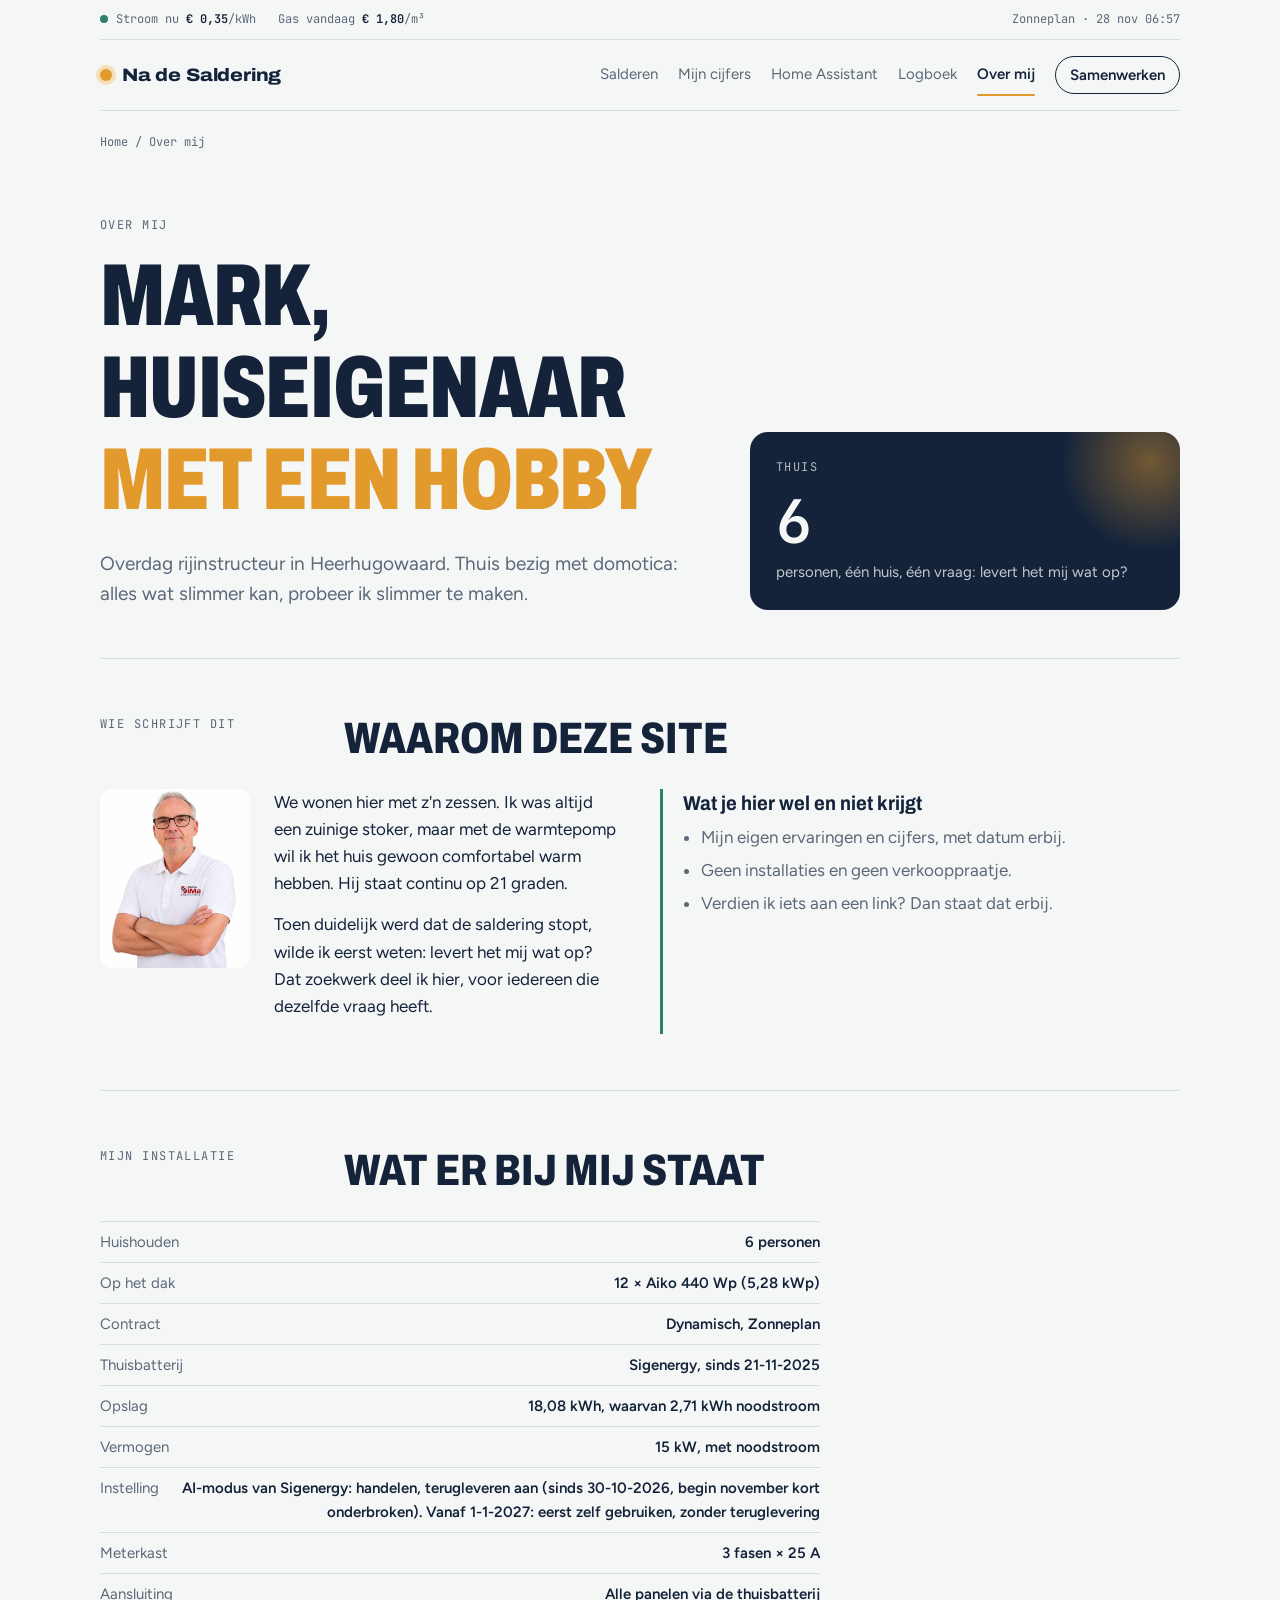
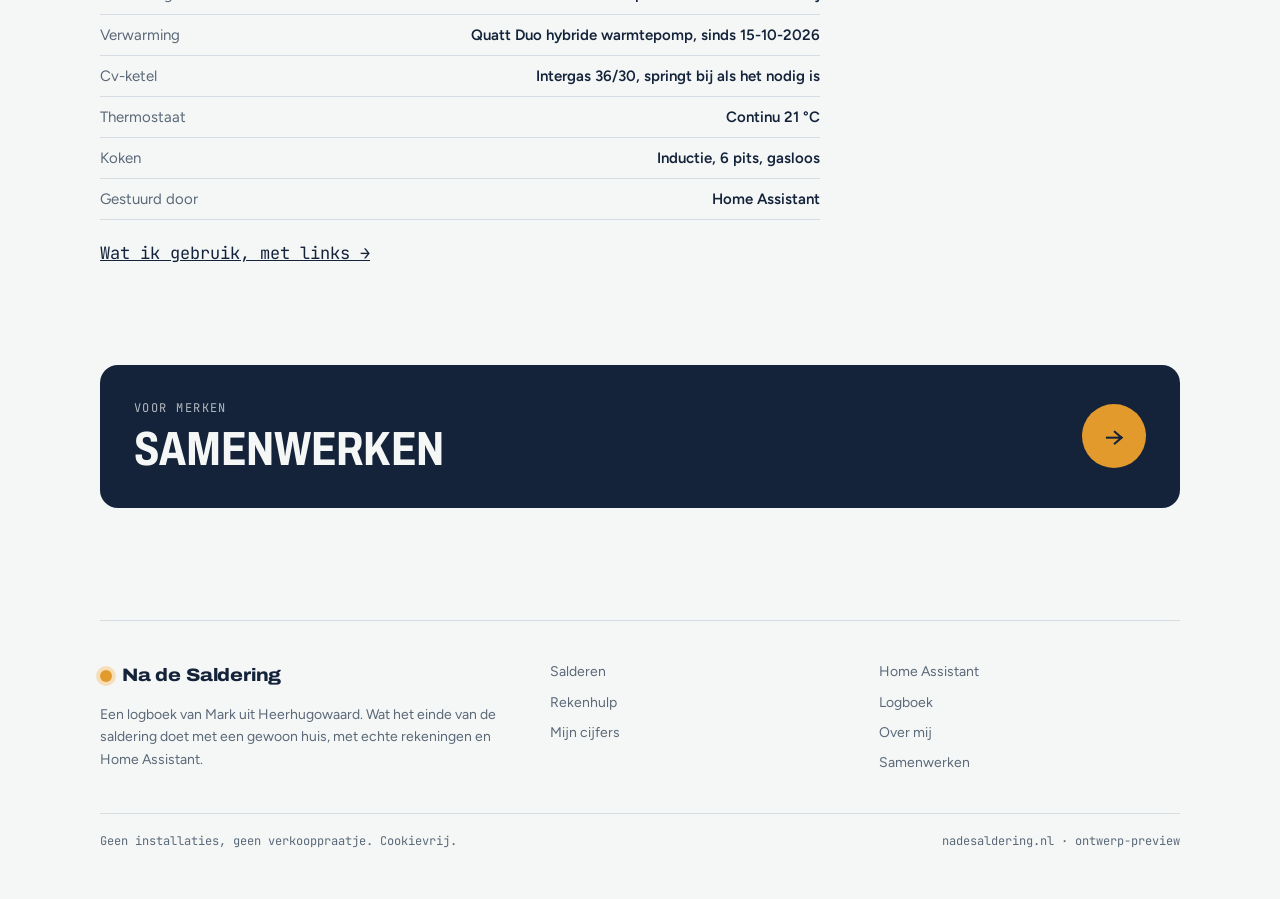
<file: over.html>
<!doctype html><html lang="nl"><head><meta charset="utf-8"><meta name="viewport" content="width=device-width,initial-scale=1,viewport-fit=cover"><title>Over mij · Na de Saldering</title><meta name="description" content="Mark uit Heerhugowaard: zes personen, zonnepanelen, thuisbatterij, warmtepomp en Home Assistant."><meta name="claude:viewport-fit-sides" content="cover"><link rel="preconnect" href="https://fonts.googleapis.com"><link rel="preconnect" href="https://fonts.gstatic.com" crossorigin><link rel="stylesheet" href="https://fonts.googleapis.com/css2?family=Archivo:wdth,wght@62..125,400..900&family=Figtree:wght@400;500;600&family=JetBrains+Mono:wght@400;600&display=swap"><link rel="stylesheet" href="style.css"><script>document.documentElement.classList.add("js")</script></head><body><a class="skip" href="#main">Naar de inhoud</a>
<div class="bar"><div class="wrap">
  <div class="ticker mono" aria-label="Prijzen bij mij thuis, momentopname">
    <span><i class="dot"></i>Stroom nu <b>€ 0,35</b>/kWh</span>
    <span>Gas vandaag <b>€ 1,80</b>/m³</span>
    <span class="t-src">Zonneplan · 28 nov 06:57</span>
  </div>
  <header class="top">
    <a class="logo" href="index.html"><i></i>Na de Saldering</a>
    <button class="menu-btn" aria-expanded="false" aria-controls="menu"><span></span>Menu</button>
    <nav class="top-nav" id="menu" aria-label="Hoofdmenu"><a href="salderen.html">Salderen</a><a href="mijn-cijfers.html">Mijn cijfers</a><a href="home-assistant.html">Home Assistant</a><a href="logboek.html">Logboek</a><a href="over.html" aria-current="page">Over mij</a><a href="samenwerken.html">Samenwerken</a></nav>
  </header>
</div></div><div class="wrap"><main id="main"><div class="crumbs"><a href="index.html">Home</a> / Over mij</div><div class="phero">
  <div><div class="eyebrow">Over mij</div><h1>Mark, huiseigenaar <em>met een hobby</em></h1><p class="lede">Overdag rijinstructeur in Heerhugowaard. Thuis bezig met domotica: alles wat slimmer kan, probeer ik slimmer te maken.</p></div>
  <aside class="kpi"><div class="eyebrow">Thuis</div><b>6</b><p>personen, één huis, één vraag: levert het mij wat op?</p></aside>
</div><section id="wie"><div class="sec-head rv"><div class="eyebrow">Wie schrijft dit</div><h2>Waarom deze site</h2></div><div class="about"><div class="who rv"><img src="mark.jpg" alt="Mark" width="534" height="640" loading="lazy"><div>
<p>We wonen hier met z'n zessen. Ik was altijd een zuinige stoker, maar met de warmtepomp wil ik het huis gewoon comfortabel warm hebben. Hij staat continu op 21 graden.</p>
<p>Toen duidelijk werd dat de saldering stopt, wilde ik eerst weten: levert het mij wat op? Dat zoekwerk deel ik hier, voor iedereen die dezelfde vraag heeft.</p></div></div>
<div class="promise rv"><h3>Wat je hier wel en niet krijgt</h3><ul><li>Mijn eigen ervaringen en cijfers, met datum erbij.</li><li>Geen installaties en geen verkooppraatje.</li><li>Verdien ik iets aan een link? Dan staat dat erbij.</li></ul></div></div></section><section id="installatie"><div class="sec-head rv"><div class="eyebrow">Mijn installatie</div><h2>Wat er bij mij staat</h2></div><div class="rv" style="max-width:720px"><dl class="setup">
  <div><dt>Huishouden</dt><dd>6 personen</dd></div>
  <div><dt>Op het dak</dt><dd>12 × Aiko 440 Wp (5,28 kWp)</dd></div>
  <div><dt>Contract</dt><dd>Dynamisch, Zonneplan</dd></div>
  <div><dt>Thuisbatterij</dt><dd>Sigenergy, sinds 21-11-2025</dd></div>
  <div><dt>Opslag</dt><dd>18,08 kWh, waarvan 2,71 kWh noodstroom</dd></div>
  <div><dt>Vermogen</dt><dd>15 kW, met noodstroom</dd></div>
  <div><dt>Instelling</dt><dd>AI-modus van Sigenergy: handelen, terugleveren aan (sinds 30-10-2026, begin november kort onderbroken). Vanaf 1-1-2027: eerst zelf gebruiken, zonder teruglevering</dd></div>
  <div><dt>Meterkast</dt><dd>3 fasen × 25 A</dd></div>
  <div><dt>Aansluiting</dt><dd>Alle panelen via de thuisbatterij</dd></div>
  <div><dt>Verwarming</dt><dd>Quatt Duo hybride warmtepomp, sinds 15-10-2026</dd></div>
  <div><dt>Cv-ketel</dt><dd>Intergas 36/30, springt bij als het nodig is</dd></div>
  <div><dt>Thermostaat</dt><dd>Continu 21 °C</dd></div>
  <div><dt>Koken</dt><dd>Inductie, 6 pits, gasloos</dd></div>
  <div><dt>Gestuurd door</dt><dd>Home Assistant</dd></div>
</dl></div><p class="rv" style="margin-top:20px"><a class="mono" href="samenwerken.html#gebruik">Wat ik gebruik, met links →</a></p></section><section class="end rv"><a class="next" href="samenwerken.html"><div><div class="eyebrow">Voor merken</div><h2>Samenwerken</h2></div><span class="arr" aria-hidden="true">→</span></a></section></main><footer class="foot">
  <div><a class="logo" href="index.html"><i></i>Na de Saldering</a>
    <p>Een logboek van Mark uit Heerhugowaard. Wat het einde van de saldering doet met een gewoon huis, met echte rekeningen en Home Assistant.</p></div>
  <div><ul><li><a href="salderen.html">Salderen</a></li><li><a href="salderen.html#rekenhulp">Rekenhulp</a></li><li><a href="mijn-cijfers.html">Mijn cijfers</a></li></ul></div>
  <div><ul><li><a href="home-assistant.html">Home Assistant</a></li><li><a href="logboek.html">Logboek</a></li><li><a href="over.html">Over mij</a></li><li><a href="samenwerken.html">Samenwerken</a></li></ul></div>
  <div class="fine"><span>Geen installaties, geen verkooppraatje. Cookievrij.</span><span>nadesaldering.nl · ontwerp-preview</span></div>
</footer></div><script src="app.js"></script></body></html>
</file>
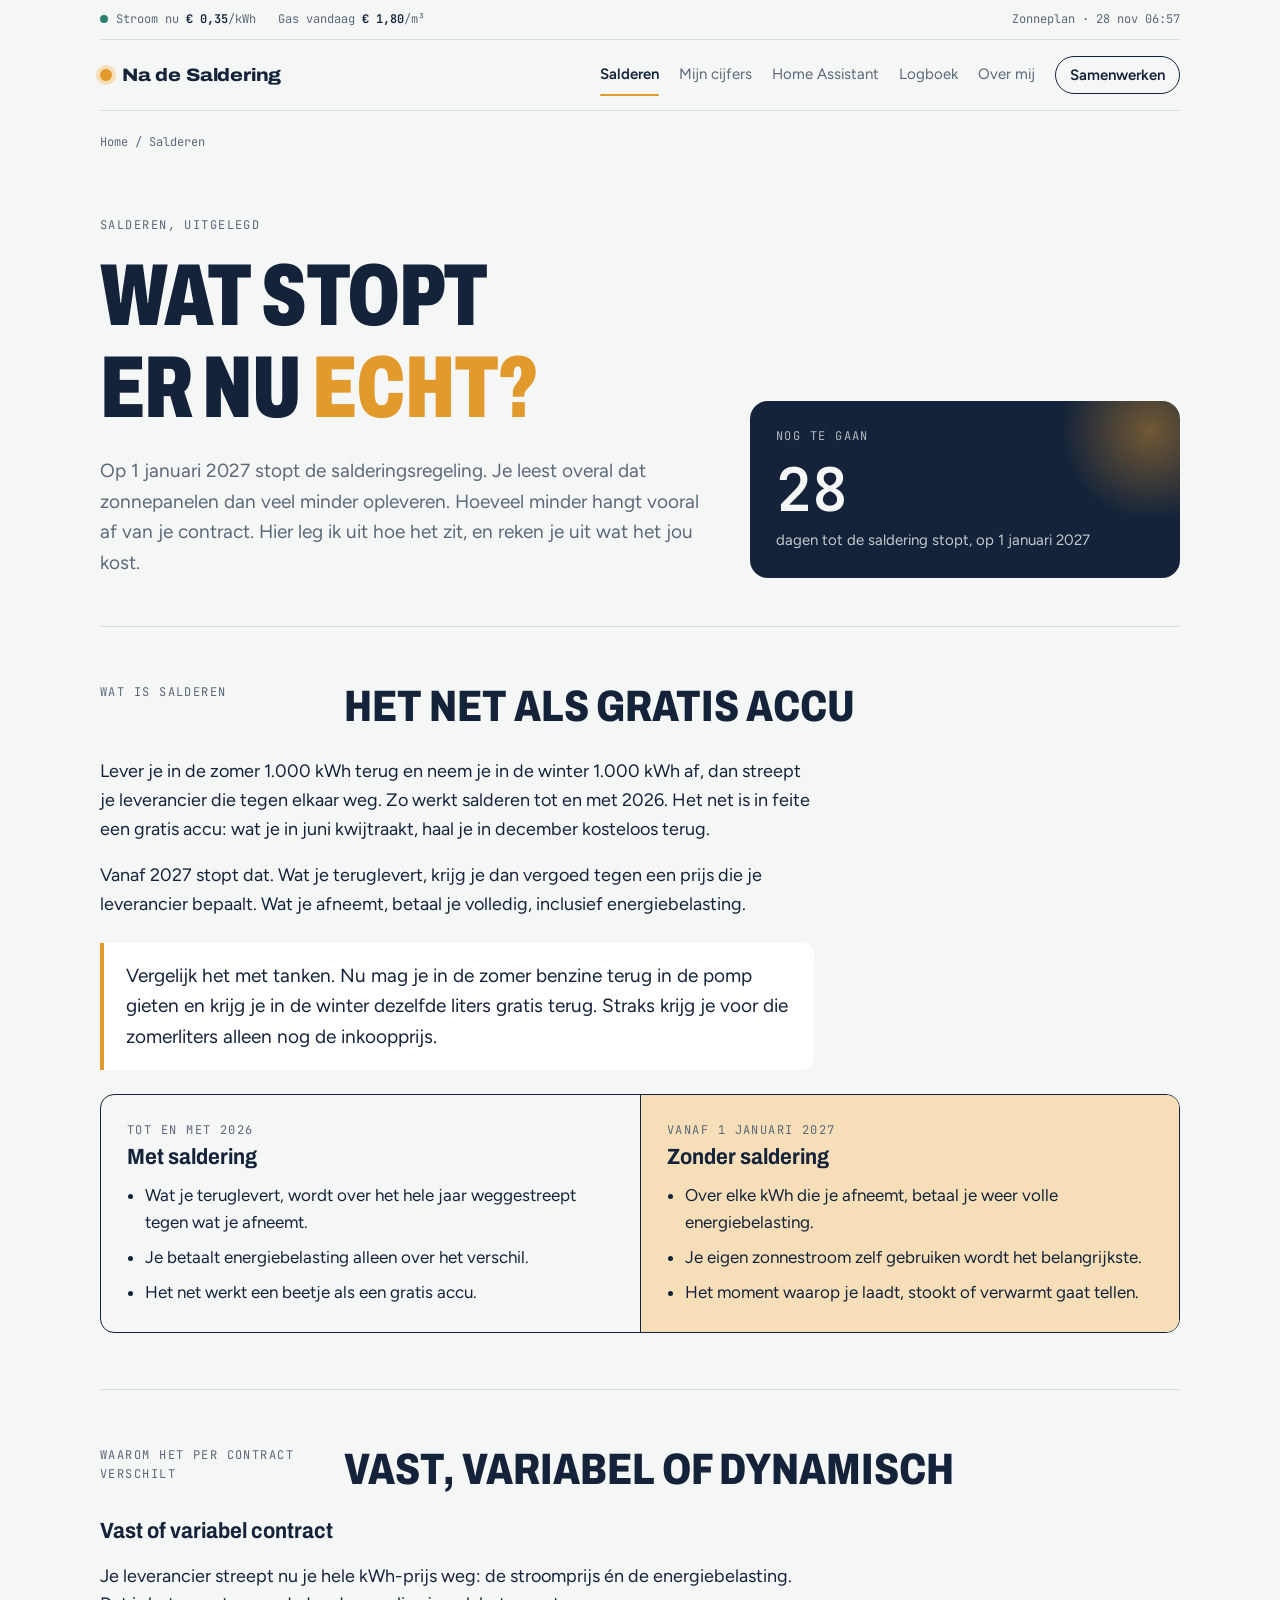
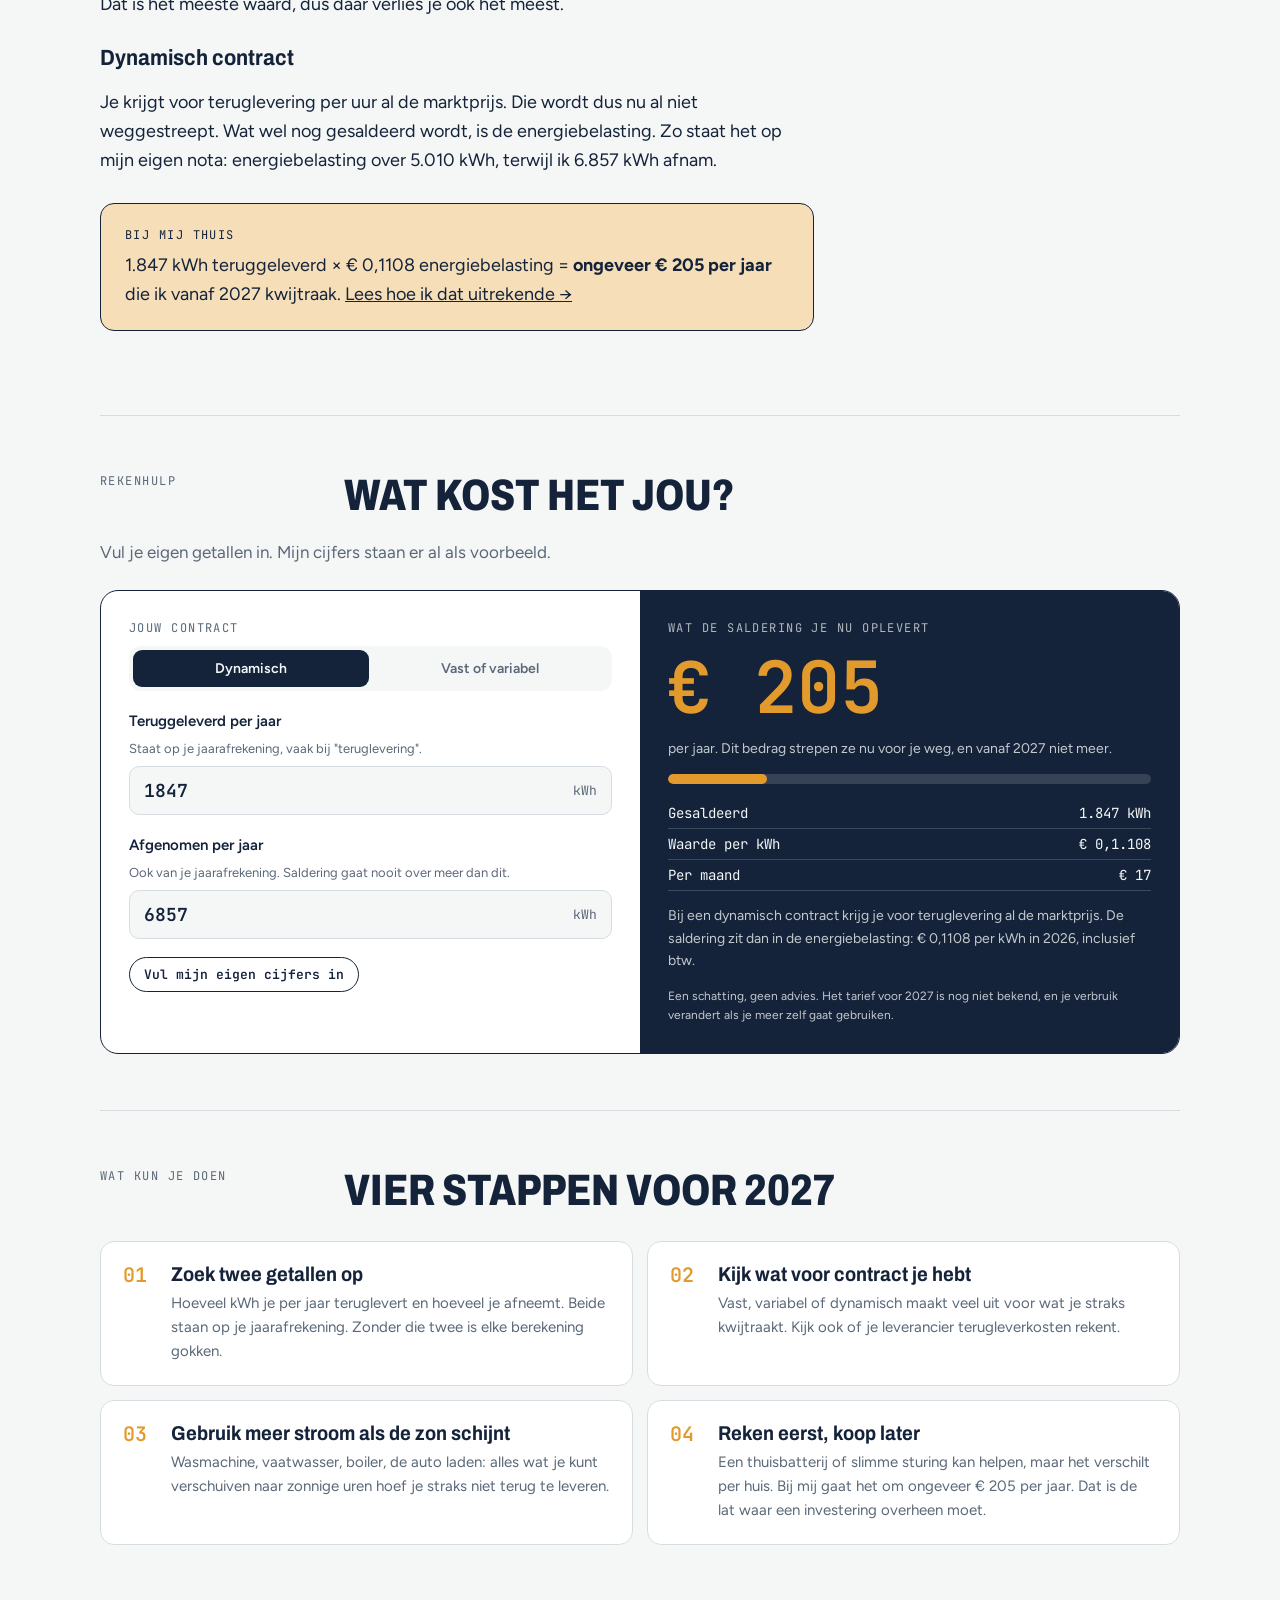
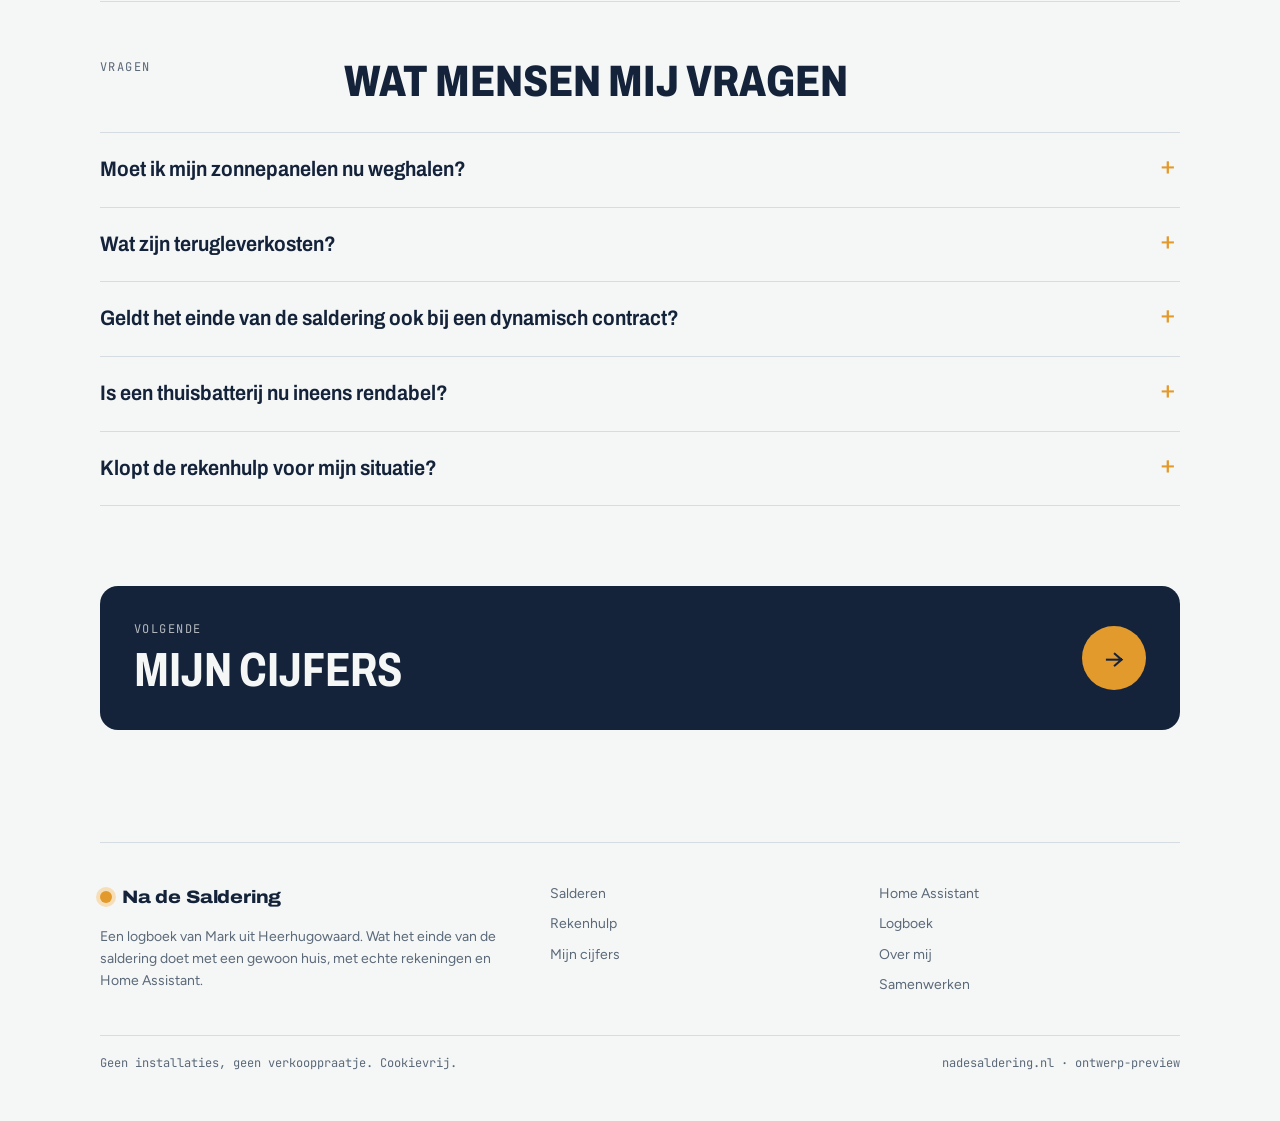
<file: salderen.html>
<!doctype html><html lang="nl"><head><meta charset="utf-8"><meta name="viewport" content="width=device-width,initial-scale=1,viewport-fit=cover"><title>Salderen uitgelegd · Na de Saldering</title><meta name="description" content="Wat het einde van de salderingsregeling op 1 januari 2027 betekent, per contract uitgelegd, met een rekenhulp."><meta name="claude:viewport-fit-sides" content="cover"><link rel="preconnect" href="https://fonts.googleapis.com"><link rel="preconnect" href="https://fonts.gstatic.com" crossorigin><link rel="stylesheet" href="https://fonts.googleapis.com/css2?family=Archivo:wdth,wght@62..125,400..900&family=Figtree:wght@400;500;600&family=JetBrains+Mono:wght@400;600&display=swap"><link rel="stylesheet" href="style.css"><script>document.documentElement.classList.add("js")</script></head><body><a class="skip" href="#main">Naar de inhoud</a>
<div class="bar"><div class="wrap">
  <div class="ticker mono" aria-label="Prijzen bij mij thuis, momentopname">
    <span><i class="dot"></i>Stroom nu <b>€ 0,35</b>/kWh</span>
    <span>Gas vandaag <b>€ 1,80</b>/m³</span>
    <span class="t-src">Zonneplan · 28 nov 06:57</span>
  </div>
  <header class="top">
    <a class="logo" href="index.html"><i></i>Na de Saldering</a>
    <button class="menu-btn" aria-expanded="false" aria-controls="menu"><span></span>Menu</button>
    <nav class="top-nav" id="menu" aria-label="Hoofdmenu"><a href="salderen.html" aria-current="page">Salderen</a><a href="mijn-cijfers.html">Mijn cijfers</a><a href="home-assistant.html">Home Assistant</a><a href="logboek.html">Logboek</a><a href="over.html">Over mij</a><a href="samenwerken.html">Samenwerken</a></nav>
  </header>
</div></div><div class="wrap"><main id="main"><div class="crumbs"><a href="index.html">Home</a> / Salderen</div><div class="phero">
  <div><div class="eyebrow">Salderen, uitgelegd</div><h1>Wat stopt er nu <em>echt?</em></h1><p class="lede">Op 1 januari 2027 stopt de salderingsregeling. Je leest overal dat zonnepanelen dan veel minder opleveren. Hoeveel minder hangt vooral af van je contract. Hier leg ik uit hoe het zit, en reken je uit wat het jou kost.</p></div>
  <aside class="kpi"><div class="eyebrow">Nog te gaan</div><b data-days-left>0</b><p>dagen tot de saldering stopt, op 1 januari 2027</p></aside>
</div><section id="wat"><div class="sec-head rv"><div class="eyebrow">Wat is salderen</div><h2>Het net als gratis accu</h2></div><div class="prose rv">
<p>Lever je in de zomer 1.000 kWh terug en neem je in de winter 1.000 kWh af, dan streept je leverancier die tegen elkaar weg. Zo werkt salderen tot en met 2026. Het net is in feite een gratis accu: wat je in juni kwijtraakt, haal je in december kosteloos terug.</p>
<p>Vanaf 2027 stopt dat. Wat je teruglevert, krijg je dan vergoed tegen een prijs die je leverancier bepaalt. Wat je afneemt, betaal je volledig, inclusief energiebelasting.</p>
<blockquote>Vergelijk het met tanken. Nu mag je in de zomer benzine terug in de pomp gieten en krijg je in de winter dezelfde liters gratis terug. Straks krijg je voor die zomerliters alleen nog de inkoopprijs.</blockquote>
</div><div class="compare rv">
  <div><div class="eyebrow">Tot en met 2026</div><h3>Met saldering</h3><ul>
    <li>Wat je teruglevert, wordt over het hele jaar weggestreept tegen wat je afneemt.</li>
    <li>Je betaalt energiebelasting alleen over het verschil.</li>
    <li>Het net werkt een beetje als een gratis accu.</li></ul></div>
  <div><div class="eyebrow">Vanaf 1 januari 2027</div><h3>Zonder saldering</h3><ul>
    <li>Over elke kWh die je afneemt, betaal je weer volle energiebelasting.</li>
    <li>Je eigen zonnestroom zelf gebruiken wordt het belangrijkste.</li>
    <li>Het moment waarop je laadt, stookt of verwarmt gaat tellen.</li></ul></div>
</div></section><section id="contract"><div class="sec-head rv"><div class="eyebrow">Waarom het per contract verschilt</div><h2>Vast, variabel of dynamisch</h2></div><div class="prose rv">
<h3>Vast of variabel contract</h3>
<p>Je leverancier streept nu je hele kWh-prijs weg: de stroomprijs én de energiebelasting. Dat is het meeste waard, dus daar verlies je ook het meest.</p>
<h3>Dynamisch contract</h3>
<p>Je krijgt voor teruglevering per uur al de marktprijs. Die wordt dus nu al niet weggestreept. Wat wel nog gesaldeerd wordt, is de energiebelasting. Zo staat het op mijn eigen nota: energiebelasting over 5.010 kWh, terwijl ik 6.857 kWh afnam.</p>
<div class="callout"><div class="eyebrow">Bij mij thuis</div><p>1.847 kWh teruggeleverd × € 0,1108 energiebelasting = <b>ongeveer € 205 per jaar</b> die ik vanaf 2027 kwijtraak. <a href="deel-01.html">Lees hoe ik dat uitrekende →</a></p></div>
</div></section><section id="rekenhulp"><div class="sec-head rv"><div class="eyebrow">Rekenhulp</div><h2>Wat kost het jou?</h2></div><p class="intro rv">Vul je eigen getallen in. Mijn cijfers staan er al als voorbeeld.</p><div class="calc rv" id="calc">
  <div class="calc-in">
    <div><div class="eyebrow">Jouw contract</div>
      <div class="seg-ctl" id="c-type" style="margin-top:8px"><button type="button" data-t="dyn" aria-pressed="true">Dynamisch</button><button type="button" data-t="vast" aria-pressed="false">Vast of variabel</button></div></div>
    <label for="c-terug">Teruggeleverd per jaar<small>Staat op je jaarafrekening, vaak bij "teruglevering".</small>
      <span class="field"><input id="c-terug" inputmode="numeric" value="1847"><span>kWh</span></span></label>
    <label for="c-afn">Afgenomen per jaar<small>Ook van je jaarafrekening. Saldering gaat nooit over meer dan dit.</small>
      <span class="field"><input id="c-afn" inputmode="numeric" value="6857"><span>kWh</span></span></label>
    <label for="c-prijs" class="only-vast hide">Jouw stroomprijs per kWh<small>Inclusief energiebelasting en btw, uit je contract.</small>
      <span class="field"><input id="c-prijs" inputmode="decimal" placeholder="bijv. 0,30"><span>€/kWh</span></span></label>
    <label for="c-verg" class="only-vast hide">Terugleververgoeding na 2027<small>Vraag je leverancier. Trek terugleverkosten hier al vanaf. Weet je het niet, laat dan leeg.</small>
      <span class="field"><input id="c-verg" inputmode="decimal" placeholder="bijv. 0,05"><span>€/kWh</span></span></label>
    <button type="button" class="menu-btn" id="c-mine" style="display:inline-block;justify-self:start">Vul mijn eigen cijfers in</button>
  </div>
  <div class="calc-out" aria-live="polite">
    <div class="eyebrow">Wat de saldering je nu oplevert</div>
    <div class="big" id="o-loss">€ 0</div>
    <p>per jaar. Dit bedrag strepen ze nu voor je weg, en vanaf 2027 niet meer.</p>
    <div class="gauge" aria-hidden="true"><i id="o-gauge"></i></div>
    <div><div class="row"><span>Gesaldeerd</span><span id="o-gesal">0 kWh</span></div>
      <div class="row"><span>Waarde per kWh</span><span id="o-per">€ 0</span></div>
      <div class="row"><span>Per maand</span><span id="o-month">€ 0</span></div></div>
    <p class="only-dyn">Bij een dynamisch contract krijg je voor teruglevering al de marktprijs. De saldering zit dan in de energiebelasting: € 0,1108 per kWh in 2026, inclusief btw.</p>
    <p class="only-vast hide">Bij vast of variabel strepen ze nu je hele kWh-prijs weg. Straks krijg je alleen de terugleververgoeding. Het verschil is wat je verliest.</p>
    <p class="hide" id="o-cap">Je levert meer terug dan je afneemt. Over dat overschot krijg je nu al alleen een vergoeding, dus dat deel telt hier niet mee.</p>
    <p style="font-size:12px">Een schatting, geen advies. Het tarief voor 2027 is nog niet bekend, en je verbruik verandert als je meer zelf gaat gebruiken.</p>
  </div>
</div></section><section id="doen"><div class="sec-head rv"><div class="eyebrow">Wat kun je doen</div><h2>Vier stappen voor 2027</h2></div><div class="steps">
  <article class="step rv"><h3>Zoek twee getallen op</h3><p>Hoeveel kWh je per jaar teruglevert en hoeveel je afneemt. Beide staan op je jaarafrekening. Zonder die twee is elke berekening gokken.</p></article>
  <article class="step rv"><h3>Kijk wat voor contract je hebt</h3><p>Vast, variabel of dynamisch maakt veel uit voor wat je straks kwijtraakt. Kijk ook of je leverancier terugleverkosten rekent.</p></article>
  <article class="step rv"><h3>Gebruik meer stroom als de zon schijnt</h3><p>Wasmachine, vaatwasser, boiler, de auto laden: alles wat je kunt verschuiven naar zonnige uren hoef je straks niet terug te leveren.</p></article>
  <article class="step rv"><h3>Reken eerst, koop later</h3><p>Een thuisbatterij of slimme sturing kan helpen, maar het verschilt per huis. Bij mij gaat het om ongeveer € 205 per jaar. Dat is de lat waar een investering overheen moet.</p></article>
</div></section><section id="faq"><div class="sec-head rv"><div class="eyebrow">Vragen</div><h2>Wat mensen mij vragen</h2></div><div class="faq rv">
  <details><summary>Moet ik mijn zonnepanelen nu weghalen?</summary><p>Nee. Stroom die je zelf gebruikt, hoef je niet in te kopen. Dat blijft na 2027 precies zo. Alleen de stroom die je teruglevert, levert minder op.</p></details>
  <details><summary>Wat zijn terugleverkosten?</summary><p>Sommige leveranciers rekenen een bedrag per kWh die je teruglevert. Of en hoeveel verschilt per leverancier en per contract. Op mijn eigen Zonneplan-nota van dit jaar staan ze niet. Of dat zo blijft, weet ik nog niet.</p></details>
  <details><summary>Geldt het einde van de saldering ook bij een dynamisch contract?</summary><p>Ja. Op mijn eigen nota zie je dat de energiebelasting nu nog gesaldeerd wordt. Dat stopt op 1 januari 2027. De marktprijs voor teruglevering kreeg ik al.</p></details>
  <details><summary>Is een thuisbatterij nu ineens rendabel?</summary><p>Dat weet ik nog niet, en ik ga het ook niet beweren voordat ik het gemeten heb. Ik heb er zelf een en vergelijk handelen met zelf gebruiken in deel 04 van het logboek.</p></details>
  <details><summary>Klopt de rekenhulp voor mijn situatie?</summary><p>Het is een eerste schatting met het tarief energiebelasting van 2026. Het tarief voor 2027 is nog niet bekend. Zodra het vaststaat, pas ik de rekenhulp aan.</p></details>
</div></section><section class="end rv"><a class="next" href="mijn-cijfers.html"><div><div class="eyebrow">Volgende</div><h2>Mijn cijfers</h2></div><span class="arr" aria-hidden="true">→</span></a></section></main><footer class="foot">
  <div><a class="logo" href="index.html"><i></i>Na de Saldering</a>
    <p>Een logboek van Mark uit Heerhugowaard. Wat het einde van de saldering doet met een gewoon huis, met echte rekeningen en Home Assistant.</p></div>
  <div><ul><li><a href="salderen.html">Salderen</a></li><li><a href="salderen.html#rekenhulp">Rekenhulp</a></li><li><a href="mijn-cijfers.html">Mijn cijfers</a></li></ul></div>
  <div><ul><li><a href="home-assistant.html">Home Assistant</a></li><li><a href="logboek.html">Logboek</a></li><li><a href="over.html">Over mij</a></li><li><a href="samenwerken.html">Samenwerken</a></li></ul></div>
  <div class="fine"><span>Geen installaties, geen verkooppraatje. Cookievrij.</span><span>nadesaldering.nl · ontwerp-preview</span></div>
</footer></div><script src="app.js"></script></body></html>
</file>
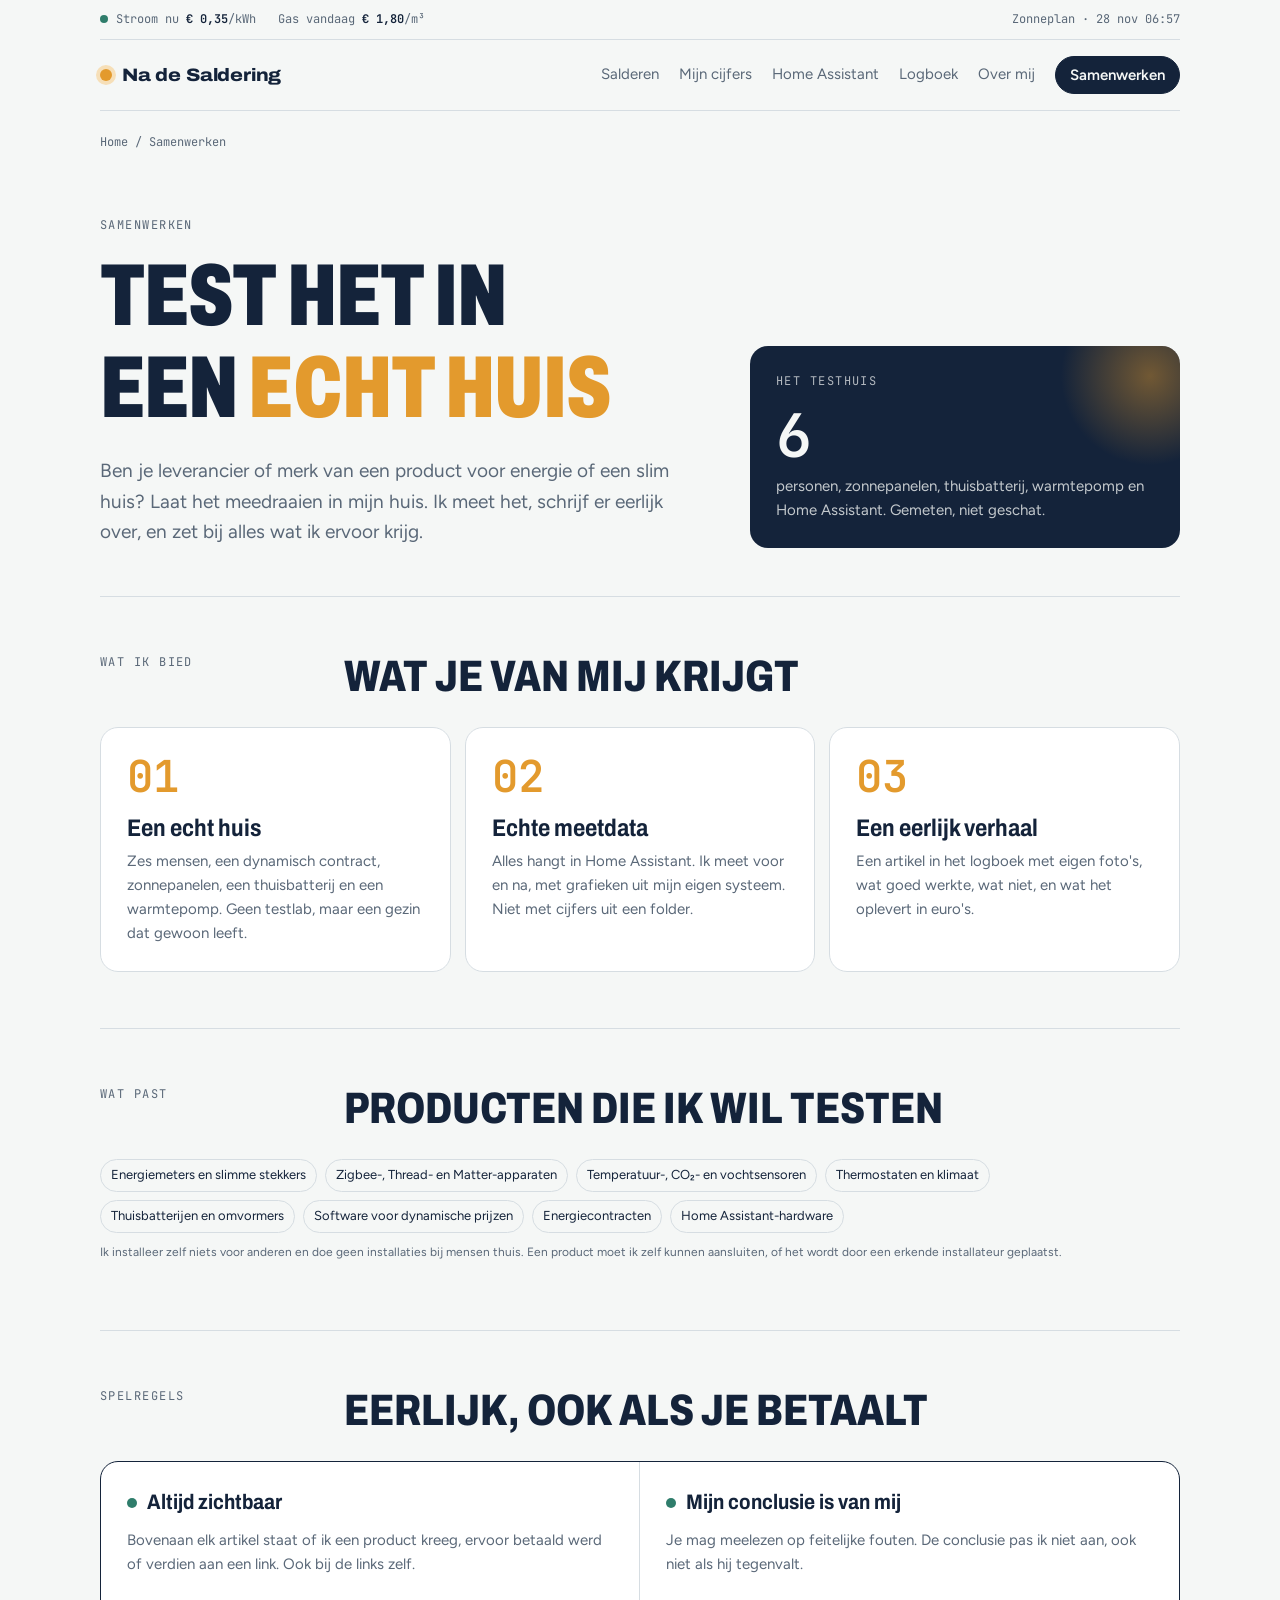
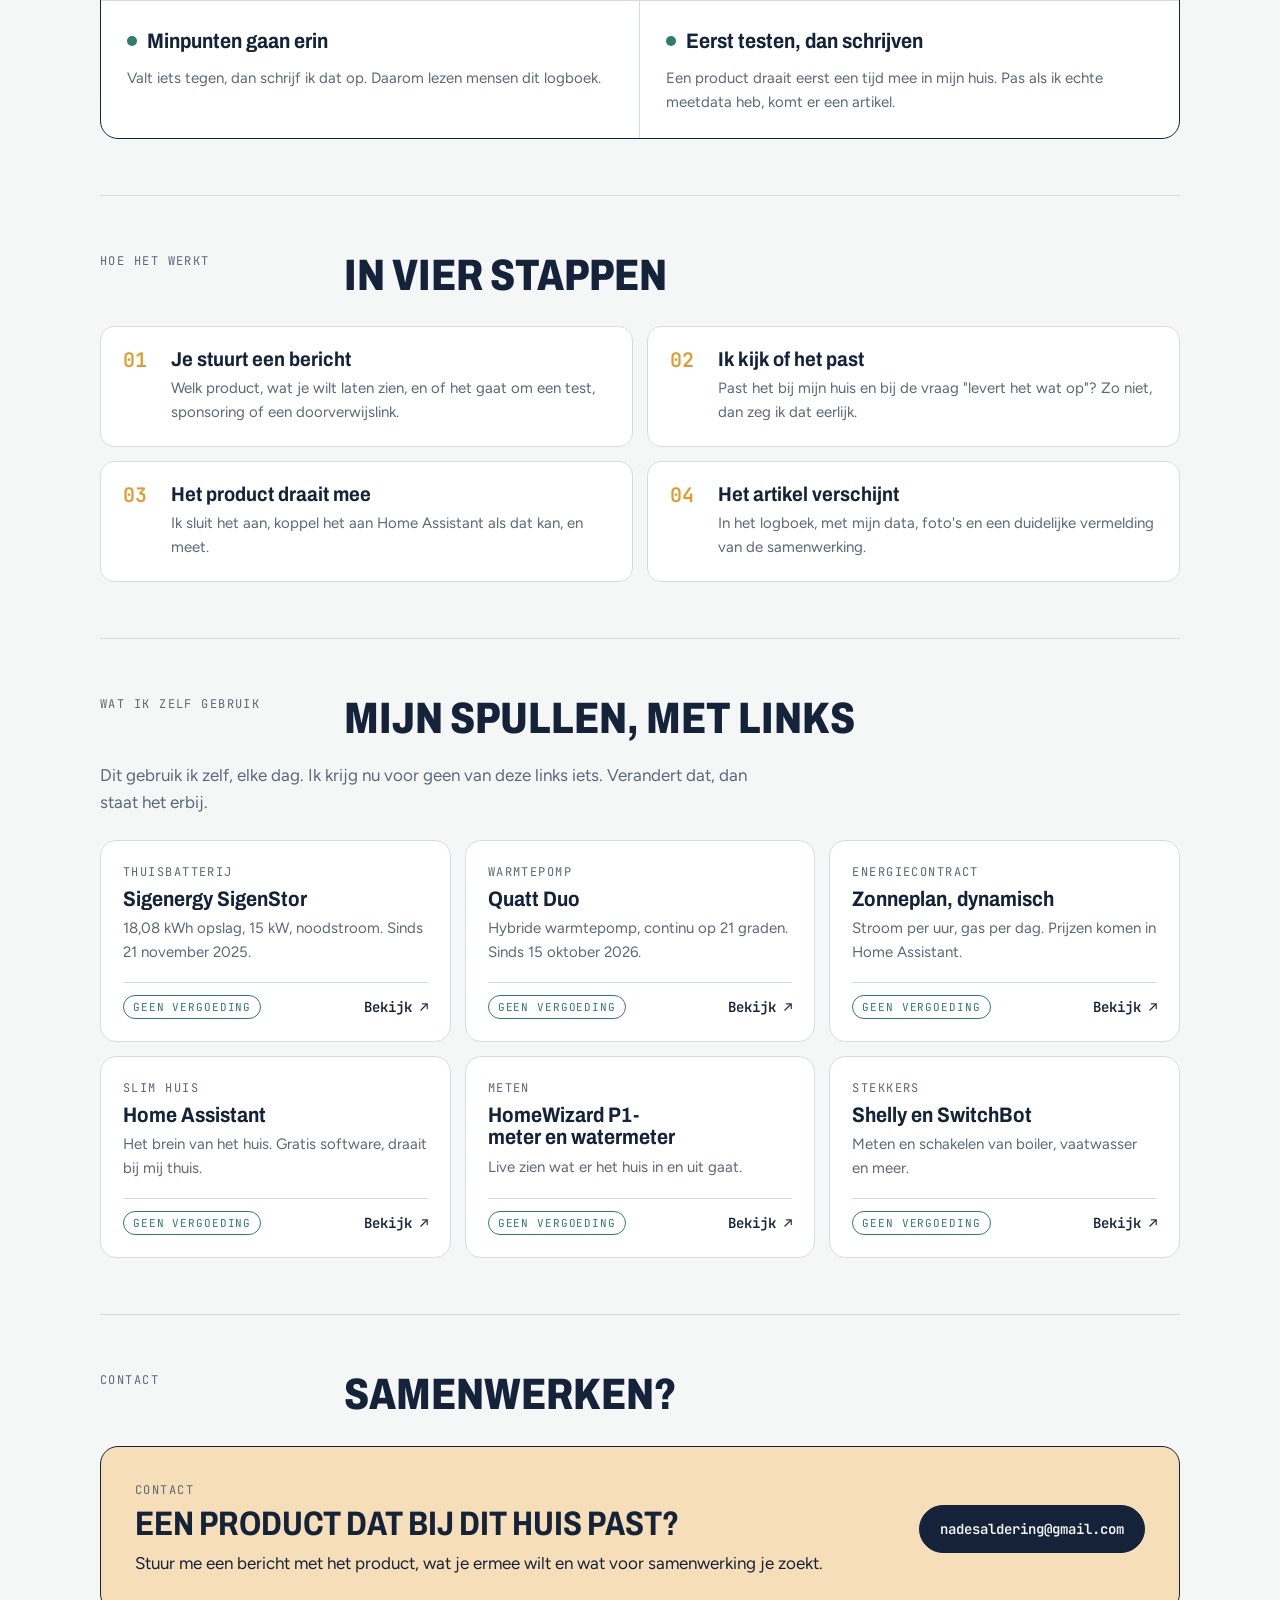
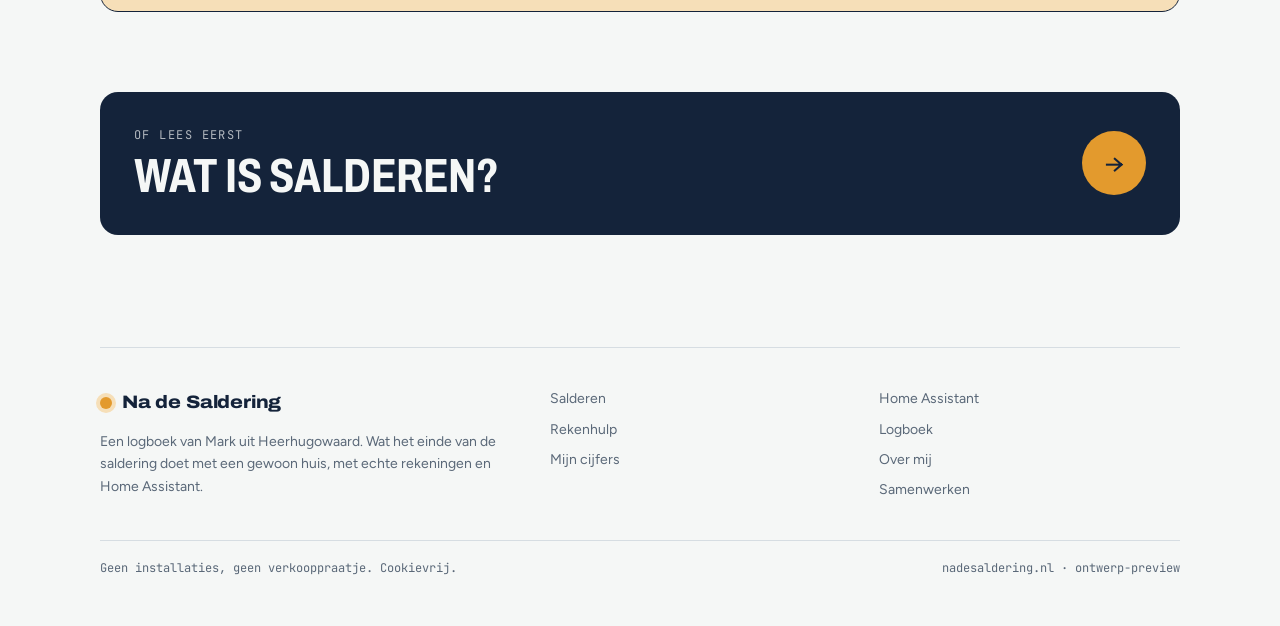
<file: samenwerken.html>
<!doctype html><html lang="nl"><head><meta charset="utf-8"><meta name="viewport" content="width=device-width,initial-scale=1,viewport-fit=cover"><title>Samenwerken · Na de Saldering</title><meta name="description" content="Producten voor energie en een slim huis testen in een echt huis met zes personen, met eerlijke spelregels."><meta name="claude:viewport-fit-sides" content="cover"><link rel="preconnect" href="https://fonts.googleapis.com"><link rel="preconnect" href="https://fonts.gstatic.com" crossorigin><link rel="stylesheet" href="https://fonts.googleapis.com/css2?family=Archivo:wdth,wght@62..125,400..900&family=Figtree:wght@400;500;600&family=JetBrains+Mono:wght@400;600&display=swap"><link rel="stylesheet" href="style.css"><script>document.documentElement.classList.add("js")</script></head><body><a class="skip" href="#main">Naar de inhoud</a>
<div class="bar"><div class="wrap">
  <div class="ticker mono" aria-label="Prijzen bij mij thuis, momentopname">
    <span><i class="dot"></i>Stroom nu <b>€ 0,35</b>/kWh</span>
    <span>Gas vandaag <b>€ 1,80</b>/m³</span>
    <span class="t-src">Zonneplan · 28 nov 06:57</span>
  </div>
  <header class="top">
    <a class="logo" href="index.html"><i></i>Na de Saldering</a>
    <button class="menu-btn" aria-expanded="false" aria-controls="menu"><span></span>Menu</button>
    <nav class="top-nav" id="menu" aria-label="Hoofdmenu"><a href="salderen.html">Salderen</a><a href="mijn-cijfers.html">Mijn cijfers</a><a href="home-assistant.html">Home Assistant</a><a href="logboek.html">Logboek</a><a href="over.html">Over mij</a><a href="samenwerken.html" aria-current="page">Samenwerken</a></nav>
  </header>
</div></div><div class="wrap"><main id="main"><div class="crumbs"><a href="index.html">Home</a> / Samenwerken</div><div class="phero">
  <div><div class="eyebrow">Samenwerken</div><h1>Test het in een <em>echt huis</em></h1><p class="lede">Ben je leverancier of merk van een product voor energie of een slim huis? Laat het meedraaien in mijn huis. Ik meet het, schrijf er eerlijk over, en zet bij alles wat ik ervoor krijg.</p></div>
  <aside class="kpi"><div class="eyebrow">Het testhuis</div><b>6</b><p>personen, zonnepanelen, thuisbatterij, warmtepomp en Home Assistant. Gemeten, niet geschat.</p></aside>
</div><section id="aanbod"><div class="sec-head rv"><div class="eyebrow">Wat ik bied</div><h2>Wat je van mij krijgt</h2></div><div class="offer">
  <article class="offer-card rv"><span class="offer-no mono">01</span><h3>Een echt huis</h3><p>Zes mensen, een dynamisch contract, zonnepanelen, een thuisbatterij en een warmtepomp. Geen testlab, maar een gezin dat gewoon leeft.</p></article>
  <article class="offer-card rv"><span class="offer-no mono">02</span><h3>Echte meetdata</h3><p>Alles hangt in Home Assistant. Ik meet voor en na, met grafieken uit mijn eigen systeem. Niet met cijfers uit een folder.</p></article>
  <article class="offer-card rv"><span class="offer-no mono">03</span><h3>Een eerlijk verhaal</h3><p>Een artikel in het logboek met eigen foto's, wat goed werkte, wat niet, en wat het oplevert in euro's.</p></article>
</div></section><section id="past"><div class="sec-head rv"><div class="eyebrow">Wat past</div><h2>Producten die ik wil testen</h2></div><ul class="tags rv" style="gap:8px">
  <li>Energiemeters en slimme stekkers</li><li>Zigbee-, Thread- en Matter-apparaten</li><li>Temperatuur-, CO₂- en vochtsensoren</li>
  <li>Thermostaten en klimaat</li><li>Thuisbatterijen en omvormers</li><li>Software voor dynamische prijzen</li><li>Energiecontracten</li><li>Home Assistant-hardware</li>
</ul>
<p class="note rv">Ik installeer zelf niets voor anderen en doe geen installaties bij mensen thuis. Een product moet ik zelf kunnen aansluiten, of het wordt door een erkende installateur geplaatst.</p></section><section id="regels"><div class="sec-head rv"><div class="eyebrow">Spelregels</div><h2>Eerlijk, ook als je betaalt</h2></div><div class="rules">
  <div class="rule rv"><b>Altijd zichtbaar</b><p>Bovenaan elk artikel staat of ik een product kreeg, ervoor betaald werd of verdien aan een link. Ook bij de links zelf.</p></div>
  <div class="rule rv"><b>Mijn conclusie is van mij</b><p>Je mag meelezen op feitelijke fouten. De conclusie pas ik niet aan, ook niet als hij tegenvalt.</p></div>
  <div class="rule rv"><b>Minpunten gaan erin</b><p>Valt iets tegen, dan schrijf ik dat op. Daarom lezen mensen dit logboek.</p></div>
  <div class="rule rv"><b>Eerst testen, dan schrijven</b><p>Een product draait eerst een tijd mee in mijn huis. Pas als ik echte meetdata heb, komt er een artikel.</p></div>
</div></section><section id="werkwijze"><div class="sec-head rv"><div class="eyebrow">Hoe het werkt</div><h2>In vier stappen</h2></div><div class="steps">
  <article class="step rv"><h3>Je stuurt een bericht</h3><p>Welk product, wat je wilt laten zien, en of het gaat om een test, sponsoring of een doorverwijslink.</p></article>
  <article class="step rv"><h3>Ik kijk of het past</h3><p>Past het bij mijn huis en bij de vraag "levert het wat op"? Zo niet, dan zeg ik dat eerlijk.</p></article>
  <article class="step rv"><h3>Het product draait mee</h3><p>Ik sluit het aan, koppel het aan Home Assistant als dat kan, en meet.</p></article>
  <article class="step rv"><h3>Het artikel verschijnt</h3><p>In het logboek, met mijn data, foto's en een duidelijke vermelding van de samenwerking.</p></article>
</div></section><section id="gebruik"><div class="sec-head rv"><div class="eyebrow">Wat ik zelf gebruik</div><h2>Mijn spullen, met links</h2></div><p class="intro rv">Dit gebruik ik zelf, elke dag. Ik krijg nu voor geen van deze links iets. Verandert dat, dan staat het erbij.</p><div class="gears"><article class="gear rv"><div class="eyebrow">Thuisbatterij</div><h3>Sigenergy SigenStor</h3><p>18,08 kWh opslag, 15 kW, noodstroom. Sinds 21 november 2025.</p><div class="gear-foot"><span class="tag-free">Geen vergoeding</span><a href="https://www.sigenergy.com" target="_blank" rel="noopener">Bekijk <i>↗</i></a></div></article><article class="gear rv"><div class="eyebrow">Warmtepomp</div><h3>Quatt Duo</h3><p>Hybride warmtepomp, continu op 21 graden. Sinds 15 oktober 2026.</p><div class="gear-foot"><span class="tag-free">Geen vergoeding</span><a href="https://www.quatt.io" target="_blank" rel="noopener">Bekijk <i>↗</i></a></div></article><article class="gear rv"><div class="eyebrow">Energiecontract</div><h3>Zonneplan, dynamisch</h3><p>Stroom per uur, gas per dag. Prijzen komen in Home Assistant.</p><div class="gear-foot"><span class="tag-free">Geen vergoeding</span><a href="https://www.zonneplan.nl" target="_blank" rel="noopener">Bekijk <i>↗</i></a></div></article><article class="gear rv"><div class="eyebrow">Slim huis</div><h3>Home Assistant</h3><p>Het brein van het huis. Gratis software, draait bij mij thuis.</p><div class="gear-foot"><span class="tag-free">Geen vergoeding</span><a href="https://www.home-assistant.io" target="_blank" rel="noopener">Bekijk <i>↗</i></a></div></article><article class="gear rv"><div class="eyebrow">Meten</div><h3>HomeWizard P1-meter en watermeter</h3><p>Live zien wat er het huis in en uit gaat.</p><div class="gear-foot"><span class="tag-free">Geen vergoeding</span><a href="https://www.homewizard.com" target="_blank" rel="noopener">Bekijk <i>↗</i></a></div></article><article class="gear rv"><div class="eyebrow">Stekkers</div><h3>Shelly en SwitchBot</h3><p>Meten en schakelen van boiler, vaatwasser en meer.</p><div class="gear-foot"><span class="tag-free">Geen vergoeding</span><a href="https://www.shelly.com" target="_blank" rel="noopener">Bekijk <i>↗</i></a></div></article></div></section><section id="contact"><div class="sec-head rv"><div class="eyebrow">Contact</div><h2>Samenwerken?</h2></div><div class="contact rv"><div><div class="eyebrow">Contact</div><h3>Een product dat bij dit huis past?</h3>
<p>Stuur me een bericht met het product, wat je ermee wilt en wat voor samenwerking je zoekt.</p></div>
<a class="contact-btn" href="mailto:nadesaldering@gmail.com">nadesaldering@gmail.com</a></div></section><section class="end rv"><a class="next" href="salderen.html"><div><div class="eyebrow">Of lees eerst</div><h2>Wat is salderen?</h2></div><span class="arr" aria-hidden="true">→</span></a></section></main><footer class="foot">
  <div><a class="logo" href="index.html"><i></i>Na de Saldering</a>
    <p>Een logboek van Mark uit Heerhugowaard. Wat het einde van de saldering doet met een gewoon huis, met echte rekeningen en Home Assistant.</p></div>
  <div><ul><li><a href="salderen.html">Salderen</a></li><li><a href="salderen.html#rekenhulp">Rekenhulp</a></li><li><a href="mijn-cijfers.html">Mijn cijfers</a></li></ul></div>
  <div><ul><li><a href="home-assistant.html">Home Assistant</a></li><li><a href="logboek.html">Logboek</a></li><li><a href="over.html">Over mij</a></li><li><a href="samenwerken.html">Samenwerken</a></li></ul></div>
  <div class="fine"><span>Geen installaties, geen verkooppraatje. Cookievrij.</span><span>nadesaldering.nl · ontwerp-preview</span></div>
</footer></div><script src="app.js"></script></body></html>
</file>
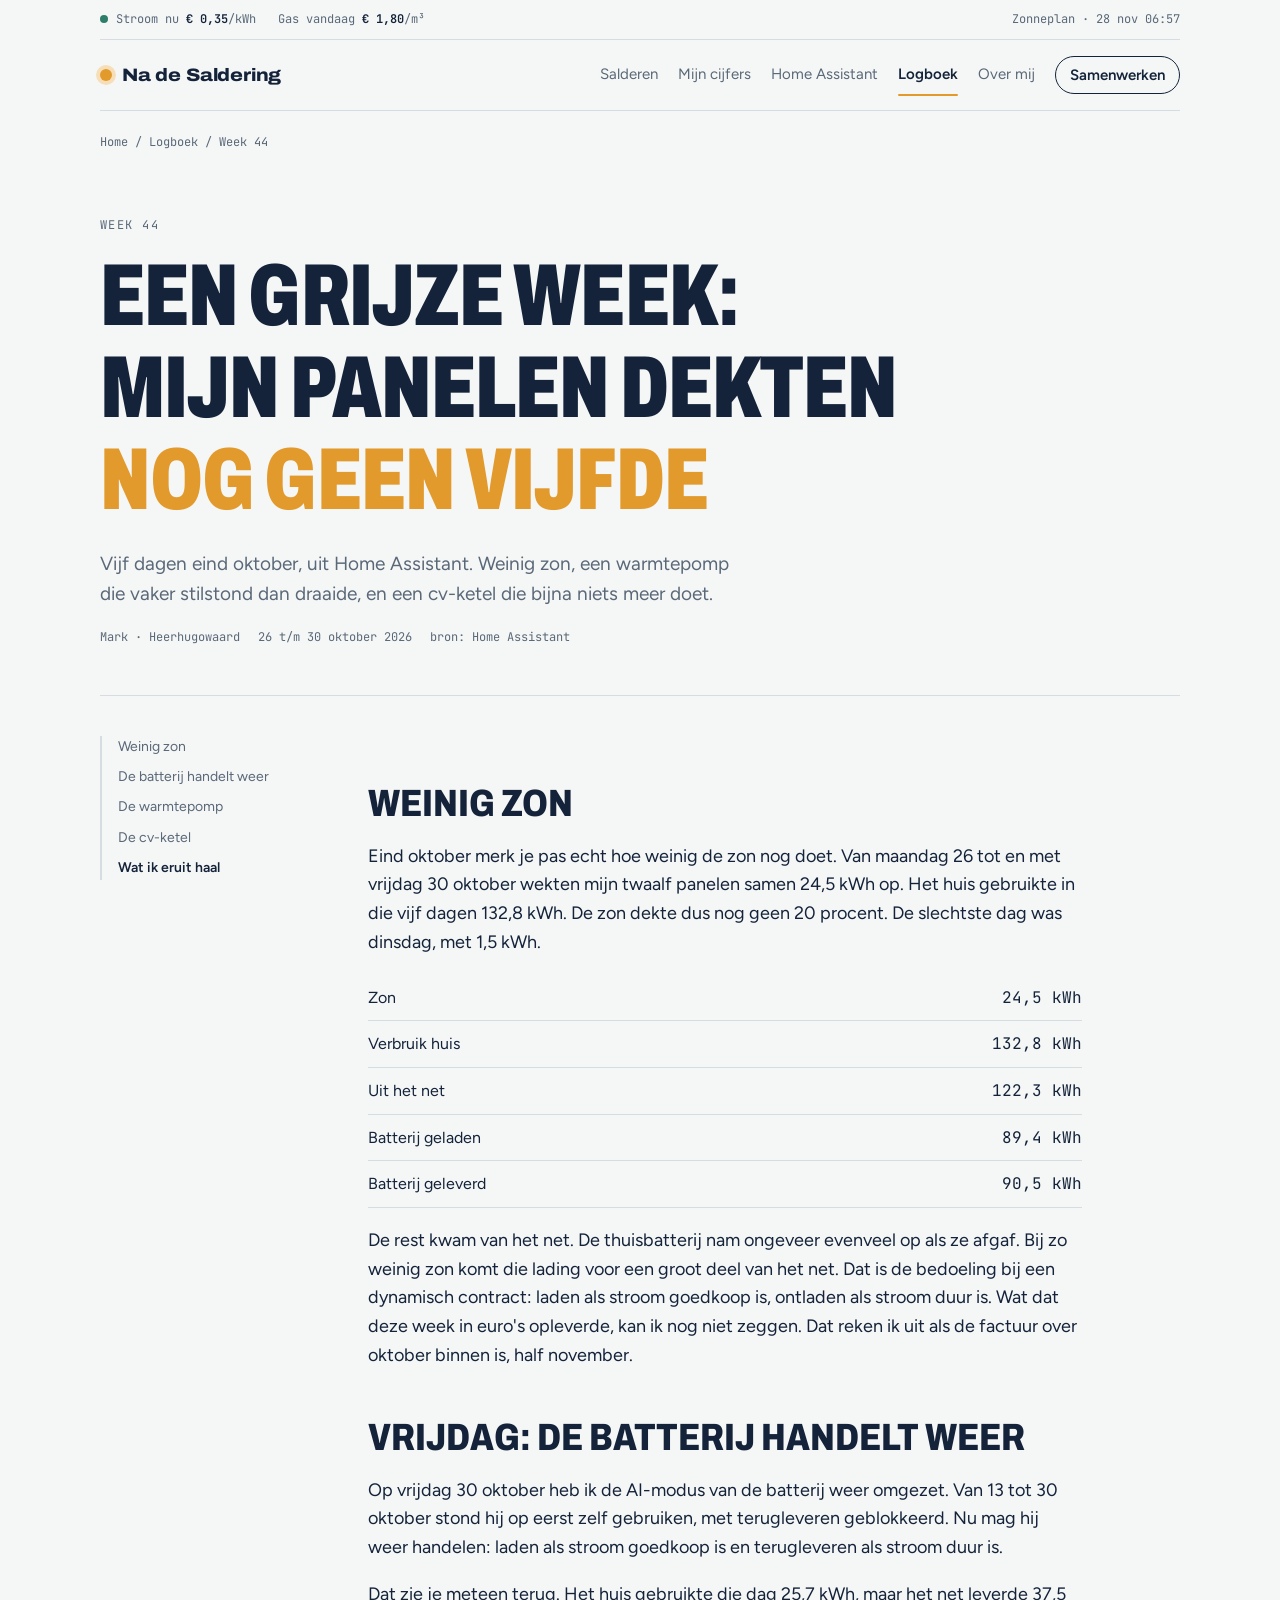
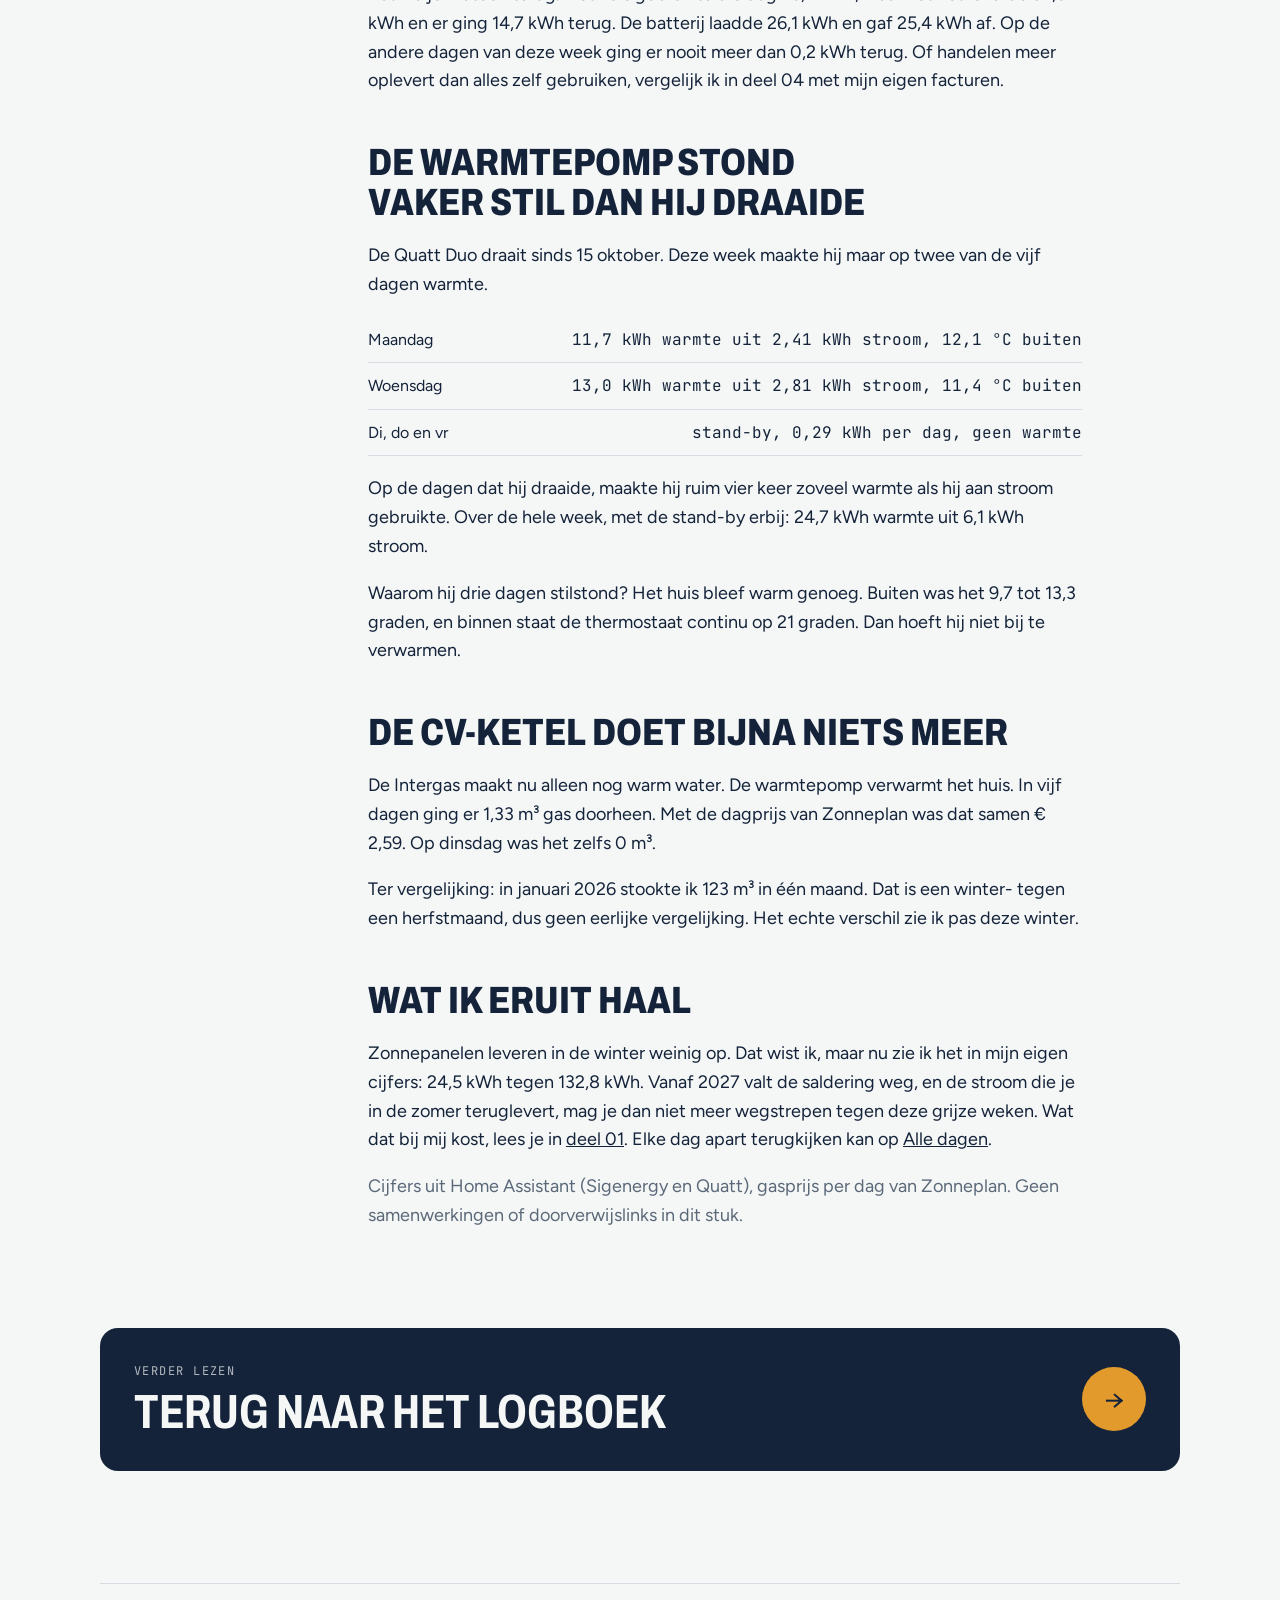
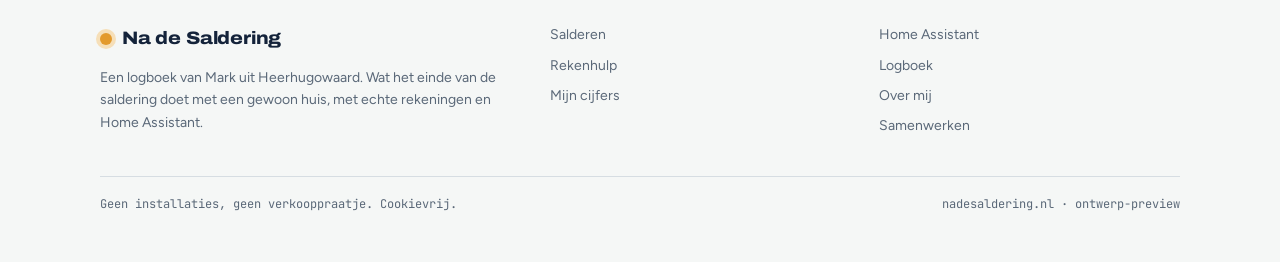
<file: week-2026-44.html>
<!doctype html><html lang="nl"><head><meta charset="utf-8"><meta name="viewport" content="width=device-width,initial-scale=1,viewport-fit=cover"><title>Week 44: Een grijze week: mijn panelen dekten <em>nog geen vijfde</em> · Na de Saldering</title><meta name="description" content="Vijf dagen eind oktober, uit Home Assistant. Weinig zon, een warmtepomp die vaker stilstond dan draaide, en een cv-ketel die bijna niets meer doet."><meta name="claude:viewport-fit-sides" content="cover"><link rel="preconnect" href="https://fonts.googleapis.com"><link rel="preconnect" href="https://fonts.gstatic.com" crossorigin><link rel="stylesheet" href="https://fonts.googleapis.com/css2?family=Archivo:wdth,wght@62..125,400..900&family=Figtree:wght@400;500;600&family=JetBrains+Mono:wght@400;600&display=swap"><link rel="stylesheet" href="style.css"><script>document.documentElement.classList.add("js")</script></head><body><div class="progress" aria-hidden="true"></div><a class="skip" href="#main">Naar de inhoud</a>
<div class="bar"><div class="wrap">
  <div class="ticker mono" aria-label="Prijzen bij mij thuis, momentopname">
    <span><i class="dot"></i>Stroom nu <b>€ 0,35</b>/kWh</span>
    <span>Gas vandaag <b>€ 1,80</b>/m³</span>
    <span class="t-src">Zonneplan · 28 nov 06:57</span>
  </div>
  <header class="top">
    <a class="logo" href="index.html"><i></i>Na de Saldering</a>
    <button class="menu-btn" aria-expanded="false" aria-controls="menu"><span></span>Menu</button>
    <nav class="top-nav" id="menu" aria-label="Hoofdmenu"><a href="salderen.html">Salderen</a><a href="mijn-cijfers.html">Mijn cijfers</a><a href="home-assistant.html">Home Assistant</a><a href="logboek.html" aria-current="page">Logboek</a><a href="over.html">Over mij</a><a href="samenwerken.html">Samenwerken</a></nav>
  </header>
</div></div><div class="wrap"><main id="main"><div class="crumbs"><a href="index.html">Home</a> / <a href="logboek.html">Logboek</a> / Week 44</div><div class="phero" style="grid-template-columns:1fr"><div><div class="eyebrow">Week 44</div><h1>Een grijze week: mijn panelen dekten <em>nog geen vijfde</em></h1><p class="lede">Vijf dagen eind oktober, uit Home Assistant. Weinig zon, een warmtepomp die vaker stilstond dan draaide, en een cv-ketel die bijna niets meer doet.</p><div class="meta-row"><span>Mark · Heerhugowaard</span><span>26 t/m 30 oktober 2026</span><span>bron: Home Assistant</span></div></div></div><section style="padding-top:40px"><div class="art-layout"><nav class="toc" aria-label="In dit deel"><a href="#zon">Weinig zon</a><a href="#vrijdag">De batterij handelt weer</a><a href="#wp">De warmtepomp</a><a href="#gas">De cv-ketel</a><a href="#les">Wat ik eruit haal</a></nav><article class="prose"><h2 id="zon">Weinig zon</h2>
<p>Eind oktober merk je pas echt hoe weinig de zon nog doet. Van maandag 26 tot en met vrijdag 30 oktober wekten mijn twaalf panelen samen 24,5 kWh op. Het huis gebruikte in die vijf dagen 132,8 kWh. De zon dekte dus nog geen 20 procent. De slechtste dag was dinsdag, met 1,5 kWh.</p>
<table><tr><td>Zon</td><td>24,5 kWh</td></tr><tr><td>Verbruik huis</td><td>132,8 kWh</td></tr><tr><td>Uit het net</td><td>122,3 kWh</td></tr><tr><td>Batterij geladen</td><td>89,4 kWh</td></tr><tr><td>Batterij geleverd</td><td>90,5 kWh</td></tr></table>
<p>De rest kwam van het net. De thuisbatterij nam ongeveer evenveel op als ze afgaf. Bij zo weinig zon komt die lading voor een groot deel van het net. Dat is de bedoeling bij een dynamisch contract: laden als stroom goedkoop is, ontladen als stroom duur is. Wat dat deze week in euro's opleverde, kan ik nog niet zeggen. Dat reken ik uit als de factuur over oktober binnen is, half november.</p>
<h2 id="vrijdag">Vrijdag: de batterij handelt weer</h2>
<p>Op vrijdag 30 oktober heb ik de AI-modus van de batterij weer omgezet. Van 13 tot 30 oktober stond hij op eerst zelf gebruiken, met terugleveren geblokkeerd. Nu mag hij weer handelen: laden als stroom goedkoop is en terugleveren als stroom duur is.</p>
<p>Dat zie je meteen terug. Het huis gebruikte die dag 25,7 kWh, maar het net leverde 37,5 kWh en er ging 14,7 kWh terug. De batterij laadde 26,1 kWh en gaf 25,4 kWh af. Op de andere dagen van deze week ging er nooit meer dan 0,2 kWh terug. Of handelen meer oplevert dan alles zelf gebruiken, vergelijk ik in deel 04 met mijn eigen facturen.</p>
<h2 id="wp">De warmtepomp stond vaker stil dan hij draaide</h2>
<p>De Quatt Duo draait sinds 15 oktober. Deze week maakte hij maar op twee van de vijf dagen warmte.</p>
<table><tr><td>Maandag</td><td>11,7 kWh warmte uit 2,41 kWh stroom, 12,1 °C buiten</td></tr><tr><td>Woensdag</td><td>13,0 kWh warmte uit 2,81 kWh stroom, 11,4 °C buiten</td></tr><tr><td>Di, do en vr</td><td>stand-by, 0,29 kWh per dag, geen warmte</td></tr></table>
<p>Op de dagen dat hij draaide, maakte hij ruim vier keer zoveel warmte als hij aan stroom gebruikte. Over de hele week, met de stand-by erbij: 24,7 kWh warmte uit 6,1 kWh stroom.</p>
<p>Waarom hij drie dagen stilstond? Het huis bleef warm genoeg. Buiten was het 9,7 tot 13,3 graden, en binnen staat de thermostaat continu op 21 graden. Dan hoeft hij niet bij te verwarmen.</p>
<h2 id="gas">De cv-ketel doet bijna niets meer</h2>
<p>De Intergas maakt nu alleen nog warm water. De warmtepomp verwarmt het huis. In vijf dagen ging er 1,33 m³ gas doorheen. Met de dagprijs van Zonneplan was dat samen € 2,59. Op dinsdag was het zelfs 0 m³.</p>
<p>Ter vergelijking: in januari 2026 stookte ik 123 m³ in één maand. Dat is een winter- tegen een herfstmaand, dus geen eerlijke vergelijking. Het echte verschil zie ik pas deze winter.</p>
<h2 id="les">Wat ik eruit haal</h2>
<p>Zonnepanelen leveren in de winter weinig op. Dat wist ik, maar nu zie ik het in mijn eigen cijfers: 24,5 kWh tegen 132,8 kWh. Vanaf 2027 valt de saldering weg, en de stroom die je in de zomer teruglevert, mag je dan niet meer wegstrepen tegen deze grijze weken. Wat dat bij mij kost, lees je in <a href="deel-01.html">deel 01</a>. Elke dag apart terugkijken kan op <a href="dagen.html">Alle dagen</a>.</p>
<p class="note">Cijfers uit Home Assistant (Sigenergy en Quatt), gasprijs per dag van Zonneplan. Geen samenwerkingen of doorverwijslinks in dit stuk.</p></article></div></section><section class="end rv"><a class="next" href="logboek.html"><div><div class="eyebrow">Verder lezen</div><h2>Terug naar het logboek</h2></div><span class="arr" aria-hidden="true">→</span></a></section></main><footer class="foot">
  <div><a class="logo" href="index.html"><i></i>Na de Saldering</a>
    <p>Een logboek van Mark uit Heerhugowaard. Wat het einde van de saldering doet met een gewoon huis, met echte rekeningen en Home Assistant.</p></div>
  <div><ul><li><a href="salderen.html">Salderen</a></li><li><a href="salderen.html#rekenhulp">Rekenhulp</a></li><li><a href="mijn-cijfers.html">Mijn cijfers</a></li></ul></div>
  <div><ul><li><a href="home-assistant.html">Home Assistant</a></li><li><a href="logboek.html">Logboek</a></li><li><a href="over.html">Over mij</a></li><li><a href="samenwerken.html">Samenwerken</a></li></ul></div>
  <div class="fine"><span>Geen installaties, geen verkooppraatje. Cookievrij.</span><span>nadesaldering.nl · ontwerp-preview</span></div>
</footer></div><script src="app.js"></script></body></html>
</file>
<file: style.css>
:root{
  --paper:#F5F7F6;      /* koel papierwit */
  --ink:#14233A;        /* inktblauw, meterkast */
  --muted:#5A6878;
  --line:#D6DDE2;
  --sun:#E39A2D;        /* zonnestroom */
  --sun-soft:#F6DFB8;
  --grid:#2F7D6B;       /* goedkoop uur */
  --card:#FFFFFF;
  --f-display:"Archivo","Arial Narrow",system-ui,sans-serif;
  --f-body:"Figtree",system-ui,-apple-system,"Segoe UI",sans-serif;
  --f-mono:"JetBrains Mono",ui-monospace,"SFMono-Regular",Menlo,monospace;
}
@media (prefers-color-scheme: dark){:root:not([data-theme="light"]){
  --paper:#0E1622;--ink:#E7ECF1;--muted:#9AA8B8;--line:#253246;--sun:#F0AE4A;--sun-soft:#3A2E1C;--grid:#4FB39B;--card:#152031;color-scheme:dark}}
:root[data-theme="dark"]{--paper:#0E1622;--ink:#E7ECF1;--muted:#9AA8B8;--line:#253246;--sun:#F0AE4A;--sun-soft:#3A2E1C;--grid:#4FB39B;--card:#152031;color-scheme:dark}

*{box-sizing:border-box}
body{background:var(--paper);color:var(--ink);font-family:var(--f-body);font-size:17px;line-height:1.6;
  padding-left:max(16px,env(safe-area-inset-left,0px));padding-right:max(16px,env(safe-area-inset-right,0px))}
.wrap{max-width:1080px;margin:0 auto}
a{color:inherit}
:focus-visible{outline:2px solid var(--sun);outline-offset:3px}
h1,h2,h3{font-family:var(--f-display);text-wrap:balance;margin:0;line-height:1.05}
.eyebrow{font-family:var(--f-mono);font-size:12px;letter-spacing:.12em;text-transform:uppercase;color:var(--muted)}
.mono{font-family:var(--f-mono);font-variant-numeric:tabular-nums}

/* top */
header.top{display:flex;justify-content:space-between;align-items:center;gap:16px;padding-block:22px;border-bottom:1px solid var(--line)}
.logo{font-family:var(--f-display);font-weight:800;font-stretch:115%;font-size:18px;letter-spacing:-.01em;display:flex;align-items:center;gap:10px}
.logo i{width:12px;height:12px;border-radius:50%;background:var(--sun);box-shadow:0 0 0 4px var(--sun-soft)}
nav.top-nav{display:flex;gap:20px;font-size:15px;color:var(--muted)}
nav.top-nav a{text-decoration:none}
nav.top-nav a:hover{color:var(--ink)}
@media (max-width:640px){nav.top-nav{display:none}}

/* hero */
.hero{display:grid;grid-template-columns:1.05fr 1fr;gap:48px;align-items:center;padding-block:56px 40px}
.hero>*{min-width:0}
.hero h1{font-size:clamp(40px,6.4vw,76px);font-weight:850;font-stretch:72%;letter-spacing:-.01em;text-transform:uppercase}
.hero h1 em{font-style:normal;color:var(--sun)}
.lede{font-size:19px;color:var(--muted);max-width:34em;margin:22px 0 28px}
.meter{display:inline-flex;align-items:stretch;border:1.5px solid var(--ink);border-radius:6px;overflow:hidden;background:var(--card)}
.meter .cell{padding:10px 14px;text-align:center;border-right:1px solid var(--line)}
.meter .cell:last-child{border-right:0}
.meter b{display:block;font-family:var(--f-mono);font-size:30px;font-weight:600;font-variant-numeric:tabular-nums;line-height:1}
.meter span{font-family:var(--f-mono);font-size:10px;letter-spacing:.14em;text-transform:uppercase;color:var(--muted)}
.meter-cap{margin-top:10px;font-size:14px;color:var(--muted)}
@media (max-width:860px){.hero{grid-template-columns:1fr;gap:32px;padding-block:36px 24px}}

/* chart */
.chart{background:var(--card);border:1px solid var(--line);border-radius:14px;padding:18px 18px 14px}
.chart-head{display:flex;justify-content:space-between;gap:12px;align-items:baseline;flex-wrap:wrap}
.chart-head strong{font-family:var(--f-display);font-stretch:90%;font-size:18px}
canvas{display:block;width:100%;height:auto;aspect-ratio:16/10;max-width:100%}
.legend{display:flex;flex-wrap:wrap;gap:8px 18px;font-size:13px;color:var(--muted);margin-top:8px}
.legend i{display:inline-block;width:14px;height:4px;border-radius:2px;margin-right:6px;vertical-align:middle}
.days{display:flex;gap:4px;background:var(--paper);border-radius:999px;padding:3px}
.days button{font:600 12px var(--f-mono);border:0;background:none;color:var(--muted);padding:6px 10px;border-radius:999px;cursor:pointer}
.days button[aria-selected="true"]{background:var(--ink);color:var(--paper)}
.readout{display:flex;align-items:baseline;gap:10px;margin:10px 0 2px;font-size:13px;color:var(--muted)}
.readout b{font-size:26px;color:var(--ink);font-weight:600}
.readout #pgroup.low{color:var(--grid);font-weight:600}
.readout #pgroup.high{color:var(--sun);font-weight:600}
.chips{display:flex;flex-wrap:wrap;gap:8px;margin-top:12px}
.chip{font-family:var(--f-mono);font-size:12px;padding:6px 10px;border-radius:999px;border:1px solid var(--line);color:var(--muted);transition:all .35s}
.chip.on{background:var(--grid);border-color:var(--grid);color:#fff}
.note{font-size:12px;color:var(--muted);margin-top:10px}

/* sections */
section{padding-block:56px;border-top:1px solid var(--line)}
.sec-head{display:grid;grid-template-columns:220px 1fr;gap:24px;margin-bottom:28px}
.sec-head h2{font-size:clamp(28px,4vw,44px);font-weight:800;font-stretch:80%;text-transform:uppercase}
@media (max-width:720px){.sec-head{grid-template-columns:1fr;gap:8px}}

/* before/after */
.compare{display:grid;grid-template-columns:1fr 1fr;gap:0;border:1.5px solid var(--ink);border-radius:14px;overflow:hidden}
.compare>div{padding:26px;min-width:0}
.compare>div+div{border-left:1.5px solid var(--ink);background:var(--sun-soft)}
.compare h3{font-size:22px;font-stretch:90%;margin:6px 0 12px}
.compare ul{margin:0;padding-left:18px;display:grid;gap:8px}
@media (max-width:720px){.compare{grid-template-columns:1fr}.compare>div+div{border-left:0;border-top:1.5px solid var(--ink)}}

/* logbook */
.log{display:grid;gap:14px}
.entry{display:grid;grid-template-columns:120px 1fr auto;gap:24px;align-items:start;padding:22px 24px;background:var(--card);border:1px solid var(--line);border-radius:12px;transition:transform .25s, border-color .25s}
.entry:hover{transform:translateX(4px);border-color:var(--sun)}
.entry>*{min-width:0}
.entry .no{font-family:var(--f-mono);font-size:13px;color:var(--muted)}
.entry h3{font-size:24px;font-stretch:88%;font-weight:750;margin-bottom:6px}
.entry p{margin:0;color:var(--muted)}
.stamp{font-family:var(--f-mono);font-size:11px;letter-spacing:.12em;text-transform:uppercase;border:1.5px solid var(--sun);color:var(--sun);padding:5px 9px;border-radius:4px;transform:rotate(-3deg);white-space:nowrap}
@media (max-width:720px){.entry{grid-template-columns:1fr;gap:8px}.stamp{justify-self:start}}

/* questions */
.qs{display:grid;grid-template-columns:repeat(2,1fr);gap:0;counter-reset:q}
.qs li{list-style:none;padding:18px 0;border-bottom:1px solid var(--line);font-family:var(--f-display);font-stretch:90%;font-size:21px;font-weight:600;padding-right:24px}
.qs li span{display:block;font-family:var(--f-body);font-size:15px;font-weight:400;color:var(--muted);margin-top:4px}
.qs{padding:0;margin:0}
@media (max-width:720px){.qs{grid-template-columns:1fr}}

/* about */
.about{display:grid;grid-template-columns:1fr 1fr;gap:40px}
.about>*{min-width:0}
.about p{margin:0 0 14px;max-width:36em}
.promise{border-left:3px solid var(--grid);padding:4px 0 4px 20px}
.promise h3{font-size:20px;font-stretch:90%;margin-bottom:10px}
.promise ul{margin:0;padding-left:18px;display:grid;gap:6px;color:var(--muted)}
@media (max-width:720px){.about{grid-template-columns:1fr}}

/* my numbers */
.intro{color:var(--muted);max-width:40em;margin:-8px 0 24px}
.tiles{display:grid;grid-template-columns:repeat(4,1fr);gap:12px}
.tile{background:var(--card);border:1px solid var(--line);border-radius:12px;padding:18px;min-width:0}
.tile b{display:block;font-size:clamp(28px,3.6vw,40px);font-weight:600;line-height:1.1;margin:8px 0 4px}
.tile small{font-size:13px;color:var(--muted)}
.tile.sun b{color:var(--sun)}
@media (max-width:820px){.tiles{grid-template-columns:repeat(2,1fr)}}
.bars-card{margin:16px 0 0;background:var(--card);border:1px solid var(--line);border-radius:14px;padding:18px}
.bars{display:grid;grid-template-columns:repeat(12,1fr);gap:6px;height:240px;align-items:end;margin-top:14px;border-bottom:1px solid var(--line)}
.bars .m{display:flex;flex-direction:column;align-items:center;height:100%;min-width:0;position:relative}
.bars .pair{flex:1;display:flex;align-items:flex-end;gap:2px;width:100%;justify-content:center}
.bars .b{width:42%;max-width:16px;border-radius:3px 3px 0 0;height:0;transition:height 1s cubic-bezier(.2,.7,.2,1)}
.bars .b.a{background:var(--ink)}
.bars .b.t{background:var(--sun)}
.bars .lbl{font-family:var(--f-mono);font-size:10px;color:var(--muted);position:absolute;bottom:-20px}
.bars .m:hover .tip,.bars .m:focus .tip{opacity:1}
.tip{position:absolute;bottom:calc(100% - 8px);left:50%;transform:translateX(-50%);background:var(--ink);color:var(--paper);font-family:var(--f-mono);font-size:11px;padding:6px 8px;border-radius:6px;white-space:nowrap;opacity:0;pointer-events:none;transition:opacity .2s;z-index:2}
.bars-card .legend{margin-top:28px}
.bars-card{overflow:hidden}
.bars .m:nth-child(-n+3) .tip{left:0;transform:none}
.bars .m:nth-last-child(-n+3) .tip{left:auto;right:0;transform:none}
.insight{display:grid;grid-template-columns:1.1fr 1fr;gap:28px;margin-top:16px;border:1.5px solid var(--ink);border-radius:14px;padding:26px;background:var(--card)}
.insight>*{min-width:0}
.insight h3{font-size:clamp(22px,2.6vw,30px);font-stretch:85%;margin:8px 0 12px}
.insight p{margin:0;color:var(--muted)}
.sum{background:var(--paper);border-radius:10px;padding:16px 18px;font-size:14px}
.sum>div{display:flex;justify-content:space-between;gap:12px;padding:4px 0}
.sum .tot{border-top:1.5px solid var(--ink);margin-top:4px;padding-top:8px;font-weight:600}
.sum .big span:last-child{color:var(--sun);font-size:22px}
.sum .gap{height:10px}
.sum-note{font-family:var(--f-body);font-size:12px;margin:10px 0 0!important}
@media (max-width:760px){.insight{grid-template-columns:1fr;padding:20px}}
.who{display:grid;grid-template-columns:150px 1fr;gap:24px;align-items:start}
.who>*{min-width:0}
.who img{width:100%;height:auto;border-radius:12px;display:block;filter:saturate(.9)}
.setup{margin:18px 0 0;display:grid;gap:0;border-top:1px solid var(--line)}
.setup div{display:flex;justify-content:space-between;gap:12px;padding:8px 0;border-bottom:1px solid var(--line);font-size:15px}
.setup dt{color:var(--muted)}
.setup dd{margin:0;font-weight:600;text-align:right}
@media (max-width:520px){.who{grid-template-columns:1fr}.who img{max-width:160px}}

/* ticker + home */
.ticker{display:flex;flex-wrap:wrap;gap:6px 22px;align-items:center;font-size:12px;padding:10px 0;color:var(--muted);border-bottom:1px solid var(--line)}
.ticker b{color:var(--ink);font-weight:600}
.ticker .t-src{margin-left:auto}
.ticker .dot{display:inline-block;width:8px;height:8px;border-radius:50%;background:var(--grid);margin-right:8px;vertical-align:0}
@media (prefers-reduced-motion:no-preference){.ticker .dot{animation:pulse 2s ease-in-out infinite}@keyframes pulse{50%{opacity:.3}}}
@media (max-width:520px){.ticker .t-src{margin-left:0}}
.home-grid{display:grid;grid-template-columns:repeat(3,1fr);gap:12px}
.hcard{background:var(--card);border:1px solid var(--line);border-left:4px solid var(--ink);border-radius:10px;padding:16px 18px;min-width:0}
.hcard span{display:block;font-size:14px;color:var(--muted)}
.hcard b{display:block;font-size:clamp(26px,3vw,34px);font-weight:600;margin-top:4px}
.hcard small{font-size:14px;color:var(--muted);font-weight:400}
.hcard.c-sun{border-left-color:var(--sun)}.hcard.c-bat{border-left-color:var(--grid)}
@media (max-width:720px){.home-grid{grid-template-columns:repeat(2,1fr)}}
.selfuse{display:flex;align-items:baseline;gap:12px;flex-wrap:wrap;margin:-4px 0 18px;font-size:15px;color:var(--muted)}
.selfuse b{font-size:28px;color:var(--grid);font-weight:600}

/* month log */
.monthlog{margin-top:16px;background:var(--card);border:1px solid var(--line);border-radius:14px;padding:24px}
.monthlog h3{font-size:clamp(22px,2.6vw,30px);font-stretch:85%;margin-top:8px}
.mrow{display:grid;grid-template-columns:90px 1fr 1fr 70px 1.4fr;gap:14px;padding:12px 0;border-top:1px solid var(--line);font-size:14px;align-items:start}
.mrow>*{min-width:0}
.mhead{font-family:var(--f-mono);font-size:11px;letter-spacing:.1em;text-transform:uppercase;color:var(--muted);border-top:0}
.mrow.pending{color:var(--muted)}
@media (max-width:720px){.mhead{display:none}.mrow{grid-template-columns:1fr 1fr;gap:4px 12px}.mrow>span:first-child,.mrow>span:last-child{grid-column:1/-1}}

/* home assistant */
.inv{display:grid;grid-template-columns:repeat(4,1fr);gap:12px}
.inv-card{background:var(--card);border:1px solid var(--line);border-radius:14px;padding:20px;min-width:0}
.inv-card.big{grid-column:span 2;grid-row:span 2}
.inv-head{display:flex;align-items:center;gap:10px;margin-bottom:12px}
.inv-head h3{font-size:20px;font-stretch:90%}
.inv-ico{width:34px;height:34px;border-radius:10px;background:var(--paper);display:grid;place-items:center;font-size:17px}
.kit{list-style:none;margin:0;padding:0}
.kit li{padding:10px 0;border-top:1px solid var(--line)}
.kit li:first-child{border-top:0}
.kit b{display:block;font-size:16px}
.kit span{font-size:14px;color:var(--muted)}
.tags{list-style:none;margin:0;padding:0;display:flex;flex-wrap:wrap;gap:6px}
.tags li{font-size:13px;padding:5px 10px;border-radius:999px;background:var(--paper);border:1px solid var(--line)}
@media (max-width:900px){.inv{grid-template-columns:1fr 1fr}.inv-card.big{grid-column:1/-1;grid-row:auto}}
@media (max-width:520px){.inv{grid-template-columns:1fr}}
.sub{font-size:clamp(22px,2.6vw,30px);font-stretch:85%;margin:40px 0 16px}
.autos{display:grid;gap:12px}
.auto{display:grid;grid-template-columns:1fr auto 2fr;gap:18px;align-items:start;background:var(--card);border:1px solid var(--line);border-radius:12px;padding:18px 22px}
.auto>*{min-width:0}
.auto .eyebrow{display:block;margin-bottom:4px}
.auto .when{font-family:var(--f-display);font-stretch:90%;font-size:19px;font-weight:650}
.auto .then{color:var(--muted)}
.auto .then b{color:var(--ink)}
.auto .arrow{font-size:24px;color:var(--grid);line-height:1.6}
.auto.todo{border-style:dashed;border-color:var(--sun)}
.auto.todo .arrow{color:var(--sun)}
.receipt{display:flex;justify-content:space-between;gap:10px;flex-wrap:wrap;margin-top:10px;padding:10px 12px;background:var(--paper);border-radius:8px;font-size:12px;color:var(--ink)}
.receipt b{color:var(--grid)}
@media (max-width:720px){.auto{grid-template-columns:1fr;gap:6px}.auto .arrow{transform:rotate(90deg);justify-self:start}}
.timeline{list-style:none;margin:0 0 0 7px;padding:0;border-left:2px solid var(--line)}
.timeline li{position:relative;padding:0 0 18px 24px;display:grid;grid-template-columns:120px 1fr;gap:12px}
.timeline li>*{min-width:0}
.timeline li::before{content:"";position:absolute;left:-8px;top:6px;width:12px;height:12px;border-radius:50%;background:var(--card);border:2px solid var(--grid)}
.timeline li.now::before{background:var(--sun);border-color:var(--sun);box-shadow:0 0 0 5px var(--sun-soft)}
.timeline time{font-family:var(--f-mono);font-size:13px;color:var(--muted);padding-top:2px}
@media (max-width:520px){.timeline li{grid-template-columns:1fr;gap:2px}}

/* battery flows */
.flows{margin-top:16px;background:var(--card);border:1px solid var(--line);border-radius:14px;padding:24px}
.flows-head{display:flex;justify-content:space-between;gap:12px;flex-wrap:wrap;align-items:flex-end;margin-bottom:20px}
.flows-head h3{font-size:clamp(22px,2.6vw,30px);font-stretch:85%;margin-top:8px}
.flow{display:grid;grid-template-columns:150px 1fr;gap:16px;align-items:center;margin-bottom:14px}
.flow>*{min-width:0}
.flow-lbl b{display:block;font-family:var(--f-display);font-size:20px;font-stretch:90%}
.flow-lbl span{font-size:12px;color:var(--muted)}
.stack{display:flex;height:46px;border-radius:8px;overflow:hidden;background:var(--paper)}
.seg{width:0;display:flex;align-items:center;padding:0 10px;overflow:hidden;transition:width 1.1s cubic-bezier(.2,.7,.2,1)}
.seg em{font-style:normal;font-family:var(--f-mono);font-size:12px;white-space:nowrap;color:#fff}
.s-sun{background:var(--sun)}.s-bat{background:var(--grid)}.s-house{background:#6C7FA0}.s-grid{background:var(--ink)}
.s-grid em{color:var(--paper)}.s-sun em{color:#14233A}
.flow-legend{display:flex;flex-wrap:wrap;gap:8px 18px;font-size:13px;color:var(--muted);margin:4px 0 22px}
.flow-legend i{display:inline-block;width:12px;height:12px;border-radius:3px;margin-right:6px;vertical-align:-1px}
.trade{display:grid;grid-template-columns:auto auto 1fr;gap:24px;align-items:center;border-top:1.5px solid var(--ink);padding-top:20px}
.trade>*{min-width:0}
.trade-num b{display:block;font-size:clamp(30px,3.6vw,42px);font-weight:600;color:var(--grid);line-height:1}
.trade-num span{font-size:13px;color:var(--muted);display:block;max-width:12em;margin-top:6px}
.trade p{margin:0;color:var(--muted)}
@media (max-width:820px){.trade{grid-template-columns:1fr 1fr}.trade p{grid-column:1/-1}}
@media (max-width:560px){.seg .w{display:none}.flow{grid-template-columns:1fr;gap:6px}.flows{padding:18px}.seg em{font-size:10px}.seg{padding:0 6px}}

footer{border-top:1px solid var(--line);padding-block:28px 40px;font-size:14px;color:var(--muted);display:flex;justify-content:space-between;gap:16px;flex-wrap:wrap}

/* load motion */
@media (prefers-reduced-motion:no-preference){
  .hero h1,.lede,.meter{animation:rise .8s cubic-bezier(.2,.7,.2,1) both}
  .lede{animation-delay:.1s}.meter{animation-delay:.2s}
  @keyframes rise{from{transform:translateY(14px)}to{transform:none}}
}

/* ===== multi-page additions ===== */
@view-transition{navigation:auto}
html{scroll-behavior:smooth}
@media (prefers-reduced-motion:reduce){html{scroll-behavior:auto}}
body{margin:0}
.skip{position:absolute;left:-9999px}.skip:focus{left:16px;top:8px;background:var(--ink);color:var(--paper);padding:8px 12px;border-radius:6px;z-index:20}

/* header: sticky glass bar with active state + mobile menu */
.bar{position:sticky;top:0;z-index:10;background:color-mix(in srgb,var(--paper) 86%,transparent);backdrop-filter:saturate(1.4) blur(10px);-webkit-backdrop-filter:saturate(1.4) blur(10px);margin-inline:calc(-1 * max(16px,env(safe-area-inset-left,0px)));padding-inline:max(16px,env(safe-area-inset-left,0px))}
.bar .wrap{position:relative}
header.top{padding-block:16px}
.logo{text-decoration:none}
nav.top-nav a{position:relative;padding:6px 0}
nav.top-nav a[aria-current="page"]{color:var(--ink);font-weight:600}
nav.top-nav a[aria-current="page"]::after{content:"";position:absolute;left:0;right:0;bottom:-2px;height:2px;border-radius:2px;background:var(--sun)}
nav.top-nav a::before{content:"";position:absolute;left:0;right:100%;bottom:-2px;height:2px;background:var(--line);transition:right .3s}
nav.top-nav a:hover::before{right:0}
.menu-btn{display:none;border:1.5px solid var(--ink);background:var(--card);color:var(--ink);border-radius:999px;padding:8px 14px;font:600 13px var(--f-mono);cursor:pointer}
.menu-btn span{display:inline-block;width:14px;height:2px;background:currentColor;vertical-align:middle;margin-right:8px;box-shadow:0 -4px 0 currentColor,0 4px 0 currentColor}
@media (max-width:820px){
  .menu-btn{display:inline-block}
  nav.top-nav{display:none;position:absolute;top:100%;left:0;right:0;flex-direction:column;gap:0;background:var(--card);border:1px solid var(--line);border-radius:14px;padding:8px 18px;box-shadow:0 18px 40px rgba(20,35,58,.14)}
  nav.top-nav.open{display:flex}
  nav.top-nav a{padding:14px 0;border-bottom:1px solid var(--line);font-size:17px;color:var(--ink)}
  nav.top-nav a:last-child{border-bottom:0}
  nav.top-nav a::before,nav.top-nav a[aria-current="page"]::after{display:none}
  nav.top-nav a[aria-current="page"]{color:var(--sun)}
}
@media (min-width:821px) and (max-width:980px){nav.top-nav{gap:14px;font-size:14px}}

/* sub-page hero */
.phero{display:grid;grid-template-columns:1.4fr 1fr;gap:48px;align-items:end;padding-block:64px 48px}
.phero>*{min-width:0}
.phero h1{font-size:clamp(40px,7vw,88px);font-weight:850;font-stretch:70%;text-transform:uppercase;letter-spacing:-.01em;margin-top:14px}
.phero h1 em{font-style:normal;color:var(--sun)}
.phero .lede{margin-bottom:0}
.kpi{background:var(--ink);color:var(--paper);border-radius:18px;padding:26px;position:relative;overflow:hidden}
.kpi::after{content:"";position:absolute;right:-60px;top:-60px;width:180px;height:180px;border-radius:50%;background:radial-gradient(circle,var(--sun) 0,transparent 70%);opacity:.45}
.kpi .eyebrow{color:color-mix(in srgb,var(--paper) 70%,transparent)}
.kpi b{display:block;font-family:var(--f-mono);font-size:clamp(40px,5vw,60px);font-weight:600;line-height:1;margin:14px 0 8px;font-variant-numeric:tabular-nums}
.kpi p{margin:0;font-size:15px;color:color-mix(in srgb,var(--paper) 78%,transparent)}
.crumbs{font-family:var(--f-mono);font-size:12px;color:var(--muted);padding-top:22px}
.crumbs a{text-decoration:none}.crumbs a:hover{color:var(--ink)}
@media (max-width:820px){.phero{grid-template-columns:1fr;gap:28px;padding-block:28px 32px}}

/* scroll reveal */
@media (prefers-reduced-motion:no-preference){
  .js .rv{opacity:0;transform:translateY(22px);transition:opacity .7s cubic-bezier(.2,.7,.2,1),transform .7s cubic-bezier(.2,.7,.2,1)}
  .js .rv.in{opacity:1;transform:none}
  .phero h1,.phero .lede,.kpi{animation:rise .8s cubic-bezier(.2,.7,.2,1) both}
  .phero .lede{animation-delay:.1s}.kpi{animation-delay:.2s}
}

/* home: three doors */
.doors{display:grid;grid-template-columns:repeat(3,1fr);gap:14px}
.door{position:relative;display:flex;flex-direction:column;gap:10px;min-height:300px;padding:26px;border-radius:18px;background:var(--card);border:1px solid var(--line);text-decoration:none;overflow:hidden;transition:transform .35s cubic-bezier(.2,.7,.2,1),border-color .35s,box-shadow .35s}
.door:hover{transform:translateY(-6px);border-color:var(--ink);box-shadow:0 22px 40px rgba(20,35,58,.12)}
.door .num{font-family:var(--f-mono);font-size:clamp(38px,4.4vw,54px);font-weight:600;line-height:1;margin-top:auto}
.door h3{font-size:clamp(26px,2.8vw,34px);font-stretch:78%;font-weight:800;text-transform:uppercase}
.door p{margin:0;color:var(--muted);font-size:15px}
.door .go{font-family:var(--f-mono);font-size:13px;display:flex;align-items:center;gap:8px}
.door .go i{display:inline-block;transition:transform .3s}
.door:hover .go i{transform:translateX(6px)}
.door.d-sun .num{color:var(--sun)}.door.d-bat .num{color:var(--grid)}
.door.d-dark{background:var(--ink);color:var(--paper);border-color:var(--ink)}
.door.d-dark p{color:color-mix(in srgb,var(--paper) 75%,transparent)}
.door.d-dark .num{color:var(--sun)}
.door svg{position:absolute;right:-20px;top:-20px;width:140px;height:140px;opacity:.12}
@media (max-width:900px){.doors{grid-template-columns:1fr}.door{min-height:0}}

/* prose (articles + explainers) */
.prose{max-width:42em}
.prose h2{font-size:clamp(26px,3.4vw,38px);font-stretch:82%;font-weight:800;text-transform:uppercase;margin:48px 0 14px}
.prose h3{font-size:22px;font-stretch:90%;margin:28px 0 8px}
.prose p,.prose li{font-size:18px}
.prose ul,.prose ol{padding-left:22px;display:grid;gap:6px}
.prose table{width:100%;border-collapse:collapse;font-size:16px;margin:12px 0}
.prose td{padding:10px 0;border-bottom:1px solid var(--line)}
.prose td:last-child{text-align:right;font-family:var(--f-mono);font-variant-numeric:tabular-nums}
.prose blockquote{margin:24px 0;padding:18px 22px;border-left:4px solid var(--sun);background:var(--card);border-radius:0 12px 12px 0;font-size:19px}
.callout{margin:28px 0;padding:22px 24px;border-radius:14px;background:var(--sun-soft);border:1.5px solid var(--ink)}
.callout p{margin:0}
.callout .eyebrow{color:var(--ink);margin-bottom:6px}
.art-layout{display:grid;grid-template-columns:220px 1fr;gap:48px;align-items:start}
.art-layout>*{min-width:0}
.toc{position:sticky;top:96px;font-size:14px;border-left:2px solid var(--line);padding-left:16px;display:grid;gap:8px}
.toc a{text-decoration:none;color:var(--muted)}
.toc a.on{color:var(--ink);font-weight:600}
.meta-row{display:flex;flex-wrap:wrap;gap:8px 18px;font-family:var(--f-mono);font-size:12px;color:var(--muted);margin-top:18px}
.progress{position:fixed;left:0;top:0;height:3px;background:var(--sun);width:0;z-index:30}
@media (max-width:900px){.art-layout{grid-template-columns:1fr;gap:0}.toc{display:none}}

/* calculator */
.calc{display:grid;grid-template-columns:1fr 1fr;border:1.5px solid var(--ink);border-radius:18px;overflow:hidden;background:var(--card)}
.calc>*{min-width:0}
.calc-in{padding:28px;display:grid;gap:18px;align-content:start}
.calc-out{padding:28px;background:var(--ink);color:var(--paper);display:flex;flex-direction:column;gap:14px}
.calc label{display:grid;gap:6px;font-size:15px;font-weight:600}
.calc label small{font-weight:400;color:var(--muted);font-size:13px}
.field{display:flex;align-items:center;border:1.5px solid var(--line);border-radius:10px;background:var(--paper);overflow:hidden}
.field:focus-within{border-color:var(--ink)}
.field input{flex:1;min-width:0;border:0;background:none;padding:12px 14px;font:600 18px var(--f-mono);color:var(--ink)}
.field input:focus{outline:none}
.field span{padding:0 14px;font:13px var(--f-mono);color:var(--muted)}
.seg-ctl{display:grid;grid-template-columns:1fr 1fr;gap:4px;background:var(--paper);border-radius:12px;padding:4px}
.seg-ctl button{border:0;background:none;padding:10px;border-radius:9px;font:600 14px var(--f-body);color:var(--muted);cursor:pointer}
.seg-ctl button[aria-pressed="true"]{background:var(--ink);color:var(--paper)}
.calc-out .eyebrow{color:color-mix(in srgb,var(--paper) 70%,transparent)}
.calc-out .big{font-family:var(--f-mono);font-size:clamp(48px,6vw,72px);font-weight:600;line-height:1;color:var(--sun);font-variant-numeric:tabular-nums}
.calc-out .row{display:flex;justify-content:space-between;gap:12px;font:14px var(--f-mono);padding:6px 0;border-bottom:1px solid color-mix(in srgb,var(--paper) 18%,transparent)}
.calc-out p{margin:0;font-size:14px;color:color-mix(in srgb,var(--paper) 78%,transparent)}
.gauge{height:10px;border-radius:999px;background:color-mix(in srgb,var(--paper) 15%,transparent);overflow:hidden}
.gauge i{display:block;height:100%;width:0;background:var(--sun);border-radius:999px;transition:width .6s cubic-bezier(.2,.7,.2,1)}
.hide{display:none!important}
@media (max-width:760px){.calc{grid-template-columns:1fr}.calc-in,.calc-out{padding:22px}}

/* steps / tips */
.steps{display:grid;grid-template-columns:repeat(2,1fr);gap:14px;counter-reset:s}
.step{background:var(--card);border:1px solid var(--line);border-radius:14px;padding:22px 22px 22px 70px;position:relative;min-width:0}
.step::before{counter-increment:s;content:counter(s,decimal-leading-zero);position:absolute;left:22px;top:20px;font:600 20px var(--f-mono);color:var(--sun)}
.step h3{font-size:20px;font-stretch:90%;margin-bottom:6px}
.step p{margin:0;color:var(--muted);font-size:15px}
@media (max-width:720px){.steps{grid-template-columns:1fr}}

/* faq */
.faq{border-top:1px solid var(--line)}
.faq details{border-bottom:1px solid var(--line)}
.faq summary{list-style:none;cursor:pointer;padding:20px 40px 20px 0;position:relative;font-family:var(--f-display);font-stretch:90%;font-size:21px;font-weight:650}
.faq summary::-webkit-details-marker{display:none}
.faq summary::after{content:"+";position:absolute;right:4px;top:16px;font:400 26px var(--f-mono);color:var(--sun);transition:transform .3s}
.faq details[open] summary::after{transform:rotate(45deg)}
.faq details p{margin:0 0 20px;color:var(--muted);max-width:44em}

/* next page */
.next{display:flex;justify-content:space-between;align-items:center;gap:20px;padding:34px;border-radius:18px;background:var(--ink);color:var(--paper);text-decoration:none;margin-top:8px;transition:transform .3s}
.next:hover{transform:translateY(-4px)}
.next .eyebrow{color:color-mix(in srgb,var(--paper) 70%,transparent)}
.next h2{font-size:clamp(28px,4vw,48px);font-stretch:75%;text-transform:uppercase;margin-top:6px}
.next .arr{flex:none;width:64px;height:64px;border-radius:50%;background:var(--sun);color:#14233A;display:grid;place-items:center;font-size:28px;transition:transform .3s}
.next:hover .arr{transform:translateX(6px)}
section.end{border-top:0;padding-top:16px}

/* log overview */
a.entry{text-decoration:none;color:inherit}
.entry .go{font-family:var(--f-mono);font-size:13px;color:var(--sun);display:block;margin-top:10px}
.stamp.live{border-color:var(--grid);color:var(--grid)}

/* thermostat dial (warmtepomp) */
.dial{display:grid;grid-template-columns:auto 1fr;gap:28px;align-items:center;padding:26px;border-radius:18px;background:var(--card);border:1px solid var(--line)}
.dial>*{min-width:0}
.dial svg{width:160px;height:160px}
.dial h3{font-size:clamp(22px,2.6vw,30px);font-stretch:85%;margin:6px 0 10px}
.dial p{margin:0;color:var(--muted)}
@media (max-width:560px){.dial{grid-template-columns:1fr}.dial svg{width:140px;height:140px}}

/* footer */
footer.foot{display:grid;grid-template-columns:1.4fr 1fr 1fr;gap:28px;border-top:1px solid var(--line);padding-block:40px 48px;font-size:14px;color:var(--muted);margin-top:56px}
footer.foot .logo{color:var(--ink);margin-bottom:10px}
footer.foot ul{list-style:none;margin:0;padding:0;display:grid;gap:8px}
footer.foot a{text-decoration:none}footer.foot a:hover{color:var(--ink)}
footer.foot .fine{grid-column:1/-1;border-top:1px solid var(--line);padding-top:18px;display:flex;justify-content:space-between;gap:12px;flex-wrap:wrap;font-family:var(--f-mono);font-size:12px}
@media (max-width:720px){footer.foot{grid-template-columns:1fr 1fr}footer.foot>div:first-child{grid-column:1/-1}}

/* chart mode switch + gas facts */
.mode{display:grid;grid-template-columns:1fr 1fr;gap:4px;background:var(--paper);border-radius:12px;padding:4px;margin-bottom:14px}
.mode button{border:0;background:none;padding:9px;border-radius:9px;font:600 14px var(--f-body);color:var(--muted);cursor:pointer;transition:background .25s,color .25s}
.mode button[aria-selected="true"]{background:var(--ink);color:var(--paper)}
.gas-facts{display:grid;grid-template-columns:repeat(3,1fr);gap:8px;margin-top:12px}
.gas-facts>div{background:var(--paper);border-radius:10px;padding:10px 12px;min-width:0}
.gas-facts b{display:block;font-size:20px;font-weight:600}
.gas-facts div:last-child b{color:var(--sun)}
.gas-facts span{font-size:12px;color:var(--muted)}

/* samenwerken */
.offer{display:grid;grid-template-columns:repeat(3,1fr);gap:14px}
.offer-card{background:var(--card);border:1px solid var(--line);border-radius:18px;padding:26px;min-width:0;position:relative;overflow:hidden;transition:transform .35s cubic-bezier(.2,.7,.2,1),border-color .35s}
.offer-card:hover{transform:translateY(-6px);border-color:var(--ink)}
.offer-no{display:block;font-size:44px;font-weight:600;color:var(--sun);line-height:1;margin-bottom:18px}
.offer-card h3{font-size:24px;font-stretch:85%;margin-bottom:8px}
.offer-card p{margin:0;color:var(--muted);font-size:15px}
@media (max-width:860px){.offer{grid-template-columns:1fr}}
.rules{display:grid;grid-template-columns:repeat(2,1fr);gap:0;border:1.5px solid var(--ink);border-radius:18px;overflow:hidden;background:var(--card)}
.rule{padding:24px 26px;border-bottom:1px solid var(--line);min-width:0}
.rule:nth-child(odd){border-right:1px solid var(--line)}
.rule:nth-last-child(-n+2){border-bottom:0}
.rule b{display:flex;align-items:center;gap:10px;font-family:var(--f-display);font-stretch:88%;font-size:21px}
.rule b::before{content:"";width:10px;height:10px;border-radius:50%;background:var(--grid);flex:none}
.rule p{margin:8px 0 0;color:var(--muted);font-size:15px}
@media (max-width:720px){.rules{grid-template-columns:1fr}.rule:nth-child(odd){border-right:0}.rule:nth-last-child(2){border-bottom:1px solid var(--line)}}
.gears{display:grid;grid-template-columns:repeat(3,1fr);gap:14px}
.gear{display:flex;flex-direction:column;gap:6px;background:var(--card);border:1px solid var(--line);border-radius:16px;padding:22px;min-width:0}
.gear h3{font-size:21px;font-stretch:88%}
.gear p{margin:0;color:var(--muted);font-size:15px;flex:1}
.gear-foot{display:flex;justify-content:space-between;align-items:center;gap:10px;margin-top:12px;padding-top:12px;border-top:1px solid var(--line)}
.tag-free{font:11px var(--f-mono);letter-spacing:.08em;text-transform:uppercase;color:var(--grid);border:1px solid var(--grid);border-radius:999px;padding:4px 9px}
.gear-foot a{font:600 14px var(--f-mono);text-decoration:none}
.gear-foot a i{display:inline-block;transition:transform .25s;font-style:normal}
.gear-foot a:hover i{transform:translate(3px,-3px)}
@media (max-width:900px){.gears{grid-template-columns:1fr 1fr}}
@media (max-width:560px){.gears{grid-template-columns:1fr}}
.contact{display:flex;justify-content:space-between;align-items:center;gap:24px;flex-wrap:wrap;padding:34px;border-radius:18px;background:var(--sun-soft);border:1.5px solid var(--ink)}
.contact>div{min-width:0;flex:1 1 320px}
.contact h3{font-size:clamp(24px,3vw,34px);font-stretch:80%;text-transform:uppercase;margin:6px 0 8px}
.contact p{margin:0}
.contact-btn{font:600 14px var(--f-mono);padding:14px 20px;border-radius:999px;border:1.5px dashed var(--ink);color:var(--ink);opacity:.7}
.slide{width:100%;accent-color:var(--sun)}
.prose .calc p,.prose .calc label{font-size:15px}
.prose .calc .big{font-size:clamp(44px,5vw,64px)}

/* nav: samenwerken as pill */
@media (min-width:821px){nav.top-nav a[href="samenwerken.html"]{border:1.5px solid var(--ink);border-radius:999px;padding:6px 14px;color:var(--ink);font-weight:600;transition:background .25s,color .25s}
  nav.top-nav a[href="samenwerken.html"]:hover,nav.top-nav a[href="samenwerken.html"][aria-current="page"]{background:var(--ink);color:var(--paper)}
  nav.top-nav a[href="samenwerken.html"]::before,nav.top-nav a[href="samenwerken.html"]::after{display:none}}
@media (min-width:821px) and (max-width:1040px){nav.top-nav{gap:12px;font-size:14px}}
/* home: suppliers block */
.supplier{display:grid;grid-template-columns:1.3fr 1fr;gap:0;border-radius:20px;overflow:hidden;background:var(--ink);color:var(--paper);position:relative}
.supplier::before{content:"";position:absolute;left:-80px;bottom:-80px;width:260px;height:260px;border-radius:50%;background:radial-gradient(circle,var(--sun) 0,transparent 70%);opacity:.35}
.supplier>*{min-width:0;position:relative}
.sup-text{padding:34px}
.sup-text p{margin:0 0 24px;font-size:18px;color:color-mix(in srgb,var(--paper) 82%,transparent);max-width:34em}
.sup-btn{display:inline-flex;gap:10px;align-items:center;background:var(--sun);color:#14233A;text-decoration:none;font:600 15px var(--f-body);padding:14px 22px;border-radius:999px;transition:transform .25s}
.sup-btn:hover{transform:translateY(-2px)}
.sup-btn i{font-style:normal;transition:transform .25s}.sup-btn:hover i{transform:translateX(4px)}
.sup-list{list-style:none;margin:0;padding:34px;display:grid;gap:0;border-left:1px solid color-mix(in srgb,var(--paper) 15%,transparent);font-size:14px;align-content:center}
.sup-list li{padding:12px 0;border-bottom:1px solid color-mix(in srgb,var(--paper) 15%,transparent);display:flex;gap:14px}
.sup-list li:last-child{border-bottom:0}
.sup-list span{color:var(--sun)}
@media (max-width:760px){.supplier{grid-template-columns:1fr}.sup-list{border-left:0;border-top:1px solid color-mix(in srgb,var(--paper) 15%,transparent);padding:22px 26px}.sup-text{padding:26px}}

/* month log: aligned numbers */
.mrow .v2{display:grid;grid-template-columns:8.5ch 9.5ch;column-gap:12px}
.mrow .v1{display:grid;grid-template-columns:6.5ch}
.mrow .v1 span,.mrow .v2 span{text-align:right;font-variant-numeric:tabular-nums;white-space:nowrap}
.mrow .v2 span:last-child{color:var(--muted)}
.mrow{grid-template-columns:90px 19ch 19ch 7ch 1.4fr}
.mhead span:nth-child(2),.mhead span:nth-child(3){padding-left:0}
@media (max-width:720px){.mrow{grid-template-columns:1fr 1fr}.mrow .v2{grid-template-columns:auto auto;justify-content:start}.mrow .v1{justify-content:start}}
@media (max-width:720px){
  .mrow{grid-template-columns:1fr;gap:4px}
  .mrow .v2{grid-template-columns:6ch 8.5ch 9.5ch;column-gap:10px}
  .mrow .v1{grid-template-columns:6ch 8.5ch;column-gap:10px}
  .mrow .v1::before,.mrow .v2::before{font:11px var(--f-mono);letter-spacing:.06em;text-transform:uppercase;color:var(--muted);align-self:center}
  .mrow>.v2:nth-child(2)::before{content:"Af"}
  .mrow>.v2:nth-child(3)::before{content:"Terug"}
  .mrow>.v1:nth-child(4)::before{content:"Gas"}
  .mrow>span:last-child{margin-top:4px}
}

/* heat: gas vs heat pump */
.heat{border:1.5px solid var(--ink);border-radius:20px;overflow:hidden;background:var(--card)}
.heat-top{display:grid;grid-template-columns:1fr auto 1fr}
.heat-top>*{min-width:0}
.heat-side{padding:28px}
.heat-side.gas{background:var(--sun-soft)}
.heat-side.wp{background:var(--card)}
.heat-vs{display:grid;place-items:center;width:56px;font-size:14px;color:var(--muted);background:linear-gradient(90deg,var(--sun-soft) 50%,var(--card) 50%)}
.heat-price{display:flex;align-items:baseline;gap:10px;flex-wrap:wrap;margin:10px 0 14px}
.heat-price span{font-size:clamp(40px,5vw,60px);font-weight:600;line-height:1;font-variant-numeric:tabular-nums}
.heat-side.wp .heat-price span{color:var(--grid)}
.heat-price small{font:13px var(--f-body);color:var(--muted)}
.heat-bar{height:12px;border-radius:999px;background:color-mix(in srgb,var(--ink) 10%,transparent);overflow:hidden}
.heat-bar i{display:block;height:100%;border-radius:999px;transition:width .6s cubic-bezier(.2,.7,.2,1)}
.gas .heat-bar i{background:var(--sun)}.wp .heat-bar i{background:var(--grid)}
.heat-side p{margin:12px 0 0;font-size:12px;color:var(--muted)}
.heat-side p b{color:var(--ink)}
.heat-verdict{display:flex;align-items:baseline;gap:14px;flex-wrap:wrap;padding:22px 28px;background:var(--ink);color:var(--paper)}
.heat-verdict b{font:600 clamp(36px,4.6vw,56px) var(--f-mono);color:var(--sun);line-height:1;font-variant-numeric:tabular-nums}
.heat-verdict span{font-family:var(--f-display);font-stretch:85%;font-size:clamp(20px,2.4vw,28px);font-weight:700;text-transform:uppercase}
.heat.gas-wins .heat-verdict b{color:#F28C6B}
.heat-ctl{display:grid;grid-template-columns:1.3fr 1fr;gap:24px;padding:24px 28px;border-bottom:1px solid var(--line);align-items:end}
.heat-ctl>*{min-width:0}
.heat-ctl label{display:grid;gap:12px}
.seg-ctl.three{grid-template-columns:repeat(3,1fr)}
.seg-ctl.three button{font-size:13px;padding:10px 6px}
.heat-jan{display:grid;grid-template-columns:1fr auto;gap:24px;align-items:center;padding:24px 28px}
.heat-jan>*{min-width:0}
.heat-jan p{margin:6px 0 0;color:var(--muted)}
.jan-nums{display:flex;gap:28px}
.jan-nums span{display:block;font-size:12px;color:var(--muted)}
.jan-nums b{font-size:clamp(28px,3.4vw,40px);font-weight:600;font-variant-numeric:tabular-nums}
.jan-nums div:first-child b{color:var(--sun)}.jan-nums div:last-child b{color:var(--grid)}
.heat>.note{padding:0 28px 24px;margin:0}
@media (max-width:760px){.heat-top{grid-template-columns:1fr}.heat-vs{width:auto;height:36px;background:linear-gradient(180deg,var(--sun-soft) 50%,var(--card) 50%)}.heat-side,.heat-ctl,.heat-jan,.heat-verdict{padding:20px}.heat-ctl,.heat-jan{grid-template-columns:1fr}.heat>.note{padding:0 20px 20px}}
.prose .heat p,.prose .heat label{font-size:14px}

/* HA hub diagram */
.hub-wrap{display:grid;grid-template-columns:1fr 280px 1fr;gap:0;align-items:center;position:relative}
.hub-wrap>*{min-width:0}
.hub-col{display:grid;gap:14px;position:relative;z-index:1}
.node{display:grid;grid-template-columns:44px 1fr;gap:4px 14px;align-items:center;background:var(--card);border:1px solid var(--line);border-radius:16px;padding:16px 18px;position:relative;transition:transform .3s cubic-bezier(.2,.7,.2,1),border-color .3s,box-shadow .3s}
.node:hover{transform:translateY(-3px);border-color:var(--ink);box-shadow:0 14px 30px rgba(20,35,58,.1)}
.node>div{min-width:0}
.node h3{font-size:18px;font-stretch:90%;font-weight:700;line-height:1.15}
.node p{margin:3px 0 0;font-size:13.5px;color:var(--muted);line-height:1.4}
.node .role{grid-column:2;justify-self:start;font:600 10.5px var(--f-mono);letter-spacing:.1em;text-transform:uppercase;padding:3px 8px;border-radius:999px;margin-top:6px}
.node-ico{width:44px;height:44px;border-radius:12px;display:grid;place-items:center;background:var(--paper);color:var(--ink);grid-row:span 2}
.node-ico svg{width:24px;height:24px}
.r-ctl .node-ico{background:color-mix(in srgb,var(--grid) 14%,transparent);color:var(--grid)}
.r-price .node-ico{background:var(--sun-soft);color:#B06F10}
.r-meet .node-ico{background:color-mix(in srgb,#6C7FA0 18%,transparent);color:#4D6185}
.r-ctl .role{background:var(--grid);color:#fff}
.r-price .role{background:var(--sun);color:#14233A}
.r-meet .role{background:#6C7FA0;color:#fff}
/* connector lines toward the hub */
.node::after{content:"";position:absolute;top:50%;height:2px;width:44px;background:repeating-linear-gradient(90deg,var(--line) 0 6px,transparent 6px 10px);background-size:20px 2px}
.left .node::after{left:100%}
.right .node::after{right:100%}
@media (prefers-reduced-motion:no-preference){.node::after{animation:flow 1s linear infinite}.right .node::after{animation-direction:reverse}@keyframes flow{to{background-position:20px 0}}}
.r-ctl::after{background-image:repeating-linear-gradient(90deg,var(--grid) 0 6px,transparent 6px 10px)!important}
.r-price::after{background-image:repeating-linear-gradient(90deg,var(--sun) 0 6px,transparent 6px 10px)!important}
.r-meet::after{background-image:repeating-linear-gradient(90deg,#6C7FA0 0 6px,transparent 6px 10px)!important}
.hub{display:grid;justify-items:center;gap:16px;padding:0 44px;position:relative;z-index:2}
.hub-core{width:196px;height:196px;border-radius:50%;background:var(--ink);color:var(--paper);display:grid;place-items:center;align-content:center;gap:6px;text-align:center;position:relative;box-shadow:0 0 0 10px color-mix(in srgb,var(--ink) 8%,transparent),0 0 0 22px color-mix(in srgb,var(--ink) 4%,transparent)}
@media (prefers-reduced-motion:no-preference){.hub-core::before{content:"";position:absolute;inset:-10px;border-radius:50%;border:2px solid var(--sun);opacity:0;animation:ping 3s cubic-bezier(.2,.7,.2,1) infinite}@keyframes ping{0%{transform:scale(.92);opacity:.7}100%{transform:scale(1.25);opacity:0}}}
.hub-ico{width:46px;height:46px;border-radius:14px;background:var(--sun);color:#14233A;display:grid;place-items:center}
.hub-ico svg{width:28px;height:28px}
.hub-core b{font-family:var(--f-display);font-stretch:85%;font-size:21px;line-height:1.05}
.hub-core .mono{font-size:10.5px;color:color-mix(in srgb,var(--paper) 65%,transparent)}
.hub-stats{display:grid;grid-template-columns:1fr 1fr;gap:8px;width:100%}
.hub-stats div{background:var(--card);border:1px solid var(--line);border-radius:12px;padding:10px;text-align:center}
.hub-stats b{display:block;font-size:24px;font-weight:600}
.hub-stats span{font-size:10.5px;color:var(--muted)}
.hub-legend{display:flex;flex-wrap:wrap;gap:8px 22px;justify-content:center;margin-top:22px;font-size:12px;color:var(--muted)}
.hub-legend i{display:inline-block;width:18px;height:3px;border-radius:2px;margin-right:8px;vertical-align:middle}
.hub-legend .r-ctl{background:var(--grid)}.hub-legend .r-price{background:var(--sun)}.hub-legend .r-meet{background:#6C7FA0}
@media (max-width:1000px){
  .hub-wrap{grid-template-columns:1fr;gap:14px}
  .hub{order:-1;padding:0 0 10px}
  .hub-stats{max-width:320px}
  .hub-col{padding-left:22px;border-left:2px dashed var(--line);margin-left:10px}
  .node::after{left:auto!important;right:100%!important;width:22px;animation:none!important}
}
/* other groups */
.grps{display:grid;grid-template-columns:repeat(4,1fr);gap:14px}
.grp{background:var(--card);border:1px solid var(--line);border-radius:16px;padding:20px;min-width:0}
.grp-head{display:grid;grid-template-columns:44px 1fr;gap:2px 12px;align-items:center;margin-bottom:12px}
.grp-head .node-ico{grid-row:span 2}
.grp-head h3{font-size:18px;font-stretch:90%;line-height:1.1}
.grp-n{font-size:11px;color:var(--muted)}
.grp-list{list-style:none;margin:0;padding:0}
.grp-list li{position:relative;padding:8px 0 8px 18px;border-top:1px solid var(--line);font-size:14.5px}
.grp-list li::before{content:"";position:absolute;left:2px;top:15px;width:6px;height:6px;border-radius:50%;background:var(--grid)}
@media (max-width:1000px){.grps{grid-template-columns:1fr 1fr}}
@media (max-width:560px){.grps{grid-template-columns:1fr}}
.hub{align-self:stretch;place-items:center;align-content:center}
.bus{position:absolute;top:calc(100%/6);bottom:calc(100%/6);width:2px;background:repeating-linear-gradient(180deg,var(--line) 0 6px,transparent 6px 10px)}
.bus.l{left:0}.bus.r{right:0}
.stub{position:absolute;top:50%;height:2px;width:44px;background:repeating-linear-gradient(90deg,var(--ink) 0 6px,transparent 6px 10px);opacity:.35}
.stub.l{left:0}.stub.r{right:0}
.hub-stats{grid-template-columns:repeat(3,1fr);max-width:560px;margin:26px auto 0}
@media (max-width:1000px){.bus,.stub{display:none}.hub-stats{max-width:none;margin-top:16px}}
@media (min-width:1001px){.node::after{width:22px}.bus.l{left:22px}.bus.r{right:22px}.stub{width:22px}.stub.l{left:22px}.stub.r{right:22px}}
/* zelfde maand vorig jaar */
.yoy-wrap .intro{max-width:720px;margin-bottom:20px}
.yoy{display:grid;grid-template-columns:repeat(auto-fit,minmax(280px,1fr));gap:16px}
.ycard{background:var(--card);border:1px solid var(--line);border-radius:14px;padding:22px}
.ycard.pending{color:var(--muted)}
.yhead{display:flex;justify-content:space-between;align-items:baseline;gap:12px;margin-bottom:12px}
.yhead h3{font-size:clamp(20px,2.2vw,26px);font-stretch:85%}
.yhead .mono{font-size:12px;color:var(--muted)}
.yrow{display:grid;grid-template-columns:minmax(0,1fr) auto auto auto;column-gap:14px;padding:9px 0;border-top:1px solid var(--line);font-size:14px;align-items:baseline}
.yrow>*:not(:first-child){text-align:right;font-variant-numeric:tabular-nums;white-space:nowrap;min-width:7ch}
.yrow.yh{border-top:0;padding-top:0;font:11px var(--f-mono);letter-spacing:.06em;text-transform:uppercase;color:var(--muted)}
.yrow span.mono:nth-child(2){color:var(--muted)}
.yrow b{font-weight:600}
.yrow b.good{color:var(--grid)}
.yrow b.up,.yrow b.down{color:var(--ink)}
.yrow.ytot{border-top:2px solid var(--ink)}
.ycard p{font-size:13px;margin-top:12px}
@media (max-width:420px){.yrow{grid-template-columns:repeat(3,auto);justify-content:space-between;row-gap:2px;font-size:13px}.yrow>span:first-child{grid-column:1/-1}.yrow>*:not(:first-child){text-align:left}.yrow>*:last-child{text-align:right}.yrow.yh>span:first-child{display:none}}
a.contact-btn{border-style:solid;opacity:1;background:var(--ink);color:var(--paper);text-decoration:none;display:inline-block}a.contact-btn:hover{opacity:.85}

.eflow{display:flex;align-items:flex-start;background:var(--card);border:1px solid var(--line);border-radius:14px;padding:22px 18px 18px}
.enode{flex:0 0 auto;width:92px;display:flex;flex-direction:column;align-items:center;text-align:center;gap:4px;min-width:0}
.enode svg{width:52px;height:52px;fill:none;stroke:currentColor;stroke-width:2.2;stroke-linecap:round;stroke-linejoin:round;padding:8px;border-radius:50%;background:var(--paper);box-sizing:content-box}
.enode span{font-family:var(--f-mono);font-size:11px;letter-spacing:.12em;text-transform:uppercase;color:var(--muted);margin-top:4px}
.enode b{font-size:18px;font-weight:600;line-height:1.25;display:flex;flex-direction:column}
.enode b em{font-style:normal;white-space:nowrap}
.enode b em+em{font-size:13px;color:var(--muted);font-weight:500}
.enode small{font-size:11px;color:var(--muted);font-weight:400}
.n-sun{color:var(--sun)}.n-sun circle{fill:var(--sun-soft)}
.n-bat{color:var(--grid)}.n-bat .fill{stroke-width:3}
.n-home,.n-net{color:var(--ink)}
.enode b{color:var(--ink)}
.econn{flex:1 1 auto;min-width:10px;height:4px;margin-top:33px;border-radius:2px;
  background-image:radial-gradient(circle,currentColor 1.6px,transparent 1.8px);background-size:10px 4px;background-repeat:repeat-x;opacity:.9}
.econn.c-sun{color:var(--sun)}.econn.c-bat{color:var(--grid)}.econn.c-net{color:var(--muted)}
@media (prefers-reduced-motion:no-preference){.econn{animation:eflow 1s linear infinite}.econn.rev{animation-direction:reverse}@keyframes eflow{to{background-position:10px 0}}}
.eheat{display:grid;grid-template-columns:1fr 1fr;gap:16px;margin-top:16px}
.eapp{display:grid;grid-template-columns:150px minmax(0,1fr);gap:18px;align-items:center;background:var(--card);border:1px solid var(--line);border-radius:14px;padding:18px}
.eapp .ill{width:100%;height:auto}
.ill .body{fill:var(--paper);stroke:var(--line);stroke-width:2}
.ill .grill{fill:none;stroke:var(--muted);stroke-width:1.6}
.ill .hub{fill:var(--muted)}
.ill .panel{fill:#14233A}
.ill .lcd{fill:var(--sun);font:600 13px var(--f-mono);text-anchor:middle}
.ill .lcd.lab{fill:#F5F7F6;font-size:9px;letter-spacing:.12em;opacity:.75}
.ill .tank{fill:var(--sun-soft);stroke:var(--sun);stroke-width:2}
.ill .coil{fill:none;stroke:var(--sun);stroke-width:2}
.ill .pipe{stroke:var(--muted);stroke-width:4;stroke-linecap:round}
.estat{display:grid;gap:8px;margin:10px 0 0}
.estat div{display:flex;justify-content:space-between;gap:12px;border-bottom:1px solid var(--line);padding-bottom:6px}
.estat dt{font-size:14px;color:var(--muted)}
.estat dd{margin:0;font-weight:600;white-space:nowrap}
@media (max-width:860px){.eheat{grid-template-columns:1fr}}
@media (max-width:520px){.eflow{padding:16px 8px 14px}.enode{width:60px}.enode svg{width:34px;height:34px;padding:7px}.econn{margin-top:24px;min-width:4px;background-size:7px 4px}.enode b{font-size:14px}.enode b em+em{font-size:11px}.enode span{font-size:10px;letter-spacing:.06em}
  .eapp{grid-template-columns:1fr;gap:10px;padding:14px}.eapp .ill{max-width:200px;max-height:96px;justify-self:center}}

.eapp{display:block;background:var(--card);border:1px solid var(--line);border-radius:14px;padding:16px 18px 18px}
.eapp-hd{display:flex;justify-content:space-between;gap:12px;align-items:baseline;font-family:var(--f-mono);font-size:12px;letter-spacing:.12em;text-transform:uppercase;color:var(--muted);margin-bottom:8px}
.eapp-hd span+span{font-size:11px;letter-spacing:.04em;text-transform:none}
.eapp .qhp,.eapp .qbat{display:block;width:100%;height:auto;max-height:230px}
.qlb{font:700 9px var(--f-mono);letter-spacing:.08em}.qlcd{font:700 22px var(--f-mono)}.qun{font-size:12px}.qbrand{font:700 8px var(--f-body);fill:#3a4150;letter-spacing:.12em}
.eapp.on .qfan{animation:qspin 1.1s linear infinite}@keyframes qspin{to{transform:rotate(360deg)}}
@media (prefers-reduced-motion:reduce){.eapp.on .qfan{animation:none}}
.qrow{display:grid;grid-template-columns:repeat(3,1fr);gap:8px;margin-top:12px;text-align:center}
.qst span{display:block;font-size:13px;color:var(--muted)}
.qst b{display:block;font-size:20px;font-weight:600;margin-top:2px;white-space:nowrap}
.qst b.c-sun{color:var(--sun)}.qst b.c-grid{color:var(--grid)}
@media (max-width:520px){.qst b{font-size:16px}.eapp{padding:14px}.eapp .qbat{max-height:170px}}
</file>
